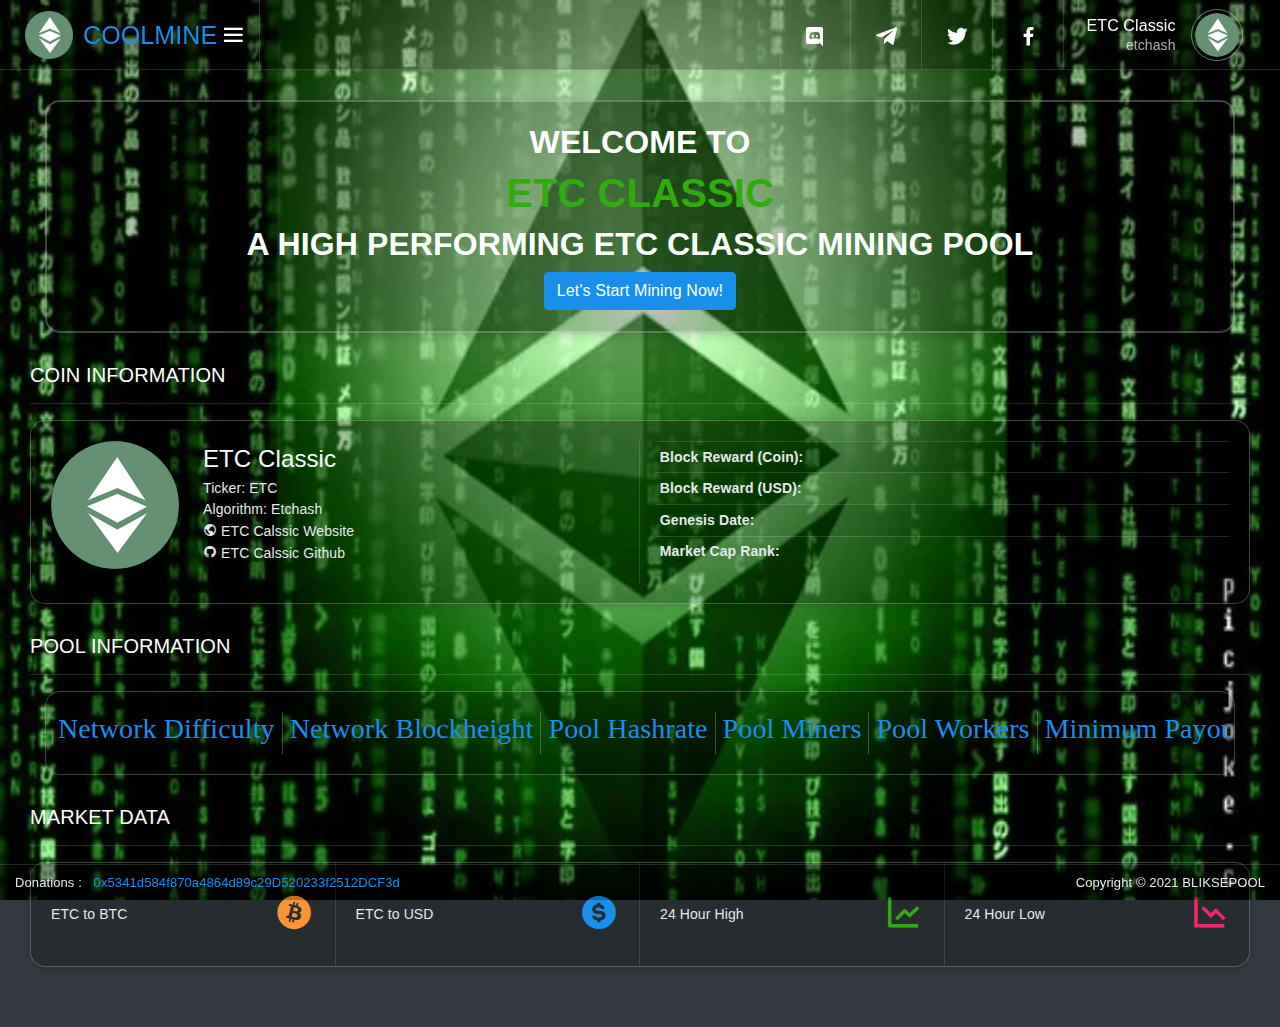
<file: etc.coolmine.com/index.html>
<!DOCTYPE html>
<html lang="en">

<!-- Mirrored from etc.etc.coolmine.com/index.html by HTTrack Website Copier/3.x [XR&CO'2014], Tue, 18 Jan 2022 13:08:48 GMT -->
<head>
	<meta charset="utf-8" />
	<meta name="viewport" content="width=device-width, initial-scale=1, shrink-to-fit=no" />
	<title>Ethereum Classic</title>
	<link rel="icon" href="assets/images/favicon-32x32.png" type="image/png" />
	<link href="assets/plugins/chartist/chartist.css" rel="stylesheet" />
	<link href="assets/plugins/simplebar/css/simplebar.css" rel="stylesheet" />
	<link href="assets/plugins/perfect-scrollbar/css/perfect-scrollbar.css" rel="stylesheet" />
	<link href="assets/plugins/metismenu/css/metisMenu.min.css" rel="stylesheet" />
	<link rel="stylesheet" href="assets/css/bootstrap.min.css" />
	<link rel="stylesheet" href="assets/css/icons.css" />
	<link rel="stylesheet" href="assets/css/app.css" />
</head>
<body class="bg-theme bg-theme8" onhashchange="loadStatsPage()">
	<div class="wrapper">
		<header class="top-header">
			<nav class="navbar navbar-expand">
				<div class="sidebar-header">
					<div class="d-none d-lg-flex">
						<img src="assets/images/logo-icon.png" class="logo-icon-2" alt="" />
					</div>
					<div>
						<h4 class="d-none d-lg-flex logo-text text-info">COOL<span class="text-white"></span><span class="text-info">MINE</span></h4>
					</div>
					<a href="#" class="toggle-btn ml-lg-auto"> <i class="bx bx-menu"></i>
					</a>
				</div>
				<div class="right-topbar ml-auto">
					<ul class="navbar-nav">
						<li class="nav-item dropdown dropdown-lg">
							<a class="nav-link dropdown-toggle dropdown-toggle-nocaret position-relative" href="https://discord.gg/" target='_blank'>
								<i class="bx bxl-discord vertical-align-middle"></i>
							</a>
						</li>
						<li class="nav-item dropdown dropdown-lg">
							<a class="nav-link dropdown-toggle dropdown-toggle-nocaret position-relative" href="https://t.me/" target='_blank'>
								<i class="bx bxl-telegram vertical-align-middle"></i>
							</a>
						</li>
						<li class="nav-item dropdown dropdown-lg">
							<a class="nav-link dropdown-toggle dropdown-toggle-nocaret position-relative" href="https://twitter.com/" target='_blank'>
								<i class="bx bxl-twitter vertical-align-middle"></i>
							</a>
						</li>
						<li class="nav-item dropdown dropdown-lg">
							<a class="nav-link dropdown-toggle dropdown-toggle-nocaret position-relative" href="https://www.facebook.com/" target='_blank'>
								<i class="bx bxl-facebook vertical-align-middle"></i>
							</a>
						</li>
						<li class="nav-item dropdown dropdown-user-profile">
							<a class="nav-link dropdown-toggle dropdown-toggle-nocaret" href="#" data-toggle="dropdown">
								<div class="media user-box align-items-center">
									<div class="media-body user-info">
										<p class="user-name mb-0">ETC Classic</p>
										<p class="designattion mb-0">etchash</p>
									</div>
									<img src="assets/images/etc.png" class="user-img" alt="user avatar">
								</div>
							</a>
						</li>
					</ul>
				</div>
			</nav>
		</header>
		<div class="nav-container">
			<div class="mobile-topbar-header">
				<div class="">
					<img src="assets/images/logo-icon.png" class="logo-icon-2" alt="" />
				</div>
				<div>
					<h4 class="d-none d-lg-flex logo-text text-info">COOL<span class="text-white"></span><span class="text-info">POOL </span></h4>
				</div>
				<a href="#" class="toggle-btn ml-auto"> <i class="bx bx-menu"></i>
				</a>
			</div>
			<nav class="topbar-nav">
				<ul class="metismenu" id="menu">
					<li>
						<a href="index.html">
							<div class="parent-icon text-info"><i class="bx bx-home-alt"></i></div>
							<div class="menu-title text-info">Home</div>
						</a></center>
					</li>
					<li>
						<a href="stats.html">
							<div class="parent-icon"><i class='bx bx-bar-chart-square'></i></div>
							<div class="menu-title">Statistics</div>
						</a>
					</li>
					<li>
						<a href="dashboard.html">
							<div class="parent-icon"><i class="bx bx-tachometer"></i></div>
							<div class="menu-title">Dashboard</div>
						</a>
					</li>
					<li>
						<a href="miners.html">
							<div class="parent-icon"><i class="bx bx-group"></i></div>
							<div class="menu-title">Miners</div>
						</a>
					</li>
					<li>
						<a href="blocks.html">
							<div class="parent-icon"><i class="bx bx-cube-alt"></i></div>
							<div class="menu-title">Blocks</div>
						</a>
					</li>
					<li>
						<a href="payments.html">
							<div class="parent-icon"><i class="bx bx-dollar-circle"></i></div>
							<div class="menu-title">Payments</div>
						</a>
					</li>
					<li>
						<a href="connect.html">
							<div class="parent-icon"> <i class="bx bx-plug"></i></div>
							<div class="menu-title">Get Connected</div>
						</a>
					</li>
					<li>
						<a href="faq.html">
							<div class="parent-icon"><i class="bx bx-help-circle"></i></div>
							<div class="menu-title">FAQ</div>
						</a>
					</li>
				</ul>
			</nav>
		</div>
		<div class="page-wrapper">
			<div class="page-content-wrapper">
				<div class="page-content">
					<div class="col-12">
						<div class="card radius-15 b-2">
							<div class="box-body"><br>
								<h2 class="text-center font-weight-bold">WELCOME TO</h1>
								<h1 class="text-center font-weight-bold text-info"><span class="text-white"></span><span class="text-info"></span><span class="text-success"> ETC CLASSIC</span></h1>
								<h2 class="text-center font-weight-bold">A HIGH PERFORMING ETC CLASSIC MINING POOL</h2>
								<div class="row">
									<div class="col-12">
										<div class="text-center mt-15 mb-25">
											<a href="connect.html" class="btn btn-info mx-auto">Let's start mining now!</a>
										</div>
									</div>
								</div><br>
							</div>
						</div>
					</div>
					<h5 class="mb-0 text-uppercase">Coin Information</h5>
					<hr>
					<div class="user-profile-page">
						<div class="card radius-15 b-1">
							<div class="card-body">
								<div class="row">
									<div class="col-12 col-lg-6 border-right">
										<div class="d-md-flex align-items-center">
											<div class="mb-md-0 mb-3">
												<img src="assets/images/etc.png" class="rounded-circle shadow" width="128" height="128" alt="" />
											</div>
											<div class="ml-md-4 flex-grow-1">
												<div class="d-flex align-items-center mb-1">
													<h4 class="mb-0">ETC Classic</h4>
												</div>
												<p class="mb-0">Ticker: ETC</p>
												<p class="mb-0">Algorithm: Etchash</p>
												<p class="mb-0"><a href="https://ravnecoin.org/" target='_blank'><i class='bx bx-world'></i> ETC Calssic Website</a></p>
												<p class="mb-0"><a href="https://github.com/" target='_blank'><i class='bx bxl-github'></i> ETC Calssic Github</a></p>
											</div>
										</div>
									</div>
									<div class="col-12 col-lg-6">
										<table class="table table-sm table-borderless table-striped mt-md-0 mt-3">
											<tbody>
												<tr>
													<th>Block Reward (Coin):</th>
													<td id="lastBlockReward"></td>
												</tr>
												<tr>
													<th>Block Reward (USD):</th>
													<td id="blockToUSD"></td>
												</tr>
												<tr>
													<th>Genesis Date:</th>
													<td id="genesisDate"></td>
												</tr>
												<tr>
													<th>Market Cap Rank:</th>
													<td id="marketCap"></td>
												</tr>
											</tbody>
										</table>
									</div>
								</div>
							</div>
						</div>
					</div>
					<h5 class="mb-0 text-uppercase">Pool Information</h5>
					<hr>
					<div class="col-12">
						<div class="card radius-15 b-1">
							<div class="card-body">
								<div class="row">
									<ul id="webticker">
										<li class="br-1"><h3 class="mx-15 text-info"> Network Hashrate <span class="text-white"><div id="networkHashrateTicker"></div></span></h3></li>
										<li class="br-1"><h3 class="mx-15 text-info"> Network Difficulty <span class="text-white"><div id="networkDifficultyTicker"></div></span></h3></li>
										<li class="br-1"><h3 class="mx-15 text-info"> Network Blockheight <span class="text-white"><div id="blockchainHeightTicker"></div></span></h3></li>
										<li class="br-1"><h3 class="mx-15 text-info"> Pool Hashrate <span class="text-white"><div id="poolHashrateTicker"></div></span></h3></li>
										<li class="br-1"><h3 class="mx-15 text-info"> Pool Miners <span class="text-white"><div id="poolMinersTicker"></div></span></h3></li>
										<li class="br-1"><h3 class="mx-15 text-info"> Pool Workers <span class="text-white"><div id="poolWorkersTicker"></div></span></h3></li>
										<li class="br-1"><h3 class="mx-15 text-info"> Minimum Payout <span class="text-white"><div id="minPaymentTicker"></div></span></h3></li>
										<li class="br-1"><h3 class="mx-15 text-info"> Payout Scheme <span class="text-white"><div id="payoutShemeTicker"></div></span></h3></li>
										<li class="br-1"><h3 class="mx-15 text-info"> Payment Interval <span class="text-white"><div id="payIntervalTicker"></div></span></h3></li>
										<li class="br-1"><h3 class="mx-15 text-info"> Pool Fee <span class="text-white"><div id="poolFeeTicker"></div></span></h3></li>
									</ul>
								</div>
							</div>
						</div>
					</div>
					<h5 class="mb-0 text-uppercase">Market Data</h5>
					<hr>
					<div class="card radius-15 b-1">
						<div class="row no-gutters row-group">
							<div class="col-12 col-lg-3">
								<div class="card-body">
									<div class="media align-items-center">
										<div class="media-body">
											<p class="mb-0">ETC to BTC</p>
											<h4 class="mb-0 font-weight-bold" id="etcToBTC"></h4>
										</div>
										<div class="font-40 text-warning"><i class='bx bxl-bitcoin'></i>
										</div>
									</div>
								</div>
							</div>
							<div class="col-12 col-lg-3">
								<div class="card-body">
									<div class="media align-items-center">
										<div class="media-body">
											<p class="mb-0">ETC to USD</p>
											<h4 class="mb-0 font-weight-bold" id="etcToUSD"></h4>
										</div>
										<div class="font-40 text-info"><i class='bx bxs-dollar-circle'></i>
										</div>
									</div>
								</div>
							</div>
							<div class="col-12 col-lg-3">
								<div class="card-body">
									<div class="media align-items-center">
										<div class="media-body">
											<p class="mb-0">24 Hour High</p>
											<h4 class="mb-0 font-weight-bold" id="priceHigh"></h4>
										</div>
										<div class="font-40 text-success"><i class='bx bx-line-chart'></i>
										</div>
									</div>
								</div>
							</div>
							<div class="col-12 col-lg-3">
								<div class="card-body">
									<div class="media align-items-center">
										<div class="media-body">
											<p class="mb-0">24 Hour Low</p>
											<h4 class="mb-0 font-weight-bold" id="priceLow"></h4>
										</div>
										<div class="font-40 text-danger"><i class='bx bx-line-chart-down'></i>
										</div>
									</div>
								</div>
							</div>
						</div>
					</div>
				</div>
			</div>
		</div>
		<div class="overlay toggle-btn-mobile"></div>
		<a href="javaScript:;" class="back-to-top"><i class='bx bxs-up-arrow-alt'></i></a>
		<div class="footer">
			<div class="d-flex align-items-center justify-content-between flex-wrap">
				<ul class="list-inline mb-0">
					<li class="list-inline-item">Donations :</li>
					<li class="list-inline-item text-info">0x5341d584f870a4864d89c29D520233f2512DCF3d</li>
				</ul>
				<p class="mb-0">Copyright © 2021 <a href="https://etc.coolmine.com/" target="_blank">BLIKSEPOOL</a>
				</p>
			</div>
		</div>
	</div>
	<script src="assets/js/jquery.min.js"></script>
	<script src="assets/js/popper.min.js"></script>
	<script src="assets/js/bootstrap.min.js"></script>
	<script src="assets/js/app.js"></script>
	<script src="assets/js/etc.js"></script>
	<script src="assets/plugins/webticker/jquery.webticker.min.js"></script>
	<script src="assets/plugins/chartist/chartist.js"></script>
	<script src="assets/plugins/simplebar/js/simplebar.min.js"></script>
	<script src="assets/plugins/metismenu/js/metisMenu.min.js"></script>
	<script src="assets/plugins/perfect-scrollbar/js/perfect-scrollbar.js"></script>
	<script type="text/javascript">
		$(document).ready(function() {
			loadStatsPage();
		});
	</script>
</body>

<!-- Mirrored from etc.etc.coolmine.com/index.html by HTTrack Website Copier/3.x [XR&CO'2014], Tue, 18 Jan 2022 13:08:54 GMT -->
</html>
</file>
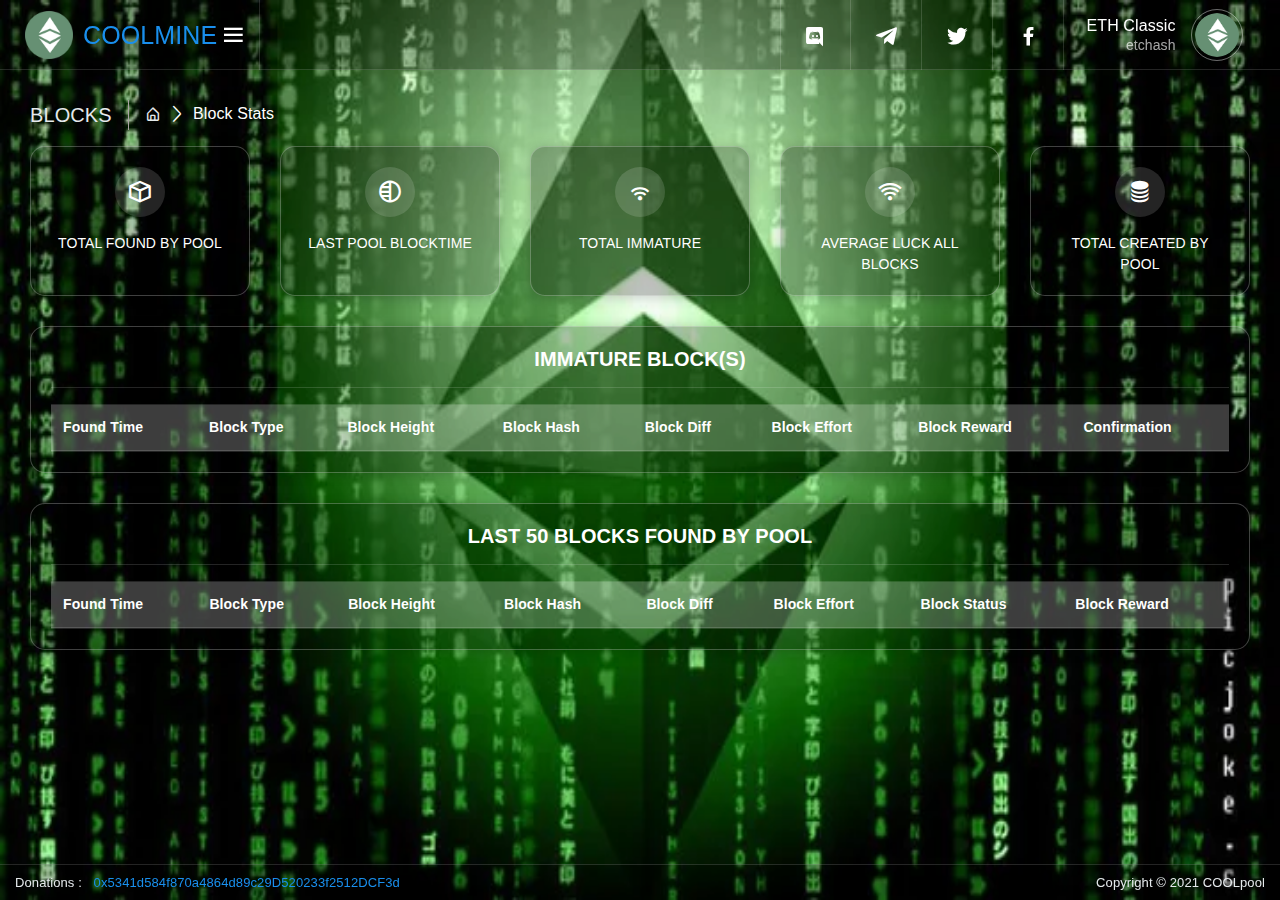
<file: etc.coolmine.com/blocks.html>
<!DOCTYPE html>
<html lang="en">

<!-- Mirrored from etc.etc.coolmine.com/blocks.html by HTTrack Website Copier/3.x [XR&CO'2014], Tue, 18 Jan 2022 13:09:01 GMT -->
<head>
	<meta charset="utf-8" />
	<meta name="viewport" content="width=device-width, initial-scale=1, shrink-to-fit=no" />
	<title>Ethereum Classic</title>
	<link rel="icon" href="assets/images/favicon-32x32.png" type="image/png" />
	<link href="assets/plugins/chartist/chartist.css" rel="stylesheet" />
	<link href="assets/plugins/simplebar/css/simplebar.css" rel="stylesheet" />
	<link href="assets/plugins/perfect-scrollbar/css/perfect-scrollbar.css" rel="stylesheet" />
	<link href="assets/plugins/metismenu/css/metisMenu.min.css" rel="stylesheet" />
	<link rel="stylesheet" href="assets/css/bootstrap.min.css" />
	<link rel="stylesheet" href="assets/css/icons.css" />
	<link rel="stylesheet" href="assets/css/app.css" />
</head>
<body class="bg-theme bg-theme8" onhashchange="loadBlocksOverviewPage()">
	<div class="wrapper">
		<header class="top-header">
			<nav class="navbar navbar-expand">
				<div class="sidebar-header">
					<div class="d-none d-lg-flex">
						<img src="assets/images/logo-icon.png" class="logo-icon-2" alt="" />
					</div>
					<div>
						<h4 class="d-none d-lg-flex logo-text text-info">COOL<span class="text-white"></span><span class="text-info">MINE</span></h4>
					</div>
					<a href="#" class="toggle-btn ml-lg-auto"> <i class="bx bx-menu"></i>
					</a>
				</div>
				<div class="right-topbar ml-auto">
					<ul class="navbar-nav">
						<li class="nav-item dropdown dropdown-lg">
							<a class="nav-link dropdown-toggle dropdown-toggle-nocaret position-relative" href="https://discord.gg/" target='_blank'>
								<i class="bx bxl-discord vertical-align-middle"></i>
							</a>
						</li>
						<li class="nav-item dropdown dropdown-lg">
							<a class="nav-link dropdown-toggle dropdown-toggle-nocaret position-relative" href="https://t.me/" target='_blank'>
								<i class="bx bxl-telegram vertical-align-middle"></i>
							</a>
						</li>
						<li class="nav-item dropdown dropdown-lg">
							<a class="nav-link dropdown-toggle dropdown-toggle-nocaret position-relative" href="https://twitter.com/" target='_blank'>
								<i class="bx bxl-twitter vertical-align-middle"></i>
							</a>
						</li>
						<li class="nav-item dropdown dropdown-lg">
							<a class="nav-link dropdown-toggle dropdown-toggle-nocaret position-relative" href="https://www.facebook.com/" target='_blank'>
								<i class="bx bxl-facebook vertical-align-middle"></i>
							</a>
						</li>
						<li class="nav-item dropdown dropdown-user-profile">
							<a class="nav-link dropdown-toggle dropdown-toggle-nocaret" href="#" data-toggle="dropdown">
								<div class="media user-box align-items-center">
									<div class="media-body user-info">
										<p class="user-name mb-0">ETH Classic</p>
										<p class="designattion mb-0">etchash</p>
									</div>
									<img src="assets/images/etc.png" class="user-img" alt="user avatar">
								</div>
							</a>
						</li>
					</ul>
				</div>
			</nav>
		</header>
		<div class="nav-container">
			<div class="mobile-topbar-header">
				<div class="">
					<img src="assets/images/logo-icon.png" class="logo-icon-2" alt="" />
				</div>
				<div>
					<h4 class="d-none d-lg-flex logo-text text-info">POOL<span class="text-white">2</span><span class="text-info">MINE </span></h4>
				</div>
				<a href="#" class="toggle-btn ml-auto"> <i class="bx bx-menu"></i>
				</a>
			</div>
			<nav class="topbar-nav">
				<ul class="metismenu" id="menu">
					<li>
						<a href="index.html">
							<div class="parent-icon"><i class="bx bx-home-alt"></i></div>
							<div class="menu-title">Home</div>
						</a></center>
					</li>
					<li>
						<a href="stats.html">
							<div class="parent-icon"><i class='bx bx-bar-chart-square'></i></div>
							<div class="menu-title">Statistics</div>
						</a>
					</li>
					<li>
						<a href="dashboard.html">
							<div class="parent-icon"><i class="bx bx-tachometer"></i></div>
							<div class="menu-title">Dashboard</div>
						</a>
					</li>
					<li>
						<a href="miners.html">
							<div class="parent-icon"><i class="bx bx-group"></i></div>
							<div class="menu-title">Miners</div>
						</a>
					</li>
					<li>
						<a href="blocks.html">
							<div class="parent-icon text-info"><i class="bx bx-cube-alt"></i></div>
							<div class="menu-title text-info">Blocks</div>
						</a>
					</li>
					<li>
						<a href="payments.html">
							<div class="parent-icon"> <i class="bx bx-dollar-circle"></i></div>
							<div class="menu-title">Payments</div>
						</a>
					</li>
					<li>
						<a href="connect.html">
							<div class="parent-icon"> <i class="bx bx-plug"></i></div>
							<div class="menu-title">Get Connected</div>
						</a>
					</li>
					<li>
						<a href="faq.html">
							<div class="parent-icon"><i class="bx bx-help-circle"></i></div>
							<div class="menu-title">FAQ</div>
						</a>
					</li>
				</ul>
			</nav>
		</div>
		<div class="page-wrapper">
			<div class="page-content-wrapper">
				<div class="page-content">
					<div class="page-breadcrumb d-none d-md-flex align-items-center mb-3">
						<div class="breadcrumb-title pr-3">BLOCKS</div>
						<div class="pl-3">
							<nav aria-label="breadcrumb">
								<ol class="breadcrumb mb-0 p-0">
									<li class="breadcrumb-item"><a href="index.html"><i class='bx bx-home-alt'></i></a></li>
									<li class="breadcrumb-item active" aria-current="page">Block Stats</li>
								</ol>
							</nav>
						</div>
					</div>
					<div class="row">
						<div class="col-12 col-lg-12 col-xl-12">
							<div class="card-deck flex-column flex-lg-row">
								<div class="card radius-15 b-1">
									<div class="card-body text-center">
										<div class="widgets-icons mx-auto rounded-circle"><i class='bx bx-cube'></i>
										</div>
										<h4 class="mb-0 font-weight-bold mt-3 text-white" id="totalBlocks"></h4>
										<p class="mb-0 text-white">TOTAL FOUND BY POOL</p>
									</div>
								</div>
								<div class="card radius-15 b-1">
									<div class="card-body text-center">
										<div class="widgets-icons mx-auto rounded-circle"><i class='bx bx-tone'></i>
										</div>
										<h4 class="mb-0 font-weight-bold mt-3 text-white" id="lastBlock"></h4>
										<p class="mb-0 text-white">LAST POOL BLOCKTIME</p>
									</div>
								</div>
								<div class="card radius-15 b-1">
									<div class="card-body text-center">
										<div class="widgets-icons mx-auto rounded-circle"><i class='bx bx-wifi-2'></i>
										</div>
										<h4 class="mb-0 font-weight-bold mt-3 text-white" id="immature"></h4>
										<p class="mb-0 text-white">TOTAL IMMATURE</p>
									</div>
								</div>
								<div class="card radius-15 b-1">
									<div class="card-body text-center">
										<div class="widgets-icons mx-auto rounded-circle"><i class='bx bx-wifi'></i>
										</div>
										<h4 class="mb-0 font-weight-bold mt-3 text-white" id="avgLuckTotal"></h4>
										<p class="mb-0 text-white">AVERAGE LUCK ALL BLOCKS</p>
									</div>
								</div>
								<div class="card radius-15 b-1">
									<div class="card-body text-center">
										<div class="widgets-icons mx-auto rounded-circle"><i class='bx bxs-coin-stack'></i>
										</div>
										<h4 class="mb-0 font-weight-bold mt-3 text-white" id="totalCoins"></h4>
										<p class="mb-0 text-white">TOTAL CREATED BY POOL</p>
									</div>
								</div>
							</div>
						</div>
					</div>
					<div class="card radius-15 b-1">
						<div class="card-body">
							<div class="card-title">
								<h5 class="mb-0 font-weight-bold"><center>IMMATURE BLOCK(S)</center></h5>
							</div>
							<hr/>
							<div class="table-responsive">
								<table class="table table-striped mb-0">
									<thead class="thead-light">
										<tr>
											<th>Found Time</th>
											<th>Block Type</th>
											<th>Block Height</th>
                            								<th>Block Hash</th>
                            								<th>Block Diff</th>
                           								<th>Block Effort</th>
                            								<th>Block Reward</th>
                            								<th>Confirmation</th>
										</tr>
									</thead>
									<tbody id="immaList"></tbody>
								</table>
							</div>
						</div>
					</div>
					<div class="card radius-15 b-1">
						<div class="card-body">
							<div class="card-title">
								<h5 class="mb-0 font-weight-bold"><center>LAST 50 BLOCKS FOUND BY POOL</center></h5>
							</div>
							<hr/>
							<div class="table-responsive">
								<table class="table table-striped mb-0">
									<thead class="thead-light">
										<tr>
											<th>Found Time</th>
											<th>Block Type</th>
											<th>Block Height</th>
                            								<th>Block Hash</th>
                            								<th>Block Diff</th>
                           								<th>Block Effort</th>
                            								<th>Block Status</th>
                            								<th>Block Reward</th>
										</tr>
									</thead>
									<tbody id="blockList"></tbody>
								</table>
							</div>
						</div>
					</div>
				</div>
			</div>
		</div>
		<div class="overlay toggle-btn-mobile"></div>
		<a href="javaScript:;" class="back-to-top"><i class='bx bxs-up-arrow-alt'></i></a>
		<div class="footer">
			<div class="d-flex align-items-center justify-content-between flex-wrap">
				<ul class="list-inline mb-0">
					<li class="list-inline-item">Donations :</li>
					<li class="list-inline-item text-info">0x5341d584f870a4864d89c29D520233f2512DCF3d</li>
				</ul>
				<p class="mb-0">Copyright © 2021 <a href="https://etc.coolmine.com/" target="_blank">COOLpool</a>
				</p>
			</div>
		</div>
	</div>
	<script src="assets/js/jquery.min.js"></script>
	<script src="assets/js/popper.min.js"></script>
	<script src="assets/js/bootstrap.min.js"></script>
	<script src="assets/js/app.js"></script>
	<script src="assets/js/etc.js"></script>
	<script src="assets/plugins/chartist/chartist.js"></script>
	<script src="assets/plugins/simplebar/js/simplebar.min.js"></script>
	<script src="assets/plugins/metismenu/js/metisMenu.min.js"></script>
	<script src="assets/plugins/perfect-scrollbar/js/perfect-scrollbar.js"></script>
	<script type="text/javascript">
		$(document).ready(function() {
			loadBlocksOverviewPage();
		});
	</script>
</body>

<!-- Mirrored from etc.etc.coolmine.com/blocks.html by HTTrack Website Copier/3.x [XR&CO'2014], Tue, 18 Jan 2022 13:09:01 GMT -->
</html>
</file>
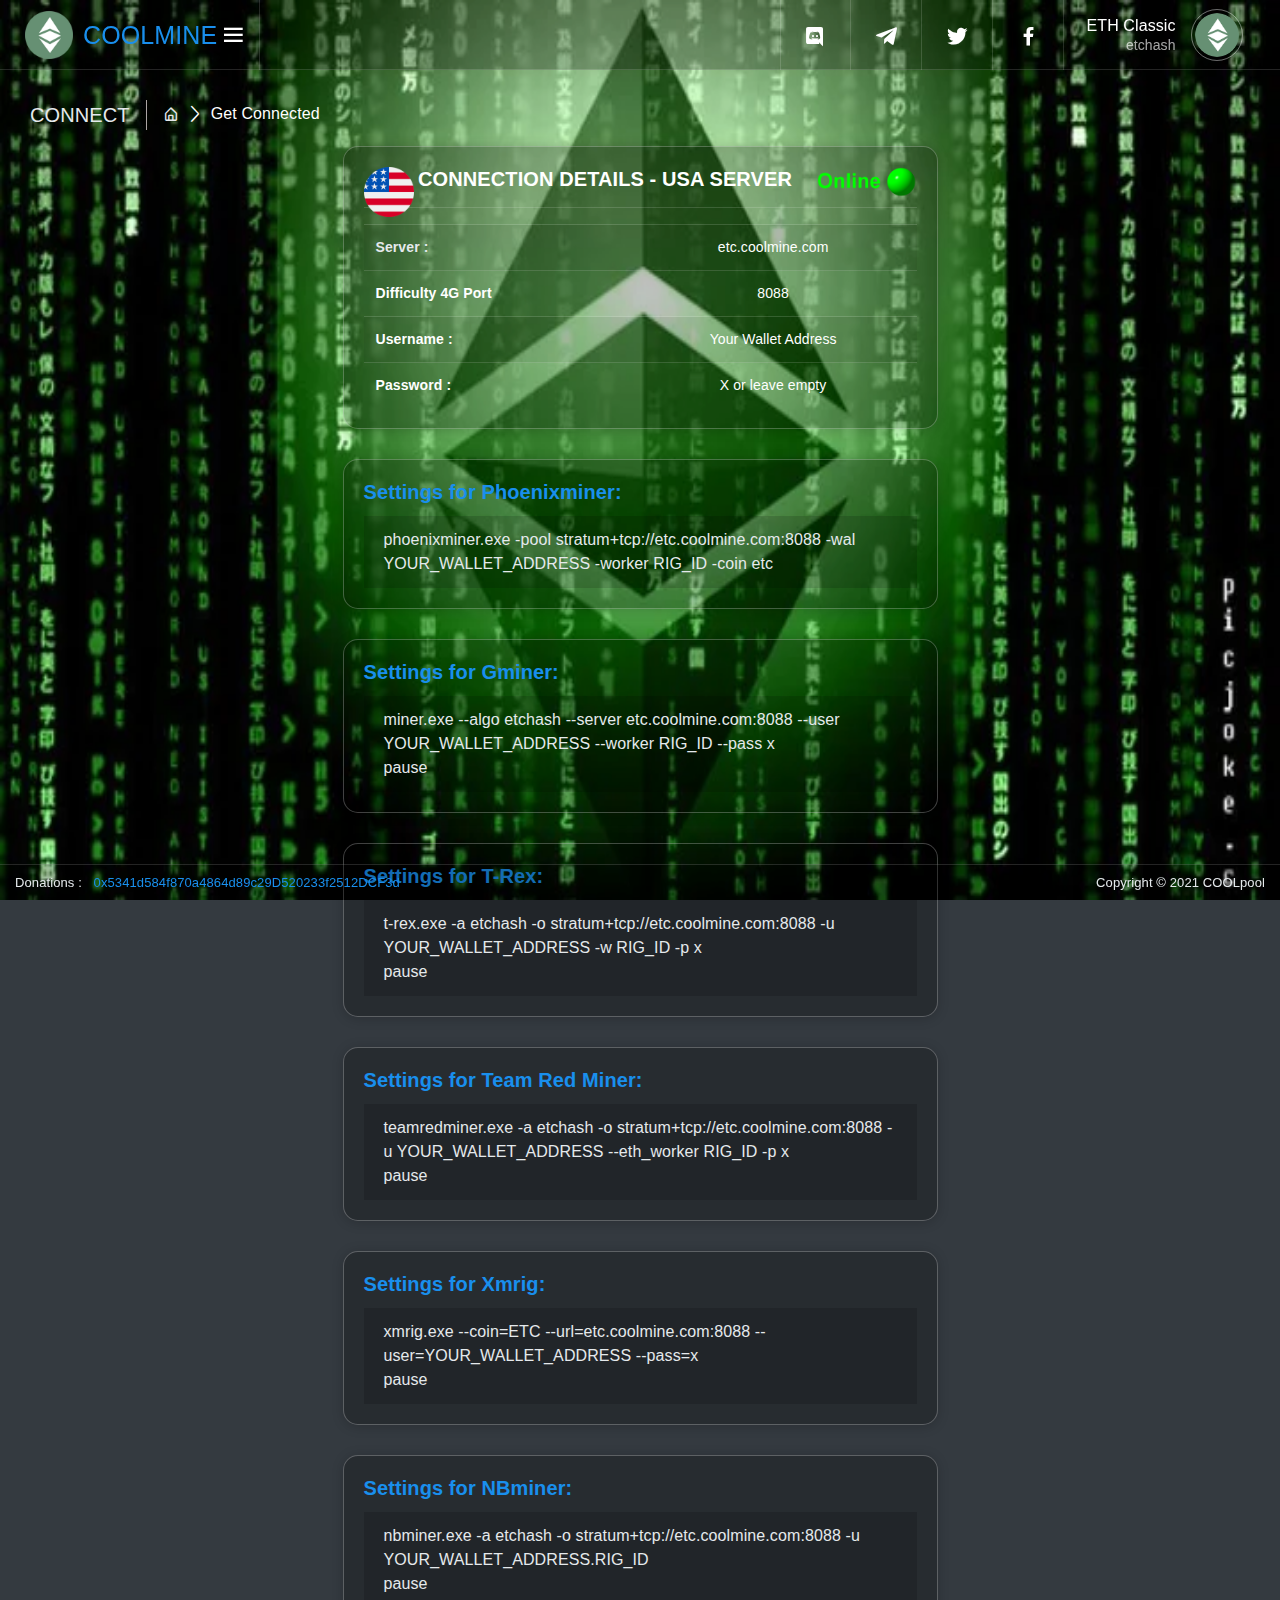
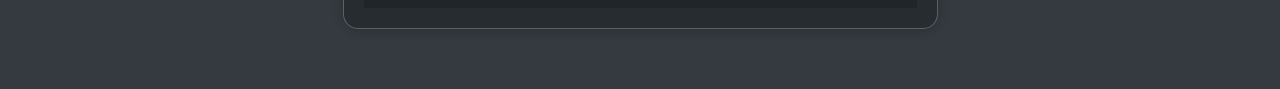
<file: etc.coolmine.com/connect.html>
<!DOCTYPE html>
<html lang="en">

<!-- Mirrored from etc.etc.coolmine.com/connect.html by HTTrack Website Copier/3.x [XR&CO'2014], Tue, 18 Jan 2022 13:09:01 GMT -->
<head>
	<meta charset="utf-8" />
	<meta name="viewport" content="width=device-width, initial-scale=1, shrink-to-fit=no" />
	<title>Ethereum Classic</title>
	<link rel="icon" href="assets/images/favicon-32x32.png" type="image/png" />
	<link href="assets/plugins/chartist/chartist.css" rel="stylesheet" />
	<link href="assets/plugins/simplebar/css/simplebar.css" rel="stylesheet" />
	<link href="assets/plugins/perfect-scrollbar/css/perfect-scrollbar.css" rel="stylesheet" />
	<link href="assets/plugins/metismenu/css/metisMenu.min.css" rel="stylesheet" />
	<link rel="stylesheet" href="assets/css/bootstrap.min.css" />
	<link rel="stylesheet" href="assets/css/icons.css" />
	<link rel="stylesheet" href="assets/css/app.css" />
</head>
<body class="bg-theme bg-theme8">
	<div class="wrapper">
		<header class="top-header">
			<nav class="navbar navbar-expand">
				<div class="sidebar-header">
					<div class="d-none d-lg-flex">
						<img src="assets/images/logo-icon.png" class="logo-icon-2" alt="" />
					</div>
					<div>
						<h4 class="d-none d-lg-flex logo-text text-info">COOL<span class="text-white"></span><span class="text-info">MINE</span></h4>
					</div>
					<a href="#" class="toggle-btn ml-lg-auto"> <i class="bx bx-menu"></i>
					</a>
				</div>
				<div class="right-topbar ml-auto">
					<ul class="navbar-nav">
						<li class="nav-item dropdown dropdown-lg">
							<a class="nav-link dropdown-toggle dropdown-toggle-nocaret position-relative" href="https://discord.gg/" target='_blank'>
								<i class="bx bxl-discord vertical-align-middle"></i>
							</a>
						</li>
						<li class="nav-item dropdown dropdown-lg">
							<a class="nav-link dropdown-toggle dropdown-toggle-nocaret position-relative" href="https://t.me/" target='_blank'>
								<i class="bx bxl-telegram vertical-align-middle"></i>
							</a>
						</li>
						<li class="nav-item dropdown dropdown-lg">
							<a class="nav-link dropdown-toggle dropdown-toggle-nocaret position-relative" href="https://twitter.com/" target='_blank'>
								<i class="bx bxl-twitter vertical-align-middle"></i>
							</a>
						</li>
						<li class="nav-item dropdown dropdown-lg">
							<a class="nav-link dropdown-toggle dropdown-toggle-nocaret position-relative" href="https://www.facebook.com/" target='_blank'>
								<i class="bx bxl-facebook vertical-align-middle"></i>
							</a>
						</li>
						<li class="nav-item dropdown dropdown-user-profile">
							<a class="nav-link dropdown-toggle dropdown-toggle-nocaret" href="#" data-toggle="dropdown">
								<div class="media user-box align-items-center">
									<div class="media-body user-info">
										<p class="user-name mb-0">ETH Classic</p>
										<p class="designattion mb-0">etchash</p>
									</div>
									<img src="assets/images/etc.png" class="user-img" alt="user avatar">
								</div>
							</a>
						</li>
					</ul>
				</div>
			</nav>
		</header>
		<div class="nav-container">
			<div class="mobile-topbar-header">
				<div class="">
					<img src="assets/images/logo-icon.png" class="logo-icon-2" alt="" />
				</div>
				<div>
					<h4 class="d-none d-lg-flex logo-text text-info">COOL<span class="text-white"></span><span class="text-info">MINE</span></h4>
				</div>
				<a href="#" class="toggle-btn ml-auto"> <i class="bx bx-menu"></i>
				</a>
			</div>
			<nav class="topbar-nav">
				<ul class="metismenu" id="menu">
					<li>
						<a href="index.html">
							<div class="parent-icon"><i class="bx bx-home-alt"></i></div>
							<div class="menu-title">Home</div>
						</a></center>
					</li>
					<li>
						<a href="stats.html">
							<div class="parent-icon"><i class='bx bx-bar-chart-square'></i></div>
							<div class="menu-title">Statistics</div>
						</a>
					</li>
					<li>
						<a href="dashboard.html">
							<div class="parent-icon"><i class="bx bx-tachometer"></i></div>
							<div class="menu-title">Dashboard</div>
						</a>
					</li>
					<li>
						<a href="miners.html">
							<div class="parent-icon"><i class="bx bx-group"></i></div>
							<div class="menu-title">Miners</div>
						</a>
					</li>
					<li>
						<a href="blocks.html">
							<div class="parent-icon"><i class="bx bx-cube-alt"></i></div>
							<div class="menu-title">Blocks</div>
						</a>
					</li>
					<li>
						<a href="payments.html">
							<div class="parent-icon"><i class="bx bx-dollar-circle"></i></div>
							<div class="menu-title">Payments</div>
						</a>
					</li>
					<li>
						<a href="connect.html">
							<div class="parent-icon text-info"><i class="bx bx-plug"></i></div>
							<div class="menu-title text-info">Get Connected</div>
						</a>
					</li>
					<li>
						<a href="faq.html">
							<div class="parent-icon"><i class="bx bx-help-circle"></i></div>
							<div class="menu-title">FAQ</div>
						</a>
					</li>
				</ul>
			</nav>
		</div>
		<div class="page-wrapper">
			<div class="page-content-wrapper">
				<div class="page-content">
					<div class="page-breadcrumb d-none d-md-flex align-items-center mb-3">
						<div class="breadcrumb-title pr-3">CONNECT</div>
						<div class="pl-3">
							<nav aria-label="breadcrumb">
								<ol class="breadcrumb mb-0 p-0">
									<li class="breadcrumb-item"><a href="index.html"><i class='bx bx-home-alt'></i></a></li>
									<li class="breadcrumb-item active" aria-current="page">Get Connected</li>
								</ol>
							</nav>
						</div>
					</div>
					<div class="row justify-content-center">
						<div class="col-6 col-lg-6 col-xl-6">
							<div class="card radius-15 b-1">
								<div class="card-body">
									<div class="card-title">
                                                                                <img class="avatar avatar-xxl avatar-bordered" src="assets/images/usa.png" alt="" style="width:50px;height:50px;float:left;">
                                                                                <img class="avatar avatar-xxl avatar-bordered" src="assets/images/online.png" alt="" style="width:120px;height:30px;float:right;">
										<h5 class="mb-0 font-weight-bold"><center>CONNECTION DETAILS - USA SERVER</center></h5>
									</div>
									<hr/>
									<div class="table-responsive">
										<table class="table table-striped mb-0">
											<tbody>
												<tr>
												<th class=text-white'>Server :</th>
												<td class='text-white' style='text-align:center'>etc.coolmine.com</td>
												</tr>
												<tr>
												<th class='text-white'>Difficulty 4G Port</th>
												<td class='text-white' style='text-align:center'>8088</td>
												</tr>
												<tr>
												<th class='text-white'>Username :</th>
												<td class='text-white' style='text-align:center'>Your Wallet Address</td>
												</tr>
												<tr>
												<th class='text-white'>Password :</th>
												<td class='text-white' style='text-align:center'>X or leave empty</td>
												</tr>
											</tbody>
										</table>
									</div>
								</div>
							</div>
						</div>
					</div>
                                        <div class="row justify-content-center">
                                                <div class="col-6">
                                                        <div class="card radius-15 b-1">
                                                                <div class="card-body">
                                                                        <h5 class="card-title font-weight-bold text-info">Settings for Phoenixminer:</h5>
                                                                        <ul class="list-group list-group-flush">
                                                                                <li class="list-group-item font-16">phoenixminer.exe -pool stratum+tcp://etc.coolmine.com:8088 -wal YOUR_WALLET_ADDRESS -worker RIG_ID -coin etc
                                                                        </ul>
                                                                </div>
                                                        </div>
                                                </div>
                                        </div>
					<div class="row justify-content-center">
						<div class="col-6">
							<div class="card radius-15 b-1">
								<div class="card-body">
									<h5 class="card-title font-weight-bold text-info">Settings for Gminer:</h5>
									<ul class="list-group list-group-flush">
										<li class="list-group-item font-16">miner.exe --algo etchash --server etc.coolmine.com:8088 --user YOUR_WALLET_ADDRESS --worker RIG_ID --pass x<br/>pause</li>
									</ul>
								</div>
							</div>
						</div>
					</div>
					<div class="row justify-content-center">
						<div class="col-6">
							<div class="card radius-15 b-1">
								<div class="card-body">
									<h5 class="card-title font-weight-bold text-info">Settings for T-Rex:</h5>
									<ul class="list-group list-group-flush">
										<li class="list-group-item font-16">t-rex.exe -a etchash -o stratum+tcp://etc.coolmine.com:8088 -u YOUR_WALLET_ADDRESS -w RIG_ID -p x<br/>pause</li>
									</ul>
								</div>
							</div>
						</div>
					</div>
					<div class="row justify-content-center">
						<div class="col-6">
							<div class="card radius-15 b-1">
								<div class="card-body">
									<h5 class="card-title font-weight-bold text-info">Settings for Team Red Miner:</h5>
									<ul class="list-group list-group-flush">
										<li class="list-group-item font-16">teamredminer.exe -a etchash -o stratum+tcp://etc.coolmine.com:8088 -u YOUR_WALLET_ADDRESS --eth_worker RIG_ID -p x<br/>pause</li>
									</ul>
								</div>
							</div>
						</div>
					</div>
					<div class="row justify-content-center">
						<div class="col-6">
							<div class="card radius-15 b-1">
								<div class="card-body">
									<h5 class="card-title font-weight-bold text-info">Settings for Xmrig:</h5>
									<ul class="list-group list-group-flush">
										<li class="list-group-item font-16">xmrig.exe --coin=ETC --url=etc.coolmine.com:8088 --user=YOUR_WALLET_ADDRESS --pass=x<br/>pause</li>
									</ul>
								</div>
							</div>
						</div>
					</div>
					<div class="row justify-content-center">
						<div class="col-6">
							<div class="card radius-15 b-1">
								<div class="card-body">
									<h5 class="card-title font-weight-bold text-info">Settings for NBminer:</h5>
									<ul class="list-group list-group-flush">
										<li class="list-group-item font-16">nbminer.exe -a etchash -o stratum+tcp://etc.coolmine.com:8088 -u YOUR_WALLET_ADDRESS.RIG_ID<br/>pause</li>
									</ul>
								</div>
							</div>
						</div>
					</div>
				</div>
			</div>
		</div>
		<div class="overlay toggle-btn-mobile"></div>
		<a href="javaScript:;" class="back-to-top"><i class='bx bxs-up-arrow-alt'></i></a>
		<div class="footer">
			<div class="d-flex align-items-center justify-content-between flex-wrap">
				<ul class="list-inline mb-0">
					<li class="list-inline-item">Donations :</li>
					<li class="list-inline-item text-info">0x5341d584f870a4864d89c29D520233f2512DCF3d</li>
				</ul>
				<p class="mb-0">Copyright © 2021 <a href="https://prop.COOLpool.com/" target="_blank">COOLpool</a>
				</p>
			</div>
		</div>
	</div>
	<script src="assets/js/jquery.min.js"></script>
	<script src="assets/js/popper.min.js"></script>
	<script src="assets/js/bootstrap.min.js"></script>
	<script src="assets/js/app.js"></script>
	<script src="assets/js/etc.js"></script>
	<script src="assets/plugins/chartist/chartist.js"></script>
	<script src="assets/plugins/simplebar/js/simplebar.min.js"></script>
	<script src="assets/plugins/metismenu/js/metisMenu.min.js"></script>
	<script src="assets/plugins/perfect-scrollbar/js/perfect-scrollbar.js"></script>
	<script type="text/javascript">
		$(document).ready(function() {
			loadConnectOverviewPage();
		});
	</script>
</body>

<!-- Mirrored from etc.prop.COOLpool.com/connect.html by HTTrack Website Copier/3.x [XR&CO'2014], Tue, 18 Jan 2022 13:09:02 GMT -->
</html>
</file>
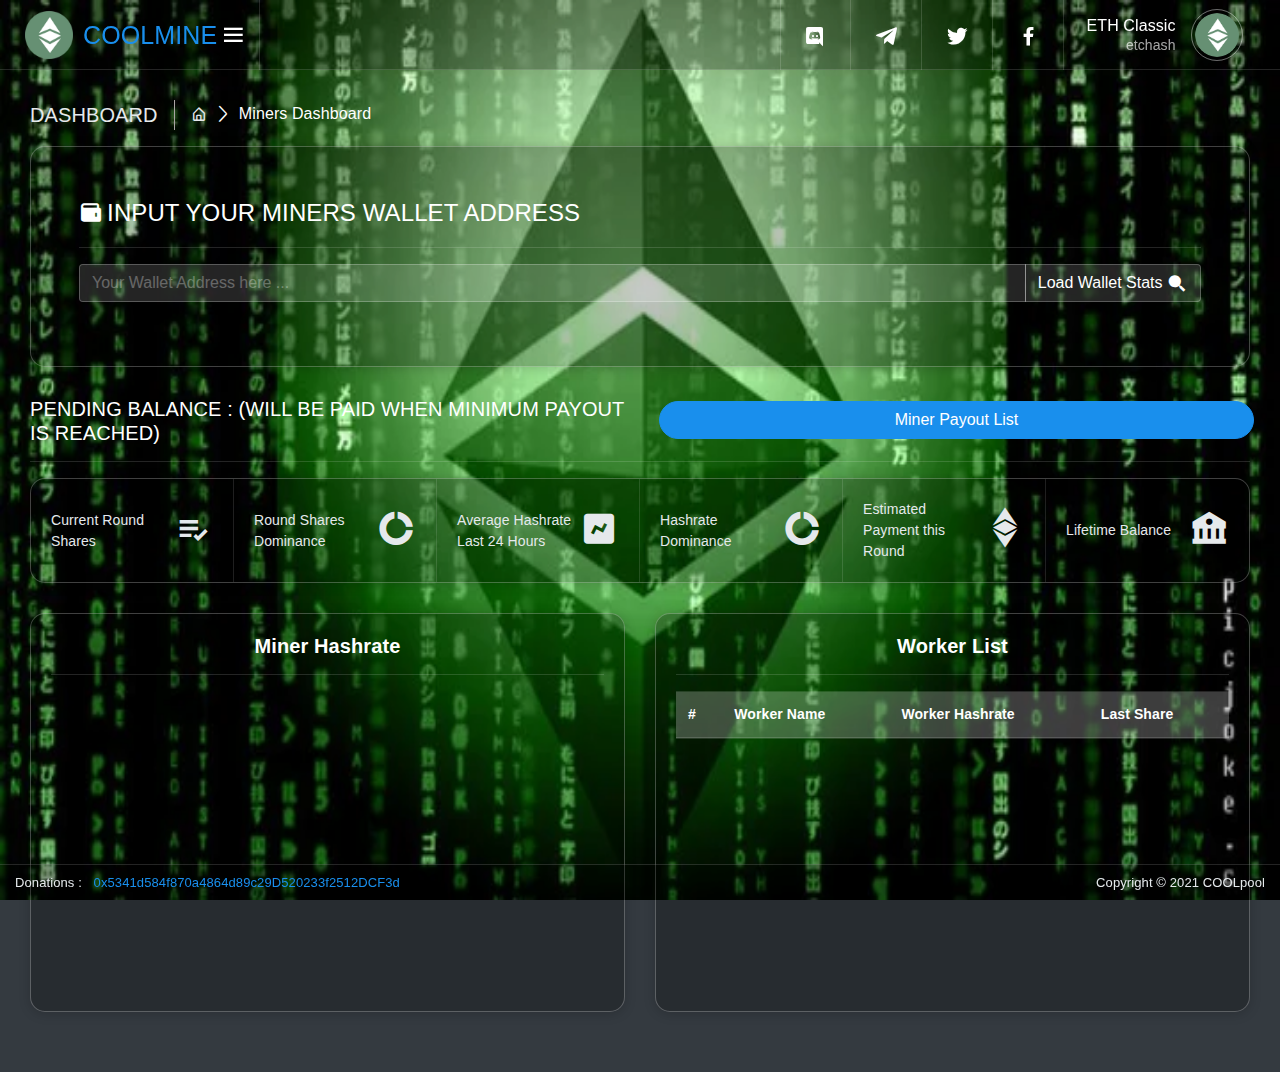
<file: etc.coolmine.com/dashboard.html>
<!DOCTYPE html>
<html lang="en">

<!-- Mirrored from etc.etc.coolmine.com/dashboard.html by HTTrack Website Copier/3.x [XR&CO'2014], Tue, 18 Jan 2022 13:09:01 GMT -->
<head>
	<meta charset="utf-8" />
	<meta name="viewport" content="width=device-width, initial-scale=1, shrink-to-fit=no" />
	<title>Ethereum Classic</title>
	<link rel="icon" href="assets/images/favicon-32x32.png" type="image/png" />
	<link href="assets/plugins/chartist/chartist.css" rel="stylesheet" />
	<link href="assets/plugins/simplebar/css/simplebar.css" rel="stylesheet" />
	<link href="assets/plugins/perfect-scrollbar/css/perfect-scrollbar.css" rel="stylesheet" />
	<link href="assets/plugins/metismenu/css/metisMenu.min.css" rel="stylesheet" />
	<link rel="stylesheet" href="assets/css/bootstrap.min.css" />
	<link rel="stylesheet" href="assets/css/icons.css" />
	<link rel="stylesheet" href="assets/css/app.css" />
</head>
<body class="bg-theme bg-theme8" onhashchange="loadDashboardPage()">
	<div class="wrapper">
		<header class="top-header">
			<nav class="navbar navbar-expand">
				<div class="sidebar-header">
					<div class="d-none d-lg-flex">
						<img src="assets/images/logo-icon.png" class="logo-icon-2" alt="" />
					</div>
					<div>
						<h4 class="d-none d-lg-flex logo-text text-info">COOL<span class="text-white"></span><span class="text-info">MINE</span></h4>
					</div>
					<a href="#" class="toggle-btn ml-lg-auto"> <i class="bx bx-menu"></i>
					</a>
				</div>
				<div class="right-topbar ml-auto">
					<ul class="navbar-nav">
						<li class="nav-item dropdown dropdown-lg">
							<a class="nav-link dropdown-toggle dropdown-toggle-nocaret position-relative" href="https://discord.gg/" target='_blank'>
								<i class="bx bxl-discord vertical-align-middle"></i>
							</a>
						</li>
						<li class="nav-item dropdown dropdown-lg">
							<a class="nav-link dropdown-toggle dropdown-toggle-nocaret position-relative" href="https://t.me/" target='_blank'>
								<i class="bx bxl-telegram vertical-align-middle"></i>
							</a>
						</li>
						<li class="nav-item dropdown dropdown-lg">
							<a class="nav-link dropdown-toggle dropdown-toggle-nocaret position-relative" href="https://twitter.com/" target='_blank'>
								<i class="bx bxl-twitter vertical-align-middle"></i>
							</a>
						</li>
						<li class="nav-item dropdown dropdown-lg">
							<a class="nav-link dropdown-toggle dropdown-toggle-nocaret position-relative" href="https://www.facebook.com/" target='_blank'>
								<i class="bx bxl-facebook vertical-align-middle"></i>
							</a>
						</li>
						<li class="nav-item dropdown dropdown-user-profile">
							<a class="nav-link dropdown-toggle dropdown-toggle-nocaret" href="#" data-toggle="dropdown">
								<div class="media user-box align-items-center">
									<div class="media-body user-info">
										<p class="user-name mb-0">ETH Classic</p>
										<p class="designattion mb-0">etchash</p>
									</div>
									<img src="assets/images/etc.png" class="user-img" alt="user avatar">
								</div>
							</a>
						</li>
					</ul>
				</div>
			</nav>
		</header>
		<div class="nav-container">
			<div class="mobile-topbar-header">
				<div class="">
					<img src="assets/images/logo-icon.png" class="logo-icon-2" alt="" />
				</div>
				<div>
					<h4 class="d-none d-lg-flex logo-text text-info">POOL<span class="text-white">2</span><span class="text-info">MINE </span></h4>
				</div>
				<a href="#" class="toggle-btn ml-auto"> <i class="bx bx-menu"></i>
				</a>
			</div>
			<nav class="topbar-nav">
				<ul class="metismenu" id="menu">
					<li>
						<a href="index.html">
							<div class="parent-icon"><i class="bx bx-home-alt"></i></div>
							<div class="menu-title">Home</div>
						</a></center>
					</li>
					<li>
						<a href="stats.html">
							<div class="parent-icon"><i class='bx bx-bar-chart-square'></i></div>
							<div class="menu-title">Statistics</div>
						</a>
					</li>
					<li>
						<a href="dashboard.html">
							<div class="parent-icon text-info"><i class="bx bx-tachometer"></i></div>
							<div class="menu-title text-info">Dashboard</div>
						</a>
					</li>
					<li>
						<a href="miners.html">
							<div class="parent-icon"><i class="bx bx-group"></i></div>
							<div class="menu-title">Miners</div>
						</a>
					</li>
					<li>
						<a href="blocks.html">
							<div class="parent-icon"><i class="bx bx-cube-alt"></i></div>
							<div class="menu-title">Blocks</div>
						</a>
					</li>
					<li>
						<a href="payments.html">
							<div class="parent-icon"> <i class="bx bx-dollar-circle"></i></div>
							<div class="menu-title">Payments</div>
						</a>
					</li>
					<li>
						<a href="connect.html">
							<div class="parent-icon"> <i class="bx bx-plug"></i></div>
							<div class="menu-title">Get Connected</div>
						</a>
					</li>
					<li>
						<a href="faq.html">
							<div class="parent-icon"><i class="bx bx-help-circle"></i></div>
							<div class="menu-title">FAQ</div>
						</a>
					</li>
				</ul>
			</nav>
		</div>
		<div class="page-wrapper">
			<!--page-content-wrapper-->
			<div class="page-content-wrapper">
				<div class="page-content">
					<div class="page-breadcrumb d-none d-md-flex align-items-center mb-3">
						<div class="breadcrumb-title pr-3">DASHBOARD</div>
						<div class="pl-3">
							<nav aria-label="breadcrumb">
								<ol class="breadcrumb mb-0 p-0">
									<li class="breadcrumb-item"><a href="index.html"><i class='bx bx-home-alt'></i></a></li>
									<li class="breadcrumb-item active" aria-current="page">Miners Dashboard</li>
								</ol>
							</nav>
						</div>
					</div>
					<div class="row">
						<div class="col-12 col-lg-12">
							<div class="card radius-15 b-1">
								<div class="card-body p-5">
									<div class="card-title d-flex align-items-center">
										<div><i class='bx bxs-wallet mr-1 font-24 text-white'></i>
										</div>
										<h4 class="mb-0 text-white">INPUT YOUR MINERS WALLET ADDRESS</h4>
									</div>
									<hr/>
									<div class="input-group mb-3 align-items-center">
										<input type="text" class="form-control" id="walletAddress" placeholder="Your Wallet Address here ...">
										<div class="input-group-append align-items-center">
											<button id="load-wallet" onClick="loadWallet(this.id)" type="submit" class="btn btn-light" type="button">Load Wallet Stats <i class='bx bxs-search-alt-2 text-white'></i></button>
										</div>
									</div>
									<div class="clearfix"></div>
								</div>
							</div>
						</div>
					</div>
					<div class="row">
						<div class="col-12 col-lg-6 align-items-center">
							<h5 class="mb-0 text-uppercase">Pending Balance : <span class="font-weight-bold text-success" id="pendingBalance"></span><span class="text-white"> (will be paid when minimum payout is reached) </span></h5>
						</div>
						<div class="col-12 col-lg-6 align-items-center">
							<button type="button" class="btn btn-info m-1 btn-block px-5 radius-30" data-toggle="modal" data-target="#minerPayouts">Miner Payout List</button>
							<div class="modal fade" id="minerPayouts" tabindex="-1" role="dialog" aria-hidden="true">
								<div class="modal-dialog modal-dialog-centered">
									<div class="modal-content radius-30 border-lg-top-white">
										<div class="modal-header border-bottom-0">
											<button type="button" class="close" data-dismiss="modal" aria-label="Close"><span aria-hidden="true">&times;</span></button>
										</div>
										<div class="modal-body p-4">
											<div class="align-items-center"><center><span><img src="assets/images/etc.png" class="header-icon" width="24" height="24" alt="coinlogopayout"></span>&nbsp;&nbsp;<span class="font-18 text-white">Ethereum Classic</span></center></div>
											<hr/>
											<h5 class="text-center">Your Payouts</h5>
											<hr/>
											<br/>
											<div class="table-responsive">
												<table class="table table-striped mb-0">
													<thead class="thead-light">
														<tr>
															<th>#</th>
															<th>Date</th>
															<th>Amount</th>
                        	    											<th>TX Hash</th>
														</tr>
													</thead>
													<tbody id="wpaymentList"></tbody>
												</table>
											</div>
										</div>
									</div>
								</div>
							</div>
						</div>
					</div>
					<hr>
					<div class="card radius-15 b-1">
						<div class="row no-gutters row-group">
							<div class="col-12 col-lg-2">
								<div class="card-body">
									<div class="media align-items-center">
										<div class="media-body">
											<h4 class="mb-0 font-weight-bold" id="minerShares"></h4>
											<p class="mb-0">Current Round Shares</p>
										</div>
										<div class="font-40"><i class='bx bx-list-check'></i>
										</div>
									</div>
								</div>
							</div>
							<div class="col-12 col-lg-2">
								<div class="card-body">
									<div class="media align-items-center">
										<div class="media-body">
											<h4 class="mb-0 font-weight-bold" id="minerSharesDominance"></h4>
											<p class="mb-0">Round Shares Dominance</p>
										</div>
										<div class="font-40"><i class='bx bxs-doughnut-chart'></i>
										</div>
									</div>
								</div>
							</div>
							<div class="col-12 col-lg-2">
								<div class="card-body">
									<div class="media align-items-center">
										<div class="media-body">
											<h4 class="mb-0 font-weight-bold" id="avgHash"></h4>
											<p class="mb-0">Average Hashrate Last 24 Hours</p>
										</div>
										<div class="font-40"><i class='bx bxs-chart'></i>
										</div>
									</div>
								</div>
							</div>
							<div class="col-12 col-lg-2">
								<div class="card-body">
									<div class="media align-items-center">
										<div class="media-body">
											<h4 class="mb-0 font-weight-bold" id="minerPercent"></h4>
											<p class="mb-0">Hashrate Dominance</p>
										</div>
										<div class="font-40"><i class='bx bxs-doughnut-chart'></i>
										</div>
									</div>
								</div>
							</div>
							<div class="col-12 col-lg-2">
								<div class="card-body">
									<div class="media align-items-center">
										<div class="media-body">
											<h4 class="mb-0 font-weight-bold" id="avgPayout"></h4>
											<p class="mb-0">Estimated Payment this Round</p>
										</div>
										<div class="font-40"><crypto class="cf cf-etc"></crypto>
										</div>
									</div>
								</div>
							</div>
							<div class="col-12 col-lg-2">
								<div class="card-body">
									<div class="media align-items-center">
										<div class="media-body">
											<h4 class="mb-0 font-weight-bold" id="lifetimeBalance"></h4>
											<p class="mb-0">Lifetime Balance</p>
										</div>
										<div class="font-40"><i class='bx bxs-bank'></i>
										</div>
									</div>
								</div>
							</div>
						</div>
					</div>
					<div class="card-deck flex-column flex-lg-row">
						<div class="card radius-15 b-1">
							<div class="card-body">
								<div class="card-title">
									<h5 class="mb-0 font-weight-bold"><center>Miner Hashrate</center></h5>
								</div>
								<hr/>
								<div class="chart-container" id="chartDashboardHashrate"></div>
							</div>
						</div>
						<div class="card radius-15 b-1">
							<div class="card-body">
								<div class="card-title">
									<h5 class="mb-0 font-weight-bold"><center>Worker List</center></h5>
								</div>
								<hr/>
								<div class="table-responsive">
									<table class="table table-striped mb-0">
										<thead class="thead-light">
											<tr>
												<th>#</th>
												<th>Worker Name</th>
												<th>Worker Hashrate</th>
                        	    								<th>Last Share</th>
											</tr>
										</thead>
										<tbody id="workerList"></tbody>
									</table>
								</div>
							</div>
						</div>
					</div>
				</div>
			</div>
		</div>
		<div class="overlay toggle-btn-mobile"></div>
		<a href="javaScript:;" class="back-to-top"><i class='bx bxs-up-arrow-alt'></i></a>
		<div class="footer">
			<div class="d-flex align-items-center justify-content-between flex-wrap">
				<ul class="list-inline mb-0">
					<li class="list-inline-item">Donations :</li>
					<li class="list-inline-item text-info">0x5341d584f870a4864d89c29D520233f2512DCF3d</li>
				</ul>
				<p class="mb-0">Copyright © 2021 <a href="https://etc.coolmine.com/" target="_blank">COOLpool</a>
				</p>
			</div>
		</div>
	</div>
	<script src="assets/js/jquery.min.js"></script>
	<script src="assets/js/popper.min.js"></script>
	<script src="assets/js/bootstrap.min.js"></script>
	<script src="assets/js/app.js"></script>
	<script src="assets/js/etc.js"></script>
	<script src="assets/plugins/chartist/chartist.js"></script>
	<script src="assets/plugins/simplebar/js/simplebar.min.js"></script>
	<script src="assets/plugins/metismenu/js/metisMenu.min.js"></script>
	<script src="assets/plugins/perfect-scrollbar/js/perfect-scrollbar.js"></script>
	<script type="text/javascript">
		$(document).ready(function() {
			loadDashboardPage();
		});
	</script>
</body>

<!-- Mirrored from etc.etc.coolmine.com/dashboard.html by HTTrack Website Copier/3.x [XR&CO'2014], Tue, 18 Jan 2022 13:09:01 GMT -->
</html>
</file>
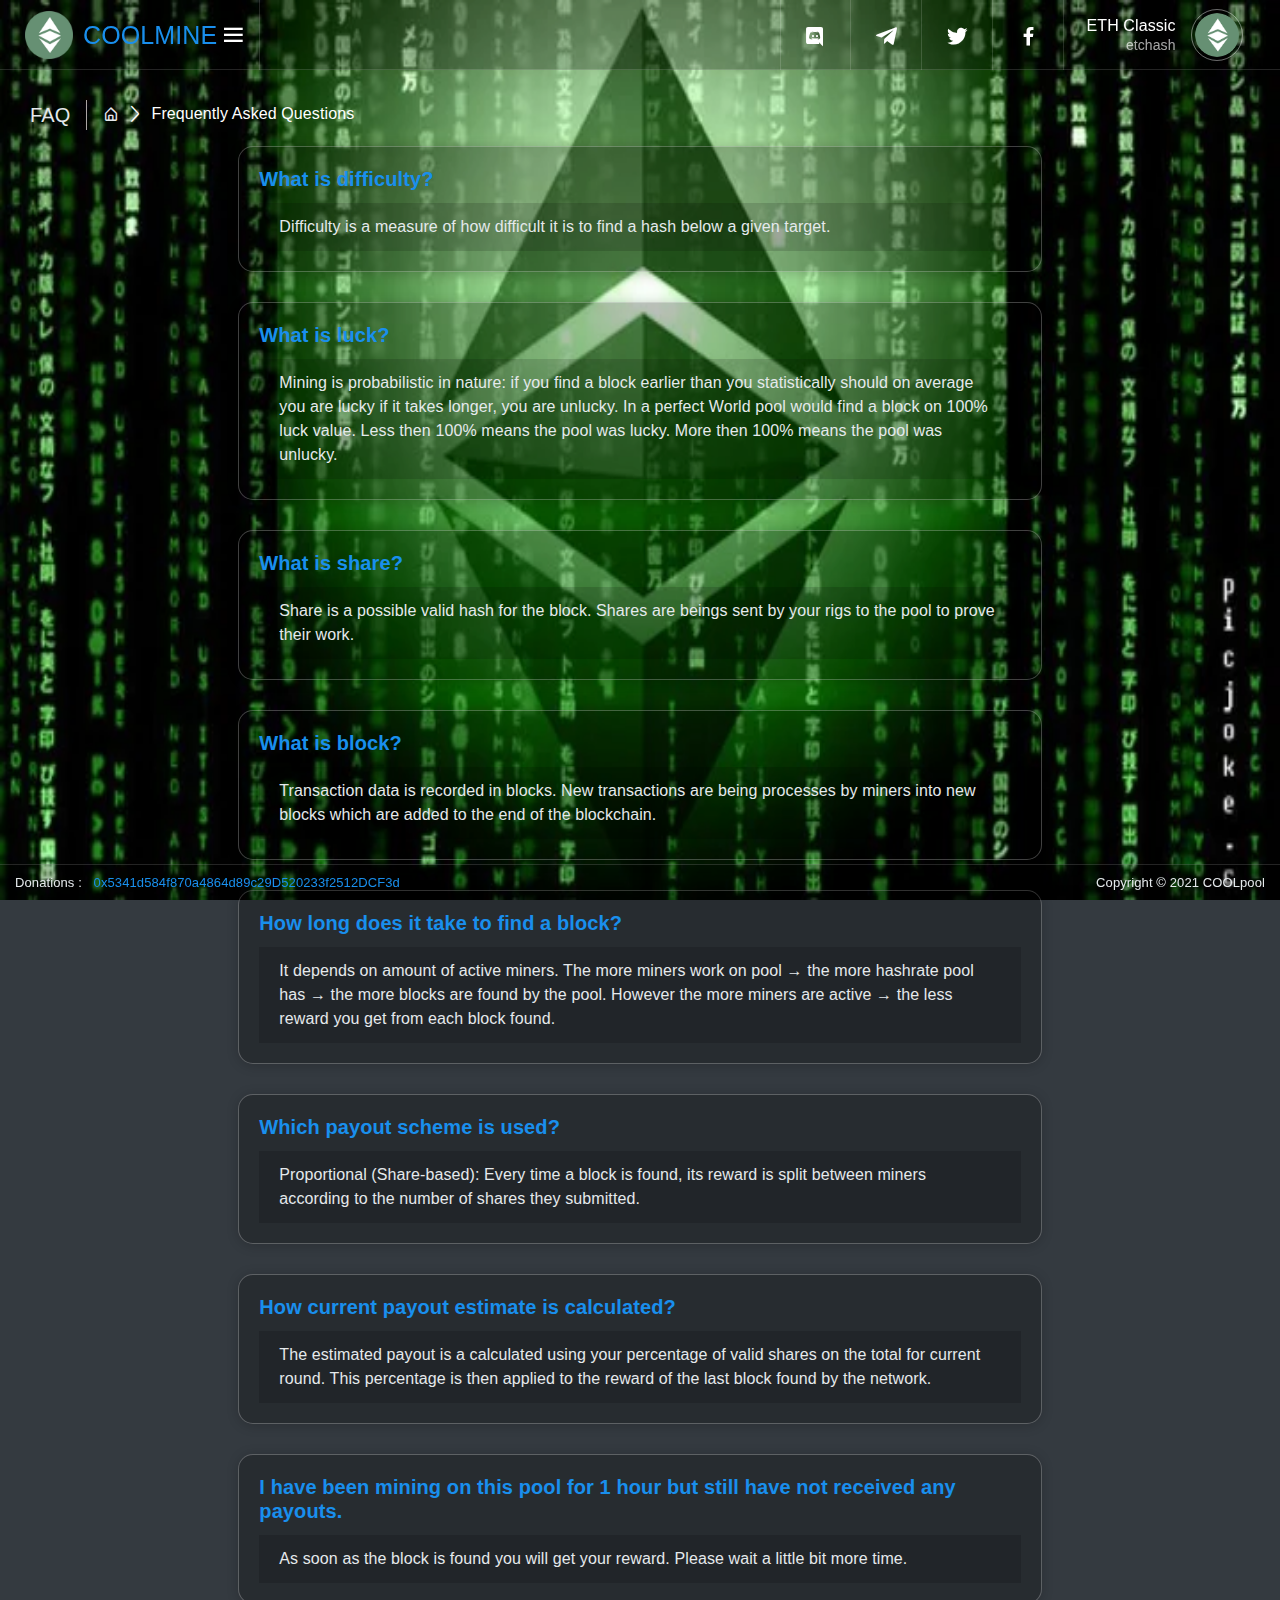
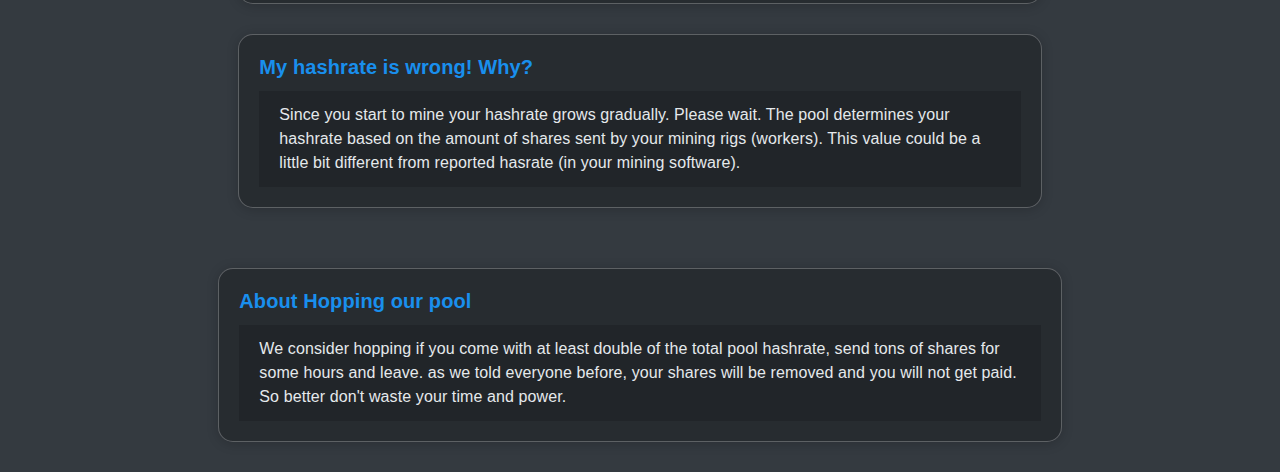
<file: etc.coolmine.com/faq.html>
<!DOCTYPE html>
<html lang="en">

<!-- Mirrored from etc.etc.coolmine.com/faq.html by HTTrack Website Copier/3.x [XR&CO'2014], Tue, 18 Jan 2022 13:09:02 GMT -->
<head>
	<meta charset="utf-8" />
	<meta name="viewport" content="width=device-width, initial-scale=1, shrink-to-fit=no" />
	<title>Ethereum Classic</title>
	<link rel="icon" href="assets/images/favicon-32x32.png" type="image/png" />
	<link href="assets/plugins/chartist/chartist.css" rel="stylesheet" />
	<link href="assets/plugins/simplebar/css/simplebar.css" rel="stylesheet" />
	<link href="assets/plugins/perfect-scrollbar/css/perfect-scrollbar.css" rel="stylesheet" />
	<link href="assets/plugins/metismenu/css/metisMenu.min.css" rel="stylesheet" />
	<link rel="stylesheet" href="assets/css/bootstrap.min.css" />
	<link rel="stylesheet" href="assets/css/icons.css" />
	<link rel="stylesheet" href="assets/css/app.css" />
</head>
<body class="bg-theme bg-theme8">
	<div class="wrapper">
		<header class="top-header">
			<nav class="navbar navbar-expand">
				<div class="sidebar-header">
					<div class="d-none d-lg-flex">
						<img src="assets/images/logo-icon.png" class="logo-icon-2" alt="" />
					</div>
					<div>
						<h4 class="d-none d-lg-flex logo-text text-info">COOL<span class="text-white"></span><span class="text-info">MINE</span></h4>
					</div>
					<a href="#" class="toggle-btn ml-lg-auto"> <i class="bx bx-menu"></i>
					</a>
				</div>
				<div class="right-topbar ml-auto">
					<ul class="navbar-nav">
						<li class="nav-item dropdown dropdown-lg">
							<a class="nav-link dropdown-toggle dropdown-toggle-nocaret position-relative" href="https://discord.gg/" target='_blank'>
								<i class="bx bxl-discord vertical-align-middle"></i>
							</a>
						</li>
						<li class="nav-item dropdown dropdown-lg">
							<a class="nav-link dropdown-toggle dropdown-toggle-nocaret position-relative" href="https://t.me/" target='_blank'>
								<i class="bx bxl-telegram vertical-align-middle"></i>
							</a>
						</li>
						<li class="nav-item dropdown dropdown-lg">
							<a class="nav-link dropdown-toggle dropdown-toggle-nocaret position-relative" href="https://twitter.com/" target='_blank'>
								<i class="bx bxl-twitter vertical-align-middle"></i>
							</a>
						</li>
						<li class="nav-item dropdown dropdown-lg">
							<a class="nav-link dropdown-toggle dropdown-toggle-nocaret position-relative" href="https://www.facebook.com/" target='_blank'>
								<i class="bx bxl-facebook vertical-align-middle"></i>
							</a>
						</li>
						<li class="nav-item dropdown dropdown-user-profile">
							<a class="nav-link dropdown-toggle dropdown-toggle-nocaret" href="#" data-toggle="dropdown">
								<div class="media user-box align-items-center">
									<div class="media-body user-info">
										<p class="user-name mb-0">ETH Classic</p>
										<p class="designattion mb-0">etchash</p>
									</div>
									<img src="assets/images/etc.png" class="user-img" alt="user avatar">
								</div>
							</a>
						</li>
					</ul>
				</div>
			</nav>
		</header>
		<div class="nav-container">
			<div class="mobile-topbar-header">
				<div class="">
					<img src="assets/images/logo-icon.png" class="logo-icon-2" alt="" />
				</div>
				<div>
					<h4 class="d-none d-lg-flex logo-text text-info">COOL<span class="text-white"></span><span class="text-info">POOL </span></h4>
				</div>
				<a href="#" class="toggle-btn ml-auto"> <i class="bx bx-menu"></i>
				</a>
			</div>
			<nav class="topbar-nav">
				<ul class="metismenu" id="menu">
					<li>
						<a href="index.html">
							<div class="parent-icon"><i class="bx bx-home-alt"></i></div>
							<div class="menu-title">Home</div>
						</a></center>
					</li>
					<li>
						<a href="stats.html">
							<div class="parent-icon"><i class='bx bx-bar-chart-square'></i></div>
							<div class="menu-title">Statistics</div>
						</a>
					</li>
					<li>
						<a href="dashboard.html">
							<div class="parent-icon"><i class="bx bx-tachometer"></i></div>
							<div class="menu-title">Dashboard</div>
						</a>
					</li>
					<li>
						<a href="miners.html">
							<div class="parent-icon"><i class="bx bx-group"></i></div>
							<div class="menu-title">Miners</div>
						</a>
					</li>
					<li>
						<a href="blocks.html">
							<div class="parent-icon"><i class="bx bx-cube-alt"></i></div>
							<div class="menu-title">Blocks</div>
						</a>
					</li>
					<li>
						<a href="payments.html">
							<div class="parent-icon"><i class="bx bx-dollar-circle"></i></div>
							<div class="menu-title">Payments</div>
						</a>
					</li>
					<li>
						<a href="connect.html">
							<div class="parent-icon"><i class="bx bx-plug"></i></div>
							<div class="menu-title">Get Connected</div>
						</a>
					</li>
					<li>
						<a href="faq.html">
							<div class="parent-icon text-info"><i class="bx bx-help-circle"></i></div>
							<div class="menu-title text-info">FAQ</div>
						</a>
					</li>
				</ul>
			</nav>
		</div>
		<div class="page-wrapper">
			<div class="page-content-wrapper">
				<div class="page-content">
					<div class="page-breadcrumb d-none d-md-flex align-items-center mb-3">
						<div class="breadcrumb-title pr-3">FAQ</div>
						<div class="pl-3">
							<nav aria-label="breadcrumb">
								<ol class="breadcrumb mb-0 p-0">
									<li class="breadcrumb-item"><a href="index.html"><i class='bx bx-home-alt'></i></a></li>
									<li class="breadcrumb-item active" aria-current="page">Frequently Asked Questions</li>
								</ol>
							</nav>
						</div>
					</div>
					<div class="row justify-content-center">
						<div class="col-8">
							<div class="card radius-15 b-1">
								<div class="card-body">
									<a name="faq01"><h5 class="card-title font-weight-bold text-info">What is difficulty?</h5></a>
									<ul class="list-group list-group-flush">
										<li class="list-group-item font-16">Difficulty is a measure of how difficult it is to find a hash below a given target.</li>
									</ul>
								</div>
							</div>
						</div>
					</div>
					<div class="row justify-content-center">
						<div class="col-8">
							<div class="card radius-15 b-1">
								<div class="card-body">
									<a name="faq02"><h5 class="card-title font-weight-bold text-info">What is luck?</h5></a>
									<ul class="list-group list-group-flush">
										<li class="list-group-item font-16">Mining is probabilistic in nature: if you find a block earlier than you statistically should on average you are lucky if it takes longer, you are unlucky. In a perfect World pool would find a block on 100% luck value. Less then 100% means the pool was lucky. More then 100% means the pool was unlucky.</li>
									</ul>
								</div>
							</div>
						</div>
					</div>
					<div class="row justify-content-center">
						<div class="col-8">
							<div class="card radius-15 b-1">
								<div class="card-body">
									<a name="faq03"><h5 class="card-title font-weight-bold text-info">What is share?</h5></a>
									<ul class="list-group list-group-flush">
										<li class="list-group-item font-16">Share is a possible valid hash for the block. Shares are beings sent by your rigs to the pool to prove their work.</li>
									</ul>
								</div>
							</div>
						</div>
					</div>
					<div class="row justify-content-center">
						<div class="col-8">
							<div class="card radius-15 b-1">
								<div class="card-body">
									<a name="faq04"><h5 class="card-title font-weight-bold text-info">What is block?</h5></a>
									<ul class="list-group list-group-flush">
										<li class="list-group-item font-16">Transaction data is recorded in blocks. New transactions are being processes by miners into new blocks which are added to the end of the blockchain.</li>
									</ul>
								</div>
							</div>
						</div>
					</div>
					<div class="row justify-content-center">
						<div class="col-8">
							<div class="card radius-15 b-1">
								<div class="card-body">
									<a name="faq05"><h5 class="card-title font-weight-bold text-info">How long does it take to find a block?</h5></a>
									<ul class="list-group list-group-flush">
										<li class="list-group-item font-16">It depends on amount of active miners. The more miners work on pool → the more hashrate pool has → the more blocks are found by the pool. However the more miners are active → the less reward you get from each block found.</li>
									</ul>
								</div>
							</div>
						</div>
					</div>
					<div class="row justify-content-center">
						<div class="col-8">
							<div class="card radius-15 b-1">
								<div class="card-body">
									<a name="faq06"><h5 class="card-title font-weight-bold text-info">Which payout scheme is used?</h5></a>
									<ul class="list-group list-group-flush">
										<li class="list-group-item font-16">Proportional (Share-based): Every time a block is found, its reward is split between miners according to the number of shares they submitted.</li>
									</ul>
								</div>
							</div>
						</div>
					</div>
					<div class="row justify-content-center">
						<div class="col-8">
							<div class="card radius-15 b-1">
								<div class="card-body">
									<a name="faq07"><h5 class="card-title font-weight-bold text-info">How current payout estimate is calculated?</h5></a>
									<ul class="list-group list-group-flush">
										<li class="list-group-item font-16">The estimated payout is a calculated using your percentage of valid shares on the total for current round. This percentage is then applied to the reward of the last block found by the network.</li>
									</ul>
								</div>
							</div>
						</div>
					</div>
					<div class="row justify-content-center">
						<div class="col-8">
							<div class="card radius-15 b-1">
								<div class="card-body">
									<a name="faq08"><h5 class="card-title font-weight-bold text-info">I have been mining on this pool for 1 hour but still have not received any payouts.</h5></a>
									<ul class="list-group list-group-flush">
										<li class="list-group-item font-16">As soon as the block is found you will get your reward. Please wait a little bit more time.</li>
									</ul>
								</div>
							</div>
						</div>
					</div>
					<div class="row justify-content-center">
						<div class="col-8">
							<div class="card radius-15 b-1">
								<div class="card-body">
									<a name="faq09"><h5 class="card-title font-weight-bold text-info">My hashrate is wrong! Why?</h5></a>
									<ul class="list-group list-group-flush">
										<li class="list-group-item font-16">Since you start to mine your hashrate grows gradually. Please wait. The pool determines your hashrate based on the amount of shares sent by your mining rigs (workers). This value could be a little bit different from reported hasrate (in your mining software).</li>
									</ul>
								</div>
							</div>
						</div>
					</div>
					</div>
					<div class="row justify-content-center">
						<div class="col-8">
							<div class="card radius-15 b-1">
								<div class="card-body">
									<a name="faq09"><h5 class="card-title font-weight-bold text-info">About Hopping our pool</h5></a>
									<ul class="list-group list-group-flush">
										<li class="list-group-item font-16">We consider hopping if you come with at least double of the total pool hashrate, send tons of shares for some hours and leave. as we told everyone before, your shares will be removed and you will not get paid. So better don't waste your time and power.</li>
									</ul>
								</div>
							</div>
						</div>
					</div>
				</div>
			</div>
		</div>
		<div class="overlay toggle-btn-mobile"></div>
		<a href="javaScript:;" class="back-to-top"><i class='bx bxs-up-arrow-alt'></i></a>
		<div class="footer">
			<div class="d-flex align-items-center justify-content-between flex-wrap">
				<ul class="list-inline mb-0">
					<li class="list-inline-item">Donations :</li>
					<li class="list-inline-item text-info">0x5341d584f870a4864d89c29D520233f2512DCF3d</li>
				</ul>
				<p class="mb-0">Copyright © 2021 <a href="https://etc.coolmine.com/" target="_blank">COOLpool</a>
				</p>
			</div>
		</div>
	</div>
	<script src="assets/js/jquery.min.js"></script>
	<script src="assets/js/popper.min.js"></script>
	<script src="assets/js/bootstrap.min.js"></script>
	<script src="assets/js/app.js"></script>
	<script src="assets/js/etc.js"></script>
	<script src="assets/plugins/chartist/chartist.js"></script>
	<script src="assets/plugins/simplebar/js/simplebar.min.js"></script>
	<script src="assets/plugins/metismenu/js/metisMenu.min.js"></script>
	<script src="assets/plugins/perfect-scrollbar/js/perfect-scrollbar.js"></script>
	<script type="text/javascript">
		$(document).ready(function() {
			loadConnectOverviewPage();
		});
	</script>
</body>

<!-- Mirrored from etc.etc.coolmine.com/faq.html by HTTrack Website Copier/3.x [XR&CO'2014], Tue, 18 Jan 2022 13:09:02 GMT -->
</html>
</file>
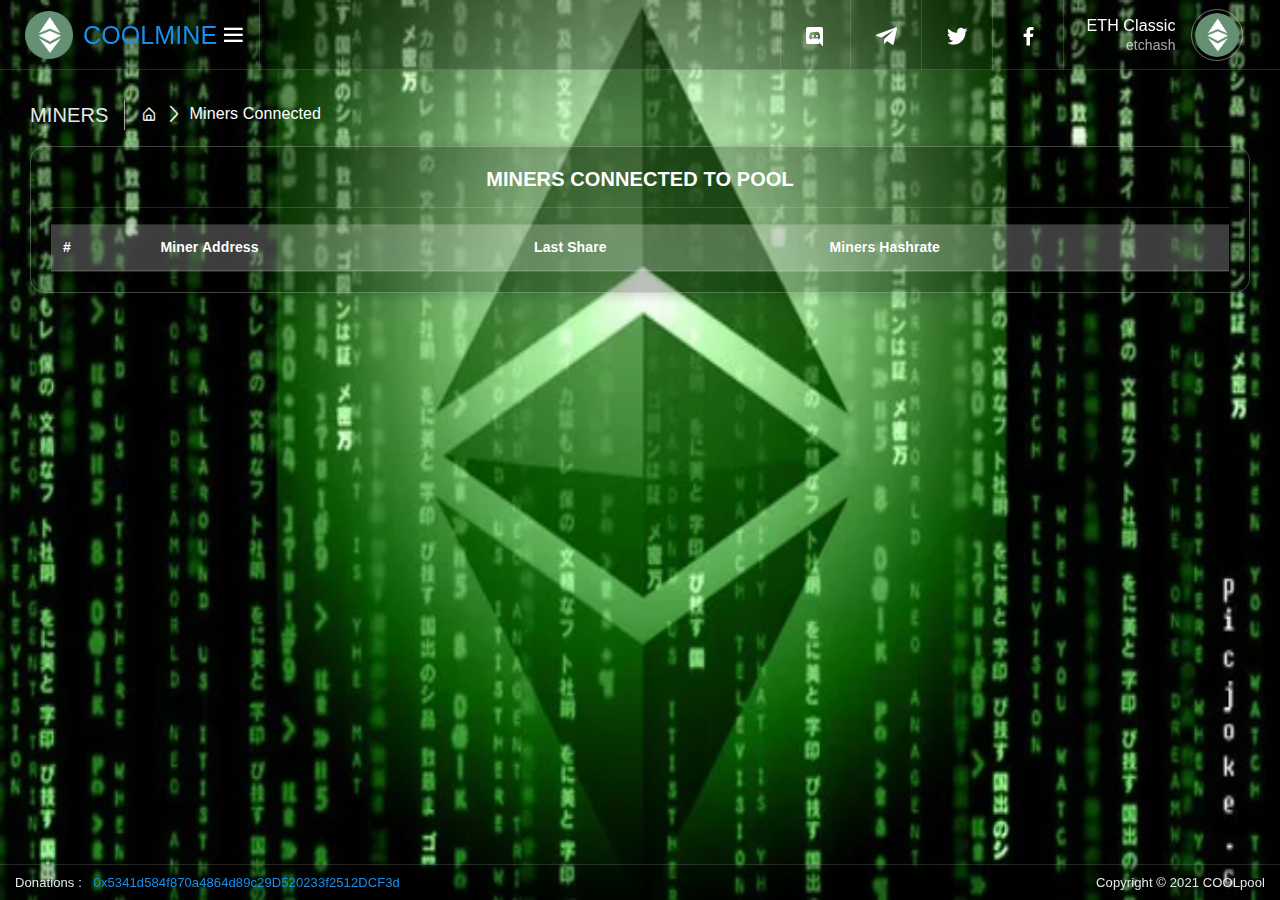
<file: etc.coolmine.com/miners.html>
<!DOCTYPE html>
<html lang="en">

<!-- Mirrored from etc.etc.coolmine.com/miners.html by HTTrack Website Copier/3.x [XR&CO'2014], Tue, 18 Jan 2022 13:09:01 GMT -->
<head>
	<meta charset="utf-8" />
	<meta name="viewport" content="width=device-width, initial-scale=1, shrink-to-fit=no" />
	<title>Ethereum Classic</title>
	<link rel="icon" href="assets/images/favicon-32x32.png" type="image/png" />
	<link href="assets/plugins/chartist/chartist.css" rel="stylesheet" />
	<link href="assets/plugins/simplebar/css/simplebar.css" rel="stylesheet" />
	<link href="assets/plugins/perfect-scrollbar/css/perfect-scrollbar.css" rel="stylesheet" />
	<link href="assets/plugins/metismenu/css/metisMenu.min.css" rel="stylesheet" />
	<link rel="stylesheet" href="assets/css/bootstrap.min.css" />
	<link rel="stylesheet" href="assets/css/icons.css" />
	<link rel="stylesheet" href="assets/css/app.css" />
</head>
<body class="bg-theme bg-theme8" onhashchange="loadTopMinersPage()">
	<div class="wrapper">
		<header class="top-header">
			<nav class="navbar navbar-expand">
				<div class="sidebar-header">
					<div class="d-none d-lg-flex">
						<img src="assets/images/logo-icon.png" class="logo-icon-2" alt="" />
					</div>
					<div>
						<h4 class="d-none d-lg-flex logo-text text-info">COOL<span class="text-white"></span><span class="text-info">MINE</span></h4>
					</div>
					<a href="#" class="toggle-btn ml-lg-auto"> <i class="bx bx-menu"></i>
					</a>
				</div>
				<div class="right-topbar ml-auto">
					<ul class="navbar-nav">
						<li class="nav-item dropdown dropdown-lg">
							<a class="nav-link dropdown-toggle dropdown-toggle-nocaret position-relative" href="https://discord.gg/" target='_blank'>
								<i class="bx bxl-discord vertical-align-middle"></i>
							</a>
						</li>
						<li class="nav-item dropdown dropdown-lg">
							<a class="nav-link dropdown-toggle dropdown-toggle-nocaret position-relative" href="https://t.me/" target='_blank'>
								<i class="bx bxl-telegram vertical-align-middle"></i>
							</a>
						</li>
						<li class="nav-item dropdown dropdown-lg">
							<a class="nav-link dropdown-toggle dropdown-toggle-nocaret position-relative" href="https://twitter.com/" target='_blank'>
								<i class="bx bxl-twitter vertical-align-middle"></i>
							</a>
						</li>
						<li class="nav-item dropdown dropdown-lg">
							<a class="nav-link dropdown-toggle dropdown-toggle-nocaret position-relative" href="https://www.facebook.com/" target='_blank'>
								<i class="bx bxl-facebook vertical-align-middle"></i>
							</a>
						</li>
						<li class="nav-item dropdown dropdown-user-profile">
							<a class="nav-link dropdown-toggle dropdown-toggle-nocaret" href="#" data-toggle="dropdown">
								<div class="media user-box align-items-center">
									<div class="media-body user-info">
										<p class="user-name mb-0">ETH Classic</p>
										<p class="designattion mb-0">etchash</p>
									</div>
									<img src="assets/images/etc.png" class="user-img" alt="user avatar">
								</div>
							</a>
						</li>
					</ul>
				</div>
			</nav>
		</header>
		<div class="nav-container">
			<div class="mobile-topbar-header">
				<div class="">
					<img src="assets/images/logo-icon.png" class="logo-icon-2" alt="" />
				</div>
				<div>
					<h4 class="d-none d-lg-flex logo-text text-info">POOL<span class="text-white">2</span><span class="text-info">MINE </span></h4>
				</div>
				<a href="#" class="toggle-btn ml-auto"> <i class="bx bx-menu"></i>
				</a>
			</div>
			<nav class="topbar-nav">
				<ul class="metismenu" id="menu">
					<li>
						<a href="index.html">
							<div class="parent-icon"><i class="bx bx-home-alt"></i></div>
							<div class="menu-title">Home</div>
						</a></center>
					</li>
					<li>
						<a href="stats.html">
							<div class="parent-icon"><i class='bx bx-bar-chart-square'></i></div>
							<div class="menu-title">Statistics</div>
						</a>
					</li>
					<li>
						<a href="dashboard.html">
							<div class="parent-icon"><i class="bx bx-tachometer"></i></div>
							<div class="menu-title">Dashboard</div>
						</a>
					</li>
					<li>
						<a href="miners.html">
							<div class="parent-icon text-info"><i class="bx bx-group"></i></div>
							<div class="menu-title text-info">Miners</div>
						</a>
					</li>
					<li>
						<a href="blocks.html">
							<div class="parent-icon"><i class="bx bx-cube-alt"></i></div>
							<div class="menu-title">Blocks</div>
						</a>
					</li>
					<li>
						<a href="payments.html">
							<div class="parent-icon"> <i class="bx bx-dollar-circle"></i></div>
							<div class="menu-title">Payments</div>
						</a>
					</li>
					<li>
						<a href="connect.html">
							<div class="parent-icon"> <i class="bx bx-plug"></i></div>
							<div class="menu-title">Get Connected</div>
						</a>
					</li>
					<li>
						<a href="faq.html">
							<div class="parent-icon"><i class="bx bx-help-circle"></i></div>
							<div class="menu-title">FAQ</div>
						</a>
					</li>
				</ul>
			</nav>
		</div>
		<div class="page-wrapper">
			<div class="page-content-wrapper">
				<div class="page-content">
					<div class="page-breadcrumb d-none d-md-flex align-items-center mb-3">
						<div class="breadcrumb-title pr-3">MINERS</div>
						<div class="pl-3">
							<nav aria-label="breadcrumb">
								<ol class="breadcrumb mb-0 p-0">
									<li class="breadcrumb-item"><a href="index.html"><i class='bx bx-home-alt'></i></a></li>
									<li class="breadcrumb-item active" aria-current="page">Miners Connected</li>
								</ol>
							</nav>
						</div>
					</div>
					<div class="card radius-15 b-1">
						<div class="card-body">
							<div class="card-title">
								<h5 class="mb-0 font-weight-bold"><center>MINERS CONNECTED TO POOL</center></h5>
							</div>
							<hr/>
							<div class="table-responsive">
								<table class="table table-striped mb-0">
									<thead class="thead-light">
										<tr>
											<th>#</th>
											<th>Miner Address</th>
											<th>Last Share</th>
                            								<th>Miners Hashrate</th>
										</tr>
									</thead>
									<tbody id="minerList"></tbody>
								</table>
							</div>
						</div>
					</div>
				</div>
			</div>
		</div>
		<div class="overlay toggle-btn-mobile"></div>
		<a href="javaScript:;" class="back-to-top"><i class='bx bxs-up-arrow-alt'></i></a>
		<div class="footer">
			<div class="d-flex align-items-center justify-content-between flex-wrap">
				<ul class="list-inline mb-0">
					<li class="list-inline-item">Donations :</li>
					<li class="list-inline-item text-info">0x5341d584f870a4864d89c29D520233f2512DCF3d</li>
				</ul>
				<p class="mb-0">Copyright © 2021 <a href="https://etc.coolmine.com/" target="_blank">COOLpool</a>
				</p>
			</div>
		</div>
	</div>
	<script src="assets/js/jquery.min.js"></script>
	<script src="assets/js/popper.min.js"></script>
	<script src="assets/js/bootstrap.min.js"></script>
	<script src="assets/js/app.js"></script>
	<script src="assets/js/etc.js"></script>
	<script src="assets/plugins/chartist/chartist.js"></script>
	<script src="assets/plugins/simplebar/js/simplebar.min.js"></script>
	<script src="assets/plugins/metismenu/js/metisMenu.min.js"></script>
	<script src="assets/plugins/perfect-scrollbar/js/perfect-scrollbar.js"></script>
	<script type="text/javascript">
		$(document).ready(function() {
			loadTopMinersPage();
		});
	</script>
</body>

<!-- Mirrored from etc.etc.coolmine.com/miners.html by HTTrack Website Copier/3.x [XR&CO'2014], Tue, 18 Jan 2022 13:09:01 GMT -->
</html>
</file>
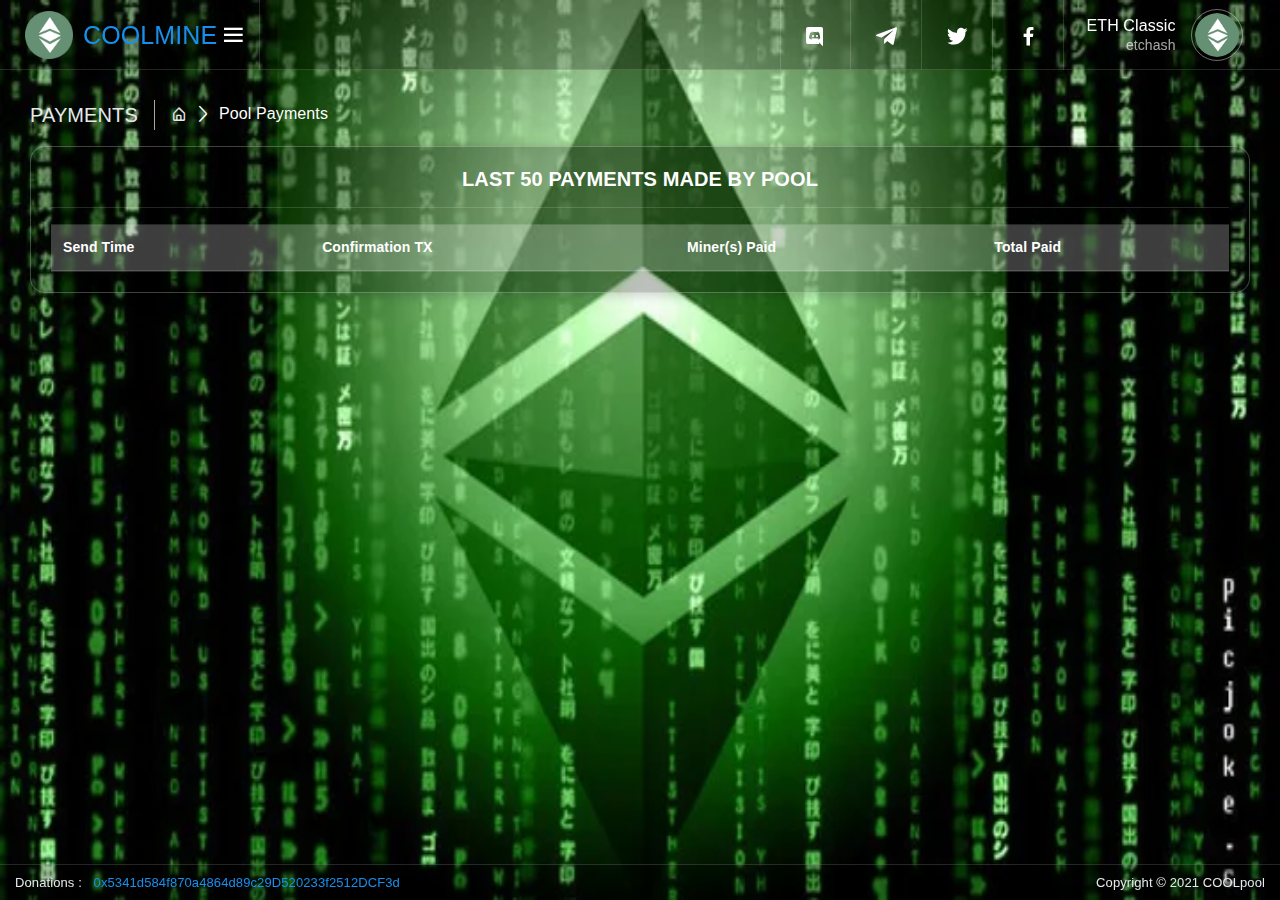
<file: etc.coolmine.com/payments.html>
<!DOCTYPE html>
<html lang="en">

<!-- Mirrored from etc.etc.coolmine.com/payments.html by HTTrack Website Copier/3.x [XR&CO'2014], Tue, 18 Jan 2022 13:09:01 GMT -->
<head>
	<meta charset="utf-8" />
	<meta name="viewport" content="width=device-width, initial-scale=1, shrink-to-fit=no" />
	<title>Ethereum Classic</title>
	<link rel="icon" href="assets/images/favicon-32x32.png" type="image/png" />
	<link href="assets/plugins/chartist/chartist.css" rel="stylesheet" />
	<link href="assets/plugins/simplebar/css/simplebar.css" rel="stylesheet" />
	<link href="assets/plugins/perfect-scrollbar/css/perfect-scrollbar.css" rel="stylesheet" />
	<link href="assets/plugins/metismenu/css/metisMenu.min.css" rel="stylesheet" />
	<link rel="stylesheet" href="assets/css/bootstrap.min.css" />
	<link rel="stylesheet" href="assets/css/icons.css" />
	<link rel="stylesheet" href="assets/css/app.css" />
</head>
<body class="bg-theme bg-theme8" onhashchange="loadPaymentsOverviewPage()">
	<div class="wrapper">
		<header class="top-header">
			<nav class="navbar navbar-expand">
				<div class="sidebar-header">
					<div class="d-none d-lg-flex">
						<img src="assets/images/logo-icon.png" class="logo-icon-2" alt="" />
					</div>
					<div>
						<h4 class="d-none d-lg-flex logo-text text-info">COOL<span class="text-white"></span><span class="text-info">MINE</span></h4>
					</div>
					<a href="#" class="toggle-btn ml-lg-auto"> <i class="bx bx-menu"></i>
					</a>
				</div>
				<div class="right-topbar ml-auto">
					<ul class="navbar-nav">
						<li class="nav-item dropdown dropdown-lg">
							<a class="nav-link dropdown-toggle dropdown-toggle-nocaret position-relative" href="https://discord.gg/" target='_blank'>
								<i class="bx bxl-discord vertical-align-middle"></i>
							</a>
						</li>
						<li class="nav-item dropdown dropdown-lg">
							<a class="nav-link dropdown-toggle dropdown-toggle-nocaret position-relative" href="https://t.me/" target='_blank'>
								<i class="bx bxl-telegram vertical-align-middle"></i>
							</a>
						</li>
						<li class="nav-item dropdown dropdown-lg">
							<a class="nav-link dropdown-toggle dropdown-toggle-nocaret position-relative" href="https://twitter.com/" target='_blank'>
								<i class="bx bxl-twitter vertical-align-middle"></i>
							</a>
						</li>
						<li class="nav-item dropdown dropdown-lg">
							<a class="nav-link dropdown-toggle dropdown-toggle-nocaret position-relative" href="https://www.facebook.com/" target='_blank'>
								<i class="bx bxl-facebook vertical-align-middle"></i>
							</a>
						</li>
						<li class="nav-item dropdown dropdown-user-profile">
							<a class="nav-link dropdown-toggle dropdown-toggle-nocaret" href="#" data-toggle="dropdown">
								<div class="media user-box align-items-center">
									<div class="media-body user-info">
										<p class="user-name mb-0">ETH Classic</p>
										<p class="designattion mb-0">etchash</p>
									</div>
									<img src="assets/images/etc.png" class="user-img" alt="user avatar">
								</div>
							</a>
						</li>
					</ul>
				</div>
			</nav>
		</header>
		<div class="nav-container">
			<div class="mobile-topbar-header">
				<div class="">
					<img src="assets/images/logo-icon.png" class="logo-icon-2" alt="" />
				</div>
				<div>
					<h4 class="d-none d-lg-flex logo-text text-info">POOL<span class="text-white">2</span><span class="text-info">MINE </span></h4>
				</div>
				<a href="#" class="toggle-btn ml-auto"> <i class="bx bx-menu"></i>
				</a>
			</div>
			<nav class="topbar-nav">
				<ul class="metismenu" id="menu">
					<li>
						<a href="index.html">
							<div class="parent-icon"><i class="bx bx-home-alt"></i></div>
							<div class="menu-title">Home</div>
						</a></center>
					</li>
					<li>
						<a href="stats.html">
							<div class="parent-icon"><i class='bx bx-bar-chart-square'></i></div>
							<div class="menu-title">Statistics</div>
						</a>
					</li>
					<li>
						<a href="dashboard.html">
							<div class="parent-icon"><i class="bx bx-tachometer"></i></div>
							<div class="menu-title">Dashboard</div>
						</a>
					</li>
					<li>
						<a href="miners.html">
							<div class="parent-icon"><i class="bx bx-group"></i></div>
							<div class="menu-title">Miners</div>
						</a>
					</li>
					<li>
						<a href="blocks.html">
							<div class="parent-icon"><i class="bx bx-cube-alt"></i></div>
							<div class="menu-title">Blocks</div>
						</a>
					</li>
					<li>
						<a href="payments.html">
							<div class="parent-icon text-info"> <i class="bx bx-dollar-circle"></i></div>
							<div class="menu-title text-info">Payments</div>
						</a>
					</li>
					<li>
						<a href="connect.html">
							<div class="parent-icon"> <i class="bx bx-plug"></i></div>
							<div class="menu-title">Get Connected</div>
						</a>
					</li>
					<li>
						<a href="faq.html">
							<div class="parent-icon"><i class="bx bx-help-circle"></i></div>
							<div class="menu-title">FAQ</div>
						</a>
					</li>
				</ul>
			</nav>
		</div>
		<div class="page-wrapper">
			<div class="page-content-wrapper">
				<div class="page-content">
					<div class="page-breadcrumb d-none d-md-flex align-items-center mb-3">
						<div class="breadcrumb-title pr-3">PAYMENTS</div>
						<div class="pl-3">
							<nav aria-label="breadcrumb">
								<ol class="breadcrumb mb-0 p-0">
									<li class="breadcrumb-item"><a href="index.html"><i class='bx bx-home-alt'></i></a></li>
									<li class="breadcrumb-item active" aria-current="page">Pool Payments</li>
								</ol>
							</nav>
						</div>
					</div>
					<div class="card radius-15 b-1">
						<div class="card-body">
							<div class="card-title">
								<h5 class="mb-0 font-weight-bold"><center>LAST 50 PAYMENTS MADE BY POOL</center></h5>
							</div>
							<hr/>
							<div class="table-responsive">
								<table class="table table-striped mb-0">
									<thead class="thead-light">
										<tr>
											<th>Send Time</th>
											<th>Confirmation TX</th>
                            								<th>Miner(s) Paid</th>
                            								<th>Total Paid</th>
										</tr>
									</thead>
									<tbody id="paymentList"></tbody>
								</table>
							</div>
						</div>
					</div>
				</div>
			</div>
		</div>
		<div class="overlay toggle-btn-mobile"></div>
		<a href="javaScript:;" class="back-to-top"><i class='bx bxs-up-arrow-alt'></i></a>
		<div class="footer">
			<div class="d-flex align-items-center justify-content-between flex-wrap">
				<ul class="list-inline mb-0">
					<li class="list-inline-item">Donations :</li>
					<li class="list-inline-item text-info">0x5341d584f870a4864d89c29D520233f2512DCF3d</li>
				</ul>
				<p class="mb-0">Copyright © 2021 <a href="https://etc.coolmine.com/" target="_blank">COOLpool</a>
				</p>
			</div>
		</div>
	</div>
	<script src="assets/js/jquery.min.js"></script>
	<script src="assets/js/popper.min.js"></script>
	<script src="assets/js/bootstrap.min.js"></script>
	<script src="assets/js/app.js"></script>
	<script src="assets/js/etc.js"></script>
	<script src="assets/plugins/chartist/chartist.js"></script>
	<script src="assets/plugins/simplebar/js/simplebar.min.js"></script>
	<script src="assets/plugins/metismenu/js/metisMenu.min.js"></script>
	<script src="assets/plugins/perfect-scrollbar/js/perfect-scrollbar.js"></script>
	<script type="text/javascript">
		$(document).ready(function() {
			loadPaymentsOverviewPage();
		});
	</script>
</body>

<!-- Mirrored from etc.etc.coolmine.com/payments.html by HTTrack Website Copier/3.x [XR&CO'2014], Tue, 18 Jan 2022 13:09:01 GMT -->
</html>
</file>
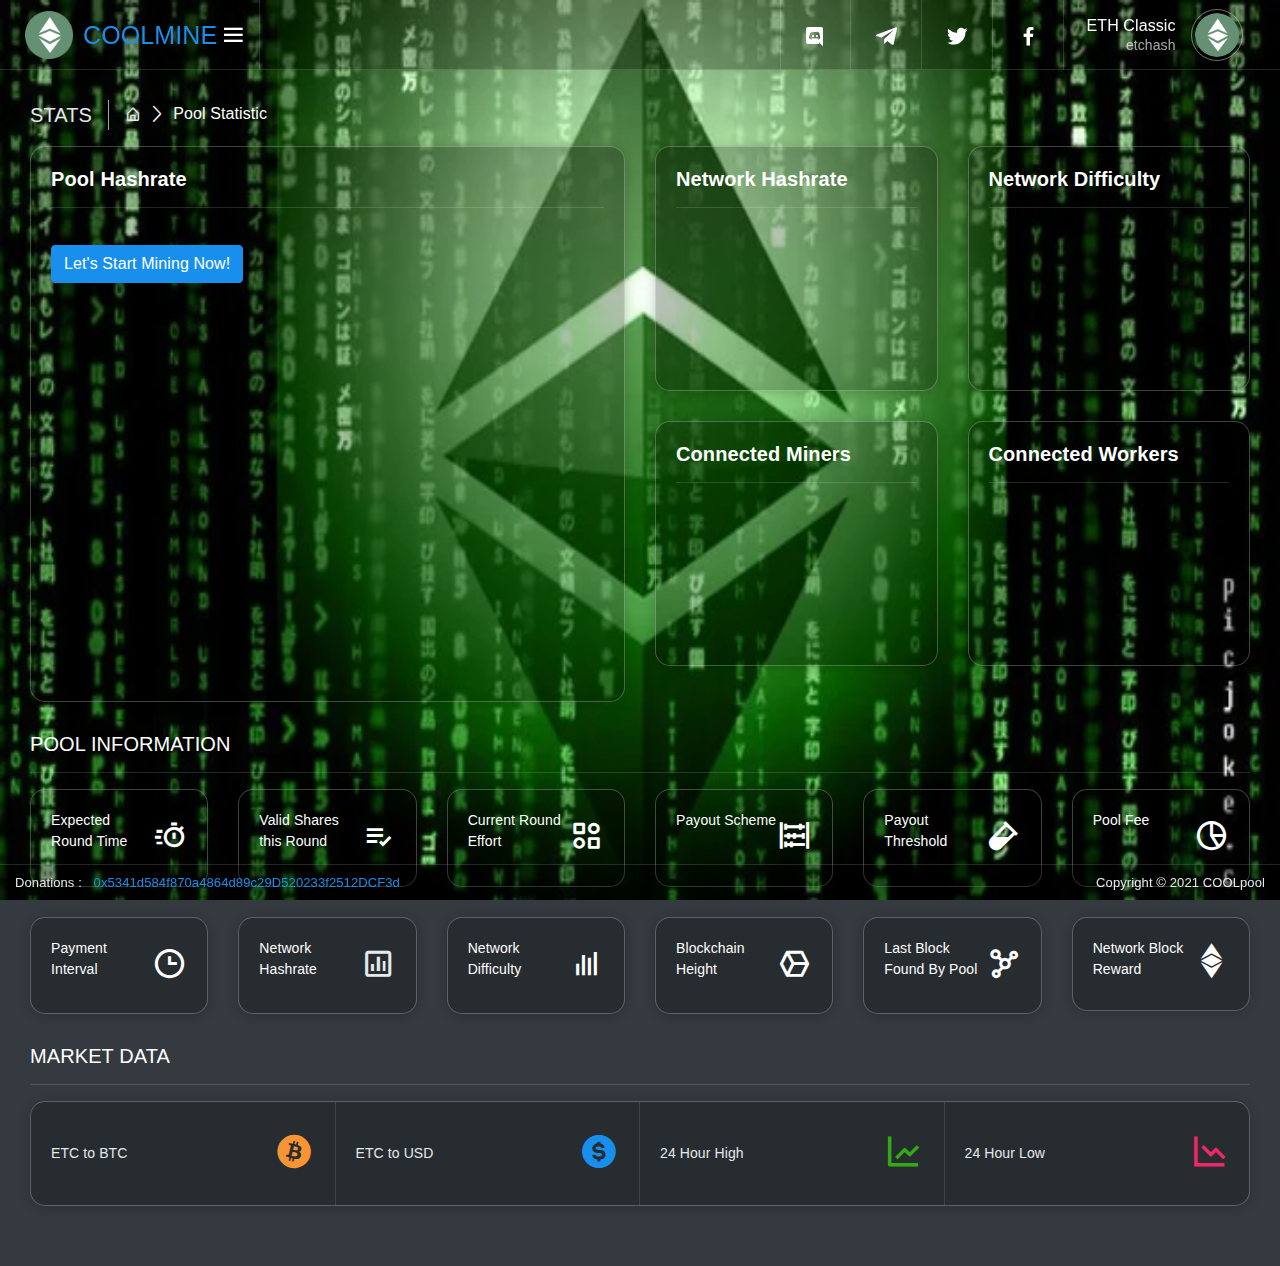
<file: etc.coolmine.com/stats.html>
<!DOCTYPE html>
<html lang="en">

<!-- Mirrored from etc.etc.coolmine.com/stats.html by HTTrack Website Copier/3.x [XR&CO'2014], Tue, 18 Jan 2022 13:09:01 GMT -->
<head>
	<meta charset="utf-8" />
	<meta name="viewport" content="width=device-width, initial-scale=1, shrink-to-fit=no" />
	<title>Ethereum Classic</title>
	<link rel="icon" href="assets/images/favicon-32x32.png" type="image/png" />
	<link href="assets/plugins/chartist/chartist.css" rel="stylesheet" />
	<link href="assets/plugins/simplebar/css/simplebar.css" rel="stylesheet" />
	<link href="assets/plugins/perfect-scrollbar/css/perfect-scrollbar.css" rel="stylesheet" />
	<link href="assets/plugins/metismenu/css/metisMenu.min.css" rel="stylesheet" />
	<link rel="stylesheet" href="assets/css/bootstrap.min.css" />
	<link rel="stylesheet" href="assets/css/icons.css" />
	<link rel="stylesheet" href="assets/css/app.css" />
</head>
<body class="bg-theme bg-theme8" onhashchange="loadStatsPage()">
	<div class="wrapper">
		<header class="top-header">
			<nav class="navbar navbar-expand">
				<div class="sidebar-header">
					<div class="d-none d-lg-flex">
						<img src="assets/images/logo-icon.png" class="logo-icon-2" alt="" />
					</div>
					<div>
						<h4 class="d-none d-lg-flex logo-text text-info">COOL<span class="text-white"></span><span class="text-info">MINE</span></h4>
					</div>
					<a href="#" class="toggle-btn ml-lg-auto"> <i class="bx bx-menu"></i>
					</a>
				</div>
				<div class="right-topbar ml-auto">
					<ul class="navbar-nav">
						<li class="nav-item dropdown dropdown-lg">
							<a class="nav-link dropdown-toggle dropdown-toggle-nocaret position-relative" href="https://discord.gg/" target='_blank'>
								<i class="bx bxl-discord vertical-align-middle"></i>
							</a>
						</li>
						<li class="nav-item dropdown dropdown-lg">
							<a class="nav-link dropdown-toggle dropdown-toggle-nocaret position-relative" href="https://t.me/" target='_blank'>
								<i class="bx bxl-telegram vertical-align-middle"></i>
							</a>
						</li>
						<li class="nav-item dropdown dropdown-lg">
							<a class="nav-link dropdown-toggle dropdown-toggle-nocaret position-relative" href="https://twitter.com/" target='_blank'>
								<i class="bx bxl-twitter vertical-align-middle"></i>
							</a>
						</li>
						<li class="nav-item dropdown dropdown-lg">
							<a class="nav-link dropdown-toggle dropdown-toggle-nocaret position-relative" href="https://www.facebook.com/" target='_blank'>
								<i class="bx bxl-facebook vertical-align-middle"></i>
							</a>
						</li>
						<li class="nav-item dropdown dropdown-user-profile">
							<a class="nav-link dropdown-toggle dropdown-toggle-nocaret" href="#" data-toggle="dropdown">
								<div class="media user-box align-items-center">
									<div class="media-body user-info">
										<p class="user-name mb-0">ETH Classic</p>
										<p class="designattion mb-0">etchash</p>
									</div>
									<img src="assets/images/etc.png" class="user-img" alt="user avatar">
								</div>
							</a>
						</li>
					</ul>
				</div>
			</nav>
		</header>
		<div class="nav-container">
			<div class="mobile-topbar-header">
				<div class="">
					<img src="assets/images/logo-icon.png" class="logo-icon-2" alt="" />
				</div>
				<div>
					<h4 class="d-none d-lg-flex logo-text text-info">POOL<span class="text-white">2</span><span class="text-info">MINE </span></h4>
				</div>
				<a href="#" class="toggle-btn ml-auto"> <i class="bx bx-menu"></i>
				</a>
			</div>
			<nav class="topbar-nav">
				<ul class="metismenu" id="menu">
					<li>
						<a href="index.html">
							<div class="parent-icon"><i class="bx bx-home-alt"></i></div>
							<div class="menu-title">Home</div>
						</a></center>
					</li>
					<li>
						<a href="stats.html">
							<div class="parent-icon text-info"><i class='bx bx-bar-chart-square'></i></div>
							<div class="menu-title text-info">Statistics</div>
						</a>
					</li>
					<li>
						<a href="dashboard.html">
							<div class="parent-icon"><i class="bx bx-tachometer"></i></div>
							<div class="menu-title">Dashboard</div>
						</a>
					</li>
					<li>
						<a href="miners.html">
							<div class="parent-icon"><i class="bx bx-group"></i></div>
							<div class="menu-title">Miners</div>
						</a>
					</li>
					<li>
						<a href="blocks.html">
							<div class="parent-icon"><i class="bx bx-cube-alt"></i></div>
							<div class="menu-title">Blocks</div>
						</a>
					</li>
					<li>
						<a href="payments.html">
							<div class="parent-icon"><i class="bx bx-dollar-circle"></i></div>
							<div class="menu-title">Payments</div>
						</a>
					</li>
					<li>
						<a href="connect.html">
							<div class="parent-icon"><i class="bx bx-plug"></i></div>
							<div class="menu-title">Get Connected</div>
						</a>
					</li>
					<li>
						<a href="faq.html">
							<div class="parent-icon"><i class="bx bx-help-circle"></i></div>
							<div class="menu-title">FAQ</div>
						</a>
					</li>
				</ul>
			</nav>
		</div>
		<div class="page-wrapper">
			<div class="page-content-wrapper">
				<div class="page-content">
					<div class="page-breadcrumb d-none d-md-flex align-items-center mb-3">
						<div class="breadcrumb-title pr-3">STATS</div>
						<div class="pl-3">
							<nav aria-label="breadcrumb">
								<ol class="breadcrumb mb-0 p-0">
									<li class="breadcrumb-item"><a href="index.html"><i class='bx bx-home-alt'></i></a></li>
									<li class="breadcrumb-item active" aria-current="page">Pool Statistic</li>
								</ol>
							</nav>
						</div>
					</div>
					<div class="row">
						<div class="col-12 col-lg-12 col-xl-6">
							<div class="card-deck flex-column flex-lg-row">
								<div class="card radius-15 b-1">
									<div class="card-body">
										<div class="card-title">
											<h5 class="mb-0 font-weight-bold">Pool Hashrate</h5>
										</div>
										<hr/>
										<h1 class="no-margin"><span class="text-white font-weight-bold"><div id="poolHashrate"></div></span></h1><br>
										<a href="connect.html" class="btn btn-info">Let's start mining now!</a><br><br>
										<div class="chart-container-poolhash" id="chartStatsPoolHashrate"></div>
									</div>
								</div>
							</div>
						</div>
						<div class="col-12 col-lg-12 col-xl-6">
							<div class="card-deck flex-column flex-lg-row">
								<div class="card radius-15 b-1">
									<div class="card-body">
										<div class="card-title">
											<h5 class="mb-0 font-weight-bold">Network Hashrate</h5>
										</div>
										<hr/>
										<h2 class="no-margin"><span class="text-white font-weight-bold"><div id="networkHashrate"></div></span></h2><br>
										<div class="chart-container-nethash" id="chartStatsNetHash"></div>
									</div>
								</div>
								<div class="card radius-15 b-1">
									<div class="card-body">
										<div class="card-title">
											<h5 class="mb-0 font-weight-bold">Network Difficulty</h5>
										</div>
										<hr/>
										<h2 class="no-margin"><span class="text-white font-weight-bold"><div id="networkDifficulty"></div></span></h2><br>
										<div class="chart-container-netdiff" id="chartStatsNetDiff"></div>
									</div>
								</div>
							</div>
							<div class="card-deck flex-column flex-lg-row">
								<div class="card radius-15 b-1">
									<div class="card-body">
										<div class="card-title">
											<h5 class="mb-0 font-weight-bold">Connected Miners</h5>
										</div>
										<hr/>
										<h2 class="no-margin"><span class="text-white font-weight-bold"><div id="poolMiners"></div></span></h2><br>
										<div class="chart-container-miners" id="chartStatsPoolMiner"></div>
									</div>
								</div>
								<div class="card radius-15 b-1">
									<div class="card-body">
										<div class="card-title">
											<h5 class="mb-0 font-weight-bold">Connected Workers</h5>
										</div>
										<hr/>
										<h2 class="no-margin"><span class="text-white font-weight-bold"><div id="poolWorkers"></div></span></h2><br>
										<div class="chart-container-workers" id="chartStatsPoolWorker"></div>
									</div>
								</div>
							</div>
						</div>
					</div>
					<h5 class="mb-0 text-uppercase">Pool Information</h5>
					<hr>
					<div class="row">
						<div class="col-12 col-lg-2">
							<div class="card radius-15 b-1">
								<div class="card-body">
									<div class="media align-items-middle">
										<div class="media-body">
											<p class="mb-0 text-white">Expected Round Time</p>
											<h5 class="mb-0 font-weight-bold text-white" id="poolTTF"></h5>
										</div>
										<div class="font-35 text-white"><i class='bx bx-timer'></i>
										</div>
									</div>
								</div>
							</div>
						</div>
						<div class="col-12 col-lg-2">
							<div class="card radius-15 b-1">
								<div class="card-body">
									<div class="media align-items-middle">
										<div class="media-body">
											<p class="mb-0 text-white">Valid Shares this Round</p>
											<h5 class="mb-0 font-weight-bold text-white" id="currentShares"></h5>
										</div>
										<div class="font-35 text-white"><i class='bx bx-list-check'></i>
										</div>
									</div>
								</div>
							</div>
						</div>

						<div class="col-12 col-lg-2">
							<div class="card radius-15 b-1">
								<div class="card-body">
									<div class="media align-items-middle">
										<div class="media-body">
											<p class="mb-0 text-white">Current Round Effort</p>
											<h5 class="mb-0 font-weight-bold text-white" id="currentEffort"></h5>
										</div>
										<div class="font-35 text-white"><i class='bx bx-category-alt'></i>
										</div>
									</div>
								</div>
							</div>
						</div>
						<div class="col-12 col-lg-2">
							<div class="card radius-15 b-1">
								<div class="card-body">
									<div class="media align-items-middle">
										<div class="media-body">
											<p class="mb-0 text-white">Payout Scheme</p>
											<h5 class="mb-0 font-weight-bold text-white" id="payoutSheme"></h5>
										</div>
										<div class="font-35 text-white"><i class='bx bx-abacus'></i>
										</div>
									</div>
								</div>
							</div>
						</div>
						<div class="col-12 col-lg-2">
							<div class="card radius-15 b-1">
								<div class="card-body">
									<div class="media align-items-middle">
										<div class="media-body">
											<p class="mb-0 text-white">Payout Threshold</p>
											<h5 class="mb-0 font-weight-bold text-white" id="minPayment"></h5>
										</div>
										<div class="font-35 text-white"><i class='bx bxs-vial'></i>
										</div>
									</div>
								</div>
							</div>
						</div>
						<div class="col-12 col-lg-2">
							<div class="card radius-15 b-1">
								<div class="card-body">
									<div class="media align-items-middle">
										<div class="media-body">
											<p class="mb-0 text-white">Pool Fee</p>
											<h5 class="mb-0 font-weight-bold text-white" id="poolFee"></h5>
										</div>
										<div class="font-35 text-white"><i class='bx bx-pie-chart-alt-2'></i>
										</div>
									</div>
								</div>
							</div>
						</div>
					</div>
					<div class="row">
						<div class="col-12 col-lg-2">
							<div class="card radius-15 b-1">
								<div class="card-body">
									<div class="media align-items-middle">
										<div class="media-body">
											<p class="mb-0 text-white">Payment Interval</p>
											<h5 class="mb-0 font-weight-bold text-white" id="payInterval"></h5>
										</div>
										<div class="font-35 text-white"><i class='bx bx-time'></i>
										</div>
									</div>
								</div>
							</div>
						</div>
						<div class="col-12 col-lg-2">
							<div class="card radius-15 b-1">
								<div class="card-body">
									<div class="media align-items-middle">
										<div class="media-body">
											<p class="mb-0 text-white">Network Hashrate</p>
											<h5 class="mb-0 font-weight-bold text-white" id="networkStatsHashrate"></h5>
										</div>
										<div class="font-35"><i class='bx bx-bar-chart-square'></i>
										</div>
									</div>
								</div>
							</div>
						</div>
						<div class="col-12 col-lg-2">
							<div class="card radius-15 b-1">
								<div class="card-body">
									<div class="media align-items-middle">
										<div class="media-body">
											<p class="mb-0 text-white">Network Difficulty</p>
											<h5 class="mb-0 font-weight-bold text-white" id="networkStatsDifficulty"></h5>
										</div>
										<div class="font-35 text-white"><i class='bx bx-bar-chart'></i>
										</div>
									</div>
								</div>
							</div>
						</div>
						<div class="col-12 col-lg-2">
							<div class="card radius-15 b-1">
								<div class="card-body">
									<div class="media align-items-middle">
										<div class="media-body">
											<p class="mb-0 text-white">Blockchain Height</p>
											<h5 class="mb-0 font-weight-bold text-white" id="blockchainHeight"></h5>
										</div>
										<div class="font-35 text-white"><i class='bx bx-cube-alt'></i>
										</div>
									</div>
								</div>
							</div>
						</div>
						<div class="col-12 col-lg-2">
							<div class="card radius-15 b-1">
								<div class="card-body">
									<div class="media align-items-middle">
										<div class="media-body">
											<p class="mb-0 text-white">Last Block Found By Pool</p>
											<h5 class="mb-0 font-weight-bold text-white" id="lastBlockStats"></h5>
										</div>
										<div class="font-35 text-white"><i class='bx bx-network-chart'></i>
										</div>
									</div>
								</div>
							</div>
						</div>
						<div class="col-12 col-lg-2">
							<div class="card radius-15 b-1">
								<div class="card-body">
									<div class="media align-items-middle">
										<div class="media-body">
											<p class="mb-0 text-white">Network Block Reward</p>
											<h5 class="mb-0 font-weight-bold text-white" id="lastBlockReward"></h5>
										</div>
										<div class="font-35 text-white"><crypto class="cf cf-etc"></crypto>
										</div>
									</div>
								</div>
							</div>
						</div>
					</div>
					<h5 class="mb-0 text-uppercase">Market Data</h5>
					<hr>
					<div class="card radius-15 b-1">
						<div class="row no-gutters row-group">
							<div class="col-12 col-lg-3">
								<div class="card-body">
									<div class="media align-items-center">
										<div class="media-body">
											<p class="mb-0">ETC to BTC</p>
											<h4 class="mb-0 font-weight-bold" id="etcToBTC"></h4>
										</div>
										<div class="font-40 text-warning"><i class='bx bxl-bitcoin'></i>
										</div>
									</div>
								</div>
							</div>
							<div class="col-12 col-lg-3">
								<div class="card-body">
									<div class="media align-items-center">
										<div class="media-body">
											<p class="mb-0">ETC to USD</p>
											<h4 class="mb-0 font-weight-bold" id="etcToUSD"></h4>
										</div>
										<div class="font-40 text-info"><i class='bx bxs-dollar-circle'></i>
										</div>
									</div>
								</div>
							</div>
							<div class="col-12 col-lg-3">
								<div class="card-body">
									<div class="media align-items-center">
										<div class="media-body">
											<p class="mb-0">24 Hour High</p>
											<h4 class="mb-0 font-weight-bold" id="priceHigh"></h4>
										</div>
										<div class="font-40 text-success"><i class='bx bx-line-chart'></i>
										</div>
									</div>
								</div>
							</div>
							<div class="col-12 col-lg-3">
								<div class="card-body">
									<div class="media align-items-center">
										<div class="media-body">
											<p class="mb-0">24 Hour Low</p>
											<h4 class="mb-0 font-weight-bold" id="priceLow"></h4>
										</div>
										<div class="font-40 text-danger"><i class='bx bx-line-chart-down'></i>
										</div>
									</div>
								</div>
							</div>
						</div>
					</div>
				</div>
			</div>
		</div>
		<div class="overlay toggle-btn-mobile"></div>
		<a href="javaScript:;" class="back-to-top"><i class='bx bxs-up-arrow-alt'></i></a>
		<div class="footer">
			<div class="d-flex align-items-center justify-content-between flex-wrap">
				<ul class="list-inline mb-0">
					<li class="list-inline-item">Donations :</li>
					<li class="list-inline-item text-info">0x5341d584f870a4864d89c29D520233f2512DCF3d</li>
				</ul>
				<p class="mb-0">Copyright © 2021 <a href="https://etc.coolmine.com/" target="_blank">COOLpool</a>
				</p>
			</div>
		</div>
	</div>
	<script src="assets/js/jquery.min.js"></script>
	<script src="assets/js/popper.min.js"></script>
	<script src="assets/js/bootstrap.min.js"></script>
	<script src="assets/js/app.js"></script>
	<script src="assets/js/etc.js"></script>
	<script src="assets/plugins/chartist/chartist.js"></script>
	<script src="assets/plugins/simplebar/js/simplebar.min.js"></script>
	<script src="assets/plugins/metismenu/js/metisMenu.min.js"></script>
	<script src="assets/plugins/perfect-scrollbar/js/perfect-scrollbar.js"></script>
	<script type="text/javascript">
		$(document).ready(function() {
			loadStatsPage();
		});
	</script>
</body>

<!-- Mirrored from etc.etc.coolmine.com/stats.html by HTTrack Website Copier/3.x [XR&CO'2014], Tue, 18 Jan 2022 13:09:01 GMT -->
</html>
</file>
<file: etc.coolmine.com/assets/plugins/chartist/chartist.css>
.ct-label {
  fill: rgba(0, 0, 0, 0.4);
  color: rgba(255, 255, 255, 0.4);
  font-size: 0.75rem;
  line-height: 1; }

.ct-chart-line .ct-label,
.ct-chart-bar .ct-label {
  display: block;
  display: -webkit-box;
  display: -moz-box;
  display: -ms-flexbox;
  display: -webkit-flex;
  display: flex; }

.ct-chart-pie .ct-label,
.ct-chart-donut .ct-label {
  dominant-baseline: central; }

.ct-label.ct-horizontal.ct-start {
  -webkit-box-align: flex-end;
  -webkit-align-items: flex-end;
  -ms-flex-align: flex-end;
  align-items: flex-end;
  -webkit-box-pack: flex-start;
  -webkit-justify-content: flex-start;
  -ms-flex-pack: flex-start;
  justify-content: flex-start;
  text-align: left;
  text-anchor: start; }

.ct-label.ct-horizontal.ct-end {
  -webkit-box-align: flex-start;
  -webkit-align-items: flex-start;
  -ms-flex-align: flex-start;
  align-items: flex-start;
  -webkit-box-pack: flex-start;
  -webkit-justify-content: flex-start;
  -ms-flex-pack: flex-start;
  justify-content: flex-start;
  text-align: left;
  text-anchor: start; }

.ct-label.ct-vertical.ct-start {
  -webkit-box-align: flex-end;
  -webkit-align-items: flex-end;
  -ms-flex-align: flex-end;
  align-items: flex-end;
  -webkit-box-pack: flex-end;
  -webkit-justify-content: flex-end;
  -ms-flex-pack: flex-end;
  justify-content: flex-end;
  text-align: right;
  text-anchor: end; }

.ct-label.ct-vertical.ct-end {
  -webkit-box-align: flex-end;
  -webkit-align-items: flex-end;
  -ms-flex-align: flex-end;
  align-items: flex-end;
  -webkit-box-pack: flex-start;
  -webkit-justify-content: flex-start;
  -ms-flex-pack: flex-start;
  justify-content: flex-start;
  text-align: left;
  text-anchor: start; }

.ct-chart-bar .ct-label.ct-horizontal.ct-start {
  -webkit-box-align: flex-end;
  -webkit-align-items: flex-end;
  -ms-flex-align: flex-end;
  align-items: flex-end;
  -webkit-box-pack: center;
  -webkit-justify-content: center;
  -ms-flex-pack: center;
  justify-content: center;
  text-align: center;
  text-anchor: start; }

.ct-chart-bar .ct-label.ct-horizontal.ct-end {
  -webkit-box-align: flex-start;
  -webkit-align-items: flex-start;
  -ms-flex-align: flex-start;
  align-items: flex-start;
  -webkit-box-pack: center;
  -webkit-justify-content: center;
  -ms-flex-pack: center;
  justify-content: center;
  text-align: center;
  text-anchor: start; }

.ct-chart-bar.ct-horizontal-bars .ct-label.ct-horizontal.ct-start {
  -webkit-box-align: flex-end;
  -webkit-align-items: flex-end;
  -ms-flex-align: flex-end;
  align-items: flex-end;
  -webkit-box-pack: flex-start;
  -webkit-justify-content: flex-start;
  -ms-flex-pack: flex-start;
  justify-content: flex-start;
  text-align: left;
  text-anchor: start; }

.ct-chart-bar.ct-horizontal-bars .ct-label.ct-horizontal.ct-end {
  -webkit-box-align: flex-start;
  -webkit-align-items: flex-start;
  -ms-flex-align: flex-start;
  align-items: flex-start;
  -webkit-box-pack: flex-start;
  -webkit-justify-content: flex-start;
  -ms-flex-pack: flex-start;
  justify-content: flex-start;
  text-align: left;
  text-anchor: start; }

.ct-chart-bar.ct-horizontal-bars .ct-label.ct-vertical.ct-start {
  -webkit-box-align: center;
  -webkit-align-items: center;
  -ms-flex-align: center;
  align-items: center;
  -webkit-box-pack: flex-end;
  -webkit-justify-content: flex-end;
  -ms-flex-pack: flex-end;
  justify-content: flex-end;
  text-align: right;
  text-anchor: end; }

.ct-chart-bar.ct-horizontal-bars .ct-label.ct-vertical.ct-end {
  -webkit-box-align: center;
  -webkit-align-items: center;
  -ms-flex-align: center;
  align-items: center;
  -webkit-box-pack: flex-start;
  -webkit-justify-content: flex-start;
  -ms-flex-pack: flex-start;
  justify-content: flex-start;
  text-align: left;
  text-anchor: end; }

.ct-grid {
  stroke: rgba(0, 0, 0, 0.2);
  stroke-width: 1px;
  stroke-dasharray: 2px; }

.ct-grid-background {
  fill: none; }

.ct-point {
  stroke-width: 10px;
  stroke-linecap: round; }

.ct-line {
  fill: none;
  stroke-width: 4px; }

.ct-area {
  stroke: none;
  fill-opacity: 0.1; }

.ct-bar {
  fill: none;
  stroke-width: 10px; }

.ct-slice-donut {
  fill: none;
  stroke-width: 60px; }

.ct-series-a .ct-point, .ct-series-a .ct-line, .ct-series-a .ct-bar, .ct-series-a .ct-slice-donut {
  stroke: #198fed; }

.ct-series-a .ct-slice-pie, .ct-series-a .ct-slice-donut-solid, .ct-series-a .ct-area {
  fill: #198fed; }

.ct-series-b .ct-point, .ct-series-b .ct-line, .ct-series-b .ct-bar, .ct-series-b .ct-slice-donut {
  stroke: #9fb3ca; }

.ct-series-b .ct-slice-pie, .ct-series-b .ct-slice-donut-solid, .ct-series-b .ct-area {
  fill: #9fb3ca; }

.ct-series-c .ct-point, .ct-series-c .ct-line, .ct-series-c .ct-bar, .ct-series-c .ct-slice-donut {
  stroke: #22b3dd; }

.ct-series-c .ct-slice-pie, .ct-series-c .ct-slice-donut-solid, .ct-series-c .ct-area {
  fill: #22b3dd; }

.ct-series-d .ct-point, .ct-series-d .ct-line, .ct-series-d .ct-bar, .ct-series-d .ct-slice-donut {
  stroke: #10c347; }

.ct-series-d .ct-slice-pie, .ct-series-d .ct-slice-donut-solid, .ct-series-d .ct-area {
  fill: #10c347; }

.ct-series-e .ct-point, .ct-series-e .ct-line, .ct-series-e .ct-bar, .ct-series-e .ct-slice-donut {
  stroke: #f4ac2f; }

.ct-series-e .ct-slice-pie, .ct-series-e .ct-slice-donut-solid, .ct-series-e .ct-area {
  fill: #f4ac2f; }

.ct-series-f .ct-point, .ct-series-f .ct-line, .ct-series-f .ct-bar, .ct-series-f .ct-slice-donut {
  stroke: #ff0b5b; }

.ct-series-f .ct-slice-pie, .ct-series-f .ct-slice-donut-solid, .ct-series-f .ct-area {
  fill: #ff0b5b; }

.ct-series-g .ct-point, .ct-series-g .ct-line, .ct-series-g .ct-bar, .ct-series-g .ct-slice-donut {
  stroke: #bcc2c8; }

.ct-series-g .ct-slice-pie, .ct-series-g .ct-slice-donut-solid, .ct-series-g .ct-area {
  fill: #bcc2c8; }

.ct-series-h .ct-point, .ct-series-h .ct-line, .ct-series-h .ct-bar, .ct-series-h .ct-slice-donut {
  stroke: #ec407a; }

.ct-series-h .ct-slice-pie, .ct-series-h .ct-slice-donut-solid, .ct-series-h .ct-area {
  fill: #d81b60; }

.ct-series-i .ct-point, .ct-series-i .ct-line, .ct-series-i .ct-bar, .ct-series-i .ct-slice-donut {
  stroke: #ab47bc; }

.ct-series-i .ct-slice-pie, .ct-series-i .ct-slice-donut-solid, .ct-series-i .ct-area {
  fill: #8e24aa; }

.ct-series-j .ct-point, .ct-series-j .ct-line, .ct-series-j .ct-bar, .ct-series-j .ct-slice-donut {
  stroke: #25b6b4; }

.ct-series-j .ct-slice-pie, .ct-series-j .ct-slice-donut-solid, .ct-series-j .ct-area {
  fill: #137e7d; }

.ct-series-k .ct-point, .ct-series-k .ct-line, .ct-series-k .ct-bar, .ct-series-k .ct-slice-donut {
  stroke: #ef6c00; }

.ct-series-k .ct-slice-pie, .ct-series-k .ct-slice-donut-solid, .ct-series-k .ct-area {
  fill: #e65100; }

.ct-series-l .ct-point, .ct-series-l .ct-line, .ct-series-l .ct-bar, .ct-series-l .ct-slice-donut {
  stroke: #3f51b5; }

.ct-series-l .ct-slice-pie, .ct-series-l .ct-slice-donut-solid, .ct-series-l .ct-area {
  fill: #283593; }

.ct-series-m .ct-point, .ct-series-m .ct-line, .ct-series-m .ct-bar, .ct-series-m .ct-slice-donut {
  stroke: #039be5; }

.ct-series-m .ct-slice-pie, .ct-series-m .ct-slice-donut-solid, .ct-series-m .ct-area {
  fill: #01579b; }

.ct-series-n .ct-point, .ct-series-n .ct-line, .ct-series-n .ct-bar, .ct-series-n .ct-slice-donut {
  stroke: #607d8b; }

.ct-series-n .ct-slice-pie, .ct-series-n .ct-slice-donut-solid, .ct-series-n .ct-area {
  fill: #455a64; }

.ct-series-o .ct-point, .ct-series-o .ct-line, .ct-series-o .ct-bar, .ct-series-o .ct-slice-donut {
  stroke: #757575; }

.ct-series-o .ct-slice-pie, .ct-series-o .ct-slice-donut-solid, .ct-series-o .ct-area {
  fill: #3f3e3e; }

.ct-square {
  display: block;
  position: relative;
  width: 100%; }
  .ct-square:before {
    display: block;
    float: left;
    content: "";
    width: 0;
    height: 0;
    padding-bottom: 100%; }
  .ct-square:after {
    content: "";
    display: table;
    clear: both; }
  .ct-square > svg {
    display: block;
    position: absolute;
    top: 0;
    left: 0; }

.ct-minor-second {
  display: block;
  position: relative;
  width: 100%; }
  .ct-minor-second:before {
    display: block;
    float: left;
    content: "";
    width: 0;
    height: 0;
    padding-bottom: 93.75%; }
  .ct-minor-second:after {
    content: "";
    display: table;
    clear: both; }
  .ct-minor-second > svg {
    display: block;
    position: absolute;
    top: 0;
    left: 0; }

.ct-major-second {
  display: block;
  position: relative;
  width: 100%; }
  .ct-major-second:before {
    display: block;
    float: left;
    content: "";
    width: 0;
    height: 0;
    padding-bottom: 88.8888888889%; }
  .ct-major-second:after {
    content: "";
    display: table;
    clear: both; }
  .ct-major-second > svg {
    display: block;
    position: absolute;
    top: 0;
    left: 0; }

.ct-minor-third {
  display: block;
  position: relative;
  width: 100%; }
  .ct-minor-third:before {
    display: block;
    float: left;
    content: "";
    width: 0;
    height: 0;
    padding-bottom: 83.3333333333%; }
  .ct-minor-third:after {
    content: "";
    display: table;
    clear: both; }
  .ct-minor-third > svg {
    display: block;
    position: absolute;
    top: 0;
    left: 0; }

.ct-major-third {
  display: block;
  position: relative;
  width: 100%; }
  .ct-major-third:before {
    display: block;
    float: left;
    content: "";
    width: 0;
    height: 0;
    padding-bottom: 80%; }
  .ct-major-third:after {
    content: "";
    display: table;
    clear: both; }
  .ct-major-third > svg {
    display: block;
    position: absolute;
    top: 0;
    left: 0; }

.ct-perfect-fourth {
  display: block;
  position: relative;
  width: 100%; }
  .ct-perfect-fourth:before {
    display: block;
    float: left;
    content: "";
    width: 0;
    height: 0;
    padding-bottom: 75%; }
  .ct-perfect-fourth:after {
    content: "";
    display: table;
    clear: both; }
  .ct-perfect-fourth > svg {
    display: block;
    position: absolute;
    top: 0;
    left: 0; }

.ct-perfect-fifth {
  display: block;
  position: relative;
  width: 100%; }
  .ct-perfect-fifth:before {
    display: block;
    float: left;
    content: "";
    width: 0;
    height: 0;
    padding-bottom: 66.6666666667%; }
  .ct-perfect-fifth:after {
    content: "";
    display: table;
    clear: both; }
  .ct-perfect-fifth > svg {
    display: block;
    position: absolute;
    top: 0;
    left: 0; }

.ct-minor-sixth {
  display: block;
  position: relative;
  width: 100%; }
  .ct-minor-sixth:before {
    display: block;
    float: left;
    content: "";
    width: 0;
    height: 0;
    padding-bottom: 62.5%; }
  .ct-minor-sixth:after {
    content: "";
    display: table;
    clear: both; }
  .ct-minor-sixth > svg {
    display: block;
    position: absolute;
    top: 0;
    left: 0; }

.ct-golden-section {
  display: block;
  position: relative;
  width: 100%; }
  .ct-golden-section:before {
    display: block;
    float: left;
    content: "";
    width: 0;
    height: 0;
    padding-bottom: 61.804697157%; }
  .ct-golden-section:after {
    content: "";
    display: table;
    clear: both; }
  .ct-golden-section > svg {
    display: block;
    position: absolute;
    top: 0;
    left: 0; }

.ct-major-sixth {
  display: block;
  position: relative;
  width: 100%; }
  .ct-major-sixth:before {
    display: block;
    float: left;
    content: "";
    width: 0;
    height: 0;
    padding-bottom: 60%; }
  .ct-major-sixth:after {
    content: "";
    display: table;
    clear: both; }
  .ct-major-sixth > svg {
    display: block;
    position: absolute;
    top: 0;
    left: 0; }

.ct-minor-seventh {
  display: block;
  position: relative;
  width: 100%; }
  .ct-minor-seventh:before {
    display: block;
    float: left;
    content: "";
    width: 0;
    height: 0;
    padding-bottom: 56.25%; }
  .ct-minor-seventh:after {
    content: "";
    display: table;
    clear: both; }
  .ct-minor-seventh > svg {
    display: block;
    position: absolute;
    top: 0;
    left: 0; }

.ct-major-seventh {
  display: block;
  position: relative;
  width: 100%; }
  .ct-major-seventh:before {
    display: block;
    float: left;
    content: "";
    width: 0;
    height: 0;
    padding-bottom: 53.3333333333%; }
  .ct-major-seventh:after {
    content: "";
    display: table;
    clear: both; }
  .ct-major-seventh > svg {
    display: block;
    position: absolute;
    top: 0;
    left: 0; }

.ct-octave {
  display: block;
  position: relative;
  width: 100%; }
  .ct-octave:before {
    display: block;
    float: left;
    content: "";
    width: 0;
    height: 0;
    padding-bottom: 50%; }
  .ct-octave:after {
    content: "";
    display: table;
    clear: both; }
  .ct-octave > svg {
    display: block;
    position: absolute;
    top: 0;
    left: 0; }

.ct-major-tenth {
  display: block;
  position: relative;
  width: 100%; }
  .ct-major-tenth:before {
    display: block;
    float: left;
    content: "";
    width: 0;
    height: 0;
    padding-bottom: 40%; }
  .ct-major-tenth:after {
    content: "";
    display: table;
    clear: both; }
  .ct-major-tenth > svg {
    display: block;
    position: absolute;
    top: 0;
    left: 0; }

.ct-major-eleventh {
  display: block;
  position: relative;
  width: 100%; }
  .ct-major-eleventh:before {
    display: block;
    float: left;
    content: "";
    width: 0;
    height: 0;
    padding-bottom: 37.5%; }
  .ct-major-eleventh:after {
    content: "";
    display: table;
    clear: both; }
  .ct-major-eleventh > svg {
    display: block;
    position: absolute;
    top: 0;
    left: 0; }

.ct-major-twelfth {
  display: block;
  position: relative;
  width: 100%; }
  .ct-major-twelfth:before {
    display: block;
    float: left;
    content: "";
    width: 0;
    height: 0;
    padding-bottom: 33.3333333333%; }
  .ct-major-twelfth:after {
    content: "";
    display: table;
    clear: both; }
  .ct-major-twelfth > svg {
    display: block;
    position: absolute;
    top: 0;
    left: 0; }

.ct-double-octave {
  display: block;
  position: relative;
  width: 100%; }
  .ct-double-octave:before {
    display: block;
    float: left;
    content: "";
    width: 0;
    height: 0;
    padding-bottom: 25%; }
  .ct-double-octave:after {
    content: "";
    display: table;
    clear: both; }
  .ct-double-octave > svg {
    display: block;
    position: absolute;
    top: 0;
    left: 0; }

/*# sourceMappingURL=chartist.css.map */
</file>
<file: etc.coolmine.com/assets/plugins/simplebar/css/simplebar.css>
[data-simplebar] {
  position: relative;
  flex-direction: column;
  flex-wrap: wrap;
  justify-content: flex-start;
  align-content: flex-start;
  align-items: flex-start;
}

.simplebar-wrapper {
  overflow: hidden;
  width: inherit;
  height: inherit;
  max-width: inherit;
  max-height: inherit;
}

.simplebar-mask {
  direction: inherit;
  position: absolute;
  overflow: hidden;
  padding: 0;
  margin: 0;
  left: 0;
  top: 0;
  bottom: 0;
  right: 0;
  width: auto !important;
  height: auto !important;
  z-index: 0;
}

.simplebar-offset {
  direction: inherit !important;
  box-sizing: inherit !important;
  resize: none !important;
  position: absolute;
  top: 0;
  left: 0;
  bottom: 0;
  right: 0;
  padding: 0;
  margin: 0;
  -webkit-overflow-scrolling: touch;
}

.simplebar-content-wrapper {
  direction: inherit;
  box-sizing: border-box !important;
  position: relative;
  display: block;
  height: 100%; /* Required for horizontal native scrollbar to not appear if parent is taller than natural height */
  width: auto;
  visibility: visible;
  max-width: 100%; /* Not required for horizontal scroll to trigger */
  max-height: 100%; /* Needed for vertical scroll to trigger */
  scrollbar-width: none;
  -ms-overflow-style: none;
}

.simplebar-content-wrapper::-webkit-scrollbar,
.simplebar-hide-scrollbar::-webkit-scrollbar {
  width: 0;
  height: 0;
}

.simplebar-content:before,
.simplebar-content:after {
  content: ' ';
  display: table;
}

.simplebar-placeholder {
  max-height: 100%;
  max-width: 100%;
  width: 100%;
  pointer-events: none;
}

.simplebar-height-auto-observer-wrapper {
  box-sizing: inherit !important;
  height: 100%;
  width: 100%;
  max-width: 1px;
  position: relative;
  float: left;
  max-height: 1px;
  overflow: hidden;
  z-index: -1;
  padding: 0;
  margin: 0;
  pointer-events: none;
  flex-grow: inherit;
  flex-shrink: 0;
  flex-basis: 0;
}

.simplebar-height-auto-observer {
  box-sizing: inherit;
  display: block;
  opacity: 0;
  position: absolute;
  top: 0;
  left: 0;
  height: 1000%;
  width: 1000%;
  min-height: 1px;
  min-width: 1px;
  overflow: hidden;
  pointer-events: none;
  z-index: -1;
}

.simplebar-track {
  z-index: 1;
  position: absolute;
  right: 0;
  bottom: 0;
  pointer-events: none;
  overflow: hidden;
}

[data-simplebar].simplebar-dragging .simplebar-content {
  pointer-events: none;
  user-select: none;
  -webkit-user-select: none;
}

[data-simplebar].simplebar-dragging .simplebar-track {
  pointer-events: all;
}

.simplebar-scrollbar {
  position: absolute;
  left: 0;
  right: 0;
  min-height: 10px;
}

.simplebar-scrollbar:before {
  position: absolute;
  content: '';
  background: black;
  border-radius: 7px;
  left: 2px;
  right: 2px;
  opacity: 0;
  transition: opacity 0.2s linear;
}

.simplebar-scrollbar.simplebar-visible:before {
  /* When hovered, remove all transitions from drag handle */
  opacity: 0.5;
  transition: opacity 0s linear;
}

.simplebar-track.simplebar-vertical {
  top: 0;
  width: 11px;
}

.simplebar-track.simplebar-vertical .simplebar-scrollbar:before {
  top: 2px;
  bottom: 2px;
}

.simplebar-track.simplebar-horizontal {
  left: 0;
  height: 11px;
}

.simplebar-track.simplebar-horizontal .simplebar-scrollbar:before {
  height: 100%;
  left: 2px;
  right: 2px;
}

.simplebar-track.simplebar-horizontal .simplebar-scrollbar {
  right: auto;
  left: 0;
  top: 2px;
  height: 7px;
  min-height: 0;
  min-width: 10px;
  width: auto;
}

/* Rtl support */
[data-simplebar-direction='rtl'] .simplebar-track.simplebar-vertical {
  right: auto;
  left: 0;
}

.hs-dummy-scrollbar-size {
  direction: rtl;
  position: fixed;
  opacity: 0;
  visibility: hidden;
  height: 500px;
  width: 500px;
  overflow-y: hidden;
  overflow-x: scroll;
}

.simplebar-hide-scrollbar {
  position: fixed;
  left: 0;
  visibility: hidden;
  overflow-y: scroll;
  scrollbar-width: none;
  -ms-overflow-style: none;
}
</file>
<file: etc.coolmine.com/assets/plugins/perfect-scrollbar/css/perfect-scrollbar.css>
/*
 * Container style
 */
.ps {
  overflow: hidden !important;
  overflow-anchor: none;
  -ms-overflow-style: none;
  touch-action: auto;
  -ms-touch-action: auto;
}

/*
 * Scrollbar rail styles
 */
.ps__rail-x {
  display: none;
  opacity: 0;
  transition: background-color .2s linear, opacity .2s linear;
  -webkit-transition: background-color .2s linear, opacity .2s linear;
  height: 15px;
  /* there must be 'bottom' or 'top' for ps__rail-x */
  bottom: 0px;
  /* please don't change 'position' */
  position: absolute;
}

.ps__rail-y {
  display: none;
  opacity: 0;
  transition: background-color .2s linear, opacity .2s linear;
  -webkit-transition: background-color .2s linear, opacity .2s linear;
  width: 15px;
  /* there must be 'right' or 'left' for ps__rail-y */
  right: 0;
  /* please don't change 'position' */
  position: absolute;
}

.ps--active-x > .ps__rail-x,
.ps--active-y > .ps__rail-y {
  display: block;
  background-color: transparent;
}

.ps:hover > .ps__rail-x,
.ps:hover > .ps__rail-y,
.ps--focus > .ps__rail-x,
.ps--focus > .ps__rail-y,
.ps--scrolling-x > .ps__rail-x,
.ps--scrolling-y > .ps__rail-y {
  opacity: 0.6;
}

.ps .ps__rail-x:hover,
.ps .ps__rail-y:hover,
.ps .ps__rail-x:focus,
.ps .ps__rail-y:focus,
.ps .ps__rail-x.ps--clicking,
.ps .ps__rail-y.ps--clicking {
  background-color: #eee;
  opacity: 0.9;
}

/*
 * Scrollbar thumb styles
 */
.ps__thumb-x {
  background-color: #aaa;
  border-radius: 6px;
  transition: background-color .2s linear, height .2s ease-in-out;
  -webkit-transition: background-color .2s linear, height .2s ease-in-out;
  height: 6px;
  /* there must be 'bottom' for ps__thumb-x */
  bottom: 2px;
  /* please don't change 'position' */
  position: absolute;
}

.ps__thumb-y {
  background-color: #aaa;
  border-radius: 6px;
  transition: background-color .2s linear, width .2s ease-in-out;
  -webkit-transition: background-color .2s linear, width .2s ease-in-out;
  width: 6px;
  /* there must be 'right' for ps__thumb-y */
  right: 2px;
  /* please don't change 'position' */
  position: absolute;
}

.ps__rail-x:hover > .ps__thumb-x,
.ps__rail-x:focus > .ps__thumb-x,
.ps__rail-x.ps--clicking .ps__thumb-x {
  background-color: #999;
  height: 11px;
}

.ps__rail-y:hover > .ps__thumb-y,
.ps__rail-y:focus > .ps__thumb-y,
.ps__rail-y.ps--clicking .ps__thumb-y {
  background-color: #999;
  width: 11px;
}

/* MS supports */
@supports (-ms-overflow-style: none) {
  .ps {
    overflow: auto !important;
  }
}

@media screen and (-ms-high-contrast: active), (-ms-high-contrast: none) {
  .ps {
    overflow: auto !important;
  }
}
</file>
<file: etc.coolmine.com/assets/css/app.css>
/*
Template Name: Cyber Pool Responsive Template
Author: Cyber Harry
Email: cyberharry@cyberpool.org
File: app.css
*/

/*  
  - Google Font
  - General
  - Header
  - Page Wrapper
  - Pricing Table
  - Metismenu
  - Forms
  - Components
  - Buttons
  - Background Colors
  - Text Colors
  - Authentication
  - File Manager
  - Tables
  - Invoice Page
  - Chat box
  - Email box
  - Compose Mail
  - Extra Css
  - Responsive
  - Effort
*/

/* Google Font */

@import url('https://fonts.googleapis.com/css2?family=Open+Sans:wght@300;400;600&amp;family=Roboto&amp;display=swap');

/* General */

html {
	width: 100%;
	height: 100%;
}

body {
	font-family: 'Open Sans', sans-serif;
	font-family: 'Roboto', sans-serif;
	background-color: #343a40;
	letter-spacing: .1px;
	font-size: 14px;
	color: #e5e9ec;
}

a:hover {
	text-decoration: none;
	color: #198fed;
}

/* Header */

.wrapper {
	width: 100%;
	height: 100%;
	position: relative;
}

.top-header {
	width: auto;
	height: 70px;
	line-height: 70px;
	background: rgb(0 0 0 / 24%);
	position: fixed;
	top: 0;
	left: 0px;
	right: 0;
	z-index: 15;
	border-bottom: 1px solid rgb(255 255 255 / 14%);
	box-shadow: none;
}

.toggle-btn {
	margin-right: 10px;
	font-size: 28px;
	color: #ffffff;
	width: 45px;
	height: 45px;
	line-height: 45px;
	background: transparent;
	text-align: center;
	border-radius: 50%;
	cursor: pointer;
	outline: none;
}

.toggle-btn:hover {
	color: #ffffff;
}

.toggle-btn:active {
	color: #ffffff;
	background: rgb(255 255 255 / 20%);
}

.logo-icon {
	width: 128px;
}

.logo-icon-2 {
	width: 48px;
	margin-left: 10px;
}

.logo-text {
	color: #ffffff;
	font-size: 25px;
	margin-bottom: 0;
	margin-left: 10px;
}

.top-header .navbar {
	padding: 0;
	background: transparent;
}

.left-topbar {
	width: auto;
	height: 70px;
	float: left;
	padding-left: 15px;
	background: transparent;
}

.right-topbar {

	width: auto;

	height: 70px;

	padding-right: 15px;

}

.sidebar-header {
	width: auto;
	display: flex;
	align-items: center;
	padding-left: 15px;
	height: 70px;
	border-right: 0px solid #e4e4e4;
	transition: all .2s ease-out;
	z-index: 1;
}

.mobile-topbar-header {
	display: none;
}

.right-topbar .navbar-nav .nav-link {
	padding: 0rem 1.4rem;
	border-left: 1px solid rgb(255 255 255 / 14%);
	color: #ffffff;
	height: 70px;
	font-size: 25px;
}

.search-bar {
	padding: 0rem 2.4rem;
}

.search-arrow-back {

	display: none;

}

.search-btn-mobile {

	display: none;

}

.search-bar .btn-search-back {

	background: #f1f1f1;

	border: 1px solid #d9d3d3;

	padding: 0 20px;

	border-radius: 2px;

	height: calc(1.3em + .75rem + 2px);

}

.search-bar .btn-search-back i {

	font-size: 20px;

	color: #727171;

}

.search-bar .btn-search {

	background: rgb(0 0 0 / 12%);

	border: 1px solid rgb(255 255 255 / 30%);

	padding: 0 25px;

	border-radius: 0px;

	height: calc(1.6em + .75rem + 2px);

}

.search-bar .btn-search i {

	font-size: 16px;

	color: #fff;

}

.search-bar input {

	height: calc(1.6em + .75rem + 2px);

	border: 1px solid rgb(255 255 255 / 14%);

	color: #ffffff;

	background-color: rgb(0 0 0 / 12%);

	width: 100%;

	border-radius: 2px;

}

.search-bar input:focus {} .search-bar input::placeholder {

	opacity: 0.5 !important;

	color: #fff !important;

}

.dropdown-toggle-nocaret:after {

	display: none

}

.user-box {

	line-height: 1.3;

	height: 70px;

}

.user-info {

	text-align: right;

	margin-right: 15px;

}

.user-info .user-name {

	font-size: 16px;

	font-weight: 500;

}

.user-info .designattion {

	font-size: 14px;

	color: rgb(255 255 255 / 65%);

}

.user-img {

	width: 52px;

	height: 52px;

	border-radius: 50%;

	border: 1px solid rgb(255 255 255 / 42%);

	padding: 3px;

}

.user-img img {

	border-radius: 10%;

}

.msg-count {

	position: absolute;

	left: 36px;

	top: 19px;

	font-size: 11px;

	font-weight: 500;

	width: 17px;

	height: 17px;

	text-align: center;

	border-radius: 50%;

	z-index: 5;

	padding: 0;

	color: #fff;

	background-color: #130c21;

	display: flex;

	justify-content: center;

	align-items: center;

}

.lang i {

	font-size: 18px !important;

}

.lang span {

	font-size: 18px !important;

	padding-left: 6px;

}

.dropdown-menu {

	-webkit-box-shadow: 0 0.5rem 1rem rgba(0, 0, 0, .15);

	box-shadow: 0 0.5rem 1rem rgba(0, 0, 0, .15);

	line-height: initial;

	border: 0px solid #e9ecef;

	margin: 0;

	font-size: 14px;

	border-radius: 15px;

}

.top-header .navbar .dropdown-menu {

	-webkit-animation: .6s cubic-bezier(.25, .8, .25, 1) 0s normal forwards 1 animdropdown;

	animation: .6s cubic-bezier(.25, .8, .25, 1) 0s normal forwards 1 animdropdown;

}

.top-header .navbar .dropdown-lg .dropdown-menu::after {

	content: '';

	width: 13px;

	height: 13px;

	background: #101116;

	position: absolute;

	top: -6px;

	right: 28px;

	transform: rotate(45deg);

	border-top: 1px solid #101116;

	border-left: 1px solid #101116;

}

.top-header .navbar .dropdown-menu::after {

	content: '';

	width: 13px;

	height: 13px;

	background: #191a21;

	position: absolute;

	top: -6px;

	right: 28px;

	transform: rotate(45deg);

	border-top: 1px solid #191a21;

	border-left: 1px solid #191a21;

}

@-webkit-keyframes animdropdown {

	from {

		-webkit-transform: translate3d(0, 6px, 0);

		transform: translate3d(0, 6px, 0);

		opacity: 0

	}

	to {

		-webkit-transform: translate3d(0, 0, 0);

		transform: translate3d(0, 0, 0);

		opacity: 1

	}

}

@keyframes animdropdown {

	from {

		-webkit-transform: translate3d(0, 6px, 0);

		transform: translate3d(0, 6px, 0);

		opacity: 0

	}

	to {

		-webkit-transform: translate3d(0, 0, 0);

		transform: translate3d(0, 0, 0);

		opacity: 1

	}

}

.dropdown-lg {

	position: relative;

}

.dropdown-lg .dropdown-menu {

	width: 380px;

	padding: 0px;

	margin: 0;

	border: 0;

}

.dropdown-lg .dropdown-menu .dropdown-item {

	padding: .72rem 1.2rem;

	border-bottom: 1px solid rgb(255 255 255 / 0.12);

}

.dropdown-lg .user-online {

	position: relative;

}

.dropdown-lg .user-online:after {

	content: '';

	position: absolute;

	bottom: 1px;

	right: 17px;

	width: 8px;

	height: 8px;

	border-radius: 50%;

	box-shadow: 0 0 0 2px #fff;

	background: #16e15e;

}

.dropdown-lg .msg-avatar {

	width: 45px;

	height: 45px;

	border-radius: 50%;

	margin-right: 15px;

}

.dropdown-lg .msg-name {

	font-size: 14px;

	margin-bottom: 0;

}

.dropdown-lg .msg-info {

	font-size: 13px;

	margin-bottom: 0;

}

.dropdown-lg .msg-time {

	font-size: 12px;

	margin-bottom: 0;

	color: #919191;

}

.dropdown-lg .msg-header {

	padding: .72rem 1.2rem;

	color: #fff;

	border-bottom: 1px solid rgb(255 255 255 / 15%);

	background: #101116;

	text-align: center;

	border-top-left-radius: 15px;

	border-top-right-radius: 15px;

}

.dropdown-lg .msg-header .msg-header-title {

	font-size: 22px;

	margin-bottom: 0;

}

.dropdown-lg .msg-header .msg-header-subtitle {

	font-size: 14px;

	margin-bottom: 0;

}

.dropdown-lg .msg-footer {

	padding: .72rem 1.2rem;

	color: #ffffff;

	border-top: 0px solid #ededed;

	background: transparent;

	font-size: 14px;

	font-weight: 500;

	border-bottom-left-radius: .25rem;

	border-bottom-right-radius: .25rem;

}

.dropdown-lg .notify {

	width: 45px;

	height: 45px;

	line-height: 45px;

	font-size: 22px;

	text-align: center;

	border-radius: 50%;

	background-color: #f1f1f1;

	margin-right: 15px;

}

.dropdown-user-profile .dropdown-menu i {

	vertical-align: middle;

	margin-right: 10px;

}

.dropdown-user-profile .dropdown-menu span {

	vertical-align: middle;

}

.dropdown-language .dropdown-menu i {

	vertical-align: middle;

	margin-right: 10px;

	font-size: 14px;

}

.dropdown-language .dropdown-menu span {

	vertical-align: middle;

	font-size: 14px;

}

.header-notifications-list {

	position: relative;

	height: 420px;

}

.header-message-list {

	position: relative;

	height: 420px;

}

.dashboard-social-list {

	position: relative;

	height: 230px;

}

.dashboard-top-countries {

	width: 100%;

	height: 322px;

}

/* Page Wrapper */

.page-wrapper {

	position: relative;

	margin-top: 130px;

}

@media screen and (min-width: 1400px) {

	.page-wrapper {

		padding-left: 80px;

		padding-right: 80px;

	}

}

.wrapper.toggled .page-wrapper {

	margin-top: 70px;

}

.page-content {

	padding: 30px;

}

/* Pricing Table */

.lis-bg-light {

	background-color: #00000005

}

.lis-light {

	color: #707070

}

.price-table {

	-webkit-transition: 0.3s ease

}

.lis-brd-light {

	border-color: #dadada !important

}

.lis-rounded-top {

	border-top-right-radius: 30px;

	border-top-left-radius: 30px;

}

.lis-bg-light {

	background-color: #f7f7f7

}

.lis-latter-spacing-2 {

	letter-spacing: 2px

}

.lis-font-weight-500 {

	font-weight: 500

}

.price-table sup {

	top: -1.5em

}

.price-table sup,

.price-table small {

	font-size: 1.25rem

}

.price-table small {

	font-size: 1.25rem

}

sup {

	position: relative;

	font-size: 75%;

	line-height: 0

}

.lis-brd-light {

	border-color: #dadada !important

}

.lis-line-height-3 {

	line-height: 3 !important

}

.list-unstyled {

	padding-left: 0;

	list-style: none

}

.lis-line-height-3 {

	line-height: 3 !important

}

.lis-rounded-circle-50 {

	border-radius: 50px

}

.lis-bg-primary {

	background-color: #673ab7

}

.price-table.active {

	transform: scale(1.045);

	-webkit-transform: scale(1.045)

}

.price-table {

	-webkit-transition: 0.3s ease

}

.lis-rounded-bottom {

	border-bottom-right-radius: 30px;

	border-bottom-left-radius: 30px

}

/* Metismenu */

.nav-container {

	position: fixed;

	top: 70px;

	right: 0;

	left: 0;

	z-index: 10;

	border-bottom: 1px solid rgb(255 255 255 / 14%);

	background-clip: border-box;

	background: rgb(0 0 0 / 24%);

	width: 100%;

	height: 60px;

	padding: 0px 15px;

	display: flex;

	align-items: center;

	justify-content: center;

}

.sticky-top-header {

	border-bottom: 0px solid rgb(255 255 255 / 14%);

	box-shadow: 0 0.125rem 0.25rem rgba(0, 0, 0, .1075);

}

.topbar-nav {

	background: transparent;

	width: 100%;

}

.topbar-nav ul {

	padding: 0;

	margin: 0;

	list-style: none;

	background: transparent;

}

.topbar-nav .metismenu {

	display: -webkit-box;

	display: -ms-flexbox;

	display: flex;

	-webkit-box-orient: vertical;

	-webkit-box-direction: normal;

	-ms-flex-direction: column;

	flex-direction: column;

}

.topbar-nav .metismenu > li {

	-webkit-box-flex: 1;

	-ms-flex: 1 1 0%;

	flex: 1 1 0%;

	display: -webkit-box;

	display: -ms-flexbox;

	display: flex;

	-webkit-box-orient: vertical;

	-webkit-box-direction: normal;

	-ms-flex-direction: column;

	flex-direction: column;

	position: relative;

}

.topbar-nav .metismenu a {

	position: relative;

	display: flex;

	align-items: center;

	justify-content: left;

	padding: 10px 15px;

	color: rgb(255 255 255 / 84%);

	outline-width: 0;

	transition: all .3s ease-out;

}

.topbar-nav .metismenu ul a {

	padding: 8px 15px 8px 15px;

	font-size: 15px;

	border: 0;

}

.topbar-nav .metismenu ul a i {

	margin-right: 10px;

}

.topbar-nav .metismenu a .parent-icon {

	font-size: 24px;

	line-height: 1;

}

.topbar-nav .metismenu a .menu-title {

	margin-left: 10px;

}

.topbar-nav .metismenu a:hover,

.topbar-nav .metismenu a:focus,

.topbar-nav .metismenu a:active {

	color: #ffffff;

	text-decoration: none;

	background: rgb(255 255 255 / 18%);

}

@media (min-width: 1281px) {

	.topbar-nav .metismenu {

		-webkit-box-orient: horizontal;

		-webkit-box-direction: normal;

		-ms-flex-direction: row;

		flex-direction: row;

	}

	.topbar-nav .metismenu > li {

		-webkit-box-orient: vertical;

		-webkit-box-direction: normal;

		-ms-flex-direction: column;

		flex-direction: column;

	}

	.topbar-nav .metismenu > li > ul {

		position: absolute;

		top: 100%;

		min-width: 100%;

		z-index: 1001;

		background: #191b25;

		box-shadow: 0 0.5rem 1rem rgba(0, 0, 0, .15);

	}

	.topbar-nav.is-hoverable .metismenu > li > ul {

		height: auto !important;

	}

	.topbar-nav.is-hoverable .metismenu > li:hover > ul {

		display: block;

	}

	.topbar-nav.is-hoverable .metismenu > li:hover > a.has-arrow:after {

		-webkit-transform: rotate(-135deg);

		transform: rotate(-135deg);

	}

}

.footer {
	position: fixed;
	bottom: 0;
	left: 0;
	right: 0;
	background: rgb(0 0 0 / 0.24);
	border-top: 1px solid rgb(255 255 255 / 0.14);
	padding: 8px 15px;
	font-size: 13px;
	text-align: center;
	margin-left: 0px;
	transition: all .3s ease-out;
	z-index: 10;
}

.p-tab-name {

	display: none !important;

}

@media screen and (min-width: 576px) {

	.p-tab-name {

		display: block !important;

	}

}

@media screen and (min-width: 1024px) {

	.chat-toggle-btn {

		display: none !important;

	}

	.email-toggle-btn {

		display: none !important;

	}

	.left-topbar {

		display: none !important;

	}

	.sidebar-header {

		width: 260px;

		border-right: 1px solid rgb(255 255 255 / 0.14)

	}

}

/* Forms */

input::placeholder {

	color: #fff !important;

	opacity: .3 !important

}

::selection {

	background: rgba(255, 255, 255, 0.2);

}

select option {

	background: #191a21;

}

.custom-file-label {

	font-size: 1rem;

}

.form-check-label {

	font-size: 1rem;

}

.form-text {

	font-size: 13px;

}

.invalid-feedback {

	font-size: 100%;

	margin-top: 0.55rem;

}

.custom-control-label {

	font-size: 1rem;

}

.select2-container--bootstrap4 .select2-selection--single {

	font-size: 1rem;

}

.select2-container--bootstrap4 .select2-selection--multiple .select2-selection__rendered {

	font-size: 1rem;

}

.select2-sm .select2-container--bootstrap4 .select2-selection {

	height: calc(1.5em + .5rem + 2px);

	font-size: .875rem;

}

.select2-container--bootstrap4 .select2-dropdown {

	border-color: rgba(206, 212, 218, 0.55);

	border-radius: 0;

	box-shadow: 0 0.1rem 0.7rem rgba(0, 0, 0, .10);

}

.g-r-left .select2-container--bootstrap4 .select2-selection {

	border-top-left-radius: 0!important;

	border-bottom-left-radius: 0!important;

}

.g-r-right .select2-container--bootstrap4 .select2-selection {

	border-top-right-radius: 0!important;

	border-bottom-right-radius: 0!important;

}

.scrollspy-1 {

	height: 200px;

	position: relative;

	overflow-y: scroll;

}

.scrollspy-2 {

	height: 200px;

	position: relative;

	overflow-y: scroll;

}

.chip {

	display: inline-block;

	height: 32px;

	padding: 0 12px;

	margin-right: 1rem;

	margin-bottom: 1rem;

	font-size: 14px;

	font-weight: 500;

	line-height: 32px;

	color: rgb(255 255 255 / 70%);

	cursor: pointer;

	background-color: rgb(255 255 255 / 14%);

	border: 1px solid rgb(255 255 255 / 22%);

	border-radius: 16px;

	-webkit-transition: all .3s linear;

	transition: all .3s linear;

	box-shadow: none;

}

.chip img {

	float: left;

	width: 32px;

	height: 32px;

	margin: 0 8px 0 -12px;

	border-radius: 50%;

}

.chip .closebtn {

	padding-left: 10px;

	font-weight: bold;

	float: right;

	font-size: 16px;

	cursor: pointer;

}

.chip.chip-md {

	height: 42px;

	line-height: 42px;

	border-radius: 21px;

}

.chip.chip-md img {

	height: 42px;

	width: 42px;

}

.chip.chip-lg {

	height: 52px;

	line-height: 52px;

	border-radius: 26px;

}

.chip.chip-lg img {

	height: 52px;

	width: 52px;

}

/* Components */

.card {

	box-shadow: 0 0.1rem 0.7rem rgb(0 0 0 / 18%);

	border: 1px solid rgba(0, 0, 0, 0);

	margin-bottom: 30px;

	background-color: rgb(0 0 0 / 0.24);

}

.card-header {

	background-color: transparent;

	font-size: 16px;

	text-transform: capitalize;

}

.card-group {

	margin-bottom: 30px;

}

.card-group {

	box-shadow: 0 0.1rem 0.7rem rgba(0, 0, 0, .10);

}

.card-group .card {

	box-shadow: none;

}

.metismenu-card .card-header {

	cursor: pointer;

}

.card-deck .card {

	margin-bottom: 30px;

}

/* Buttons */

.btn {

	text-transform: capitalize;

}

.btn i {

	vertical-align: middle;

	font-size: 1.3rem;

	margin-top: -1em;

	margin-bottom: -1em;

}

.btn-white {

	color: #212529;

	background-color: #ffffff;

	border-color: #ced4da;

}

.btn-light-primary {

	color: #673ab7;

	background-color: rgb(103 58 183 / 30%);

	border-color: rgb(103 58 183 / 30%);

}

.btn-light-success {

	color: #32ab13;

	background-color: rgb(50 171 19 / 30%);

	border-color: rgb(50 171 19 / 30%);

}

.btn-light-danger {

	color: #f02769;

	background-color: rgb(240 39 105 / 30%);

	border-color: rgb(240 39 105 / 30%);

}

.btn-light-info {

	color: #198fed;

	background-color: rgb(25 143 237 / 30%);

	border-color: rgb(25 143 237 / 30%);

}

.btn-light-warning {

	color: #212529;

	background-color: rgb(255 193 7 / 30%);

	border-color: rgb(255 193 7 / 30%);

}

.btn-light-secondary {

	color: #5a7684;

	background-color: rgb(90 118 132 / 30%);

	border-color: rgb(90 118 132 / 30%);

}

.btn-light-dark {

	color: #343a40;

	background-color: rgb(52 58 64 / 30%);

	border-color: rgb(52 58 64 / 30%);

}

.btn-facebook {

	box-shadow: 0 2px 2px 0 rgba(59, 89, 152, 0.14), 0 3px 1px -2px rgba(59, 89, 152, 0.2), 0 1px 5px 0 rgba(59, 89, 152, 0.12);

	background-color: #3b5998;

	border-color: #3b5998;

	color: #fff;

}

.btn-facebook:hover {

	color: #fff;

}

.btn-facebook:focus {

	box-shadow: 0 0 0 .2rem rgba(59, 89, 152, 0.5)

}

.btn-twitter {

	box-shadow: 0 2px 2px 0 rgba(85, 172, 238, 0.14), 0 3px 1px -2px rgba(85, 172, 238, 0.2), 0 1px 5px 0 rgba(85, 172, 238, 0.12);

	background-color: #55acee;

	border-color: #55acee;

	color: #fff;

}

.btn-twitter:hover {

	color: #fff;

}

.btn-twitter:focus {

	box-shadow: 0 0 0 .2rem rgba(85, 172, 238, 0.5)

}

.btn-linkedin {

	box-shadow: 0 2px 2px 0 rgba(9, 118, 180, 0.14), 0 3px 1px -2px rgba(9, 118, 180, 0.2), 0 1px 5px 0 rgba(9, 118, 180, 0.12);

	background-color: #0976b4;

	border-color: #0976b4;

	color: #fff;

}

.btn-linkedin:hover {

	color: #fff;

}

.btn-linkedin:focus {

	box-shadow: 0 0 0 .2rem rgba(9, 118, 180, 0.5)

}

.btn-youtube {

	box-shadow: 0 2px 2px 0 rgba(229, 45, 39, 0.14), 0 3px 1px -2px rgba(229, 45, 39, 0.2), 0 1px 5px 0 rgba(229, 45, 39, 0.12);

	background-color: #e52d27;

	border-color: #e52d27;

	color: #fff;

}

.btn-youtube:hover {

	color: #fff;

}

.btn-youtube:focus {

	box-shadow: 0 0 0 .2rem rgba(229, 45, 39, 0.5)

}

.btn-github {

	box-shadow: 0 2px 2px 0 rgba(51, 51, 51, 0.14), 0 3px 1px -2px rgba(51, 51, 51, 0.2), 0 1px 5px 0 rgba(51, 51, 51, 0.12);

	background-color: #333333;

	border-color: #333333;

	color: #fff;

}

.btn-github:hover {

	color: #fff;

}

.btn-github:focus {

	box-shadow: 0 0 0 .2rem rgba(51, 51, 51, 0.5)

}

.btn-skype {

	box-shadow: 0 2px 2px 0 rgba(85, 172, 238, 0.14), 0 3px 1px -2px rgba(85, 172, 238, 0.2), 0 1px 5px 0 rgba(85, 172, 238, 0.12);

	background-color: #00aff0;

	border-color: #00aff0;

	color: #fff;

}

.btn-skype:hover {

	color: #fff;

}

.btn-skype:focus {

	box-shadow: 0 0 0 .2rem rgba(0, 175, 240, 0.5)

}

.btn-pinterest {

	box-shadow: 0 2px 2px 0 rgba(204, 33, 39, 0.14), 0 3px 1px -2px rgba(204, 33, 39, 0.2), 0 1px 5px 0 rgba(204, 33, 39, 0.12);

	background-color: #cc2127;

	border-color: #cc2127;

	color: #fff;

}

.btn-pinterest:hover {

	color: #fff;

}

.btn-pinterest:focus {

	box-shadow: 0 0 0 .2rem rgba(204, 33, 39, 0.5)

}

.btn-dribbble {

	box-shadow: 0 2px 2px 0 rgba(234, 76, 137, 0.14), 0 3px 1px -2px rgba(234, 76, 137, 0.2), 0 1px 5px 0 rgba(234, 76, 137, 0.12);

	background-color: #ea4c89;

	border-color: #ea4c89;

	color: #fff;

}

.btn-dribbble:hover {

	color: #fff;

}

.btn-dribbble:focus {

	box-shadow: 0 0 0 .2rem rgba(234, 76, 137, 0.5)

}

.btn-group-round button:first-child {

	border-top-left-radius: 10px;

	border-bottom-left-radius: 10px;

}

.btn-group-round button:last-child {

	border-top-right-radius: 10px;

	border-bottom-right-radius: 10px;

}

/* Background Colors */

.bg-rose {

	background-color: #ff007c!important;

}

.bg-voilet {

	background-color: #7d00b5!important;

}

.bg-dribbble {

	background-color: #ea4c89!important;

}

.bg-facebook {

	background-color: #3b5998!important;

}

.bg-twitter {

	background-color: #55acee!important;

}

.bg-google {

	background-color: #e52d27!important;

}

.bg-linkedin {

	background-color: #0976b4!important;

}

.bg-youtube {

	background-color: #f8130b!important;

}

.bg-tumblr {

	background-color: #34526f!important;

}

.bg-vimeo {

	background-color: #86c9ef!important;

}

.bg-body {

	background-color: #f6f6f6!important;

}

.bg-tranparent-1 {

	background-color: rgb(255 255 255 / 0.14)!important;

}

.bg-gray {

	background-color: #dee1e6!important;

}

.bg-red-light {

	background-color: #fe6555!important;

}

.bg-primary-blue {

	background-color: #265ed7!important;

}

.bg-dark-blue {

	background-color: #0c1b7a!important;

}

.bg-shine-info {

	background-color: #54dee4!important;

}

.bg-wall {

	background-color: #00cd98!important;

}

.bg-sunset {

	background-color: #ff8b01!important;

}

.bg-light-primary {

	background-color: #b7a7d5!important;

}

.bg-light-success {

	background-color: #d6efdc!important;

}

.bg-light-danger {

	background-color: #ffc8da!important;

}

.bg-light-warning {

	background-color: #fff3d1!important;

}

.bg-light-info {

	background-color: #cde9ff!important;

}

.bg-light-purple {

	background-color: #dcdcff!important;

}

.bg-light-shineblue {

	background-color: #ccf7ff!important;

}

.bg-light-cyne {

	background-color: #cce8e8!important;

}

.bg-transparent-1 {

	background-color: rgba(255, 255, 255, 0.52)!important;

}

.bg-transparent-2 {

	background-color: rgba(255, 255, 255, 0.22)!important;

}

.bg-split-primary {

	background-color: #4f2894;

	border-color: #4f2894;

}

.bg-light-sinata {

	background-color: #f7cbff!important;

}

.bg-light-mehandi {

	background: #f0ffb8!important;

}

.bg-gradient-danger {

	background-image: linear-gradient(to left, #ff758c 0%, #ff7eb3 100%);

}

.bg-gradient-voilet {

	background-image: linear-gradient(to left, #a18cd1 0%, #fbc2eb 100%);

}

.bg-gradient-success {

	background-image: linear-gradient(to left, #05ac9d 0%, #20cfbf 100%);

}

.bg-gradient-mehandi {

	background-image: linear-gradient(to right, #dbe287, #cac531);

}

/* Text Colors */

.text-facebook {

	color: #3b5998!important;

}

.text-twitter {

	color: #55acee!important;

}

.text-youtube {

	color: #f8130b!important;

}

.text-linkedin {

	color: #0a66c2!important;

}

.text-skype {

	color: #00aff0!important;

}

.text-purple {

	color: #8280ff!important;

}

.text-shineblue {

	color: #01d7ff!important;

}

.text-cyne {

	color: #008b8b!important;

}

.text-white-1 {
	color: rgba(255, 255, 255, 0.65)!important;
}

.text-white-2 {
	color: rgba(255, 255, 255, 0.40)!important;
}

.text-white-3 {
	color: rgba(255, 255, 255, 0.25)!important;
}

.text-white-4 {
	color: rgba(255, 255, 255, 0.15)!important;
}

.text-white-5 {
	color: rgba(255, 255, 255, 0.10)!important;
}

.text-primary-blue {
	color: #265ed7!important;
}

.text-dark-blue {
	color: #0c1b7a!important;
}

.text-shine-info {
	color: #54dee4!important;
}

.text-grey {
	color: #dee1e6!important;
}

.text-red {
	color: #ff392b!important;
}

.text-sinata {
	color: #a52bbb!important;
}

.text-mehandi {
	color: #839838!important;
}

.border-lg-top-white {
	border-top: 4px solid #fff;
}

.border-lg-bottom-white {
	border-bottom: 4px solid #fff;
}

.border-lg-top-primary {
	border-top: 4px solid #673ab7;
}

.border-lg-top-info {
	border-top: 4px solid #198fed;
}

.border-lg-top-danger {
	border-top: 4px solid #f02769;
}

.icon-color-1 {
	color: #ff3030;
}

.icon-color-2 {
	color: #ff007c;
}

.icon-color-3 {
	color: #4CAF50;
}

.icon-color-4 {
	color: #ff8b01;
}

.icon-color-5 {
	color: #a400ed;
}

.icon-color-6 {
	color: #009688;
}
.icon-color-7 {
	color: #03A9F4;
}

.icon-color-8 {
	color: #c37458;
}

.icon-color-9 {
	color: #265ed7;
}

.icon-color-10 {
	color: #30d4e4;
}

.icon-color-11 {
	color: #ca9805;
}

.icon-color-12 {
	color: #a24f30;
}

/* Authentication */

.section-authentication-login {

	height: 100vh;

	padding-top: 1.0rem;

	padding-bottom: 1.0rem

}

.section-authentication-register {

	height: 100%;

	padding: 1.5rem;

}

.authentication-forgot {

	height: 100vh;

	padding: 0 1rem;

}

.forgot-box {

	width: 27rem;

	border-radius: 30px;

}

.authentication-reset-password {

	height: 100vh;

	padding: 0 1rem;

}

.authentication-lock-screen {

	height: 100vh;

	padding: 0 1rem;

}

.error-404 {

	height: 100vh;

	padding: 0 1rem;

}

.login-card {

	border-right: 1px solid #dee2e6!important;

}

.error-social a {

	display: inline-block;

	width: 40px;

	height: 40px;

	line-height: 40px;

	font-size: 18px;

	color: #fff;

	text-align: center;

	border-radius: 50%;

	margin: 5px;

	box-shadow: 0 .125rem .25rem rgba(0, 0, 0, .075)!important;

}

.profile-social a {

	display: inline-block;

	width: 33px;

	height: 33px;

	line-height: 33px;

	font-size: 15px;

	color: #fff;

	background: rgb(255 255 255 / 12%);

	text-align: center;

	border-radius: 50%;

	margin: 2px;

	box-shadow: 0 .125rem .25rem rgba(0, 0, 0, .075)!important;

}

.bg-forgot {

	background-image: url(../images/login-images/bg-forgot-password.html);

	background-size: cover;

	background-position: center;

	background-repeat: no-repeat;

	background-attachment: fixed;

}

.bg-lock-screen {

	background-image: url(../images/login-images/bg-lock-screen.html);

	background-size: cover;

	background-position: center;

	background-repeat: no-repeat;

	background-attachment: fixed;

}

.bg-login {

	background-image: url(../images/login-images/bg-login-img.html);

	background-size: cover;

	background-position: center;

	background-repeat: no-repeat;

	background-attachment: fixed;

}

.bg-register {

	background-image: url(../images/login-images/bg-register-img.html);

	background-size: cover;

	background-position: center;

	background-repeat: no-repeat;

	background-attachment: fixed;

}

.bg-coming-soon {

	background-image: url(../images/login-images/bg-register-img.html);

	background-size: cover;

	background-position: center;

	background-repeat: no-repeat;

	background-attachment: fixed;

}

/* File Manager */

.fm-wrapper {

	position: relative;

}

.fm-left-sidebar {

	background: #ffffff;

	width: 220px;

	height: 100%;

	position: fixed;

	padding: 10px;

	overflow-x: hidden;

	overflow-y: scroll;

}

.fm-body {
	background: white;
	width: 100%;
	height: 100%;
}

.fm-menu .list-group a {

	font-size: 16px;

	color: rgb(255 255 255 / 67%);

	display: flex;

	align-items: center;

}

.fm-menu .list-group a i {

	font-size: 23px;

}

.fm-menu .list-group a:hover {

	background: #673ab7;

	color: #ffffff;

	transition: all .2s ease-out;

}

.fm-icon-box {

	font-size: 32px;

	background: rgb(255 255 255 / 12%);

	color: white;

	width: 52px;

	height: 52px;

	display: flex;

	align-items: center;

	justify-content: center;

	border-radius: .25rem;

}

.fm-file-box {

	font-size: 25px;

	background: #e9ecef;

	width: 44px;

	height: 44px;

	display: flex;

	align-items: center;

	justify-content: center;

	border-radius: .25rem;

}

.user-groups img {

	margin-left: -14px;

	border: 1px solid #e4e4e4;

	padding: 2px;

	cursor: pointer;

}

.user-plus {

	width: 33px;

	height: 33px;

	margin-left: -14px;

	line-height: 33px;

	background: #ffffff;

	border-radius: 50%;

	text-align: center;

	font-size: 22px;

	cursor: pointer;

	border: 1px dotted #a9b2bb;

	color: #404142;

}

/* Tables */

.table-responsive {

	white-space: nowrap;

}

.table td,

.table th {

	vertical-align: middle;

	color: #e5e9ec;

	border-top: 1px solid rgb(255 255 255 / 14%);

}

/* Invoice Page */

#invoice {

	padding: 0px;

}

.invoice {

	position: relative;

	background-color: transparent;

	min-height: 680px;

	padding: 15px

}

.invoice header {

	padding: 10px 0;

	margin-bottom: 20px;

	border-bottom: 1px solid rgb(255 255 255 / 30%);

}

.invoice .company-details {

	text-align: right

}

.invoice .company-details .name {

	margin-top: 0;

	margin-bottom: 0

}

.invoice .contacts {

	margin-bottom: 20px

}

.invoice .invoice-to {

	text-align: left

}

.invoice .invoice-to .to {

	margin-top: 0;

	margin-bottom: 0

}

.invoice .invoice-details {

	text-align: right

}

.invoice .invoice-details .invoice-id {

	margin-top: 0;

	color: #fff

}

.invoice main {

	padding-bottom: 50px

}

.invoice main .thanks {

	margin-top: -100px;

	font-size: 2em;

	margin-bottom: 50px

}

.invoice main .notices {

	padding-left: 6px;

	border-left: 6px solid #ffffff;

	background: rgb(0 0 0 / 12%);

	padding: 10px;

}

.invoice main .notices .notice {

	font-size: 1.2em

}

.invoice table {

	width: 100%;

	border-collapse: collapse;

	border-spacing: 0;

	margin-bottom: 20px

}

.invoice table td,

.invoice table th {

	padding: 15px;

	background: rgb(0 0 0 / 12%);

	border-bottom: 1px solid rgb(255 255 255 / 12%);

}

.invoice table th {

	white-space: nowrap;

	font-weight: 400;

	font-size: 16px

}

.invoice table td h3 {

	margin: 0;

	font-weight: 400;

	color: #ffffff;

	font-size: 1.2em

}

.invoice table .qty,

.invoice table .total,

.invoice table .unit {

	text-align: right;

	font-size: 1.2em

}

.invoice table .no {

	color: #fff;

	font-size: 1.6em;

	background: rgb(0 0 0 / 24%);

}

.invoice table .unit {

	background: rgb(0 0 0 / 24%);

}

.invoice table .total {

	background: rgb(0 0 0 / 24%);

	color: #fff

}

.invoice table tbody tr:last-child td {

	border: none

}

.invoice table tfoot td {

	background: 0 0;

	border-bottom: none;

	white-space: nowrap;

	text-align: right;

	padding: 10px 20px;

	font-size: 1.2em;

	border-top: 1px solid #aaa

}

.invoice table tfoot tr:first-child td {

	border-top: none

}

.invoice table tfoot tr:last-child td {

	color: #fff;

	font-size: 1.4em;

	border-top: 1px solid rgb(255 255 255 / 25%);

}

.invoice table tfoot tr td:first-child {

	border: none

}

.invoice footer {

	width: 100%;

	text-align: center;

	color: #fff;

	border-top: 1px solid rgb(255 255 255 / 30%);

	padding: 8px 0

}

@media print {

	.invoice {

		font-size: 11px!important;

		overflow: hidden!important

	}

	.invoice footer {

		position: absolute;

		bottom: 10px;

		page-break-after: always

	}

	.invoice>div:last-child {

		page-break-before: always

	}

}

.main-row {

	height: 100vh;

}

.main-col {

	max-width: 500px;

	min-height: 300px;

}

.todo-done {

	text-decoration: line-through;

}

/* Chat box */

.chat-wrapper {

	width: auto;

	height: 600px;

	border-radius: 0.25rem;

	position: relative;

	background: rgb(0 0 0 / 14%);

	margin-bottom: 60px;

	box-shadow: 0 0.1rem 0.7rem rgba(0, 0, 0, .10);

}

.chat-sidebar {

	width: 340px;

	height: 100%;

	position: absolute;

	background: rgb(0 0 0 / 14%);

	left: 0;

	top: 0;

	bottom: 0;

	z-index: 2;

	overflow: hidden;

	border-right: 1px solid rgb(255 255 255 / 15%);

	border-top-left-radius: 0.25rem;

	border-bottom-left-radius: 0.25rem;

}

.chat-sidebar-header {

	width: auto;

	height: auto;

	position: relative;

	background: rgb(255 255 255 / 0%);

	border-bottom: 1px solid rgb(255 255 255 / 13%);

	border-right: 0px solid rgba(0, 0, 0, .125);

	border-top-left-radius: 0.25rem;

	padding: 15px;

}

.chat-sidebar-content {

	padding: 0px;

}

.chat-user-online {

	position: relative;

}

.chat-sidebar-header .chat-user-online:before {

	content: '';

	position: absolute;

	bottom: 7px;

	left: 40px;

	width: 8px;

	height: 8px;

	border-radius: 50%;

	box-shadow: 0 0 0 2px #fff;

	background: #16e15e;

}

.chat-list .chat-user-online:before {

	content: '';

	position: absolute;

	bottom: 7px;

	left: 36px;

	width: 8px;

	height: 8px;

	border-radius: 50%;

	box-shadow: 0 0 0 2px #fff;

	background: #16e15e;

}

.chat-content {

	margin-left: 340px;

	padding: 15px 15px 15px 15px;

}

.chat-header {

	position: absolute;

	height: 70px;

	left: 340px;

	right: 0;

	top: 0;

	padding: 15px;

	background: rgb(0 0 0 / 0.14);

	border-bottom: 1px solid rgb(255 255 255 / 0.14);

	border-top-right-radius: 0.25rem;

	z-index: 1;

}

.chat-footer {

	position: absolute;

	height: 70px;

	left: 340px;

	right: 0;

	bottom: 0;

	padding: 15px;

	background: rgb(0 0 0 / 0.2);

	border-top: 1px solid rgb(255 255 255 / 0.14);

	border-bottom-right-radius: 0.25rem;

}

.chat-footer-menu a {

	display: inline-block;

	width: 40px;

	height: 40px;

	line-height: 40px;

	font-size: 18px;

	color: #ffffff;

	text-align: center;

	border-radius: 50%;

	margin: 3px;

	background-color: rgb(255 255 255 / 14%);

	border: 1px solid rgb(255 255 255 / 20%);

}

.chat-tab-menu li a.nav-link {

	padding: .3rem 0.2rem;

	line-height: 1.2;

	color: rgb(255 255 255 / 63%);

}

.chat-tab-menu .nav-pills .nav-link.active,

.chat-tab-menu .nav-pills .show>.nav-link {

	color: #ffffff;

	background-color: rgb(255 255 255 / 0%);

}

.chat-title {

	font-size: 16px;

	color: rgb(255 255 255);

}

.chat-msg {

	font-size: 14px;

	color: rgb(255 255 255 / 63%);

}

.chat-time {

	font-size: 13px;

	color: #fff;

}

.chat-list {

	position: relative;

	height: 300px;

}

.chat-list .list-group-item {

	border: 1px solid rgb(0 0 0 / 0%);

	background-color: transparent;

}

.chat-list .list-group-item:hover {

	border: 1px solid rgb(0 0 0 / 0%);

	background-color: rgb(255 255 255 / 15%);

}

.chat-list .list-group-item.active {

	background-color: rgb(255 255 255 / 15%);

}

.chart-online {

	color: #16e15e;

}

.chat-top-header-menu a {

	display: inline-block;

	width: 40px;

	height: 40px;

	line-height: 40px;

	font-size: 18px;

	color: #ffffff;

	text-align: center;

	border-radius: 50%;

	margin: 3px;

	background-color: rgb(255 255 255 / 14%);

	border: 1px solid rgb(255 255 255 / 20%);

}

.chat-content {

	position: relative;

	width: auto;

	height: 450px;

	top: 70px;

}

.chat-content-leftside .chat-left-msg {

	width: fit-content;

	background-color: rgb(0 0 0 / 21%);

	color: white;

	padding: 0.80rem;

	border-radius: 12px;

	max-width: 480px;

	text-align: left;

	border-top-left-radius: 0;

}

.chat-content-rightside .chat-right-msg {

	width: fit-content;

	background-color: rgb(255 255 255 / 22%);

	color: white;

	padding: 0.80rem;

	border-radius: 12px;

	float: right;

	max-width: 480px;

	text-align: left;

	border-bottom-right-radius: 0;

}

.chat-toggle-btn {

	width: 40px;

	height: 40px;

	line-height: 40px;

	margin-right: 15px;

	text-align: center;

	font-size: 24px;

	color: #ffffff;

	border-radius: 50%;

	cursor: pointer;

	background-color: rgb(255 255 255 / 21%);

	border: 1px solid rgb(255 255 255 / 23%);

}

/* Email box */

.email-wrapper {

	width: auto;

	height: 600px;

	overflow: hidden;

	border-radius: 0.25rem;

	position: relative;

	margin-bottom: 60px;

	background: rgb(0 0 0 / 14%);

	box-shadow: 0 0.1rem 0.7rem rgba(0, 0, 0, .10);

}

.email-sidebar {

	width: 250px;

	height: 100%;

	position: absolute;

	background: #fff0;

	left: 0;

	top: 0;

	bottom: 0;

	z-index: 2;

	overflow: hidden;

	border-right: 1px solid rgb(255 255 255 / 14%);

	border-top-left-radius: 0.25rem;

	border-bottom-left-radius: 0.25rem;

}

.email-sidebar-header {

	width: auto;

	height: auto;

	position: relative;

	background: #ffffff00;

	border-bottom: 1px solid rgb(255 255 255 / 13%);

	border-right: 0px solid rgb(0 0 0 / 18%);

	border-top-left-radius: 0.25rem;

	padding: 15px;

}

.email-navigation {

	position: relative;

	padding: 0px;

	height: 330px;

	border-bottom: 1px solid rgb(255 255 255 / 13%);

}

.email-header {

	position: absolute;

	height: 70px;

	left: 250px;

	right: 0;

	top: 0;

	padding: 15px;

	background: rgb(0 0 0 / 14%);

	border-bottom: 1px solid rgb(255 255 255 / 14%);

	border-top-right-radius: 0.25rem;

	z-index: 1;

}

.email-content {

	position: absolute;

	left: 0;

	right: 0;

	width: auto;

	top: 70px;

	height: auto;

	margin-left: 250px;

	padding: 0;

	background: rgb(0 0 0 / 0%);

	border-top-left-radius: 0.25rem;

	border-top-right-radius: 0.25rem;

}

.email-navigation a.list-group-item {

	color: #e4e8ec;

	padding: .35rem 1.25rem;

	background-color: #ffffff00;

	border-bottom: 1px solid rgb(0 0 0 / 0%);

	transition: all .3s ease-out;

}

.email-navigation a.list-group-item:hover {

	color: #ffffff;

	background-color: rgb(255 255 255 / 22%);

}

.email-navigation a.list-group-item.active {

	color: #ffffff;

	font-weight: 600;

	background-color: rgb(255 255 255 / 22%);

}

.email-meeting {

	position: absolute;

	left: 0;

	right: 0;

	bottom: 0;

}

.email-meeting a.list-group-item {

	color: #e4e8ec;

	padding: .35rem 1.25rem;

	background-color: transparent;

	border-bottom: 1px solid rgb(0 0 0 / 0%);

}

.email-meeting a.list-group-item:hover {

	color: #ffffff;

	background-color: rgb(255 255 255 / 22%);

	transition: all .3s ease-out;

}

.email-hangout .chat-user-online:before {

	content: '';

	position: absolute;

	bottom: 7px;

	left: 37px;

	width: 8px;

	height: 8px;

	border-radius: 50%;

	box-shadow: 0 0 0 2px #fff;

	background: #16e15e;

}

.email-toggle-btn {

	width: auto;

	height: auto;

	margin-right: 10px;

	text-align: center;

	font-size: 24px;

	color: #fff;

	border-radius: 0;

	cursor: pointer;

	background-color: transparent;

	border: 0px solid rgb(0 0 0 / 15%);

}

.email-actions {

	width: 230px;

}

.email-time {

	font-size: 13px;

	color: #ffffff;

}

.email-list div.email-message {

	background: transparent;

	border-bottom: 1px solid rgb(255 255 255 / 12%);

	color: #e4e8ec;

}

.email-list div.email-message:hover {

	transition: all .2s ease-out;

	background-color: rgb(255 255 255 / 14%);

}

.email-list {

	position: relative;

	height: 530px;

}

.email-star {

	color: ##ffffff;

}

.email-read-box {

	position: relative;

	height: 530px;

}

/* Compose Mail */

.compose-mail-popup {

	width: 42%;

	position: fixed;

	bottom: -30px;

	right: 30px;

	z-index: 15;

	display: none;

	background: #2e3338;

}

.compose-mail-toggled {

	display: block;

}

.compose-mail-title {

	font-size: 16px;

}

.compose-mail-close {

	width: 25px;

	height: 25px;

	line-height: 25px;

	text-align: center;

	font-size: 14px;

	border-radius: 2px;

	background-color: rgb(255 255 255 / 0%);

}

.compose-mail-close:hover {

	background-color: rgb(255 255 255 / 20%);

}

/* Navbars */

.nav-search input.form-control {

	background-color: rgb(255 255 255 / 20%);

	border: 1px solid rgb(255 255 255 / 45%);

	border-top-left-radius: 30px;

	border-bottom-left-radius: 30px;

}

.nav-search input.form-control::placeholder {

	opacity: 0.5 !important;

	color: #fff !important;

}

.nav-search input.form-control::-ms-input-placeholder {

	color: #fff !important;

}

.nav-search button[type='submit'] {

	background-color: rgb(255 255 255 / 20%);

	border: 1px solid rgb(255 255 255 / 32%);

	color: #fff;

	border-top-right-radius: 30px;

	border-bottom-right-radius: 30px;

}

.nav-width {

	width: 340px !important;

}

.round-pagination.pagination .page-item:first-child .page-link {

	border-top-left-radius: 30px;

	border-bottom-left-radius: 30px;

}

.round-pagination.pagination .page-item:last-child .page-link {

	border-top-right-radius: 30px;

	border-bottom-right-radius: 30px;

}

/* Extra Css */

.login-separater span {

	position: relative;

	top: 26px;

	margin-top: -10px;

	background: #11161a;

	padding: 5px;

	font-size: 12px;

	color: #fff;

}

.login-img {

	border-top-left-radius: 0;

	border-bottom-left-radius: 0;

	border-top-right-radius: 15px;

	border-bottom-right-radius: 15px;

}

.contacts-social a {

	font-size: 16px;

	width: 26px;

	height: 26px;

	line-height: 26px;

	background: rgb(255 255 255 / 14%);

	text-align: center;

	border-radius: 0.25rem;

	color: #fff;

}

.iconFilterTypes {

	display: flex;

	justify-content: space-between;

	margin-bottom: 16px;

}

.iconFilterTypes .tab.active,

.iconFilterTypes .tab:hover {

	font-weight: 700;

	color: #756af8;

}

.iconFilterTypes .tab {

	color: #000;

	font-weight: 700;

	display: inline-block;

	cursor: pointer;

}

.list {

	position: relative;

}

ul.icons {

	list-style: none;

}

ul.icons li {

	position: relative;

}

ul.icons li {

	cursor: pointer;

	padding: 10px;

	width: 204px;

	float: left;

	box-shadow: 0 1px 5px #0000001c;

	margin: 13px;

	-webkit-border-radius: 4px;

	-moz-border-radius: 4px;

	border-radius: 4px;

	background: rgb(255 255 255 / 14%);

	text-overflow: ellipsis;

	white-space: nowrap;

	-webkit-transition: all .1s linear;

	-moz-transition: all .1s linear;

	-o-transition: all .1s linear;

	transition: all .1s linear;

}

ul.icons li i {

	color: #fff;

	width: 30px;

	height: 30px;

	font-size: 30px;

	text-align: center;

	display: block;

	float: left;

	line-height: 34px;

	margin-left: 5px;

}

ul.icons li:hover {

	background: #343a40;

}

ul.icons li span {

	text-indent: 15px;

	display: block;

	line-height: 32px;

	overflow: hidden;

	text-overflow: ellipsis;

}

.pByfF {

	animation-fill-mode: forwards;

	cursor: pointer;

	display: inline-block;

	flex: 0 0 10%;

	transition: all 0.15s ease 0s;

	border-radius: 8px;

	overflow: hidden;

	outline: none !important;

	background: #f8f9fb;

	box-shadow: 0 1px 5px #e3e7eb;

	width: 122px;

	height: 122px;

	margin: 7px 7px;

	padding: 10px 14px;

}

.pByfF.active .icon-box-inner {

	background: rgb(238, 238, 238);

}

.pByfF .icon-box-inner {

	font-weight: 700;

	position: relative;

	font-size: 16px;

	line-height: 35px;

	text-align: center;

	pointer-events: none;

	margin: 1px;

	border-radius: 8px;

	background: transparent;

	padding: 18px 10px;

}

.pByfF i {

	color: #fff;

	font-size: 36px;

}

.pByfF .icon-box-inner .icon-box-name {

	font-size: 12px;

	text-transform: capitalize;

	user-select: none;

	color: #ffffff;

	font-weight: 400;

	text-overflow: ellipsis;

	white-space: nowrap;

	line-height: 15px;

	overflow: hidden;

	margin: 5px auto 2px;

}

.pByfF:hover {

	background: ##313339;

}

.media-icons {

	font-size: 54px;

	width: 60px;

	height: 60px;

	line-height: 60px;

	text-align: center;

	color: #fff;

	border-radius: 50%;

}

.dashboard-icons {

	width: 55px;

	height: 55px;

	display: flex;

	align-items: center;

	justify-content: center;

	background-color: #ededed;

	font-size: 42px;

	border-radius: 10px;

}

.widgets-icons {

	width: 50px;

	height: 50px;

	display: flex;

	align-items: center;

	justify-content: center;

	background-color: rgb(255 255 255 / 14%);

	font-size: 26px;

	border-radius: 10px;

	color: white;

}

.widgets-social {

	width: 40px;

	height: 40px;

	display: flex;

	align-items: center;

	justify-content: center;

	background-color: rgb(255 255 255 / 0.14);

	font-size: 22px;

	border-radius: 10px;

}

.icon-box {

	padding: 10px 14px;

	background: rgb(255 255 255 / 12%);

	box-shadow: 0 1px 5px rgb(0 0 0 / 11%);

}

.icon-symbol i {

	font-size: 30px;

	color: #fff;

}

.icon-name {} .p-10 {

	padding: 10px;

}

.p-15 {

	padding: 15px;

}

.font-small {

	font-size: 50%;

}

.font-13 {

	font-size: 13px;

}

.font-14 {
	font-size: 14px;
}

.font-16 {
	font-size: 16px;
}

.font-18 {
	font-size: 18px;
}

.font-20 {
	font-size: 20px;
}

.font-24 {
	font-size: 24px;
}

.font-30 {

	font-size: 30px;

}

.font-35 {

	font-size: 35px;

}

.font-40 {

	font-size: 40px;

}

.font-60 {

	font-size: 60px;

}

.radius-10 {

	border-radius: 10px;

}

.radius-15 {

	border-radius: 15px;

}

.radius-30 {

	border-radius: 30px;

}

.row.row-group>div {

	border-right: 1px solid rgb(255 255 255 / 12%);

}

.row.row-group>div:last-child {

	border-right: none;

}

.accordion .card-header:after {

	font-family: 'LineIcons';

	content: "\eb2c";

	float: right;

	color: #673ab7;

}

.accordion .card-header.collapsed:after {

	/* symbol for "collapsed" panels */

	content: "\eb53";

}

.color-acordians .accordion .card-header:after {

	color: #fff;

}

.cursor-pointer {

	cursor: pointer;

}

.chart-container {
	position: relative;
	height: 300px;
}

.chart-container-poolhash {
	position: relative;
	height: 377px;
}

.chart-container-nethash {
	position: relative;
	height: 125px;
}

.chart-container-netdiff {
	position: relative;
	height: 125px;
}

.chart-container-miners {
	position: relative;
	height: 125px;
}

.chart-container-workers {
	position: relative;
	height: 125px;
}

.chart-container1 {
	position: relative;
	height: 340px;
	color: #ffffff;
}

.chart-container2 {

	position: relative;

	height: 400px;

}

.chart-container3 {

	position: relative;

	width: 200px;

	height: 80px;

	right: -1.25rem;

	top: -1.0rem;

}

.gmaps,

.gmaps-panaroma {

	height: 400px;

	background: #eeeeee;

	border-radius: 3px;

}

#location-map {

	width: 100%;

	height: 220px;

}

#geographic-map {

	width: 100%;

	height: 340px;

}

.product-img {

	width: 45px;

	height: 45px;

	display: flex;

	align-items: center;

	justify-content: center;

	background: rgb(255 255 255 / 24%);

	border-radius: 10px;

}

.page-breadcrumb .breadcrumb {

	background-color: transparent;

}

.breadcrumb-title {

	font-size: 20px;

	border-right: 1.5px solid #aaa4a4;

}

.page-breadcrumb .breadcrumb li a {} .page-breadcrumb .breadcrumb li.breadcrumb-item {

	font-size: 16px;

}

.page-breadcrumb .breadcrumb-item+.breadcrumb-item::before {

	display: inline-block;

	padding-right: .5rem;

	color: #fff;

	font-family: 'LineIcons';

	content: "\ea5c";

}

.breadcrumb-item.active {

	color: #ffffff;

}

.vertical-align-middle {

	vertical-align: middle;

}

.back-to-top {

	display: none;

	width: 40px;

	height: 40px;

	line-height: 40px;

	text-align: center;

	font-size: 26px;

	color: white;

	position: fixed;

	border-radius: 10px;

	bottom: 40px;

	right: 12px;

	background-color: rgb(255 255 255 / 30%);

	z-index: 10000;

}

.back-to-top:hover {

	color: white;

	background-color: #000;

	transition: all .5s;

}

.vertical-separater {

	width: 1px;

	background: rgb(255 255 255 / 14%);

	height: 50px;

	margin: auto;

}

#theme1 {

	background-image: url(../images/bg-themes/1.png);

	background-size: 100% 100%;

	background-position: center;

	transition: background .3s;

}

#theme2 {

	background-image: url(../images/bg-themes/2.png);

	background-size: 100% 100%;

	background-position: center;

	transition: background .3s;

}

#theme3 {

	background-image: url(../images/bg-themes/3.png);

	background-size: 100% 100%;

	background-position: center;

	transition: background .3s;

}

#theme4 {

	background-image: url(../images/bg-themes/4.png);

	background-size: 100% 100%;

	background-position: center;

	transition: background .3s;

}

#theme5 {

	background-image: url(../images/bg-themes/5.html);

	background-size: 100% 100%;

	background-position: center;

	transition: background .3s;

}

#theme6 {

	background-image: url(../images/bg-themes/6.png);

	background-size: 100% 100%;

	background-position: center;

	transition: background .3s;

}

#theme7 {

	background-image: url(../images/bg-themes/7.jpg);

	background-size: 100% 100%;

	background-position: center;

	transition: background .3s;

}

#theme8 {

	background-image: url(../images/bg-themes/8.jpg);

	background-size: 100% 100%;

	background-position: center;

	transition: background .3s;

}

#theme-dark {

	background-image: linear-gradient(45deg, #29323c, #485563);

	background-size: 100% 100%;

	background-position: center;

	transition: background .3s;

}

#theme10 {

	background-image: linear-gradient(45deg, #795548, #945c48);

	background-size: 100% 100%;

	background-position: center;

	transition: background .3s;

}

#theme11 {

	background-image: linear-gradient(45deg, #1565C0, #1E88E5);

	background-size: 100% 100%;

	background-position: center;

	transition: background .3s;

}

#theme12 {

	background-image: linear-gradient(45deg, #65379b, #886aea);

	background-size: 100% 100%;

	background-position: center;

	transition: background .3s;

}

body.bg-theme1 {

	background-image: url(../images/bg-themes/1.png);

}

body.bg-theme2 {

	background-image: url(../images/bg-themes/2.png);

}

body.bg-theme3 {

	background-image: url(../images/bg-themes/3.png);

}

body.bg-theme4 {

	background-image: url(../images/bg-themes/4.png);

}

body.bg-theme5 {

	background-image: url(../images/bg-themes/5.html);

}

body.bg-theme6 {

	background-image: url(../images/bg-themes/6.png);

}

body.bg-theme7 {

	background-image: url(../images/bg-themes/7.jpg);

}

body.bg-theme8 {

	background-image: url(../images/bg-themes/8.jpg);

}

body.bg-theme-dark {

	background-image: linear-gradient(45deg, #29323c, #485563);

}

body.bg-theme10 {

	background-image: linear-gradient(45deg, #795548, #945c48);

}

body.bg-theme11 {

	background-image: linear-gradient(45deg, #1565C0, #1E88E5);

}

body.bg-theme12 {

	background-image: linear-gradient(45deg, #65379b, #886aea);

}

.bg-theme {

	background-size: 100% 100%;

	background-attachment: fixed;

	background-position: center;

	background-repeat: no-repeat;

	transition: background .2s;

}

.wrapper.toggled .nav-container {

	display: none;

}

/* Responsive */

@media screen and (max-width: 1280px) {

	.page-wrapper {

		margin-top: 70px;

	}

	.nav-container {

		position: fixed;

		width: 260px;

		right: 0;

		left: -260px;

		z-index: 16;

		border-bottom: 1px solid rgb(255 255 255 / 0.14);

		background-clip: border-box;

		background: #1f2c37;

		height: 100%;

		padding: 10px;

		display: flex;

		align-items: start;

		justify-content: flex-start;

		overflow-y: scroll;

		overflow-x: hidden;

	}

	.wrapper.toggled .nav-container {

		display: flex;

		left: 0px;

	}

	.wrapper.toggled .mobile-topbar-header {

		display: flex;

		align-items: center;

		height: 70px;

		background: #1f2c37;

		border-bottom: 1px solid rgb(255 255 255 / 0.14);

		background-clip: border-box;

		position: fixed;

		width: 260px;

		left: 0;

		top: 0;

		right: 0;

		z-index: 10;

		padding-left: 15px;

	}

	.wrapper.toggled .overlay {

		position: fixed;

		top: 0;

		right: 0;

		bottom: 0;

		left: 0;

		background: #000;

		opacity: 0.6;

		z-index: 15;

		display: block;

		cursor: move;

		transition: all .2s ease-out;

	}

	.left-topbar {

		width: auto;

	}

	.search-bar {

		padding: 0rem 1.4rem;

	}

	.email-header {

		height: auto;

	}

	.email-content {

		padding: 100px 0px 0px 0px;

	}

}

@media screen and (max-width: 1024px) {

	.top-header {

		left: 0px !important;

	}

	.search-bar .btn-search-back {

		background: rgb(255 255 255 / 0%);

		border: 1px solid rgb(255 255 255 / 0%);

		padding: 0 10px;

	}

	.search-arrow-back {

		display: flex;

		margin-right: 0px;

	}

	.search-btn-mobile {

		display: flex;

	}

	.search-bar {

		display: none;

	}

	.full-search-bar {

		display: flex;

		align-items: center;

		width: 100%;

		position: absolute;

		left: 0;

		z-index: 100;

		background: #171b1e;

		height: 70px;

		padding: 0rem 1.4rem;

	}

	.sidebar-wrapper {

		width: 260px!important;

		left: -260px;

		box-shadow: none;

		z-index: 12;

	}

	.page-content-wrapper {

		margin-left: 0px;

	}

	.wrapper.toggled .sidebar-wrapper {

		left: 0px;

		box-shadow: 0 .3rem 0.6rem rgba(0, 0, 0, .13);

		background-color: #171b1e;

		transition: all .2s ease-out;

		z-index: 16;

	}

	.wrapper.toggled .sidebar-header {

		display: flex;

		background: #171b1e;

	}

	.wrapper.toggled .page-content-wrapper {

		margin-left: 0px;

	}

	.wrapper.toggled .overlay {

		position: fixed;

		top: 0;

		right: 0;

		bottom: 0;

		left: 0;

		background: #fff;

		opacity: 0.5;

		z-index: 15;

		display: block;

		cursor: move;

		transition: all .2s ease-out;

	}

	.footer {

		margin-left: 0px;

	}

	.wrapper.toggled .footer {

		margin-left: 0px;

	}

	.chat-header {

		border-top-left-radius: 0.25rem;

	}

	.chat-footer {

		border-bottom-left-radius: 0.25rem;

	}

	.chat-sidebar {

		left: -370px;

	}

	.chat-content {

		margin-left: 0px;

	}

	.chat-header {

		left: 0px;

	}

	.chat-footer {

		left: 0px;

	}

	/* chat toggled css */

	.chat-toggled .chat-sidebar {

		left: 0px;

		background: #343a40;

	}

	.chat-toggled .overlay {

		position: absolute;

		top: 0;

		right: 0;

		bottom: 0;

		left: 340px;

		background: #fff;

		opacity: 0.5;

		z-index: 11;

		display: block;

		cursor: move;

		transition: all .3s ease-out;

	}

	.email-header {

		border-top-left-radius: 0.25rem;

	}

	.email-sidebar {

		left: -280px;

		background: #343a40;

	}

	.email-content {

		margin-left: 0px;

	}

	.email-header {

		left: 0px;

	}

	/* email toggled */

	.email-toggled .email-sidebar {

		left: 0px;

	}

	.email-toggled .overlay {

		position: absolute;

		top: 0;

		right: 0;

		bottom: 0;

		left: 250px;

		background: #000;

		opacity: 0.5;

		z-index: 9;

		display: block;

		cursor: move;

		transition: all .3s ease-out;

	}

}

@media only screen and (max-width: 1199px) {

	.row.row-group>div {

		border-right: 0;

		border-bottom: 1px solid rgba(0, 0, 0, 0.12);

	}

}

@media screen and (max-width: 991px) {

	.section-authentication-login {

		height: 100%;

		padding: 1.4rem;

	}

	.login-img {

		border-top-right-radius: 0;

		border-top-left-radius: 0;

		border-bottom-right-radius: 15px;

		border-bottom-left-radius: 15px;

	}

	.login-card {

		border-right: 0px solid #dee2e6!important;

		border-bottom: 1px solid #dee2e6!important;

	}

	.authentication-reset-password {

		height: auto;

		padding: 2.0rem 1rem;

	}

	.authentication-lock-screen {

		height: auto;

		padding: 2.0rem 1rem;

	}

	.error-404 {

		height: auto;

		padding: 6.0rem 1rem;

	}

	.compose-mail-popup {

		width: auto;

		position: fixed;

		bottom: -30px;

		right: 0;

		left: 0;

	}

}

@media screen and (max-width: 767px) {

	.user-info {

		display: none;

	}

	.lang span {

		display: none;

	}

	.right-topbar .navbar-nav .nav-link {

		padding: 0rem 14px;

		border-left: 0px solid #ededed;

		font-size: 25px;

	}

	.msg-count {

		left: 26px;

	}

	.search-bar .btn-search {

		padding: 0 20px;

	}

	.authentication-forgot {

		height: auto;

		padding: 2.5rem 1rem;

	}

	.fc .fc-toolbar {

		display: flow-root;

	}

}

@media screen and (max-width: 620px) {

	.top-header .navbar .dropdown-menu::after {

		display: none;

	}

	.top-header .navbar .dropdown {

		position: static !important;

	}

	.top-header .navbar .dropdown-menu {

		width: 100% !important;

	}

	.dropdown-lg-content {

		max-height: 350px;

		overflow-y: scroll;

	}

}

@media screen and (max-width: 520px) {

	.logo-icon {

		display: none;

	}

	.chat-footer-menu,

	.chat-top-header-menu {

		display: none;

	}

}

/* Border */
.b-0 {
  border: 0px solid rgb(255 255 255 / 25%) !important; }

.bt-0 {
  border-top: 0px solid rgb(255 255 255 / 25%) !important; }

.br-0 {
  border-right: 0px solid rgb(255 255 255 / 25%) !important; }

.bb-0 {
  border-bottom: 0px solid rgb(255 255 255 / 25%) !important; }

.bl-0 {
  border-left: 0px solid rgb(255 255 255 / 25%) !important; }

.bx-0 {
  border-right: 0px solid rgb(255 255 255 / 25%) !important;
  border-left: 0px solid rgb(255 255 255 / 25%) !important; }

.by-0 {
  border-top: 0px solid rgb(255 255 255 / 25%) !important;
  border-bottom: 0px solid rgb(255 255 255 / 25%) !important; }

.b-1 {
  border: 1px solid rgb(255 255 255 / 25%) !important; }

.bt-1 {
  border-top: 1px solid rgb(255 255 255 / 25%) !important; }

.br-1 {
  border-right: 1px solid rgb(255 255 255 / 25%) !important; }

.bb-1 {
  border-bottom: 1px solid rgb(255 255 255 / 25%) !important; }

.bl-1 {
  border-left: 1px solid rgb(255 255 255 / 25%) !important; }

.bx-1 {
  border-right: 1px solid rgb(255 255 255 / 25%) !important;
  border-left: 1px solid rgb(255 255 255 / 25%) !important; }

.by-1 {
  border-top: 1px solid rgb(255 255 255 / 25%) !important;
  border-bottom: 1px solid rgb(255 255 255 / 25%) !important; }

.b-2 {
  border: 2px solid rgb(255 255 255 / 25%) !important; }

.bt-2 {
  border-top: 2px solid rgb(255 255 255 / 25%) !important; }

.br-2 {
  border-right: 2px solid rgb(255 255 255 / 25%) !important; }

.bb-2 {
  border-bottom: 2px solid rgb(255 255 255 / 25%) !important; }

.bl-2 {
  border-left: 2px solid rgb(255 255 255 / 25%) !important; }

.bx-2 {
  border-right: 2px solid rgb(255 255 255 / 25%) !important;
  border-left: 2px solid rgb(255 255 255 / 25%) !important; }

.by-2 {
  border-top: 2px solid rgb(255 255 255 / 25%) !important;
  border-bottom: 2px solid rgb(255 255 255 / 25%) !important; }

.b-3 {
  border: 3px solid rgb(255 255 255 / 25%) !important; }

.bt-3 {
  border-top: 3px solid rgb(255 255 255 / 25%) !important; }

.br-3 {
  border-right: 3px solid rgb(255 255 255 / 25%) !important; }

.bb-3 {
  border-bottom: 3px solid rgb(255 255 255 / 25%) !important; }

.bl-3 {
  border-left: 3px solid rgb(255 255 255 / 25%) !important; }

.bx-3 {
  border-right: 3px solid rgb(255 255 255 / 25%) !important;
  border-left: 3px solid rgb(255 255 255 / 25%) !important; }

.by-3 {
  border-top: 3px solid rgb(255 255 255 / 25%) !important;
  border-bottom: 3px solid rgb(255 255 255 / 25%) !important; }

.b-4 {
  border: 4px solid rgb(255 255 255 / 25%) !important; }

.bt-4 {
  border-top: 4px solid rgb(255 255 255 / 25%) !important; }

.br-4 {
  border-right: 4px solid rgb(255 255 255 / 25%) !important; }

.bb-4 {
  border-bottom: 4px solid rgb(255 255 255 / 25%) !important; }

.bl-4 {
  border-left: 4px solid rgb(255 255 255 / 25%) !important; }

.bx-4 {
  border-right: 4px solid rgb(255 255 255 / 25%) !important;
  border-left: 4px solid rgb(255 255 255 / 25%) !important; }

.by-4 {
  border-top: 4px solid rgb(255 255 255 / 25%) !important;
  border-bottom: 4px solid rgb(255 255 255 / 25%) !important; }

.b-5 {
  border: 5px solid rgb(255 255 255 / 25%) !important; }

.bt-5 {
  border-top: 5px solid rgb(255 255 255 / 25%) !important; }

.br-5 {
  border-right: 5px solid rgb(255 255 255 / 25%) !important; }

.bb-5 {
  border-bottom: 5px solid rgb(255 255 255 / 25%) !important; }

.bl-5 {
  border-left: 5px solid rgb(255 255 255 / 25%) !important; }

.bx-5 {
  border-right: 5px solid rgb(255 255 255 / 25%) !important;
  border-left: 5px solid rgb(255 255 255 / 25%) !important; }

.by-5 {
  border-top: 5px solid rgb(255 255 255 / 25%) !important;
  border-bottom: 5px solid rgb(255 255 255 / 25%) !important; }

/* Effort */
.effort1 {
  color: #28a745;
}
.effort2 {
  color: #ffc107;
}
.effort3 {
  color: #dc3545;
}
.effort4 {
  color: #ffffff;
}

.list-group-bg-black {
  background: #000;
}
</file>
<file: etc.coolmine.com/assets/plugins/metismenu/css/metisMenu.min.css>
/*!
* metismenu https://github.com/onokumus/metismenu#readme
* A jQuery menu plugin
* @version 3.0.6
* @author Osman Nuri Okumus <onokumus@gmail.com> (https://github.com/onokumus)
* @license: MIT 
*/.metismenu .arrow{float:right;line-height:1.42857}[dir=rtl] .metismenu .arrow{float:left}.metismenu .glyphicon.arrow:before{content:"\e079"}.metismenu .mm-active>a>.glyphicon.arrow:before{content:"\e114"}.metismenu .fa.arrow:before{content:"\f104"}.metismenu .mm-active>a>.fa.arrow:before{content:"\f107"}.metismenu .ion.arrow:before{content:"\f3d2"}.metismenu .mm-active>a>.ion.arrow:before{content:"\f3d0"}.metismenu .plus-times{float:right}[dir=rtl] .metismenu .plus-times{float:left}.metismenu .fa.plus-times:before{content:"\f067"}.metismenu .mm-active>a>.fa.plus-times{transform:rotate(45deg)}.metismenu .plus-minus{float:right}[dir=rtl] .metismenu .plus-minus{float:left}.metismenu .fa.plus-minus:before{content:"\f067"}.metismenu .mm-active>a>.fa.plus-minus:before{content:"\f068"}.metismenu .mm-collapse:not(.mm-show){display:none}.metismenu .mm-collapsing{position:relative;height:0;overflow:hidden;transition-timing-function:ease;transition-duration:.35s;transition-property:height,visibility}.metismenu .has-arrow{position:relative}.metismenu .has-arrow:after{position:absolute;content:"";width:.5em;height:.5em;border-style:solid;border-width:1px 0 0 1px;border-color:initial;right:1em;transform:rotate(-45deg) translateY(-50%);transform-origin:top;top:50%;transition:all .3s ease-out}[dir=rtl] .metismenu .has-arrow:after{right:auto;left:1em;transform:rotate(135deg) translateY(-50%)}.metismenu .has-arrow[aria-expanded=true]:after,.metismenu .mm-active>.has-arrow:after{transform:rotate(-135deg) translateY(-50%)}[dir=rtl] .metismenu .has-arrow[aria-expanded=true]:after,[dir=rtl] .metismenu .mm-active>.has-arrow:after{transform:rotate(225deg) translateY(-50%)}
/*# sourceMappingURL=metisMenu.min.css.map */
</file>
<file: etc.coolmine.com/assets/css/icons.css>
/*
Template Name: Cyber Pool Responsive Template
Author: Cyber Harry
Email: cyberharry@cyberpool.org
File: icons.css
*/

/* boxicons font */
@font-face {
	font-family: 'boxicons';
	font-weight: normal;
	font-style: normal;
	src: url('../fonts/boxicons.eot');
	src: url('../fonts/boxicons.eot') format('embedded-opentype'), url('../fonts/boxicons.woff2') format('woff2'), url('../fonts/boxicons.woff') format('woff'), url('../fonts/boxicons.ttf') format('truetype'), url('../fonts/boxiconsd41d.svg?') format('svg');
}

.bx {
	font-family: 'boxicons' !important;
	font-weight: normal;
	font-style: normal;
	font-variant: normal;
	line-height: inherit;
	display: inline-block;
	text-transform: none;
	speak: none;
	-webkit-font-smoothing: antialiased;
	-moz-osx-font-smoothing: grayscale;
}

.bx-ul {
	margin-left: 2em;
	padding-left: 0;
	list-style: none;
}

.bx-ul > li {
	position: relative;
}

.bx-ul .bx {
	font-size: inherit;
	line-height: inherit;
	position: absolute;
	left: -2em;
	width: 2em;
	text-align: center;
}

@-webkit-keyframes spin {
	0% {
		-webkit-transform: rotate(0);
		transform: rotate(0);
	}
	100% {
		-webkit-transform: rotate(359deg);
		transform: rotate(359deg);
	}
}

@keyframes spin {
	0% {
		-webkit-transform: rotate(0);
		transform: rotate(0);
	}
	100% {
		-webkit-transform: rotate(359deg);
		transform: rotate(359deg);
	}
}

@-webkit-keyframes burst {
	0% {
		-webkit-transform: scale(1);
		transform: scale(1);
		opacity: 1;
	}
	90% {
		-webkit-transform: scale(1.5);
		transform: scale(1.5);
		opacity: 0;
	}
}

@keyframes burst {
	0% {
		-webkit-transform: scale(1);
		transform: scale(1);
		opacity: 1;
	}
	90% {
		-webkit-transform: scale(1.5);
		transform: scale(1.5);
		opacity: 0;
	}
}

@-webkit-keyframes flashing {
	0% {
		opacity: 1;
	}
	45% {
		opacity: 0;
	}
	90% {
		opacity: 1;
	}
}

@keyframes flashing {
	0% {
		opacity: 1;
	}
	45% {
		opacity: 0;
	}
	90% {
		opacity: 1;
	}
}

@-webkit-keyframes fade-left {

	0% {

		-webkit-transform: translateX(0);

		transform: translateX(0);

		opacity: 1;

	}

	75% {

		-webkit-transform: translateX(-20px);

		transform: translateX(-20px);

		opacity: 0;

	}

}

@keyframes fade-left {

	0% {

		-webkit-transform: translateX(0);

		transform: translateX(0);

		opacity: 1;

	}

	75% {

		-webkit-transform: translateX(-20px);

		transform: translateX(-20px);

		opacity: 0;

	}

}

@-webkit-keyframes fade-right {

	0% {

		-webkit-transform: translateX(0);

		transform: translateX(0);

		opacity: 1;

	}

	75% {

		-webkit-transform: translateX(20px);

		transform: translateX(20px);

		opacity: 0;

	}

}

@keyframes fade-right {

	0% {

		-webkit-transform: translateX(0);

		transform: translateX(0);

		opacity: 1;

	}

	75% {

		-webkit-transform: translateX(20px);

		transform: translateX(20px);

		opacity: 0;

	}

}

@-webkit-keyframes fade-up {

	0% {

		-webkit-transform: translateY(0);

		transform: translateY(0);

		opacity: 1;

	}

	75% {

		-webkit-transform: translateY(-20px);

		transform: translateY(-20px);

		opacity: 0;

	}

}

@keyframes fade-up {

	0% {

		-webkit-transform: translateY(0);

		transform: translateY(0);

		opacity: 1;

	}

	75% {

		-webkit-transform: translateY(-20px);

		transform: translateY(-20px);

		opacity: 0;

	}

}

@-webkit-keyframes fade-down {

	0% {

		-webkit-transform: translateY(0);

		transform: translateY(0);

		opacity: 1;

	}

	75% {

		-webkit-transform: translateY(20px);

		transform: translateY(20px);

		opacity: 0;

	}

}

@keyframes fade-down {

	0% {

		-webkit-transform: translateY(0);

		transform: translateY(0);

		opacity: 1;

	}

	75% {

		-webkit-transform: translateY(20px);

		transform: translateY(20px);

		opacity: 0;

	}

}

@-webkit-keyframes tada {

	from {

		-webkit-transform: scale3d(1, 1, 1);

		transform: scale3d(1, 1, 1);

	}

	10%,

	20% {

		-webkit-transform: scale3d(.95, .95, .95) rotate3d(0, 0, 1, -10deg);

		transform: scale3d(.95, .95, .95) rotate3d(0, 0, 1, -10deg);

	}

	30%,

	50%,

	70%,

	90% {

		-webkit-transform: scale3d(1, 1, 1) rotate3d(0, 0, 1, 10deg);

		transform: scale3d(1, 1, 1) rotate3d(0, 0, 1, 10deg);

	}

	40%,

	60%,

	80% {

		-webkit-transform: scale3d(1, 1, 1) rotate3d(0, 0, 1, -10deg);

		transform: scale3d(1, 1, 1) rotate3d(0, 0, 1, -10deg);

	}

	to {

		-webkit-transform: scale3d(1, 1, 1);

		transform: scale3d(1, 1, 1);

	}

}

@keyframes tada {

	from {

		-webkit-transform: scale3d(1, 1, 1);

		transform: scale3d(1, 1, 1);

	}

	10%,

	20% {

		-webkit-transform: scale3d(.95, .95, .95) rotate3d(0, 0, 1, -10deg);

		transform: scale3d(.95, .95, .95) rotate3d(0, 0, 1, -10deg);

	}

	30%,

	50%,

	70%,

	90% {

		-webkit-transform: scale3d(1, 1, 1) rotate3d(0, 0, 1, 10deg);

		transform: scale3d(1, 1, 1) rotate3d(0, 0, 1, 10deg);

	}

	40%,

	60%,

	80% {

		-webkit-transform: rotate3d(0, 0, 1, -10deg);

		transform: rotate3d(0, 0, 1, -10deg);

	}

	to {

		-webkit-transform: scale3d(1, 1, 1);

		transform: scale3d(1, 1, 1);

	}

}

.bx-spin {

	-webkit-animation: spin 2s linear infinite;

	animation: spin 2s linear infinite;

}

.bx-spin-hover:hover {

	-webkit-animation: spin 2s linear infinite;

	animation: spin 2s linear infinite;

}

.bx-tada {

	-webkit-animation: tada 1.5s ease infinite;

	animation: tada 1.5s ease infinite;

}

.bx-tada-hover:hover {

	-webkit-animation: tada 1.5s ease infinite;

	animation: tada 1.5s ease infinite;

}

.bx-flashing {

	-webkit-animation: flashing 1.5s infinite linear;

	animation: flashing 1.5s infinite linear;

}

.bx-flashing-hover:hover {

	-webkit-animation: flashing 1.5s infinite linear;

	animation: flashing 1.5s infinite linear;

}

.bx-burst {

	-webkit-animation: burst 1.5s infinite linear;

	animation: burst 1.5s infinite linear;

}

.bx-burst-hover:hover {

	-webkit-animation: burst 1.5s infinite linear;

	animation: burst 1.5s infinite linear;

}

.bx-fade-up {

	-webkit-animation: fade-up 1.5s infinite linear;

	animation: fade-up 1.5s infinite linear;

}

.bx-fade-up-hover:hover {

	-webkit-animation: fade-up 1.5s infinite linear;

	animation: fade-up 1.5s infinite linear;

}

.bx-fade-down {

	-webkit-animation: fade-down 1.5s infinite linear;

	animation: fade-down 1.5s infinite linear;

}

.bx-fade-down-hover:hover {

	-webkit-animation: fade-down 1.5s infinite linear;

	animation: fade-down 1.5s infinite linear;

}

.bx-fade-left {

	-webkit-animation: fade-left 1.5s infinite linear;

	animation: fade-left 1.5s infinite linear;

}

.bx-fade-left-hover:hover {

	-webkit-animation: fade-left 1.5s infinite linear;

	animation: fade-left 1.5s infinite linear;

}

.bx-fade-right {

	-webkit-animation: fade-right 1.5s infinite linear;

	animation: fade-right 1.5s infinite linear;

}

.bx-fade-right-hover:hover {

	-webkit-animation: fade-right 1.5s infinite linear;

	animation: fade-right 1.5s infinite linear;

}

.bx-xs {

	font-size: 1rem!important;

}

.bx-sm {

	font-size: 1.55rem!important;

}

.bx-md {

	font-size: 2.25rem!important;

}

.bx-fw {

	font-size: 1.2857142857em;

	line-height: .8em;

	width: 1.2857142857em;

	height: .8em;

	margin-top: -.2em!important;

	vertical-align: middle;

}

.bx-lg {

	font-size: 3.0rem!important;

}

.bx-pull-left {

	float: left;

	margin-right: .3em!important;

}

.bx-pull-right {

	float: right;

	margin-left: .3em!important;

}

.bx-rotate-90 {

	transform: rotate(90deg);

	-ms-filter: 'progid:DXImageTransform.Microsoft.BasicImage(rotation=1)';

}

.bx-rotate-180 {

	transform: rotate(180deg);

	-ms-filter: 'progid:DXImageTransform.Microsoft.BasicImage(rotation=2)';

}

.bx-rotate-270 {

	transform: rotate(270deg);

	-ms-filter: 'progid:DXImageTransform.Microsoft.BasicImage(rotation=3)';

}

.bx-flip-horizontal {

	transform: scaleX(-1);

	-ms-filter: 'progid:DXImageTransform.Microsoft.BasicImage(rotation=0, mirror=1)';

}

.bx-flip-vertical {

	transform: scaleY(-1);

	-ms-filter: 'progid:DXImageTransform.Microsoft.BasicImage(rotation=2, mirror=1)';

}

.bx-border {

	padding: .25em;

	border: .07em solid rgba(0, 0, 0, .1);

	border-radius: .25em;

}

.bx-border-circle {

	padding: .25em;

	border: .07em solid rgba(0, 0, 0, .1);

	border-radius: 50%;

}

.bx-abacus:before {

	content: "\e900";

}

.bx-accessibility:before {

	content: "\e901";

}

.bx-add-to-queue:before {

	content: "\e902";

}

.bx-adjust:before {

	content: "\e903";

}

.bx-alarm:before {

	content: "\e904";

}

.bx-alarm-add:before {

	content: "\e905";

}

.bx-alarm-exclamation:before {

	content: "\e906";

}

.bx-alarm-off:before {

	content: "\e907";

}

.bx-alarm-snooze:before {

	content: "\e908";

}

.bx-album:before {

	content: "\e909";

}

.bx-align-justify:before {

	content: "\e90a";

}

.bx-align-left:before {

	content: "\e90b";

}

.bx-align-middle:before {

	content: "\e90c";

}

.bx-align-right:before {

	content: "\e90d";

}

.bx-analyse:before {

	content: "\e90e";

}

.bx-anchor:before {

	content: "\e90f";

}

.bx-angry:before {

	content: "\e910";

}

.bx-aperture:before {

	content: "\e911";

}

.bx-arch:before {

	content: "\e912";

}

.bx-archive:before {

	content: "\e913";

}

.bx-archive-in:before {

	content: "\e914";

}

.bx-archive-out:before {

	content: "\e915";

}

.bx-area:before {

	content: "\e916";

}

.bx-arrow-back:before {

	content: "\e917";

}

.bx-arrow-from-bottom:before {

	content: "\e918";

}

.bx-arrow-from-left:before {

	content: "\e919";

}

.bx-arrow-from-right:before {

	content: "\e91a";

}

.bx-arrow-from-top:before {

	content: "\e91b";

}

.bx-arrow-to-bottom:before {

	content: "\e91c";

}

.bx-arrow-to-left:before {

	content: "\e91d";

}

.bx-arrow-to-right:before {

	content: "\e91e";

}

.bx-arrow-to-top:before {

	content: "\e91f";

}

.bx-at:before {

	content: "\e920";

}

.bx-atom:before {

	content: "\e921";

}

.bx-award:before {

	content: "\e922";

}

.bx-badge:before {

	content: "\e923";

}

.bx-badge-check:before {

	content: "\e924";

}

.bx-ball:before {

	content: "\e925";

}

.bx-band-aid:before {

	content: "\e926";

}

.bx-bar-chart:before {

	content: "\e927";

}

.bx-bar-chart-alt:before {

	content: "\e928";

}

.bx-bar-chart-alt-2:before {

	content: "\e929";

}

.bx-bar-chart-square:before {

	content: "\e92a";

}

.bx-barcode:before {

	content: "\e92b";

}

.bx-barcode-reader:before {

	content: "\e92c";

}

.bx-baseball:before {

	content: "\e92d";

}

.bx-basket:before {

	content: "\e92e";

}

.bx-basketball:before {

	content: "\e92f";

}

.bx-bath:before {

	content: "\e930";

}

.bx-battery:before {

	content: "\e931";

}

.bx-bed:before {

	content: "\e932";

}

.bx-been-here:before {

	content: "\e933";

}

.bx-beer:before {

	content: "\e934";

}

.bx-bell:before {

	content: "\e935";

}

.bx-bell-minus:before {

	content: "\e936";

}

.bx-bell-off:before {

	content: "\e937";

}

.bx-bell-plus:before {

	content: "\e938";

}

.bx-bible:before {

	content: "\e939";

}

.bx-bitcoin:before {

	content: "\e93a";

}

.bx-blanket:before {

	content: "\e93b";

}

.bx-block:before {

	content: "\e93c";

}

.bx-bluetooth:before {

	content: "\e93d";

}

.bx-body:before {

	content: "\e93e";

}

.bx-bold:before {

	content: "\e93f";

}

.bx-bolt-circle:before {

	content: "\e940";

}

.bx-bomb:before {

	content: "\e941";

}

.bx-bone:before {

	content: "\e942";

}

.bx-bong:before {

	content: "\e943";

}

.bx-book:before {

	content: "\e944";

}

.bx-book-add:before {

	content: "\e945";

}

.bx-book-alt:before {

	content: "\e946";

}

.bx-book-bookmark:before {

	content: "\e947";

}

.bx-book-content:before {

	content: "\e948";

}

.bx-book-heart:before {

	content: "\e949";

}

.bx-bookmark:before {

	content: "\e94a";

}

.bx-bookmark-alt:before {

	content: "\e94b";

}

.bx-bookmark-alt-minus:before {

	content: "\e94c";

}

.bx-bookmark-alt-plus:before {

	content: "\e94d";

}

.bx-bookmark-heart:before {

	content: "\e94e";

}

.bx-bookmark-minus:before {

	content: "\e94f";

}

.bx-bookmark-plus:before {

	content: "\e950";

}

.bx-bookmarks:before {

	content: "\e951";

}

.bx-book-open:before {

	content: "\e952";

}

.bx-book-reader:before {

	content: "\e953";

}

.bx-border-all:before {

	content: "\e954";

}

.bx-border-bottom:before {

	content: "\e955";

}

.bx-border-inner:before {

	content: "\e956";

}

.bx-border-left:before {

	content: "\e957";

}

.bx-border-none:before {

	content: "\e958";

}

.bx-border-outer:before {

	content: "\e959";

}

.bx-border-radius:before {

	content: "\e95a";

}

.bx-border-right:before {

	content: "\e95b";

}

.bx-border-top:before {

	content: "\e95c";

}

.bx-bot:before {

	content: "\e95d";

}

.bx-bowling-ball:before {

	content: "\e95e";

}

.bx-box:before {

	content: "\e95f";

}

.bx-bracket:before {

	content: "\e960";

}

.bx-braille:before {

	content: "\e961";

}

.bx-brain:before {

	content: "\e962";

}

.bx-briefcase:before {

	content: "\e963";

}

.bx-briefcase-alt:before {

	content: "\e964";

}

.bx-briefcase-alt-2:before {

	content: "\e965";

}

.bx-brightness:before {

	content: "\e966";

}

.bx-brightness-half:before {

	content: "\e967";

}

.bx-broadcast:before {

	content: "\e968";

}

.bx-brush:before {

	content: "\e969";

}

.bx-brush-alt:before {

	content: "\e96a";

}

.bx-bug:before {

	content: "\e96b";

}

.bx-bug-alt:before {

	content: "\e96c";

}

.bx-building:before {

	content: "\e96d";

}

.bx-building-house:before {

	content: "\e96e";

}

.bx-buildings:before {

	content: "\e96f";

}

.bx-bulb:before {

	content: "\e970";

}

.bx-bullseye:before {

	content: "\e971";

}

.bx-buoy:before {

	content: "\e972";

}

.bx-bus:before {

	content: "\e973";

}

.bx-bus-school:before {

	content: "\e974";

}

.bx-cabinet:before {

	content: "\e975";

}

.bx-cake:before {

	content: "\e976";

}

.bx-calculator:before {

	content: "\e977";

}

.bx-calendar:before {

	content: "\e978";

}

.bx-calendar-alt:before {

	content: "\e979";

}

.bx-calendar-check:before {

	content: "\e97a";

}

.bx-calendar-edit:before {

	content: "\e97b";

}

.bx-calendar-event:before {

	content: "\e97c";

}

.bx-calendar-exclamation:before {

	content: "\e97d";

}

.bx-calendar-heart:before {

	content: "\e97e";

}

.bx-calendar-minus:before {

	content: "\e97f";

}

.bx-calendar-plus:before {

	content: "\e980";

}

.bx-calendar-star:before {

	content: "\e981";

}

.bx-calendar-week:before {

	content: "\e982";

}

.bx-calendar-x:before {

	content: "\e983";

}

.bx-camera:before {

	content: "\e984";

}

.bx-camera-home:before {

	content: "\e985";

}

.bx-camera-movie:before {

	content: "\e986";

}

.bx-camera-off:before {

	content: "\e987";

}

.bx-capsule:before {

	content: "\e988";

}

.bx-captions:before {

	content: "\e989";

}

.bx-car:before {

	content: "\e98a";

}

.bx-card:before {

	content: "\e98b";

}

.bx-caret-down:before {

	content: "\e98c";

}

.bx-caret-down-circle:before {

	content: "\e98d";

}

.bx-caret-down-square:before {

	content: "\e98e";

}

.bx-caret-left:before {

	content: "\e98f";

}

.bx-caret-left-circle:before {

	content: "\e990";

}

.bx-caret-left-square:before {

	content: "\e991";

}

.bx-caret-right:before {

	content: "\e992";

}

.bx-caret-right-circle:before {

	content: "\e993";

}

.bx-caret-right-square:before {

	content: "\e994";

}

.bx-caret-up:before {

	content: "\e995";

}

.bx-caret-up-circle:before {

	content: "\e996";

}

.bx-caret-up-square:before {

	content: "\e997";

}

.bx-carousel:before {

	content: "\e998";

}

.bx-cart:before {

	content: "\e999";

}

.bx-cart-alt:before {

	content: "\e99a";

}

.bx-cast:before {

	content: "\e99b";

}

.bx-category:before {

	content: "\e99c";

}

.bx-category-alt:before {

	content: "\e99d";

}

.bx-cctv:before {

	content: "\e99e";

}

.bx-certification:before {

	content: "\e99f";

}

.bx-chair:before {

	content: "\e9a0";

}

.bx-chalkboard:before {

	content: "\e9a1";

}

.bx-chart:before {

	content: "\e9a2";

}

.bx-chat:before {

	content: "\e9a3";

}

.bx-check:before {

	content: "\e9a4";

}

.bx-checkbox:before {

	content: "\e9a5";

}

.bx-checkbox-checked:before {

	content: "\e9a6";

}

.bx-checkbox-square:before {

	content: "\e9a7";

}

.bx-check-circle:before {

	content: "\e9a8";

}

.bx-check-double:before {

	content: "\e9a9";

}

.bx-check-shield:before {

	content: "\e9aa";

}

.bx-check-square:before {

	content: "\e9ab";

}

.bx-chevron-down:before {

	content: "\e9ac";

}

.bx-chevron-down-circle:before {

	content: "\e9ad";

}

.bx-chevron-down-square:before {

	content: "\e9ae";

}

.bx-chevron-left:before {

	content: "\e9af";

}

.bx-chevron-left-circle:before {

	content: "\e9b0";

}

.bx-chevron-left-square:before {

	content: "\e9b1";

}

.bx-chevron-right:before {

	content: "\e9b2";

}

.bx-chevron-right-circle:before {

	content: "\e9b3";

}

.bx-chevron-right-square:before {

	content: "\e9b4";

}

.bx-chevrons-down:before {

	content: "\e9b5";

}

.bx-chevrons-left:before {

	content: "\e9b6";

}

.bx-chevrons-right:before {

	content: "\e9b7";

}

.bx-chevrons-up:before {

	content: "\e9b8";

}

.bx-chevron-up:before {

	content: "\e9b9";

}

.bx-chevron-up-circle:before {

	content: "\e9ba";

}

.bx-chevron-up-square:before {

	content: "\e9bb";

}

.bx-chip:before {

	content: "\e9bc";

}

.bx-church:before {

	content: "\e9bd";

}

.bx-circle:before {

	content: "\e9be";

}

.bx-clinic:before {

	content: "\e9bf";

}

.bx-clipboard:before {

	content: "\e9c0";

}

.bx-closet:before {

	content: "\e9c1";

}

.bx-cloud:before {

	content: "\e9c2";

}

.bx-cloud-download:before {

	content: "\e9c3";

}

.bx-cloud-drizzle:before {

	content: "\e9c4";

}

.bx-cloud-lightning:before {

	content: "\e9c5";

}

.bx-cloud-light-rain:before {

	content: "\e9c6";

}

.bx-cloud-rain:before {

	content: "\e9c7";

}

.bx-cloud-snow:before {

	content: "\e9c8";

}

.bx-cloud-upload:before {

	content: "\e9c9";

}

.bx-code:before {

	content: "\e9ca";

}

.bx-code-alt:before {

	content: "\e9cb";

}

.bx-code-block:before {

	content: "\e9cc";

}

.bx-code-curly:before {

	content: "\e9cd";

}

.bx-coffee:before {

	content: "\e9ce";

}

.bx-coffee-togo:before {

	content: "\e9cf";

}

.bx-cog:before {

	content: "\e9d0";

}

.bx-coin:before {

	content: "\e9d1";

}

.bx-coin-stack:before {

	content: "\e9d2";

}

.bx-collapse:before {

	content: "\e9d3";

}

.bx-collection:before {

	content: "\e9d4";

}

.bx-color-fill:before {

	content: "\e9d5";

}

.bx-columns:before {

	content: "\e9d6";

}

.bx-command:before {

	content: "\e9d7";

}

.bx-comment:before {

	content: "\e9d8";

}

.bx-comment-add:before {

	content: "\e9d9";

}

.bx-comment-check:before {

	content: "\e9da";

}

.bx-comment-detail:before {

	content: "\e9db";

}

.bx-comment-dots:before {

	content: "\e9dc";

}

.bx-comment-edit:before {

	content: "\e9dd";

}

.bx-comment-error:before {

	content: "\e9de";

}

.bx-comment-minus:before {

	content: "\e9df";

}

.bx-comment-x:before {

	content: "\e9e0";

}

.bx-compass:before {

	content: "\e9e1";

}

.bx-confused:before {

	content: "\e9e2";

}

.bx-conversation:before {

	content: "\e9e3";

}

.bx-cookie:before {

	content: "\e9e4";

}

.bx-cool:before {

	content: "\e9e5";

}

.bx-copy:before {

	content: "\e9e6";

}

.bx-copy-alt:before {

	content: "\e9e7";

}

.bx-copyright:before {

	content: "\e9e8";

}

.bx-credit-card:before {

	content: "\e9e9";

}

.bx-credit-card-alt:before {

	content: "\e9ea";

}

.bx-credit-card-front:before {

	content: "\e9eb";

}

.bx-crop:before {

	content: "\e9ec";

}

.bx-crosshair:before {

	content: "\e9ed";

}

.bx-crown:before {

	content: "\e9ee";

}

.bx-cube:before {

	content: "\e9ef";

}

.bx-cube-alt:before {

	content: "\e9f0";

}

.bx-cuboid:before {

	content: "\e9f1";

}

.bx-current-location:before {

	content: "\e9f2";

}

.bx-customize:before {

	content: "\e9f3";

}

.bx-cut:before {

	content: "\e9f4";

}

.bx-cycling:before {

	content: "\e9f5";

}

.bx-cylinder:before {

	content: "\e9f6";

}

.bx-data:before {

	content: "\e9f7";

}

.bx-desktop:before {

	content: "\e9f8";

}

.bx-detail:before {

	content: "\e9f9";

}

.bx-devices:before {

	content: "\e9fa";

}

.bx-dialpad:before {

	content: "\e9fb";

}

.bx-dialpad-alt:before {

	content: "\e9fc";

}

.bx-diamond:before {

	content: "\e9fd";

}

.bx-dice-1:before {

	content: "\e9fe";

}

.bx-dice-2:before {

	content: "\e9ff";

}

.bx-dice-3:before {

	content: "\ea00";

}

.bx-dice-4:before {

	content: "\ea01";

}

.bx-dice-5:before {

	content: "\ea02";

}

.bx-dice-6:before {

	content: "\ea03";

}

.bx-directions:before {

	content: "\ea04";

}

.bx-disc:before {

	content: "\ea05";

}

.bx-dish:before {

	content: "\ea06";

}

.bx-dislike:before {

	content: "\ea07";

}

.bx-dizzy:before {

	content: "\ea08";

}

.bx-dna:before {

	content: "\ea09";

}

.bx-dock-bottom:before {

	content: "\ea0a";

}

.bx-dock-left:before {

	content: "\ea0b";

}

.bx-dock-right:before {

	content: "\ea0c";

}

.bx-dock-top:before {

	content: "\ea0d";

}

.bx-dollar:before {

	content: "\ea0e";

}

.bx-dollar-circle:before {

	content: "\ea0f";

}

.bx-donate-blood:before {

	content: "\ea10";

}

.bx-donate-heart:before {

	content: "\ea11";

}

.bx-door-open:before {

	content: "\ea12";

}

.bx-dots-horizontal:before {

	content: "\ea13";

}

.bx-dots-horizontal-rounded:before {

	content: "\ea14";

}

.bx-dots-vertical:before {

	content: "\ea15";

}

.bx-dots-vertical-rounded:before {

	content: "\ea16";

}

.bx-doughnut-chart:before {

	content: "\ea17";

}

.bx-down-arrow:before {

	content: "\ea18";

}

.bx-down-arrow-alt:before {

	content: "\ea19";

}

.bx-down-arrow-circle:before {

	content: "\ea1a";

}

.bx-download:before {

	content: "\ea1b";

}

.bx-downvote:before {

	content: "\ea1c";

}

.bx-drink:before {

	content: "\ea1d";

}

.bx-droplet:before {

	content: "\ea1e";

}

.bx-dumbbell:before {

	content: "\ea1f";

}

.bx-duplicate:before {

	content: "\ea20";

}

.bx-edit:before {

	content: "\ea21";

}

.bx-edit-alt:before {

	content: "\ea22";

}

.bx-envelope:before {

	content: "\ea23";

}

.bx-envelope-open:before {

	content: "\ea24";

}

.bx-equalizer:before {

	content: "\ea25";

}

.bx-eraser:before {

	content: "\ea26";

}

.bx-error:before {

	content: "\ea27";

}

.bx-error-alt:before {

	content: "\ea28";

}

.bx-error-circle:before {

	content: "\ea29";

}

.bx-euro:before {

	content: "\ea2a";

}

.bx-exclude:before {

	content: "\ea2b";

}

.bx-exit:before {

	content: "\ea2c";

}

.bx-exit-fullscreen:before {

	content: "\ea2d";

}

.bx-expand:before {

	content: "\ea2e";

}

.bx-expand-alt:before {

	content: "\ea2f";

}

.bx-export:before {

	content: "\ea30";

}

.bx-extension:before {

	content: "\ea31";

}

.bx-face:before {

	content: "\ea32";

}

.bx-fast-forward:before {

	content: "\ea33";

}

.bx-fast-forward-circle:before {

	content: "\ea34";

}

.bx-female:before {

	content: "\ea35";

}

.bx-female-sign:before {

	content: "\ea36";

}

.bx-file:before {

	content: "\ea37";

}

.bx-file-blank:before {

	content: "\ea38";

}

.bx-file-find:before {

	content: "\ea39";

}

.bx-film:before {

	content: "\ea3a";

}

.bx-filter:before {

	content: "\ea3b";

}

.bx-filter-alt:before {

	content: "\ea3c";

}

.bx-fingerprint:before {

	content: "\ea3d";

}

.bx-first-aid:before {

	content: "\ea3e";

}

.bx-first-page:before {

	content: "\ea3f";

}

.bx-flag:before {

	content: "\ea40";

}

.bx-folder:before {

	content: "\ea41";

}

.bx-folder-minus:before {

	content: "\ea42";

}

.bx-folder-open:before {

	content: "\ea43";

}

.bx-folder-plus:before {

	content: "\ea44";

}

.bx-font:before {

	content: "\ea45";

}

.bx-font-color:before {

	content: "\ea46";

}

.bx-font-family:before {

	content: "\ea47";

}

.bx-font-size:before {

	content: "\ea48";

}

.bx-food-menu:before {

	content: "\ea49";

}

.bx-food-tag:before {

	content: "\ea4a";

}

.bx-football:before {

	content: "\ea4b";

}

.bx-fridge:before {

	content: "\ea4c";

}

.bx-fullscreen:before {

	content: "\ea4d";

}

.bx-game:before {

	content: "\ea4e";

}

.bx-gas-pump:before {

	content: "\ea4f";

}

.bx-ghost:before {

	content: "\ea50";

}

.bx-gift:before {

	content: "\ea51";

}

.bx-git-branch:before {

	content: "\ea52";

}

.bx-git-commit:before {

	content: "\ea53";

}

.bx-git-compare:before {

	content: "\ea54";

}

.bx-git-merge:before {

	content: "\ea55";

}

.bx-git-pull-request:before {

	content: "\ea56";

}

.bx-git-repo-forked:before {

	content: "\ea57";

}

.bx-glasses:before {

	content: "\ea58";

}

.bx-glasses-alt:before {

	content: "\ea59";

}

.bx-globe:before {

	content: "\ea5a";

}

.bx-globe-alt:before {

	content: "\ea5b";

}

.bx-grid:before {

	content: "\ea5c";

}

.bx-grid-alt:before {

	content: "\ea5d";

}

.bx-grid-horizontal:before {

	content: "\ea5e";

}

.bx-grid-small:before {

	content: "\ea5f";

}

.bx-grid-vertical:before {

	content: "\ea60";

}

.bx-group:before {

	content: "\ea61";

}

.bx-handicap:before {

	content: "\ea62";

}

.bx-happy:before {

	content: "\ea63";

}

.bx-happy-alt:before {

	content: "\ea64";

}

.bx-happy-beaming:before {

	content: "\ea65";

}

.bx-happy-heart-eyes:before {

	content: "\ea66";

}

.bx-hash:before {

	content: "\ea67";

}

.bx-hdd:before {

	content: "\ea68";

}

.bx-heading:before {

	content: "\ea69";

}

.bx-headphone:before {

	content: "\ea6a";

}

.bx-health:before {

	content: "\ea6b";

}

.bx-heart:before {

	content: "\ea6c";

}

.bx-heart-circle:before {

	content: "\ea6d";

}

.bx-heart-square:before {

	content: "\ea6e";

}

.bx-help-circle:before {

	content: "\ea6f";

}

.bx-hide:before {

	content: "\ea70";

}

.bx-highlight:before {

	content: "\ea71";

}

.bx-history:before {

	content: "\ea72";

}

.bx-hive:before {

	content: "\ea73";

}

.bx-home:before {

	content: "\ea74";

}

.bx-home-alt:before {

	content: "\ea75";

}

.bx-home-circle:before {

	content: "\ea76";

}

.bx-home-heart:before {

	content: "\ea77";

}

.bx-home-smile:before {

	content: "\ea78";

}

.bx-horizontal-center:before {

	content: "\ea79";

}

.bx-hotel:before {

	content: "\ea7a";

}

.bx-hourglass:before {

	content: "\ea7b";

}

.bx-id-card:before {

	content: "\ea7c";

}

.bx-image:before {

	content: "\ea7d";

}

.bx-image-add:before {

	content: "\ea7e";

}

.bx-image-alt:before {

	content: "\ea7f";

}

.bx-images:before {

	content: "\ea80";

}

.bx-import:before {

	content: "\ea81";

}

.bx-infinite:before {

	content: "\ea82";

}

.bx-info-circle:before {

	content: "\ea83";

}

.bx-info-square:before {

	content: "\ea84";

}

.bx-intersect:before {

	content: "\ea85";

}

.bx-italic:before {

	content: "\ea86";

}

.bx-joystick:before {

	content: "\ea87";

}

.bx-joystick-alt:before {

	content: "\ea88";

}

.bx-joystick-button:before {

	content: "\ea89";

}

.bx-key:before {

	content: "\ea8a";

}

.bx-label:before {

	content: "\ea8b";

}

.bx-landscape:before {

	content: "\ea8c";

}

.bx-laptop:before {

	content: "\ea8d";

}

.bx-last-page:before {

	content: "\ea8e";

}

.bx-laugh:before {

	content: "\ea8f";

}

.bx-layer:before {

	content: "\ea90";

}

.bx-layer-minus:before {

	content: "\ea91";

}

.bx-layer-plus:before {

	content: "\ea92";

}

.bx-layout:before {

	content: "\ea93";

}

.bx-left-arrow:before {

	content: "\ea94";

}

.bx-left-arrow-alt:before {

	content: "\ea95";

}

.bx-left-arrow-circle:before {

	content: "\ea96";

}

.bx-left-down-arrow-circle:before {

	content: "\ea97";

}

.bx-left-indent:before {

	content: "\ea98";

}

.bx-left-top-arrow-circle:before {

	content: "\ea99";

}

.bx-library:before {

	content: "\ea9a";

}

.bx-like:before {

	content: "\ea9b";

}

.bx-line-chart:before {

	content: "\ea9c";

}

.bx-line-chart-down:before {

	content: "\ea9d";

}

.bx-link:before {

	content: "\ea9e";

}

.bx-link-alt:before {

	content: "\ea9f";

}

.bx-link-external:before {

	content: "\eaa0";

}

.bx-lira:before {

	content: "\eaa1";

}

.bx-list-check:before {

	content: "\eaa2";

}

.bx-list-minus:before {

	content: "\eaa3";

}

.bx-list-ol:before {

	content: "\eaa4";

}

.bx-list-plus:before {

	content: "\eaa5";

}

.bx-list-ul:before {

	content: "\eaa6";

}

.bx-loader:before {

	content: "\eaa7";

}

.bx-loader-alt:before {

	content: "\eaa8";

}

.bx-loader-circle:before {

	content: "\eaa9";

}

.bx-location-plus:before {

	content: "\eaaa";

}

.bx-lock:before {

	content: "\eaab";

}

.bx-lock-alt:before {

	content: "\eaac";

}

.bx-lock-open:before {

	content: "\eaad";

}

.bx-lock-open-alt:before {

	content: "\eaae";

}

.bx-log-in:before {

	content: "\eaaf";

}

.bx-log-in-circle:before {

	content: "\eab0";

}

.bx-log-out:before {

	content: "\eab1";

}

.bx-log-out-circle:before {

	content: "\eab2";

}

.bx-low-vision:before {

	content: "\eab3";

}

.bx-magnet:before {

	content: "\eab4";

}

.bx-mail-send:before {

	content: "\eab5";

}

.bx-male:before {

	content: "\eab6";

}

.bx-male-sign:before {

	content: "\eab7";

}

.bx-map:before {

	content: "\eab8";

}

.bx-map-alt:before {

	content: "\eab9";

}

.bx-map-pin:before {

	content: "\eaba";

}

.bx-mask:before {

	content: "\eabb";

}

.bx-medal:before {

	content: "\eabc";

}

.bx-meh:before {

	content: "\eabd";

}

.bx-meh-alt:before {

	content: "\eabe";

}

.bx-meh-blank:before {

	content: "\eabf";

}

.bx-memory-card:before {

	content: "\eac0";

}

.bx-menu:before {

	content: "\eac1";

}

.bx-menu-alt-left:before {

	content: "\eac2";

}

.bx-menu-alt-right:before {

	content: "\eac3";

}

.bx-merge:before {

	content: "\eac4";

}

.bx-message:before {

	content: "\eac5";

}

.bx-message-add:before {

	content: "\eac6";

}

.bx-message-alt:before {

	content: "\eac7";

}

.bx-message-alt-add:before {

	content: "\eac8";

}

.bx-message-alt-check:before {

	content: "\eac9";

}

.bx-message-alt-detail:before {

	content: "\eaca";

}

.bx-message-alt-dots:before {

	content: "\eacb";

}

.bx-message-alt-edit:before {

	content: "\eacc";

}

.bx-message-alt-error:before {

	content: "\eacd";

}

.bx-message-alt-minus:before {

	content: "\eace";

}

.bx-message-alt-x:before {

	content: "\eacf";

}

.bx-message-check:before {

	content: "\ead0";

}

.bx-message-detail:before {

	content: "\ead1";

}

.bx-message-dots:before {

	content: "\ead2";

}

.bx-message-edit:before {

	content: "\ead3";

}

.bx-message-error:before {

	content: "\ead4";

}

.bx-message-minus:before {

	content: "\ead5";

}

.bx-message-rounded:before {

	content: "\ead6";

}

.bx-message-rounded-add:before {

	content: "\ead7";

}

.bx-message-rounded-check:before {

	content: "\ead8";

}

.bx-message-rounded-detail:before {

	content: "\ead9";

}

.bx-message-rounded-dots:before {

	content: "\eada";

}

.bx-message-rounded-edit:before {

	content: "\eadb";

}

.bx-message-rounded-error:before {

	content: "\eadc";

}

.bx-message-rounded-minus:before {

	content: "\eadd";

}

.bx-message-rounded-x:before {

	content: "\eade";

}

.bx-message-square:before {

	content: "\eadf";

}

.bx-message-square-add:before {

	content: "\eae0";

}

.bx-message-square-check:before {

	content: "\eae1";

}

.bx-message-square-detail:before {

	content: "\eae2";

}

.bx-message-square-dots:before {

	content: "\eae3";

}

.bx-message-square-edit:before {

	content: "\eae4";

}

.bx-message-square-error:before {

	content: "\eae5";

}

.bx-message-square-minus:before {

	content: "\eae6";

}

.bx-message-square-x:before {

	content: "\eae7";

}

.bx-message-x:before {

	content: "\eae8";

}

.bx-meteor:before {

	content: "\eae9";

}

.bx-microchip:before {

	content: "\eaea";

}

.bx-microphone:before {

	content: "\eaeb";

}

.bx-microphone-off:before {

	content: "\eaec";

}

.bx-minus:before {

	content: "\eaed";

}

.bx-minus-back:before {

	content: "\eaee";

}

.bx-minus-circle:before {

	content: "\eaef";

}

.bx-minus-front:before {

	content: "\eaf0";

}

.bx-mobile:before {

	content: "\eaf1";

}

.bx-mobile-alt:before {

	content: "\eaf2";

}

.bx-mobile-landscape:before {

	content: "\eaf3";

}

.bx-mobile-vibration:before {

	content: "\eaf4";

}

.bx-money:before {

	content: "\eaf5";

}

.bx-moon:before {

	content: "\eaf6";

}

.bx-mouse:before {

	content: "\eaf7";

}

.bx-mouse-alt:before {

	content: "\eaf8";

}

.bx-move:before {

	content: "\eaf9";

}

.bx-move-horizontal:before {

	content: "\eafa";

}

.bx-move-vertical:before {

	content: "\eafb";

}

.bx-movie:before {

	content: "\eafc";

}

.bx-movie-play:before {

	content: "\eafd";

}

.bx-music:before {

	content: "\eafe";

}

.bx-navigation:before {

	content: "\eaff";

}

.bx-network-chart:before {

	content: "\eb00";

}

.bx-news:before {

	content: "\eb01";

}

.bx-no-entry:before {

	content: "\eb02";

}

.bx-note:before {

	content: "\eb03";

}

.bx-notepad:before {

	content: "\eb04";

}

.bx-notification:before {

	content: "\eb05";

}

.bx-notification-off:before {

	content: "\eb06";

}

.bx-outline:before {

	content: "\eb07";

}

.bx-package:before {

	content: "\eb08";

}

.bx-paint:before {

	content: "\eb09";

}

.bx-paint-roll:before {

	content: "\eb0a";

}

.bx-palette:before {

	content: "\eb0b";

}

.bx-paperclip:before {

	content: "\eb0c";

}

.bx-paper-plane:before {

	content: "\eb0d";

}

.bx-paragraph:before {

	content: "\eb0e";

}

.bx-paste:before {

	content: "\eb0f";

}

.bx-pause:before {

	content: "\eb10";

}

.bx-pause-circle:before {

	content: "\eb11";

}

.bx-pen:before {

	content: "\eb12";

}

.bx-pencil:before {

	content: "\eb13";

}

.bx-phone:before {

	content: "\eb14";

}

.bx-phone-call:before {

	content: "\eb15";

}

.bx-phone-incoming:before {

	content: "\eb16";

}

.bx-phone-outgoing:before {

	content: "\eb17";

}

.bx-photo-album:before {

	content: "\eb18";

}

.bx-pie-chart:before {

	content: "\eb19";

}

.bx-pie-chart-alt:before {

	content: "\eb1a";

}

.bx-pie-chart-alt-2:before {

	content: "\eb1b";

}

.bx-pin:before {

	content: "\eb1c";

}

.bx-planet:before {

	content: "\eb1d";

}

.bx-play:before {

	content: "\eb1e";

}

.bx-play-circle:before {

	content: "\eb1f";

}

.bx-plug:before {

	content: "\eb20";

}

.bx-plus:before {

	content: "\eb21";

}

.bx-plus-circle:before {

	content: "\eb22";

}

.bx-plus-medical:before {

	content: "\eb23";

}

.bx-pointer:before {

	content: "\eb24";

}

.bx-poll:before {

	content: "\eb25";

}

.bx-polygon:before {

	content: "\eb26";

}

.bx-pound:before {

	content: "\eb27";

}

.bx-power-off:before {

	content: "\eb28";

}

.bx-printer:before {

	content: "\eb29";

}

.bx-pulse:before {

	content: "\eb2a";

}

.bx-purchase-tag:before {

	content: "\eb2b";

}

.bx-purchase-tag-alt:before {

	content: "\eb2c";

}

.bx-pyramid:before {

	content: "\eb2d";

}

.bx-question-mark:before {

	content: "\eb2e";

}

.bx-radar:before {

	content: "\eb2f";

}

.bx-radio:before {

	content: "\eb30";

}

.bx-radio-circle:before {

	content: "\eb31";

}

.bx-radio-circle-marked:before {

	content: "\eb32";

}

.bx-receipt:before {

	content: "\eb33";

}

.bx-rectangle:before {

	content: "\eb34";

}

.bx-recycle:before {

	content: "\eb35";

}

.bx-redo:before {

	content: "\eb36";

}

.bx-refresh:before {

	content: "\eb37";

}

.bx-rename:before {

	content: "\eb38";

}

.bx-repeat:before {

	content: "\eb39";

}

.bx-reply:before {

	content: "\eb3a";

}

.bx-reply-all:before {

	content: "\eb3b";

}

.bx-repost:before {

	content: "\eb3c";

}

.bx-reset:before {

	content: "\eb3d";

}

.bx-restaurant:before {

	content: "\eb3e";

}

.bx-revision:before {

	content: "\eb3f";

}

.bx-rewind:before {

	content: "\eb40";

}

.bx-rewind-circle:before {

	content: "\eb41";

}

.bx-right-arrow:before {

	content: "\eb42";

}

.bx-right-arrow-alt:before {

	content: "\eb43";

}

.bx-right-arrow-circle:before {

	content: "\eb44";

}

.bx-right-down-arrow-circle:before {

	content: "\eb45";

}

.bx-right-indent:before {

	content: "\eb46";

}

.bx-right-top-arrow-circle:before {

	content: "\eb47";

}

.bx-rocket:before {

	content: "\eb48";

}

.bx-rotate-left:before {

	content: "\eb49";

}

.bx-rotate-right:before {

	content: "\eb4a";

}

.bx-rss:before {

	content: "\eb4b";

}

.bx-ruble:before {

	content: "\eb4c";

}

.bx-ruler:before {

	content: "\eb4d";

}

.bx-run:before {

	content: "\eb4e";

}

.bx-rupee:before {

	content: "\eb4f";

}

.bx-sad:before {

	content: "\eb50";

}

.bx-save:before {

	content: "\eb51";

}

.bx-scan:before {

	content: "\eb52";

}

.bx-screenshot:before {

	content: "\eb53";

}

.bx-search:before {

	content: "\eb54";

}

.bx-search-alt:before {

	content: "\eb55";

}

.bx-search-alt-2:before {

	content: "\eb56";

}

.bx-selection:before {

	content: "\eb57";

}

.bx-select-multiple:before {

	content: "\eb58";

}

.bx-send:before {

	content: "\eb59";

}

.bx-server:before {

	content: "\eb5a";

}

.bx-shape-circle:before {

	content: "\eb5b";

}

.bx-shape-polygon:before {

	content: "\eb5c";

}

.bx-shape-square:before {

	content: "\eb5d";

}

.bx-shape-triangle:before {

	content: "\eb5e";

}

.bx-share:before {

	content: "\eb5f";

}

.bx-share-alt:before {

	content: "\eb60";

}

.bx-shekel:before {

	content: "\eb61";

}

.bx-shield:before {

	content: "\eb62";

}

.bx-shield-alt:before {

	content: "\eb63";

}

.bx-shield-alt-2:before {

	content: "\eb64";

}

.bx-shield-quarter:before {

	content: "\eb65";

}

.bx-shield-x:before {

	content: "\eb66";

}

.bx-shocked:before {

	content: "\eb67";

}

.bx-shopping-bag:before {

	content: "\eb68";

}

.bx-show:before {

	content: "\eb69";

}

.bx-show-alt:before {

	content: "\eb6a";

}

.bx-shuffle:before {

	content: "\eb6b";

}

.bx-sidebar:before {

	content: "\eb6c";

}

.bx-sitemap:before {

	content: "\eb6d";

}

.bx-skip-next:before {

	content: "\eb6e";

}

.bx-skip-next-circle:before {

	content: "\eb6f";

}

.bx-skip-previous:before {

	content: "\eb70";

}

.bx-skip-previous-circle:before {

	content: "\eb71";

}

.bx-sleepy:before {

	content: "\eb72";

}

.bx-slider:before {

	content: "\eb73";

}

.bx-slider-alt:before {

	content: "\eb74";

}

.bx-slideshow:before {

	content: "\eb75";

}

.bx-smile:before {

	content: "\eb76";

}

.bx-sort:before {

	content: "\eb77";

}

.bx-sort-alt-2:before {

	content: "\eb78";

}

.bx-sort-a-z:before {

	content: "\eb79";

}

.bx-sort-down:before {

	content: "\eb7a";

}

.bx-sort-up:before {

	content: "\eb7b";

}

.bx-sort-z-a:before {

	content: "\eb7c";

}

.bx-spa:before {

	content: "\eb7d";

}

.bx-space-bar:before {

	content: "\eb7e";

}

.bx-spray-can:before {

	content: "\eb7f";

}

.bx-spreadsheet:before {

	content: "\eb80";

}

.bx-square:before {

	content: "\eb81";

}

.bx-square-rounded:before {

	content: "\eb82";

}

.bx-star:before {

	content: "\eb83";

}

.bx-station:before {

	content: "\eb84";

}

.bx-stats:before {

	content: "\eb85";

}

.bx-sticker:before {

	content: "\eb86";

}

.bx-stop:before {

	content: "\eb87";

}

.bx-stop-circle:before {

	content: "\eb88";

}

.bx-stopwatch:before {

	content: "\eb89";

}

.bx-store:before {

	content: "\eb8a";

}

.bx-store-alt:before {

	content: "\eb8b";

}

.bx-street-view:before {

	content: "\eb8c";

}

.bx-strikethrough:before {

	content: "\eb8d";

}

.bx-subdirectory-left:before {

	content: "\eb8e";

}

.bx-subdirectory-right:before {

	content: "\eb8f";

}

.bx-sun:before {

	content: "\eb90";

}

.bx-support:before {

	content: "\eb91";

}

.bx-swim:before {

	content: "\eb92";

}

.bx-sync:before {

	content: "\eb93";

}

.bx-tab:before {

	content: "\eb94";

}

.bx-table:before {

	content: "\eb95";

}

.bx-tachometer:before {

	content: "\eb96";

}

.bx-tag:before {

	content: "\eb97";

}

.bx-tag-alt:before {

	content: "\eb98";

}

.bx-target-lock:before {

	content: "\eb99";

}

.bx-task:before {

	content: "\eb9a";

}

.bx-task-x:before {

	content: "\eb9b";

}

.bx-taxi:before {

	content: "\eb9c";

}

.bx-tennis-ball:before {

	content: "\eb9d";

}

.bx-terminal:before {

	content: "\eb9e";

}

.bx-test-tube:before {

	content: "\eb9f";

}

.bx-text:before {

	content: "\eba0";

}

.bx-time:before {

	content: "\eba1";

}

.bx-time-five:before {

	content: "\eba2";

}

.bx-timer:before {

	content: "\eba3";

}

.bx-tired:before {

	content: "\eba4";

}

.bx-toggle-left:before {

	content: "\eba5";

}

.bx-toggle-right:before {

	content: "\eba6";

}

.bx-tone:before {

	content: "\eba7";

}

.bx-traffic-cone:before {

	content: "\eba8";

}

.bx-train:before {

	content: "\eba9";

}

.bx-transfer:before {

	content: "\ebaa";

}

.bx-transfer-alt:before {

	content: "\ebab";

}

.bx-trash:before {

	content: "\ebac";

}

.bx-trash-alt:before {

	content: "\ebad";

}

.bx-trending-down:before {

	content: "\ebae";

}

.bx-trending-up:before {

	content: "\ebaf";

}

.bx-trim:before {

	content: "\ebb0";

}

.bx-trip:before {

	content: "\ebb1";

}

.bx-trophy:before {

	content: "\ebb2";

}

.bx-tv:before {

	content: "\ebb3";

}

.bx-underline:before {

	content: "\ebb4";

}

.bx-undo:before {

	content: "\ebb5";

}

.bx-unite:before {

	content: "\ebb6";

}

.bx-unlink:before {

	content: "\ebb7";

}

.bx-up-arrow:before {

	content: "\ebb8";

}

.bx-up-arrow-alt:before {

	content: "\ebb9";

}

.bx-up-arrow-circle:before {

	content: "\ebba";

}

.bx-upload:before {

	content: "\ebbb";

}

.bx-upside-down:before {

	content: "\ebbc";

}

.bx-upvote:before {

	content: "\ebbd";

}

.bx-usb:before {

	content: "\ebbe";

}

.bx-user:before {

	content: "\ebbf";

}

.bx-user-check:before {

	content: "\ebc0";

}

.bx-user-circle:before {

	content: "\ebc1";

}

.bx-user-minus:before {

	content: "\ebc2";

}

.bx-user-pin:before {

	content: "\ebc3";

}

.bx-user-plus:before {

	content: "\ebc4";

}

.bx-user-voice:before {

	content: "\ebc5";

}

.bx-user-x:before {

	content: "\ebc6";

}

.bx-vector:before {

	content: "\ebc7";

}

.bx-vertical-center:before {

	content: "\ebc8";

}

.bx-vial:before {

	content: "\ebc9";

}

.bx-video:before {

	content: "\ebca";

}

.bx-video-off:before {

	content: "\ebcb";

}

.bx-video-plus:before {

	content: "\ebcc";

}

.bx-video-recording:before {

	content: "\ebcd";

}

.bx-voicemail:before {

	content: "\ebce";

}

.bx-volume:before {

	content: "\ebcf";

}

.bx-volume-full:before {

	content: "\ebd0";

}

.bx-volume-low:before {

	content: "\ebd1";

}

.bx-volume-mute:before {

	content: "\ebd2";

}

.bx-walk:before {

	content: "\ebd3";

}

.bx-wallet:before {

	content: "\ebd4";

}

.bx-wallet-alt:before {

	content: "\ebd5";

}

.bx-water:before {

	content: "\ebd6";

}

.bx-webcam:before {

	content: "\ebd7";

}

.bx-wifi:before {

	content: "\ebd8";

}

.bx-wifi-0:before {

	content: "\ebd9";

}

.bx-wifi-1:before {

	content: "\ebda";

}

.bx-wifi-2:before {

	content: "\ebdb";

}

.bx-wifi-off:before {

	content: "\ebdc";

}

.bx-wind:before {

	content: "\ebdd";

}

.bx-window:before {

	content: "\ebde";

}

.bx-window-alt:before {

	content: "\ebdf";

}

.bx-window-close:before {

	content: "\ebe0";

}

.bx-window-open:before {

	content: "\ebe1";

}

.bx-windows:before {

	content: "\ebe2";

}

.bx-wine:before {

	content: "\ebe3";

}

.bx-wink-smile:before {

	content: "\ebe4";

}

.bx-wink-tongue:before {

	content: "\ebe5";

}

.bx-won:before {

	content: "\ebe6";

}

.bx-world:before {

	content: "\ebe7";

}

.bx-wrench:before {

	content: "\ebe8";

}

.bx-x:before {

	content: "\ebe9";

}

.bx-x-circle:before {

	content: "\ebea";

}

.bx-yen:before {

	content: "\ebeb";

}

.bx-zoom-in:before {

	content: "\ebec";

}

.bx-zoom-out:before {

	content: "\ebed";

}

.bxs-add-to-queue:before {

	content: "\ebee";

}

.bxs-adjust:before {

	content: "\ebef";

}

.bxs-adjust-alt:before {

	content: "\ebf0";

}

.bxs-alarm:before {

	content: "\ebf1";

}

.bxs-alarm-add:before {

	content: "\ebf2";

}

.bxs-alarm-exclamation:before {

	content: "\ebf3";

}

.bxs-alarm-off:before {

	content: "\ebf4";

}

.bxs-alarm-snooze:before {

	content: "\ebf5";

}

.bxs-album:before {

	content: "\ebf6";

}

.bxs-ambulance:before {

	content: "\ebf7";

}

.bxs-analyse:before {

	content: "\ebf8";

}

.bxs-angry:before {

	content: "\ebf9";

}

.bxs-arch:before {

	content: "\ebfa";

}

.bxs-archive:before {

	content: "\ebfb";

}

.bxs-archive-in:before {

	content: "\ebfc";

}

.bxs-archive-out:before {

	content: "\ebfd";

}

.bxs-area:before {

	content: "\ebfe";

}

.bxs-arrow-from-bottom:before {

	content: "\ebff";

}

.bxs-arrow-from-left:before {

	content: "\ec00";

}

.bxs-arrow-from-right:before {

	content: "\ec01";

}

.bxs-arrow-from-top:before {

	content: "\ec02";

}

.bxs-arrow-to-bottom:before {

	content: "\ec03";

}

.bxs-arrow-to-left:before {

	content: "\ec04";

}

.bxs-arrow-to-right:before {

	content: "\ec05";

}

.bxs-arrow-to-top:before {

	content: "\ec06";

}

.bxs-award:before {

	content: "\ec07";

}

.bxs-baby-carriage:before {

	content: "\ec08";

}

.bxs-backpack:before {

	content: "\ec09";

}

.bxs-badge:before {

	content: "\ec0a";

}

.bxs-badge-check:before {

	content: "\ec0b";

}

.bxs-badge-dollar:before {

	content: "\ec0c";

}

.bxs-ball:before {

	content: "\ec0d";

}

.bxs-band-aid:before {

	content: "\ec0e";

}

.bxs-bank:before {

	content: "\ec0f";

}

.bxs-bar-chart-alt-2:before {

	content: "\ec10";

}

.bxs-bar-chart-square:before {

	content: "\ec11";

}

.bxs-barcode:before {

	content: "\ec12";

}

.bxs-baseball:before {

	content: "\ec13";

}

.bxs-basket:before {

	content: "\ec14";

}

.bxs-basketball:before {

	content: "\ec15";

}

.bxs-bath:before {

	content: "\ec16";

}

.bxs-battery:before {

	content: "\ec17";

}

.bxs-battery-charging:before {

	content: "\ec18";

}

.bxs-battery-full:before {

	content: "\ec19";

}

.bxs-battery-low:before {

	content: "\ec1a";

}

.bxs-bed:before {

	content: "\ec1b";

}

.bxs-been-here:before {

	content: "\ec1c";

}

.bxs-beer:before {

	content: "\ec1d";

}

.bxs-bell:before {

	content: "\ec1e";

}

.bxs-bell-minus:before {

	content: "\ec1f";

}

.bxs-bell-off:before {

	content: "\ec20";

}

.bxs-bell-plus:before {

	content: "\ec21";

}

.bxs-bell-ring:before {

	content: "\ec22";

}

.bxs-bible:before {

	content: "\ec23";

}

.bxs-binoculars:before {

	content: "\ec24";

}

.bxs-blanket:before {

	content: "\ec25";

}

.bxs-bolt:before {

	content: "\ec26";

}

.bxs-bolt-circle:before {

	content: "\ec27";

}

.bxs-bomb:before {

	content: "\ec28";

}

.bxs-bone:before {

	content: "\ec29";

}

.bxs-bong:before {

	content: "\ec2a";

}

.bxs-book:before {

	content: "\ec2b";

}

.bxs-book-add:before {

	content: "\ec2c";

}

.bxs-book-alt:before {

	content: "\ec2d";

}

.bxs-book-bookmark:before {

	content: "\ec2e";

}

.bxs-book-content:before {

	content: "\ec2f";

}

.bxs-book-heart:before {

	content: "\ec30";

}

.bxs-bookmark:before {

	content: "\ec31";

}

.bxs-bookmark-alt:before {

	content: "\ec32";

}

.bxs-bookmark-alt-minus:before {

	content: "\ec33";

}

.bxs-bookmark-alt-plus:before {

	content: "\ec34";

}

.bxs-bookmark-heart:before {

	content: "\ec35";

}

.bxs-bookmark-minus:before {

	content: "\ec36";

}

.bxs-bookmark-plus:before {

	content: "\ec37";

}

.bxs-bookmarks:before {

	content: "\ec38";

}

.bxs-bookmark-star:before {

	content: "\ec39";

}

.bxs-book-open:before {

	content: "\ec3a";

}

.bxs-book-reader:before {

	content: "\ec3b";

}

.bxs-bot:before {

	content: "\ec3c";

}

.bxs-bowling-ball:before {

	content: "\ec3d";

}

.bxs-box:before {

	content: "\ec3e";

}

.bxs-brain:before {

	content: "\ec3f";

}

.bxs-briefcase:before {

	content: "\ec40";

}

.bxs-briefcase-alt:before {

	content: "\ec41";

}

.bxs-briefcase-alt-2:before {

	content: "\ec42";

}

.bxs-brightness:before {

	content: "\ec43";

}

.bxs-brightness-half:before {

	content: "\ec44";

}

.bxs-brush:before {

	content: "\ec45";

}

.bxs-brush-alt:before {

	content: "\ec46";

}

.bxs-bug:before {

	content: "\ec47";

}

.bxs-bug-alt:before {

	content: "\ec48";

}

.bxs-building:before {

	content: "\ec49";

}

.bxs-building-house:before {

	content: "\ec4a";

}

.bxs-buildings:before {

	content: "\ec4b";

}

.bxs-bulb:before {

	content: "\ec4c";

}

.bxs-bullseye:before {

	content: "\ec4d";

}

.bxs-buoy:before {

	content: "\ec4e";

}

.bxs-bus:before {

	content: "\ec4f";

}

.bxs-business:before {

	content: "\ec50";

}

.bxs-bus-school:before {

	content: "\ec51";

}

.bxs-cabinet:before {

	content: "\ec52";

}

.bxs-cake:before {

	content: "\ec53";

}

.bxs-calculator:before {

	content: "\ec54";

}

.bxs-calendar:before {

	content: "\ec55";

}

.bxs-calendar-alt:before {

	content: "\ec56";

}

.bxs-calendar-check:before {

	content: "\ec57";

}

.bxs-calendar-edit:before {

	content: "\ec58";

}

.bxs-calendar-event:before {

	content: "\ec59";

}

.bxs-calendar-exclamation:before {

	content: "\ec5a";

}

.bxs-calendar-heart:before {

	content: "\ec5b";

}

.bxs-calendar-minus:before {

	content: "\ec5c";

}

.bxs-calendar-plus:before {

	content: "\ec5d";

}

.bxs-calendar-star:before {

	content: "\ec5e";

}

.bxs-calendar-week:before {

	content: "\ec5f";

}

.bxs-calendar-x:before {

	content: "\ec60";

}

.bxs-camera:before {

	content: "\ec61";

}

.bxs-camera-home:before {

	content: "\ec62";

}

.bxs-camera-movie:before {

	content: "\ec63";

}

.bxs-camera-off:before {

	content: "\ec64";

}

.bxs-camera-plus:before {

	content: "\ec65";

}

.bxs-capsule:before {

	content: "\ec66";

}

.bxs-captions:before {

	content: "\ec67";

}

.bxs-car:before {

	content: "\ec68";

}

.bxs-car-battery:before {

	content: "\ec69";

}

.bxs-car-crash:before {

	content: "\ec6a";

}

.bxs-card:before {

	content: "\ec6b";

}

.bxs-caret-down-circle:before {

	content: "\ec6c";

}

.bxs-caret-down-square:before {

	content: "\ec6d";

}

.bxs-caret-left-circle:before {

	content: "\ec6e";

}

.bxs-caret-left-square:before {

	content: "\ec6f";

}

.bxs-caret-right-circle:before {

	content: "\ec70";

}

.bxs-caret-right-square:before {

	content: "\ec71";

}

.bxs-caret-up-circle:before {

	content: "\ec72";

}

.bxs-caret-up-square:before {

	content: "\ec73";

}

.bxs-car-garage:before {

	content: "\ec74";

}

.bxs-car-mechanic:before {

	content: "\ec75";

}

.bxs-carousel:before {

	content: "\ec76";

}

.bxs-cart:before {

	content: "\ec77";

}

.bxs-cart-add:before {

	content: "\ec78";

}

.bxs-cart-alt:before {

	content: "\ec79";

}

.bxs-cart-download:before {

	content: "\ec7a";

}

.bxs-car-wash:before {

	content: "\ec7b";

}

.bxs-category:before {

	content: "\ec7c";

}

.bxs-category-alt:before {

	content: "\ec7d";

}

.bxs-cctv:before {

	content: "\ec7e";

}

.bxs-certification:before {

	content: "\ec7f";

}

.bxs-chalkboard:before {

	content: "\ec80";

}

.bxs-chart:before {

	content: "\ec81";

}

.bxs-chat:before {

	content: "\ec82";

}

.bxs-checkbox:before {

	content: "\ec83";

}

.bxs-checkbox-checked:before {

	content: "\ec84";

}

.bxs-check-circle:before {

	content: "\ec85";

}

.bxs-check-shield:before {

	content: "\ec86";

}

.bxs-check-square:before {

	content: "\ec87";

}

.bxs-chess:before {

	content: "\ec88";

}

.bxs-chevron-down:before {

	content: "\ec89";

}

.bxs-chevron-down-circle:before {

	content: "\ec8a";

}

.bxs-chevron-down-square:before {

	content: "\ec8b";

}

.bxs-chevron-left:before {

	content: "\ec8c";

}

.bxs-chevron-left-circle:before {

	content: "\ec8d";

}

.bxs-chevron-left-square:before {

	content: "\ec8e";

}

.bxs-chevron-right:before {

	content: "\ec8f";

}

.bxs-chevron-right-circle:before {

	content: "\ec90";

}

.bxs-chevron-right-square:before {

	content: "\ec91";

}

.bxs-chevrons-down:before {

	content: "\ec92";

}

.bxs-chevrons-left:before {

	content: "\ec93";

}

.bxs-chevrons-right:before {

	content: "\ec94";

}

.bxs-chevrons-up:before {

	content: "\ec95";

}

.bxs-chevron-up:before {

	content: "\ec96";

}

.bxs-chevron-up-circle:before {

	content: "\ec97";

}

.bxs-chevron-up-square:before {

	content: "\ec98";

}

.bxs-chip:before {

	content: "\ec99";

}

.bxs-church:before {

	content: "\ec9a";

}

.bxs-circle:before {

	content: "\ec9b";

}

.bxs-city:before {

	content: "\ec9c";

}

.bxs-clinic:before {

	content: "\ec9d";

}

.bxs-cloud:before {

	content: "\ec9e";

}

.bxs-cloud-download:before {

	content: "\ec9f";

}

.bxs-cloud-lightning:before {

	content: "\eca0";

}

.bxs-cloud-rain:before {

	content: "\eca1";

}

.bxs-cloud-upload:before {

	content: "\eca2";

}

.bxs-coffee:before {

	content: "\eca3";

}

.bxs-coffee-alt:before {

	content: "\eca4";

}

.bxs-coffee-togo:before {

	content: "\eca5";

}

.bxs-cog:before {

	content: "\eca6";

}

.bxs-coin:before {

	content: "\eca7";

}

.bxs-coin-stack:before {

	content: "\eca8";

}

.bxs-collection:before {

	content: "\eca9";

}

.bxs-color-fill:before {

	content: "\ecaa";

}

.bxs-comment:before {

	content: "\ecab";

}

.bxs-comment-add:before {

	content: "\ecac";

}

.bxs-comment-check:before {

	content: "\ecad";

}

.bxs-comment-detail:before {

	content: "\ecae";

}

.bxs-comment-dots:before {

	content: "\ecaf";

}

.bxs-comment-edit:before {

	content: "\ecb0";

}

.bxs-comment-error:before {

	content: "\ecb1";

}

.bxs-comment-minus:before {

	content: "\ecb2";

}

.bxs-comment-x:before {

	content: "\ecb3";

}

.bxs-compass:before {

	content: "\ecb4";

}

.bxs-component:before {

	content: "\ecb5";

}

.bxs-confused:before {

	content: "\ecb6";

}

.bxs-contact:before {

	content: "\ecb7";

}

.bxs-conversation:before {

	content: "\ecb8";

}

.bxs-cookie:before {

	content: "\ecb9";

}

.bxs-cool:before {

	content: "\ecba";

}

.bxs-copy:before {

	content: "\ecbb";

}

.bxs-copy-alt:before {

	content: "\ecbc";

}

.bxs-copyright:before {

	content: "\ecbd";

}

.bxs-coupon:before {

	content: "\ecbe";

}

.bxs-credit-card:before {

	content: "\ecbf";

}

.bxs-credit-card-alt:before {

	content: "\ecc0";

}

.bxs-credit-card-front:before {

	content: "\ecc1";

}

.bxs-crop:before {

	content: "\ecc2";

}

.bxs-crown:before {

	content: "\ecc3";

}

.bxs-cube:before {

	content: "\ecc4";

}

.bxs-cube-alt:before {

	content: "\ecc5";

}

.bxs-cuboid:before {

	content: "\ecc6";

}

.bxs-customize:before {

	content: "\ecc7";

}

.bxs-cylinder:before {

	content: "\ecc8";

}

.bxs-dashboard:before {

	content: "\ecc9";

}

.bxs-data:before {

	content: "\ecca";

}

.bxs-detail:before {

	content: "\eccb";

}

.bxs-devices:before {

	content: "\eccc";

}

.bxs-diamond:before {

	content: "\eccd";

}

.bxs-dice-1:before {

	content: "\ecce";

}

.bxs-dice-2:before {

	content: "\eccf";

}

.bxs-dice-3:before {

	content: "\ecd0";

}

.bxs-dice-4:before {

	content: "\ecd1";

}

.bxs-dice-5:before {

	content: "\ecd2";

}

.bxs-dice-6:before {

	content: "\ecd3";

}

.bxs-direction-left:before {

	content: "\ecd4";

}

.bxs-direction-right:before {

	content: "\ecd5";

}

.bxs-directions:before {

	content: "\ecd6";

}

.bxs-disc:before {

	content: "\ecd7";

}

.bxs-discount:before {

	content: "\ecd8";

}

.bxs-dish:before {

	content: "\ecd9";

}

.bxs-dislike:before {

	content: "\ecda";

}

.bxs-dizzy:before {

	content: "\ecdb";

}

.bxs-dock-bottom:before {

	content: "\ecdc";

}

.bxs-dock-left:before {

	content: "\ecdd";

}

.bxs-dock-right:before {

	content: "\ecde";

}

.bxs-dock-top:before {

	content: "\ecdf";

}

.bxs-dollar-circle:before {

	content: "\ece0";

}

.bxs-donate-blood:before {

	content: "\ece1";

}

.bxs-donate-heart:before {

	content: "\ece2";

}

.bxs-door-open:before {

	content: "\ece3";

}

.bxs-doughnut-chart:before {

	content: "\ece4";

}

.bxs-down-arrow:before {

	content: "\ece5";

}

.bxs-down-arrow-alt:before {

	content: "\ece6";

}

.bxs-down-arrow-circle:before {

	content: "\ece7";

}

.bxs-down-arrow-square:before {

	content: "\ece8";

}

.bxs-download:before {

	content: "\ece9";

}

.bxs-downvote:before {

	content: "\ecea";

}

.bxs-drink:before {

	content: "\eceb";

}

.bxs-droplet:before {

	content: "\ecec";

}

.bxs-droplet-half:before {

	content: "\eced";

}

.bxs-dryer:before {

	content: "\ecee";

}

.bxs-duplicate:before {

	content: "\ecef";

}

.bxs-edit:before {

	content: "\ecf0";

}

.bxs-edit-alt:before {

	content: "\ecf1";

}

.bxs-edit-location:before {

	content: "\ecf2";

}

.bxs-eject:before {

	content: "\ecf3";

}

.bxs-envelope:before {

	content: "\ecf4";

}

.bxs-envelope-open:before {

	content: "\ecf5";

}

.bxs-eraser:before {

	content: "\ecf6";

}

.bxs-error:before {

	content: "\ecf7";

}

.bxs-error-alt:before {

	content: "\ecf8";

}

.bxs-error-circle:before {

	content: "\ecf9";

}

.bxs-ev-station:before {

	content: "\ecfa";

}

.bxs-exit:before {

	content: "\ecfb";

}

.bxs-extension:before {

	content: "\ecfc";

}

.bxs-eyedropper:before {

	content: "\ecfd";

}

.bxs-face:before {

	content: "\ecfe";

}

.bxs-face-mask:before {

	content: "\ecff";

}

.bxs-factory:before {

	content: "\ed00";

}

.bxs-fast-forward-circle:before {

	content: "\ed01";

}

.bxs-file:before {

	content: "\ed02";

}

.bxs-file-archive:before {

	content: "\ed03";

}

.bxs-file-blank:before {

	content: "\ed04";

}

.bxs-file-css:before {

	content: "\ed05";

}

.bxs-file-doc:before {

	content: "\ed06";

}

.bxs-file-export:before {

	content: "\ed07";

}

.bxs-file-find:before {

	content: "\ed08";

}

.bxs-file-gif:before {

	content: "\ed09";

}

.bxs-file-html:before {

	content: "\ed0a";

}

.bxs-file-image:before {

	content: "\ed0b";

}

.bxs-file-import:before {

	content: "\ed0c";

}

.bxs-file-jpg:before {

	content: "\ed0d";

}

.bxs-file-js:before {

	content: "\ed0e";

}

.bxs-file-json:before {

	content: "\ed0f";

}

.bxs-file-md:before {

	content: "\ed10";

}

.bxs-file-pdf:before {

	content: "\ed11";

}

.bxs-file-plus:before {

	content: "\ed12";

}

.bxs-file-png:before {

	content: "\ed13";

}

.bxs-file-txt:before {

	content: "\ed14";

}

.bxs-film:before {

	content: "\ed15";

}

.bxs-filter-alt:before {

	content: "\ed16";

}

.bxs-first-aid:before {

	content: "\ed17";

}

.bxs-flag:before {

	content: "\ed18";

}

.bxs-flag-alt:before {

	content: "\ed19";

}

.bxs-flag-checkered:before {

	content: "\ed1a";

}

.bxs-flame:before {

	content: "\ed1b";

}

.bxs-flask:before {

	content: "\ed1c";

}

.bxs-florist:before {

	content: "\ed1d";

}

.bxs-folder:before {

	content: "\ed1e";

}

.bxs-folder-minus:before {

	content: "\ed1f";

}

.bxs-folder-open:before {

	content: "\ed20";

}

.bxs-folder-plus:before {

	content: "\ed21";

}

.bxs-food-menu:before {

	content: "\ed22";

}

.bxs-fridge:before {

	content: "\ed23";

}

.bxs-game:before {

	content: "\ed24";

}

.bxs-gas-pump:before {

	content: "\ed25";

}

.bxs-ghost:before {

	content: "\ed26";

}

.bxs-gift:before {

	content: "\ed27";

}

.bxs-graduation:before {

	content: "\ed28";

}

.bxs-grid:before {

	content: "\ed29";

}

.bxs-grid-alt:before {

	content: "\ed2a";

}

.bxs-group:before {

	content: "\ed2b";

}

.bxs-guitar-amp:before {

	content: "\ed2c";

}

.bxs-hand-down:before {

	content: "\ed2d";

}

.bxs-hand-left:before {

	content: "\ed2e";

}

.bxs-hand-right:before {

	content: "\ed2f";

}

.bxs-hand-up:before {

	content: "\ed30";

}

.bxs-happy:before {

	content: "\ed31";

}

.bxs-happy-alt:before {

	content: "\ed32";

}

.bxs-happy-beaming:before {

	content: "\ed33";

}

.bxs-happy-heart-eyes:before {

	content: "\ed34";

}

.bxs-hdd:before {

	content: "\ed35";

}

.bxs-heart:before {

	content: "\ed36";

}

.bxs-heart-circle:before {

	content: "\ed37";

}

.bxs-heart-square:before {

	content: "\ed38";

}

.bxs-help-circle:before {

	content: "\ed39";

}

.bxs-hide:before {

	content: "\ed3a";

}

.bxs-home:before {

	content: "\ed3b";

}

.bxs-home-circle:before {

	content: "\ed3c";

}

.bxs-home-heart:before {

	content: "\ed3d";

}

.bxs-home-smile:before {

	content: "\ed3e";

}

.bxs-hot:before {

	content: "\ed3f";

}

.bxs-hotel:before {

	content: "\ed40";

}

.bxs-hourglass:before {

	content: "\ed41";

}

.bxs-hourglass-bottom:before {

	content: "\ed42";

}

.bxs-hourglass-top:before {

	content: "\ed43";

}

.bxs-id-card:before {

	content: "\ed44";

}

.bxs-image:before {

	content: "\ed45";

}

.bxs-image-add:before {

	content: "\ed46";

}

.bxs-image-alt:before {

	content: "\ed47";

}

.bxs-inbox:before {

	content: "\ed48";

}

.bxs-info-circle:before {

	content: "\ed49";

}

.bxs-info-square:before {

	content: "\ed4a";

}

.bxs-institution:before {

	content: "\ed4b";

}

.bxs-joystick:before {

	content: "\ed4c";

}

.bxs-joystick-alt:before {

	content: "\ed4d";

}

.bxs-joystick-button:before {

	content: "\ed4e";

}

.bxs-key:before {

	content: "\ed4f";

}

.bxs-keyboard:before {

	content: "\ed50";

}

.bxs-label:before {

	content: "\ed51";

}

.bxs-landmark:before {

	content: "\ed52";

}

.bxs-landscape:before {

	content: "\ed53";

}

.bxs-laugh:before {

	content: "\ed54";

}

.bxs-layer:before {

	content: "\ed55";

}

.bxs-layer-minus:before {

	content: "\ed56";

}

.bxs-layer-plus:before {

	content: "\ed57";

}

.bxs-layout:before {

	content: "\ed58";

}

.bxs-left-arrow:before {

	content: "\ed59";

}

.bxs-left-arrow-alt:before {

	content: "\ed5a";

}

.bxs-left-arrow-circle:before {

	content: "\ed5b";

}

.bxs-left-arrow-square:before {

	content: "\ed5c";

}

.bxs-left-down-arrow-circle:before {

	content: "\ed5d";

}

.bxs-left-top-arrow-circle:before {

	content: "\ed5e";

}

.bxs-like:before {

	content: "\ed5f";

}

.bxs-location-plus:before {

	content: "\ed60";

}

.bxs-lock:before {

	content: "\ed61";

}

.bxs-lock-alt:before {

	content: "\ed62";

}

.bxs-lock-open:before {

	content: "\ed63";

}

.bxs-lock-open-alt:before {

	content: "\ed64";

}

.bxs-log-in:before {

	content: "\ed65";

}

.bxs-log-in-circle:before {

	content: "\ed66";

}

.bxs-log-out:before {

	content: "\ed67";

}

.bxs-log-out-circle:before {

	content: "\ed68";

}

.bxs-low-vision:before {

	content: "\ed69";

}

.bxs-magic-wand:before {

	content: "\ed6a";

}

.bxs-magnet:before {

	content: "\ed6b";

}

.bxs-map:before {

	content: "\ed6c";

}

.bxs-map-alt:before {

	content: "\ed6d";

}

.bxs-map-pin:before {

	content: "\ed6e";

}

.bxs-mask:before {

	content: "\ed6f";

}

.bxs-medal:before {

	content: "\ed70";

}

.bxs-megaphone:before {

	content: "\ed71";

}

.bxs-meh:before {

	content: "\ed72";

}

.bxs-meh-alt:before {

	content: "\ed73";

}

.bxs-meh-blank:before {

	content: "\ed74";

}

.bxs-memory-card:before {

	content: "\ed75";

}

.bxs-message:before {

	content: "\ed76";

}

.bxs-message-add:before {

	content: "\ed77";

}

.bxs-message-alt:before {

	content: "\ed78";

}

.bxs-message-alt-add:before {

	content: "\ed79";

}

.bxs-message-alt-check:before {

	content: "\ed7a";

}

.bxs-message-alt-detail:before {

	content: "\ed7b";

}

.bxs-message-alt-dots:before {

	content: "\ed7c";

}

.bxs-message-alt-edit:before {

	content: "\ed7d";

}

.bxs-message-alt-error:before {

	content: "\ed7e";

}

.bxs-message-alt-minus:before {

	content: "\ed7f";

}

.bxs-message-alt-x:before {

	content: "\ed80";

}

.bxs-message-check:before {

	content: "\ed81";

}

.bxs-message-detail:before {

	content: "\ed82";

}

.bxs-message-dots:before {

	content: "\ed83";

}

.bxs-message-edit:before {

	content: "\ed84";

}

.bxs-message-error:before {

	content: "\ed85";

}

.bxs-message-minus:before {

	content: "\ed86";

}

.bxs-message-rounded:before {

	content: "\ed87";

}

.bxs-message-rounded-add:before {

	content: "\ed88";

}

.bxs-message-rounded-check:before {

	content: "\ed89";

}

.bxs-message-rounded-detail:before {

	content: "\ed8a";

}

.bxs-message-rounded-dots:before {

	content: "\ed8b";

}

.bxs-message-rounded-edit:before {

	content: "\ed8c";

}

.bxs-message-rounded-error:before {

	content: "\ed8d";

}

.bxs-message-rounded-minus:before {

	content: "\ed8e";

}

.bxs-message-rounded-x:before {

	content: "\ed8f";

}

.bxs-message-square:before {

	content: "\ed90";

}

.bxs-message-square-add:before {

	content: "\ed91";

}

.bxs-message-square-check:before {

	content: "\ed92";

}

.bxs-message-square-detail:before {

	content: "\ed93";

}

.bxs-message-square-dots:before {

	content: "\ed94";

}

.bxs-message-square-edit:before {

	content: "\ed95";

}

.bxs-message-square-error:before {

	content: "\ed96";

}

.bxs-message-square-minus:before {

	content: "\ed97";

}

.bxs-message-square-x:before {

	content: "\ed98";

}

.bxs-message-x:before {

	content: "\ed99";

}

.bxs-meteor:before {

	content: "\ed9a";

}

.bxs-microchip:before {

	content: "\ed9b";

}

.bxs-microphone:before {

	content: "\ed9c";

}

.bxs-microphone-alt:before {

	content: "\ed9d";

}

.bxs-microphone-off:before {

	content: "\ed9e";

}

.bxs-minus-circle:before {

	content: "\ed9f";

}

.bxs-minus-square:before {

	content: "\eda0";

}

.bxs-mobile:before {

	content: "\eda1";

}

.bxs-mobile-vibration:before {

	content: "\eda2";

}

.bxs-moon:before {

	content: "\eda3";

}

.bxs-mouse:before {

	content: "\eda4";

}

.bxs-mouse-alt:before {

	content: "\eda5";

}

.bxs-movie:before {

	content: "\eda6";

}

.bxs-movie-play:before {

	content: "\eda7";

}

.bxs-music:before {

	content: "\eda8";

}

.bxs-navigation:before {

	content: "\eda9";

}

.bxs-network-chart:before {

	content: "\edaa";

}

.bxs-news:before {

	content: "\edab";

}

.bxs-no-entry:before {

	content: "\edac";

}

.bxs-note:before {

	content: "\edad";

}

.bxs-notepad:before {

	content: "\edae";

}

.bxs-notification:before {

	content: "\edaf";

}

.bxs-notification-off:before {

	content: "\edb0";

}

.bxs-offer:before {

	content: "\edb1";

}

.bxs-package:before {

	content: "\edb2";

}

.bxs-paint:before {

	content: "\edb3";

}

.bxs-paint-roll:before {

	content: "\edb4";

}

.bxs-palette:before {

	content: "\edb5";

}

.bxs-paper-plane:before {

	content: "\edb6";

}

.bxs-parking:before {

	content: "\edb7";

}

.bxs-paste:before {

	content: "\edb8";

}

.bxs-pen:before {

	content: "\edb9";

}

.bxs-pencil:before {

	content: "\edba";

}

.bxs-phone:before {

	content: "\edbb";

}

.bxs-phone-call:before {

	content: "\edbc";

}

.bxs-phone-incoming:before {

	content: "\edbd";

}

.bxs-phone-outgoing:before {

	content: "\edbe";

}

.bxs-photo-album:before {

	content: "\edbf";

}

.bxs-piano:before {

	content: "\edc0";

}

.bxs-pie-chart:before {

	content: "\edc1";

}

.bxs-pie-chart-alt:before {

	content: "\edc2";

}

.bxs-pie-chart-alt-2:before {

	content: "\edc3";

}

.bxs-pin:before {

	content: "\edc4";

}

.bxs-pizza:before {

	content: "\edc5";

}

.bxs-plane:before {

	content: "\edc6";

}

.bxs-plane-alt:before {

	content: "\edc7";

}

.bxs-plane-land:before {

	content: "\edc8";

}

.bxs-planet:before {

	content: "\edc9";

}

.bxs-plane-take-off:before {

	content: "\edca";

}

.bxs-playlist:before {

	content: "\edcb";

}

.bxs-plug:before {

	content: "\edcc";

}

.bxs-plus-circle:before {

	content: "\edcd";

}

.bxs-plus-square:before {

	content: "\edce";

}

.bxs-pointer:before {

	content: "\edcf";

}

.bxs-polygon:before {

	content: "\edd0";

}

.bxs-printer:before {

	content: "\edd1";

}

.bxs-purchase-tag:before {

	content: "\edd2";

}

.bxs-purchase-tag-alt:before {

	content: "\edd3";

}

.bxs-pyramid:before {

	content: "\edd4";

}

.bxs-quote-alt-left:before {

	content: "\edd5";

}

.bxs-quote-alt-right:before {

	content: "\edd6";

}

.bxs-quote-left:before {

	content: "\edd7";

}

.bxs-quote-right:before {

	content: "\edd8";

}

.bxs-quote-single-left:before {

	content: "\edd9";

}

.bxs-quote-single-right:before {

	content: "\edda";

}

.bxs-radiation:before {

	content: "\eddb";

}

.bxs-radio:before {

	content: "\eddc";

}

.bxs-receipt:before {

	content: "\eddd";

}

.bxs-rectangle:before {

	content: "\edde";

}

.bxs-rename:before {

	content: "\eddf";

}

.bxs-report:before {

	content: "\ede0";

}

.bxs-rewind-circle:before {

	content: "\ede1";

}

.bxs-right-arrow:before {

	content: "\ede2";

}

.bxs-right-arrow-alt:before {

	content: "\ede3";

}

.bxs-right-arrow-circle:before {

	content: "\ede4";

}

.bxs-right-arrow-square:before {

	content: "\ede5";

}

.bxs-right-down-arrow-circle:before {

	content: "\ede6";

}

.bxs-right-top-arrow-circle:before {

	content: "\ede7";

}

.bxs-rocket:before {

	content: "\ede8";

}

.bxs-ruler:before {

	content: "\ede9";

}

.bxs-sad:before {

	content: "\edea";

}

.bxs-save:before {

	content: "\edeb";

}

.bxs-school:before {

	content: "\edec";

}

.bxs-search:before {

	content: "\eded";

}

.bxs-search-alt-2:before {

	content: "\edee";

}

.bxs-select-multiple:before {

	content: "\edef";

}

.bxs-send:before {

	content: "\edf0";

}

.bxs-server:before {

	content: "\edf1";

}

.bxs-shapes:before {

	content: "\edf2";

}

.bxs-share:before {

	content: "\edf3";

}

.bxs-share-alt:before {

	content: "\edf4";

}

.bxs-shield:before {

	content: "\edf5";

}

.bxs-shield-alt-2:before {

	content: "\edf6";

}

.bxs-shield-x:before {

	content: "\edf7";

}

.bxs-ship:before {

	content: "\edf8";

}

.bxs-shocked:before {

	content: "\edf9";

}

.bxs-shopping-bag:before {

	content: "\edfa";

}

.bxs-shopping-bag-alt:before {

	content: "\edfb";

}

.bxs-shopping-bags:before {

	content: "\edfc";

}

.bxs-show:before {

	content: "\edfd";

}

.bxs-skip-next-circle:before {

	content: "\edfe";

}

.bxs-skip-previous-circle:before {

	content: "\edff";

}

.bxs-skull:before {

	content: "\ee00";

}

.bxs-sleepy:before {

	content: "\ee01";

}

.bxs-slideshow:before {

	content: "\ee02";

}

.bxs-smile:before {

	content: "\ee03";

}

.bxs-sort-alt:before {

	content: "\ee04";

}

.bxs-spa:before {

	content: "\ee05";

}

.bxs-spray-can:before {

	content: "\ee06";

}

.bxs-spreadsheet:before {

	content: "\ee07";

}

.bxs-square:before {

	content: "\ee08";

}

.bxs-square-rounded:before {

	content: "\ee09";

}

.bxs-star:before {

	content: "\ee0a";

}

.bxs-star-half:before {

	content: "\ee0b";

}

.bxs-sticker:before {

	content: "\ee0c";

}

.bxs-stopwatch:before {

	content: "\ee0d";

}

.bxs-store:before {

	content: "\ee0e";

}

.bxs-store-alt:before {

	content: "\ee0f";

}

.bxs-sun:before {

	content: "\ee10";

}

.bxs-tachometer:before {

	content: "\ee11";

}

.bxs-tag:before {

	content: "\ee12";

}

.bxs-tag-alt:before {

	content: "\ee13";

}

.bxs-tag-x:before {

	content: "\ee14";

}

.bxs-taxi:before {

	content: "\ee15";

}

.bxs-tennis-ball:before {

	content: "\ee16";

}

.bxs-terminal:before {

	content: "\ee17";

}

.bxs-thermometer:before {

	content: "\ee18";

}

.bxs-time:before {

	content: "\ee19";

}

.bxs-time-five:before {

	content: "\ee1a";

}

.bxs-timer:before {

	content: "\ee1b";

}

.bxs-tired:before {

	content: "\ee1c";

}

.bxs-toggle-left:before {

	content: "\ee1d";

}

.bxs-toggle-right:before {

	content: "\ee1e";

}

.bxs-tone:before {

	content: "\ee1f";

}

.bxs-torch:before {

	content: "\ee20";

}

.bxs-to-top:before {

	content: "\ee21";

}

.bxs-traffic:before {

	content: "\ee22";

}

.bxs-traffic-barrier:before {

	content: "\ee23";

}

.bxs-traffic-cone:before {

	content: "\ee24";

}

.bxs-train:before {

	content: "\ee25";

}

.bxs-trash:before {

	content: "\ee26";

}

.bxs-trash-alt:before {

	content: "\ee27";

}

.bxs-tree:before {

	content: "\ee28";

}

.bxs-trophy:before {

	content: "\ee29";

}

.bxs-truck:before {

	content: "\ee2a";

}

.bxs-t-shirt:before {

	content: "\ee2b";

}

.bxs-tv:before {

	content: "\ee2c";

}

.bxs-up-arrow:before {

	content: "\ee2d";

}

.bxs-up-arrow-alt:before {

	content: "\ee2e";

}

.bxs-up-arrow-circle:before {

	content: "\ee2f";

}

.bxs-up-arrow-square:before {

	content: "\ee30";

}

.bxs-upside-down:before {

	content: "\ee31";

}

.bxs-upvote:before {

	content: "\ee32";

}

.bxs-user:before {

	content: "\ee33";

}

.bxs-user-account:before {

	content: "\ee34";

}

.bxs-user-badge:before {

	content: "\ee35";

}

.bxs-user-check:before {

	content: "\ee36";

}

.bxs-user-circle:before {

	content: "\ee37";

}

.bxs-user-detail:before {

	content: "\ee38";

}

.bxs-user-minus:before {

	content: "\ee39";

}

.bxs-user-pin:before {

	content: "\ee3a";

}

.bxs-user-plus:before {

	content: "\ee3b";

}

.bxs-user-rectangle:before {

	content: "\ee3c";

}

.bxs-user-voice:before {

	content: "\ee3d";

}

.bxs-user-x:before {

	content: "\ee3e";

}

.bxs-vector:before {

	content: "\ee3f";

}

.bxs-vial:before {

	content: "\ee40";

}

.bxs-video:before {

	content: "\ee41";

}

.bxs-video-off:before {

	content: "\ee42";

}

.bxs-video-plus:before {

	content: "\ee43";

}

.bxs-video-recording:before {

	content: "\ee44";

}

.bxs-videos:before {

	content: "\ee45";

}

.bxs-virus:before {

	content: "\ee46";

}

.bxs-virus-block:before {

	content: "\ee47";

}

.bxs-volume:before {

	content: "\ee48";

}

.bxs-volume-full:before {

	content: "\ee49";

}

.bxs-volume-low:before {

	content: "\ee4a";

}

.bxs-volume-mute:before {

	content: "\ee4b";

}

.bxs-wallet:before {

	content: "\ee4c";

}

.bxs-wallet-alt:before {

	content: "\ee4d";

}

.bxs-washer:before {

	content: "\ee4e";

}

.bxs-watch:before {

	content: "\ee4f";

}

.bxs-watch-alt:before {

	content: "\ee50";

}

.bxs-webcam:before {

	content: "\ee51";

}

.bxs-widget:before {

	content: "\ee52";

}

.bxs-window-alt:before {

	content: "\ee53";

}

.bxs-wine:before {

	content: "\ee54";

}

.bxs-wink-smile:before {

	content: "\ee55";

}

.bxs-wink-tongue:before {

	content: "\ee56";

}

.bxs-wrench:before {

	content: "\ee57";

}

.bxs-x-circle:before {

	content: "\ee58";

}

.bxs-x-square:before {

	content: "\ee59";

}

.bxs-yin-yang:before {

	content: "\ee5a";

}

.bxs-zap:before {

	content: "\ee5b";

}

.bxs-zoom-in:before {

	content: "\ee5c";

}

.bxs-zoom-out:before {

	content: "\ee5d";

}

.bxl-500px:before {

	content: "\ee5e";

}

.bxl-adobe:before {

	content: "\ee5f";

}

.bxl-airbnb:before {

	content: "\ee60";

}

.bxl-algolia:before {

	content: "\ee61";

}

.bxl-amazon:before {

	content: "\ee62";

}

.bxl-android:before {

	content: "\ee63";

}

.bxl-angular:before {

	content: "\ee64";

}

.bxl-apple:before {

	content: "\ee65";

}

.bxl-audible:before {

	content: "\ee66";

}

.bxl-baidu:before {

	content: "\ee67";

}

.bxl-behance:before {

	content: "\ee68";

}

.bxl-bing:before {

	content: "\ee69";

}

.bxl-bitcoin:before {

	content: "\ee6a";

}

.bxl-blender:before {

	content: "\ee6b";

}

.bxl-blogger:before {

	content: "\ee6c";

}

.bxl-bootstrap:before {

	content: "\ee6d";

}

.bxl-chrome:before {

	content: "\ee6e";

}

.bxl-codepen:before {

	content: "\ee6f";

}

.bxl-c-plus-plus:before {

	content: "\ee70";

}

.bxl-creative-commons:before {

	content: "\ee71";

}

.bxl-css3:before {

	content: "\ee72";

}

.bxl-dailymotion:before {

	content: "\ee73";

}

.bxl-deviantart:before {

	content: "\ee74";

}

.bxl-dev-to:before {

	content: "\ee75";

}

.bxl-digg:before {

	content: "\ee76";

}

.bxl-digitalocean:before {

	content: "\ee77";

}

.bxl-discord:before {

	content: "\ee78";

}

.bxl-discourse:before {

	content: "\ee79";

}

.bxl-django:before {

	content: "\ee7a";

}

.bxl-dribbble:before {

	content: "\ee7b";

}

.bxl-dropbox:before {

	content: "\ee7c";

}

.bxl-drupal:before {

	content: "\ee7d";

}

.bxl-ebay:before {

	content: "\ee7e";

}

.bxl-edge:before {

	content: "\ee7f";

}

.bxl-etsy:before {

	content: "\ee80";

}

.bxl-facebook:before {

	content: "\ee81";

}

.bxl-facebook-circle:before {

	content: "\ee82";

}

.bxl-facebook-square:before {

	content: "\ee83";

}

.bxl-figma:before {

	content: "\ee84";

}

.bxl-firebase:before {

	content: "\ee85";

}

.bxl-firefox:before {

	content: "\ee86";

}

.bxl-flickr:before {

	content: "\ee87";

}

.bxl-flickr-square:before {

	content: "\ee88";

}

.bxl-foursquare:before {

	content: "\ee89";

}

.bxl-git:before {

	content: "\ee8a";

}

.bxl-github:before {

	content: "\ee8b";

}

.bxl-gitlab:before {

	content: "\ee8c";

}

.bxl-google:before {

	content: "\ee8d";

}

.bxl-google-cloud:before {

	content: "\ee8e";

}

.bxl-google-plus:before {

	content: "\ee8f";

}

.bxl-google-plus-circle:before {

	content: "\ee90";

}

.bxl-html5:before {

	content: "\ee91";

}

.bxl-imdb:before {

	content: "\ee92";

}

.bxl-instagram:before {

	content: "\ee93";

}

.bxl-instagram-alt:before {

	content: "\ee94";

}

.bxl-internet-explorer:before {

	content: "\ee95";

}

.bxl-invision:before {

	content: "\ee96";

}

.bxl-javascript:before {

	content: "\ee97";

}

.bxl-joomla:before {

	content: "\ee98";

}

.bxl-jquery:before {

	content: "\ee99";

}

.bxl-jsfiddle:before {

	content: "\ee9a";

}

.bxl-kickstarter:before {

	content: "\ee9b";

}

.bxl-kubernetes:before {

	content: "\ee9c";

}

.bxl-less:before {

	content: "\ee9d";

}

.bxl-linkedin:before {

	content: "\ee9e";

}

.bxl-linkedin-square:before {

	content: "\ee9f";

}

.bxl-magento:before {

	content: "\eea0";

}

.bxl-mailchimp:before {

	content: "\eea1";

}

.bxl-markdown:before {

	content: "\eea2";

}

.bxl-mastercard:before {

	content: "\eea3";

}

.bxl-medium:before {

	content: "\eea4";

}

.bxl-medium-old:before {

	content: "\eea5";

}

.bxl-medium-square:before {

	content: "\eea6";

}

.bxl-messenger:before {

	content: "\eea7";

}

.bxl-microsoft:before {

	content: "\eea8";

}

.bxl-microsoft-teams:before {

	content: "\eea9";

}

.bxl-nodejs:before {

	content: "\eeaa";

}

.bxl-ok-ru:before {

	content: "\eeab";

}

.bxl-opera:before {

	content: "\eeac";

}

.bxl-patreon:before {

	content: "\eead";

}

.bxl-paypal:before {

	content: "\eeae";

}

.bxl-periscope:before {

	content: "\eeaf";

}

.bxl-pinterest:before {

	content: "\eeb0";

}

.bxl-pinterest-alt:before {

	content: "\eeb1";

}

.bxl-play-store:before {

	content: "\eeb2";

}

.bxl-pocket:before {

	content: "\eeb3";

}

.bxl-product-hunt:before {

	content: "\eeb4";

}

.bxl-python:before {

	content: "\eeb5";

}

.bxl-quora:before {

	content: "\eeb6";

}

.bxl-react:before {

	content: "\eeb7";

}

.bxl-redbubble:before {

	content: "\eeb8";

}

.bxl-reddit:before {

	content: "\eeb9";

}

.bxl-redux:before {

	content: "\eeba";

}

.bxl-sass:before {

	content: "\eebb";

}

.bxl-shopify:before {

	content: "\eebc";

}

.bxl-skype:before {

	content: "\eebd";

}

.bxl-slack:before {

	content: "\eebe";

}

.bxl-slack-old:before {

	content: "\eebf";

}

.bxl-snapchat:before {

	content: "\eec0";

}

.bxl-soundcloud:before {

	content: "\eec1";

}

.bxl-spotify:before {

	content: "\eec2";

}

.bxl-spring-boot:before {

	content: "\eec3";

}

.bxl-squarespace:before {

	content: "\eec4";

}

.bxl-stack-overflow:before {

	content: "\eec5";

}

.bxl-stripe:before {

	content: "\eec6";

}

.bxl-telegram:before {

	content: "\eec7";

}

.bxl-trello:before {

	content: "\eec8";

}

.bxl-tumblr:before {

	content: "\eec9";

}

.bxl-tux:before {

	content: "\eeca";

}

.bxl-twitch:before {

	content: "\eecb";

}

.bxl-twitter:before {

	content: "\eecc";

}

.bxl-unsplash:before {

	content: "\eecd";

}

.bxl-vimeo:before {

	content: "\eece";

}

.bxl-visa:before {

	content: "\eecf";

}

.bxl-vk:before {

	content: "\eed0";

}

.bxl-vuejs:before {

	content: "\eed1";

}

.bxl-whatsapp:before {

	content: "\eed2";

}

.bxl-whatsapp-square:before {

	content: "\eed3";

}

.bxl-wikipedia:before {

	content: "\eed4";

}

.bxl-windows:before {

	content: "\eed5";

}

.bxl-wix:before {

	content: "\eed6";

}

.bxl-wordpress:before {

	content: "\eed7";

}

.bxl-yahoo:before {

	content: "\eed8";

}

.bxl-yelp:before {

	content: "\eed9";

}

.bxl-youtube:before {

	content: "\eeda";

}

.bxl-zoom:before {

	content: "\eedb";

}

/*--------------------------------

LineIcons Web Font
Learn More: lineicons.com

-------------------------------- */

@font-face {

	font-family: 'LineIcons';

	src: url('../fonts/LineIcons.eot');

	src: url('../fonts/LineIcons.eot') format('embedded-opentype'), url('../fonts/LineIcons.woff2') format('woff2'), url('../fonts/LineIcons.woff') format('woff'), url('../fonts/LineIcons.ttf') format('truetype'), url('../fonts/LineIcons.svg') format('svg');

	font-weight: normal;

	font-style: normal;

}

/* --------------------------------

icons

-------------------------------- */

.lni {

	display: inline-block;

	font: normal normal normal 32px/1'LineIcons';

	font-size: inherit;

	speak: none;

	text-transform: none;

	/* Better Font Rendering */

	-webkit-font-smoothing: antialiased;

	-moz-osx-font-smoothing: grayscale;

}

/*------------------------
  font icons
-------------------------*/

.lni-500px::before {

	content: "\ea02";

}

.lni-add-files::before {

	content: "\ea03";

}

.lni-alarm-clock::before {

	content: "\ea04";

}

.lni-alarm::before {

	content: "\ea05";

}

.lni-airbnb::before {

	content: "\ea06";

}

.lni-adobe::before {

	content: "\ea07";

}

.lni-amazon-pay::before {

	content: "\ea08";

}

.lni-amazon::before {

	content: "\ea09";

}

.lni-amex::before {

	content: "\ea0a";

}

.lni-anchor::before {

	content: "\ea0b";

}

.lni-amazon-original::before {

	content: "\ea0c";

}

.lni-android-original::before {

	content: "\ea0d";

}

.lni-android::before {

	content: "\ea0e";

}

.lni-angellist::before {

	content: "\ea0f";

}

.lni-angle-double-down::before {

	content: "\ea10";

}

.lni-angle-double-left::before {

	content: "\ea11";

}

.lni-angle-double-right::before {

	content: "\ea12";

}

.lni-angle-double-up::before {

	content: "\ea13";

}

.lni-angular::before {

	content: "\ea14";

}

.lni-apartment::before {

	content: "\ea15";

}

.lni-app-store::before {

	content: "\ea16";

}

.lni-apple-pay::before {

	content: "\ea17";

}

.lni-apple::before {

	content: "\ea18";

}

.lni-archive::before {

	content: "\ea19";

}

.lni-arrow-down-circle::before {

	content: "\ea1a";

}

.lni-arrow-left-circle::before {

	content: "\ea1b";

}

.lni-arrow-left::before {

	content: "\ea1c";

}

.lni-arrow-right-circle::before {

	content: "\ea1d";

}

.lni-arrow-right::before {

	content: "\ea1e";

}

.lni-arrow-top-left::before {

	content: "\ea1f";

}

.lni-arrow-top-right::before {

	content: "\ea20";

}

.lni-arrow-up-circle::before {

	content: "\ea21";

}

.lni-arrow-up::before {

	content: "\ea22";

}

.lni-arrows-horizontal::before {

	content: "\ea23";

}

.lni-arrows-vertical::before {

	content: "\ea24";

}

.lni-atlassian::before {

	content: "\ea25";

}

.lni-aws::before {

	content: "\ea26";

}

.lni-arrow-down::before {

	content: "\ea27";

}

.lni-ambulance::before {

	content: "\ea28";

}

.lni-agenda::before {

	content: "\ea29";

}

.lni-backward::before {

	content: "\ea2a";

}

.lni-baloon::before {

	content: "\ea2b";

}

.lni-ban::before {

	content: "\ea2c";

}

.lni-bar-chart::before {

	content: "\ea2d";

}

.lni-behance-original::before {

	content: "\ea2e";

}

.lni-bitbucket::before {

	content: "\ea2f";

}

.lni-bitcoin::before {

	content: "\ea30";

}

.lni-blackboard::before {

	content: "\ea31";

}

.lni-blogger::before {

	content: "\ea32";

}

.lni-bluetooth::before {

	content: "\ea33";

}

.lni-bold::before {

	content: "\ea34";

}

.lni-bolt-alt::before {

	content: "\ea35";

}

.lni-bolt::before {

	content: "\ea36";

}

.lni-book::before {

	content: "\ea37";

}

.lni-bookmark-alt::before {

	content: "\ea38";

}

.lni-bookmark::before {

	content: "\ea39";

}

.lni-bootstrap::before {

	content: "\ea3a";

}

.lni-bricks::before {

	content: "\ea3b";

}

.lni-bridge::before {

	content: "\ea3c";

}

.lni-briefcase::before {

	content: "\ea3d";

}

.lni-brush-alt::before {

	content: "\ea3e";

}

.lni-brush::before {

	content: "\ea3f";

}

.lni-bubble::before {

	content: "\ea40";

}

.lni-bug::before {

	content: "\ea41";

}

.lni-bulb::before {

	content: "\ea42";

}

.lni-bullhorn::before {

	content: "\ea43";

}

.lni-burger::before {

	content: "\ea44";

}

.lni-bus::before {

	content: "\ea45";

}

.lni-cake::before {

	content: "\ea46";

}

.lni-calculator::before {

	content: "\ea47";

}

.lni-calendar::before {

	content: "\ea48";

}

.lni-camera::before {

	content: "\ea49";

}

.lni-candy-cane::before {

	content: "\ea4a";

}

.lni-candy::before {

	content: "\ea4b";

}

.lni-capsule::before {

	content: "\ea4c";

}

.lni-car-alt::before {

	content: "\ea4d";

}

.lni-car::before {

	content: "\ea4e";

}

.lni-caravan::before {

	content: "\ea4f";

}

.lni-cart-full::before {

	content: "\ea50";

}

.lni-cart::before {

	content: "\ea51";

}

.lni-certificate::before {

	content: "\ea52";

}

.lni-checkbox::before {

	content: "\ea53";

}

.lni-checkmark-circle::before {

	content: "\ea54";

}

.lni-checkmark::before {

	content: "\ea55";

}

.lni-chef-hat::before {

	content: "\ea56";

}

.lni-chevron-down-circle::before {

	content: "\ea57";

}

.lni-chevron-down::before {

	content: "\ea58";

}

.lni-chevron-left-circle::before {

	content: "\ea59";

}

.lni-chevron-left::before {

	content: "\ea5a";

}

.lni-chevron-right-circle::before {

	content: "\ea5b";

}

.lni-chevron-right::before {

	content: "\ea5c";

}

.lni-chevron-up-circle::before {

	content: "\ea5d";

}

.lni-chevron-up::before {

	content: "\ea5e";

}

.lni-chrome::before {

	content: "\ea5f";

}

.lni-circle-minus::before {

	content: "\ea60";

}

.lni-circle-plus::before {

	content: "\ea61";

}

.lni-clipboard::before {

	content: "\ea62";

}

.lni-close::before {

	content: "\ea63";

}

.lni-cloud-check::before {

	content: "\ea64";

}

.lni-cloud-download::before {

	content: "\ea65";

}

.lni-cloud-network::before {

	content: "\ea66";

}

.lni-cloud-sync::before {

	content: "\ea67";

}

.lni-cloud-upload::before {

	content: "\ea68";

}

.lni-cloud::before {

	content: "\ea69";

}

.lni-cloudy-sun::before {

	content: "\ea6a";

}

.lni-code-alt::before {

	content: "\ea6b";

}

.lni-code::before {

	content: "\ea6c";

}

.lni-codepen::before {

	content: "\ea6d";

}

.lni-coffee-cup::before {

	content: "\ea6e";

}

.lni-cog::before {

	content: "\ea6f";

}

.lni-cogs::before {

	content: "\ea70";

}

.lni-coin::before {

	content: "\ea71";

}

.lni-comments-alt::before {

	content: "\ea72";

}

.lni-comments-reply::before {

	content: "\ea73";

}

.lni-comments::before {

	content: "\ea74";

}

.lni-compass::before {

	content: "\ea75";

}

.lni-construction-hammer::before {

	content: "\ea76";

}

.lni-construction::before {

	content: "\ea77";

}

.lni-consulting::before {

	content: "\ea78";

}

.lni-control-panel::before {

	content: "\ea79";

}

.lni-cpanel::before {

	content: "\ea7a";

}

.lni-creative-commons::before {

	content: "\ea7b";

}

.lni-credit-cards::before {

	content: "\ea7c";

}

.lni-crop::before {

	content: "\ea7d";

}

.lni-cross-circle::before {

	content: "\ea7e";

}

.lni-crown::before {

	content: "\ea7f";

}

.lni-css3::before {

	content: "\ea80";

}

.lni-cup::before {

	content: "\ea81";

}

.lni-customer::before {

	content: "\ea82";

}

.lni-cut::before {

	content: "\ea83";

}

.lni-dashboard::before {

	content: "\ea84";

}

.lni-database::before {

	content: "\ea85";

}

.lni-delivery::before {

	content: "\ea86";

}

.lni-dev::before {

	content: "\ea87";

}

.lni-diamond-alt::before {

	content: "\ea88";

}

.lni-diamond::before {

	content: "\ea89";

}

.lni-diners-club::before {

	content: "\ea8a";

}

.lni-dinner::before {

	content: "\ea8b";

}

.lni-direction-alt::before {

	content: "\ea8c";

}

.lni-direction-ltr::before {

	content: "\ea8d";

}

.lni-direction-rtl::before {

	content: "\ea8e";

}

.lni-direction::before {

	content: "\ea8f";

}

.lni-discord::before {

	content: "\ea90";

}

.lni-discover::before {

	content: "\ea91";

}

.lni-display-alt::before {

	content: "\ea92";

}

.lni-display::before {

	content: "\ea93";

}

.lni-docker::before {

	content: "\ea94";

}

.lni-dollar::before {

	content: "\ea95";

}

.lni-domain::before {

	content: "\ea96";

}

.lni-download::before {

	content: "\ea97";

}

.lni-dribbble::before {

	content: "\ea98";

}

.lni-drop::before {

	content: "\ea99";

}

.lni-dropbox-original::before {

	content: "\ea9a";

}

.lni-dropbox::before {

	content: "\ea9b";

}

.lni-drupal-original::before {

	content: "\ea9c";

}

.lni-drupal::before {

	content: "\ea9d";

}

.lni-dumbbell::before {

	content: "\ea9e";

}

.lni-edge::before {

	content: "\ea9f";

}

.lni-emoji-cool::before {

	content: "\eaa0";

}

.lni-emoji-friendly::before {

	content: "\eaa1";

}

.lni-emoji-happy::before {

	content: "\eaa2";

}

.lni-emoji-sad::before {

	content: "\eaa3";

}

.lni-emoji-smile::before {

	content: "\eaa4";

}

.lni-emoji-speechless::before {

	content: "\eaa5";

}

.lni-emoji-suspect::before {

	content: "\eaa6";

}

.lni-emoji-tounge::before {

	content: "\eaa7";

}

.lni-empty-file::before {

	content: "\eaa8";

}

.lni-enter::before {

	content: "\eaa9";

}

.lni-envato::before {

	content: "\eaaa";

}

.lni-envelope::before {

	content: "\eaab";

}

.lni-eraser::before {

	content: "\eaac";

}

.lni-euro::before {

	content: "\eaad";

}

.lni-exit-down::before {

	content: "\eaae";

}

.lni-exit-up::before {

	content: "\eaaf";

}

.lni-exit::before {

	content: "\eab0";

}

.lni-eye::before {

	content: "\eab1";

}

.lni-facebook-filled::before {

	content: "\eab2";

}

.lni-facebook-messenger::before {

	content: "\eab3";

}

.lni-facebook-original::before {

	content: "\eab4";

}

.lni-facebook-oval::before {

	content: "\eab5";

}

.lni-facebook::before {

	content: "\eab6";

}

.lni-figma::before {

	content: "\eab7";

}

.lni-files::before {

	content: "\eab8";

}

.lni-firefox-original::before {

	content: "\eab9";

}

.lni-firefox::before {

	content: "\eaba";

}

.lni-fireworks::before {

	content: "\eabb";

}

.lni-first-aid::before {

	content: "\eabc";

}

.lni-flag-alt::before {

	content: "\eabd";

}

.lni-flag::before {

	content: "\eabe";

}

.lni-flags::before {

	content: "\eabf";

}

.lni-flickr::before {

	content: "\eac0";

}

.lni-basketball::before {

	content: "\eac1";

}

.lni-behance::before {

	content: "\eac2";

}

.lni-forward::before {

	content: "\eac3";

}

.lni-frame-expand::before {

	content: "\eac4";

}

.lni-flower::before {

	content: "\eac5";

}

.lni-full-screen::before {

	content: "\eac6";

}

.lni-funnel::before {

	content: "\eac7";

}

.lni-gallery::before {

	content: "\eac8";

}

.lni-game::before {

	content: "\eac9";

}

.lni-gift::before {

	content: "\eaca";

}

.lni-git::before {

	content: "\eacb";

}

.lni-github-original::before {

	content: "\eacc";

}

.lni-github::before {

	content: "\eacd";

}

.lni-goodreads::before {

	content: "\eace";

}

.lni-google-drive::before {

	content: "\eacf";

}

.lni-google-pay::before {

	content: "\ead0";

}

.lni-fresh-juice::before {

	content: "\ead1";

}

.lni-folder::before {

	content: "\ead2";

}

.lni-bi-cycle::before {

	content: "\ead3";

}

.lni-graph::before {

	content: "\ead4";

}

.lni-grid-alt::before {

	content: "\ead5";

}

.lni-grid::before {

	content: "\ead6";

}

.lni-google-wallet::before {

	content: "\ead7";

}

.lni-grow::before {

	content: "\ead8";

}

.lni-hammer::before {

	content: "\ead9";

}

.lni-hand::before {

	content: "\eada";

}

.lni-handshake::before {

	content: "\eadb";

}

.lni-harddrive::before {

	content: "\eadc";

}

.lni-headphone-alt::before {

	content: "\eadd";

}

.lni-headphone::before {

	content: "\eade";

}

.lni-heart-filled::before {

	content: "\eadf";

}

.lni-heart-monitor::before {

	content: "\eae0";

}

.lni-heart::before {

	content: "\eae1";

}

.lni-helicopter::before {

	content: "\eae2";

}

.lni-helmet::before {

	content: "\eae3";

}

.lni-help::before {

	content: "\eae4";

}

.lni-highlight-alt::before {

	content: "\eae5";

}

.lni-highlight::before {

	content: "\eae6";

}

.lni-home::before {

	content: "\eae7";

}

.lni-hospital::before {

	content: "\eae8";

}

.lni-hourglass::before {

	content: "\eae9";

}

.lni-html5::before {

	content: "\eaea";

}

.lni-image::before {

	content: "\eaeb";

}

.lni-inbox::before {

	content: "\eaec";

}

.lni-indent-decrease::before {

	content: "\eaed";

}

.lni-indent-increase::before {

	content: "\eaee";

}

.lni-infinite::before {

	content: "\eaef";

}

.lni-information::before {

	content: "\eaf0";

}

.lni-instagram-filled::before {

	content: "\eaf1";

}

.lni-instagram-original::before {

	content: "\eaf2";

}

.lni-instagram::before {

	content: "\eaf3";

}

.lni-invention::before {

	content: "\eaf4";

}

.lni-graduation::before {

	content: "\eaf5";

}

.lni-invest-monitor::before {

	content: "\eaf6";

}

.lni-island::before {

	content: "\eaf7";

}

.lni-italic::before {

	content: "\eaf8";

}

.lni-java::before {

	content: "\eaf9";

}

.lni-javascript::before {

	content: "\eafa";

}

.lni-jcb::before {

	content: "\eafb";

}

.lni-joomla-original::before {

	content: "\eafc";

}

.lni-joomla::before {

	content: "\eafd";

}

.lni-jsfiddle::before {

	content: "\eafe";

}

.lni-juice::before {

	content: "\eaff";

}

.lni-key::before {

	content: "\eb00";

}

.lni-keyboard::before {

	content: "\eb01";

}

.lni-keyword-research::before {

	content: "\eb02";

}

.lni-hacker-news::before {

	content: "\eb03";

}

.lni-google::before {

	content: "\eb04";

}

.lni-laravel::before {

	content: "\eb05";

}

.lni-layers::before {

	content: "\eb06";

}

.lni-layout::before {

	content: "\eb07";

}

.lni-leaf::before {

	content: "\eb08";

}

.lni-library::before {

	content: "\eb09";

}

.lni-licencse::before {

	content: "\eb0a";

}

.lni-life-ring::before {

	content: "\eb0b";

}

.lni-line-dashed::before {

	content: "\eb0c";

}

.lni-line-dotted::before {

	content: "\eb0d";

}

.lni-line-double::before {

	content: "\eb0e";

}

.lni-line-spacing::before {

	content: "\eb0f";

}

.lni-line::before {

	content: "\eb10";

}

.lni-lineicons-alt::before {

	content: "\eb11";

}

.lni-lineicons::before {

	content: "\eb12";

}

.lni-link::before {

	content: "\eb13";

}

.lni-linkedin-original::before {

	content: "\eb14";

}

.lni-linkedin::before {

	content: "\eb15";

}

.lni-list::before {

	content: "\eb16";

}

.lni-lock-alt::before {

	content: "\eb17";

}

.lni-lock::before {

	content: "\eb18";

}

.lni-magnet::before {

	content: "\eb19";

}

.lni-magnifier::before {

	content: "\eb1a";

}

.lni-mailchimp::before {

	content: "\eb1b";

}

.lni-map-marker::before {

	content: "\eb1c";

}

.lni-map::before {

	content: "\eb1d";

}

.lni-mashroom::before {

	content: "\eb1e";

}

.lni-mastercard::before {

	content: "\eb1f";

}

.lni-medall-alt::before {

	content: "\eb20";

}

.lni-medall::before {

	content: "\eb21";

}

.lni-medium::before {

	content: "\eb22";

}

.lni-laptop::before {

	content: "\eb23";

}

.lni-investment::before {

	content: "\eb24";

}

.lni-laptop-phone::before {

	content: "\eb25";

}

.lni-megento::before {

	content: "\eb26";

}

.lni-mic::before {

	content: "\eb27";

}

.lni-microphone::before {

	content: "\eb28";

}

.lni-menu::before {

	content: "\eb29";

}

.lni-microscope::before {

	content: "\eb2a";

}

.lni-money-location::before {

	content: "\eb2b";

}

.lni-minus::before {

	content: "\eb2c";

}

.lni-mobile::before {

	content: "\eb2d";

}

.lni-more-alt::before {

	content: "\eb2e";

}

.lni-mouse::before {

	content: "\eb2f";

}

.lni-move::before {

	content: "\eb30";

}

.lni-music::before {

	content: "\eb31";

}

.lni-network::before {

	content: "\eb32";

}

.lni-night::before {

	content: "\eb33";

}

.lni-nodejs-alt::before {

	content: "\eb34";

}

.lni-nodejs::before {

	content: "\eb35";

}

.lni-notepad::before {

	content: "\eb36";

}

.lni-npm::before {

	content: "\eb37";

}

.lni-offer::before {

	content: "\eb38";

}

.lni-opera::before {

	content: "\eb39";

}

.lni-package::before {

	content: "\eb3a";

}

.lni-page-break::before {

	content: "\eb3b";

}

.lni-pagination::before {

	content: "\eb3c";

}

.lni-paint-bucket::before {

	content: "\eb3d";

}

.lni-paint-roller::before {

	content: "\eb3e";

}

.lni-pallet::before {

	content: "\eb3f";

}

.lni-paperclip::before {

	content: "\eb40";

}

.lni-more::before {

	content: "\eb41";

}

.lni-pause::before {

	content: "\eb42";

}

.lni-paypal-original::before {

	content: "\eb43";

}

.lni-microsoft::before {

	content: "\eb44";

}

.lni-money-protection::before {

	content: "\eb45";

}

.lni-pencil::before {

	content: "\eb46";

}

.lni-paypal::before {

	content: "\eb47";

}

.lni-pencil-alt::before {

	content: "\eb48";

}

.lni-patreon::before {

	content: "\eb49";

}

.lni-phone-set::before {

	content: "\eb4a";

}

.lni-phone::before {

	content: "\eb4b";

}

.lni-pin::before {

	content: "\eb4c";

}

.lni-pinterest::before {

	content: "\eb4d";

}

.lni-pie-chart::before {

	content: "\eb4e";

}

.lni-pilcrow::before {

	content: "\eb4f";

}

.lni-plane::before {

	content: "\eb50";

}

.lni-play::before {

	content: "\eb51";

}

.lni-plug::before {

	content: "\eb52";

}

.lni-plus::before {

	content: "\eb53";

}

.lni-pointer-down::before {

	content: "\eb54";

}

.lni-pointer-left::before {

	content: "\eb55";

}

.lni-pointer-right::before {

	content: "\eb56";

}

.lni-pointer-up::before {

	content: "\eb57";

}

.lni-play-store::before {

	content: "\eb58";

}

.lni-pizza::before {

	content: "\eb59";

}

.lni-postcard::before {

	content: "\eb5a";

}

.lni-pound::before {

	content: "\eb5b";

}

.lni-power-switch::before {

	content: "\eb5c";

}

.lni-printer::before {

	content: "\eb5d";

}

.lni-producthunt::before {

	content: "\eb5e";

}

.lni-protection::before {

	content: "\eb5f";

}

.lni-pulse::before {

	content: "\eb60";

}

.lni-pyramids::before {

	content: "\eb61";

}

.lni-python::before {

	content: "\eb62";

}

.lni-pointer::before {

	content: "\eb63";

}

.lni-popup::before {

	content: "\eb64";

}

.lni-quotation::before {

	content: "\eb65";

}

.lni-radio-button::before {

	content: "\eb66";

}

.lni-rain::before {

	content: "\eb67";

}

.lni-quora::before {

	content: "\eb68";

}

.lni-react::before {

	content: "\eb69";

}

.lni-question-circle::before {

	content: "\eb6a";

}

.lni-php::before {

	content: "\eb6b";

}

.lni-reddit::before {

	content: "\eb6c";

}

.lni-reload::before {

	content: "\eb6d";

}

.lni-restaurant::before {

	content: "\eb6e";

}

.lni-road::before {

	content: "\eb6f";

}

.lni-rocket::before {

	content: "\eb70";

}

.lni-rss-feed::before {

	content: "\eb71";

}

.lni-ruler-alt::before {

	content: "\eb72";

}

.lni-ruler-pencil::before {

	content: "\eb73";

}

.lni-ruler::before {

	content: "\eb74";

}

.lni-rupee::before {

	content: "\eb75";

}

.lni-save::before {

	content: "\eb76";

}

.lni-school-bench-alt::before {

	content: "\eb77";

}

.lni-school-bench::before {

	content: "\eb78";

}

.lni-scooter::before {

	content: "\eb79";

}

.lni-scroll-down::before {

	content: "\eb7a";

}

.lni-search-alt::before {

	content: "\eb7b";

}

.lni-search::before {

	content: "\eb7c";

}

.lni-select::before {

	content: "\eb7d";

}

.lni-seo::before {

	content: "\eb7e";

}

.lni-service::before {

	content: "\eb7f";

}

.lni-share-alt::before {

	content: "\eb80";

}

.lni-share::before {

	content: "\eb81";

}

.lni-shield::before {

	content: "\eb82";

}

.lni-shift-left::before {

	content: "\eb83";

}

.lni-shift-right::before {

	content: "\eb84";

}

.lni-ship::before {

	content: "\eb85";

}

.lni-shopify::before {

	content: "\eb86";

}

.lni-shopping-basket::before {

	content: "\eb87";

}

.lni-shortcode::before {

	content: "\eb88";

}

.lni-shovel::before {

	content: "\eb89";

}

.lni-shuffle::before {

	content: "\eb8a";

}

.lni-signal::before {

	content: "\eb8b";

}

.lni-sketch::before {

	content: "\eb8c";

}

.lni-skipping-rope::before {

	content: "\eb8d";

}

.lni-skype::before {

	content: "\eb8e";

}

.lni-slack::before {

	content: "\eb8f";

}

.lni-slice::before {

	content: "\eb90";

}

.lni-slideshare::before {

	content: "\eb91";

}

.lni-slim::before {

	content: "\eb92";

}

.lni-reply::before {

	content: "\eb93";

}

.lni-sort-alpha-asc::before {

	content: "\eb94";

}

.lni-remove-file::before {

	content: "\eb95";

}

.lni-sort-amount-dsc::before {

	content: "\eb96";

}

.lni-sort-amount-asc::before {

	content: "\eb97";

}

.lni-soundcloud::before {

	content: "\eb98";

}

.lni-souncloud-original::before {

	content: "\eb99";

}

.lni-spiner-solid::before {

	content: "\eb9a";

}

.lni-revenue::before {

	content: "\eb9b";

}

.lni-spinner::before {

	content: "\eb9c";

}

.lni-spellcheck::before {

	content: "\eb9d";

}

.lni-spotify::before {

	content: "\eb9e";

}

.lni-spray::before {

	content: "\eb9f";

}

.lni-sprout::before {

	content: "\eba0";

}

.lni-snapchat::before {

	content: "\eba1";

}

.lni-stamp::before {

	content: "\eba2";

}

.lni-star-empty::before {

	content: "\eba3";

}

.lni-star-filled::before {

	content: "\eba4";

}

.lni-star-half::before {

	content: "\eba5";

}

.lni-star::before {

	content: "\eba6";

}

.lni-stats-down::before {

	content: "\eba7";

}

.lni-spinner-arrow::before {

	content: "\eba8";

}

.lni-steam::before {

	content: "\eba9";

}

.lni-stackoverflow::before {

	content: "\ebaa";

}

.lni-stop::before {

	content: "\ebab";

}

.lni-strikethrough::before {

	content: "\ebac";

}

.lni-sthethoscope::before {

	content: "\ebad";

}

.lni-stumbleupon::before {

	content: "\ebae";

}

.lni-sun::before {

	content: "\ebaf";

}

.lni-support::before {

	content: "\ebb0";

}

.lni-surf-board::before {

	content: "\ebb1";

}

.lni-swift::before {

	content: "\ebb2";

}

.lni-syringe::before {

	content: "\ebb3";

}

.lni-tab::before {

	content: "\ebb4";

}

.lni-tag::before {

	content: "\ebb5";

}

.lni-target-customer::before {

	content: "\ebb6";

}

.lni-target-revenue::before {

	content: "\ebb7";

}

.lni-target::before {

	content: "\ebb8";

}

.lni-taxi::before {

	content: "\ebb9";

}

.lni-stats-up::before {

	content: "\ebba";

}

.lni-telegram-original::before {

	content: "\ebbb";

}

.lni-telegram::before {

	content: "\ebbc";

}

.lni-text-align-center::before {

	content: "\ebbd";

}

.lni-text-align-justify::before {

	content: "\ebbe";

}

.lni-text-align-left::before {

	content: "\ebbf";

}

.lni-text-format-remove::before {

	content: "\ebc0";

}

.lni-text-align-right::before {

	content: "\ebc1";

}

.lni-text-format::before {

	content: "\ebc2";

}

.lni-thought::before {

	content: "\ebc3";

}

.lni-thumbs-down::before {

	content: "\ebc4";

}

.lni-thumbs-up::before {

	content: "\ebc5";

}

.lni-thunder-alt::before {

	content: "\ebc6";

}

.lni-thunder::before {

	content: "\ebc7";

}

.lni-ticket-alt::before {

	content: "\ebc8";

}

.lni-ticket::before {

	content: "\ebc9";

}

.lni-timer::before {

	content: "\ebca";

}

.lni-train-alt::before {

	content: "\ebcb";

}

.lni-train::before {

	content: "\ebcc";

}

.lni-trash::before {

	content: "\ebcd";

}

.lni-travel::before {

	content: "\ebce";

}

.lni-tree::before {

	content: "\ebcf";

}

.lni-trees::before {

	content: "\ebd0";

}

.lni-trello::before {

	content: "\ebd1";

}

.lni-trowel::before {

	content: "\ebd2";

}

.lni-tshirt::before {

	content: "\ebd3";

}

.lni-tumblr::before {

	content: "\ebd4";

}

.lni-twitch::before {

	content: "\ebd5";

}

.lni-twitter-filled::before {

	content: "\ebd6";

}

.lni-twitter-original::before {

	content: "\ebd7";

}

.lni-twitter::before {

	content: "\ebd8";

}

.lni-ubuntu::before {

	content: "\ebd9";

}

.lni-underline::before {

	content: "\ebda";

}

.lni-unlink::before {

	content: "\ebdb";

}

.lni-unlock::before {

	content: "\ebdc";

}

.lni-upload::before {

	content: "\ebdd";

}

.lni-user::before {

	content: "\ebde";

}

.lni-users::before {

	content: "\ebdf";

}

.lni-ux::before {

	content: "\ebe0";

}

.lni-vector::before {

	content: "\ebe1";

}

.lni-video::before {

	content: "\ebe2";

}

.lni-vimeo::before {

	content: "\ebe3";

}

.lni-visa::before {

	content: "\ebe4";

}

.lni-vk::before {

	content: "\ebe5";

}

.lni-volume-high::before {

	content: "\ebe6";

}

.lni-volume-low::before {

	content: "\ebe7";

}

.lni-volume-medium::before {

	content: "\ebe8";

}

.lni-volume-mute::before {

	content: "\ebe9";

}

.lni-volume::before {

	content: "\ebea";

}

.lni-wallet::before {

	content: "\ebeb";

}

.lni-warning::before {

	content: "\ebec";

}

.lni-website-alt::before {

	content: "\ebed";

}

.lni-website::before {

	content: "\ebee";

}

.lni-wechat::before {

	content: "\ebef";

}

.lni-weight::before {

	content: "\ebf0";

}

.lni-whatsapp::before {

	content: "\ebf1";

}

.lni-wheelbarrow::before {

	content: "\ebf2";

}

.lni-wheelchair::before {

	content: "\ebf3";

}

.lni-windows::before {

	content: "\ebf4";

}

.lni-wordpress-filled::before {

	content: "\ebf5";

}

.lni-wordpress::before {

	content: "\ebf6";

}

.lni-world-alt::before {

	content: "\ebf7";

}

.lni-world::before {

	content: "\ebf8";

}

.lni-write::before {

	content: "\ebf9";

}

.lni-yahoo::before {

	content: "\ebfa";

}

.lni-ycombinator::before {

	content: "\ebfb";

}

.lni-yen::before {

	content: "\ebfc";

}

.lni-youtube::before {

	content: "\ebfd";

}

.lni-zip::before {

	content: "\ebfe";

}

.lni-zoom-in::before {

	content: "\ebff";

}

.lni-zoom-out::before {

	content: "\ec00";

}

.lni-teabag::before {

	content: "\ec01";

}

.lni-stripe::before {

	content: "\ec02";

}

.lni-spotify-original::before {

	content: "\ec03";

}

/* crypto font */
@font-face {
  font-family: 'cryptofont';
  src:  url('../fonts/cryptofont2d89.eot?ea921x');
  src:  url('../fonts/cryptofont2d89.eot?ea921x#iefix') format('embedded-opentype'),
	url('../fonts/cryptofont2d89.ttf?ea921x') format('truetype'),
	url('../fonts/cryptofont2d89.woff?ea921x') format('woff'),
	url('../fonts/cryptofont2d89.svg?ea921x#cryptofont') format('svg');
  font-weight: normal;
  font-style: normal;
  font-display: block;
}

crypto {
  font-family: 'cryptofont' !important;
  speak: never;
  font-style: normal;
  font-weight: normal;
  font-variant: normal;
  text-transform: none;
  line-height: 1;

  -webkit-font-smoothing: antialiased;
  -moz-osx-font-smoothing: grayscale;
}

.cf-0xbtc:before {
  content: "\e900";
}
.cf-1inch:before {
  content: "\e901";
}
.cf-1st:before {
  content: "\e902";
}
.cf-42:before {
  content: "\e903";
}
.cf-888:before {
  content: "\e904";
}
.cf-1337:before {
  content: "\e905";
}
.cf-aave:before {
  content: "\e906";
}
.cf-abbc:before {
  content: "\e907";
}
.cf-abt:before {
  content: "\e908";
}
.cf-aby:before {
  content: "\e909";
}
.cf-abyss:before {
  content: "\e90a";
}
.cf-ac3:before {
  content: "\e90b";
}
.cf-acat:before {
  content: "\e90c";
}
.cf-acc:before {
  content: "\e90d";
}
.cf-ace:before {
  content: "\e90e";
}
.cf-act:before {
  content: "\e90f";
}
.cf-ada:before {
  content: "\e910";
}
.cf-adb:before {
  content: "\e911";
}
.cf-adc:before {
  content: "\e912";
}
.cf-adh:before {
  content: "\e913";
}
.cf-adi:before {
  content: "\e914";
}
.cf-adst:before {
  content: "\e915";
}
.cf-adt:before {
  content: "\e916";
}
.cf-adx:before {
  content: "\e917";
}
.cf-ae:before {
  content: "\e918";
}
.cf-aeon:before {
  content: "\e919";
}
.cf-aergo:before {
  content: "\e91a";
}
.cf-aerm:before {
  content: "\e91b";
}
.cf-agi:before {
  content: "\e91c";
}
.cf-aht:before {
  content: "\e91d";
}
.cf-ai:before {
  content: "\e91e";
}
.cf-aib:before {
  content: "\e91f";
}
.cf-aid:before {
  content: "\e920";
}
.cf-aidoc:before {
  content: "\e921";
}
.cf-aion:before {
  content: "\e922";
}
.cf-air:before {
  content: "\e923";
}
.cf-ait:before {
  content: "\e924";
}
.cf-aix:before {
  content: "\e925";
}
.cf-akro:before {
  content: "\e926";
}
.cf-aleph:before {
  content: "\e927";
}
.cf-algo:before {
  content: "\e928";
}
.cf-alis:before {
  content: "\e929";
}
.cf-alqo:before {
  content: "\e92a";
}
.cf-alt:before {
  content: "\e92b";
}
.cf-alx:before {
  content: "\e92c";
}
.cf-amb:before {
  content: "\e92d";
}
.cf-amlt:before {
  content: "\e92e";
}
.cf-amm:before {
  content: "\e92f";
}
.cf-amn:before {
  content: "\e930";
}
.cf-amp:before {
  content: "\e931";
}
.cf-ampl:before {
  content: "\e932";
}
.cf-ams:before {
  content: "\e933";
}
.cf-anc:before {
  content: "\e934";
}
.cf-anj:before {
  content: "\e935";
}
.cf-ankr:before {
  content: "\e936";
}
.cf-ant:before {
  content: "\e937";
}
.cf-aph:before {
  content: "\e938";
}
.cf-apis:before {
  content: "\e939";
}
.cf-apl:before {
  content: "\e93a";
}
.cf-appc:before {
  content: "\e93b";
}
.cf-apr:before {
  content: "\e93c";
}
.cf-arc:before {
  content: "\e93d";
}
.cf-arct:before {
  content: "\e93e";
}
.cf-ardr:before {
  content: "\e93f";
}
.cf-arg:before {
  content: "\e940";
}
.cf-ark:before {
  content: "\e941";
}
.cf-arn:before {
  content: "\e942";
}
.cf-aro:before {
  content: "\e943";
}
.cf-arrr:before {
  content: "\e944";
}
.cf-art:before {
  content: "\e945";
}
.cf-ary:before {
  content: "\e946";
}
.cf-ast:before {
  content: "\e947";
}
.cf-astro:before {
  content: "\e948";
}
.cf-atb:before {
  content: "\e949";
}
.cf-atc:before {
  content: "\e94a";
}
.cf-atl:before {
  content: "\e94b";
}
.cf-atm:before {
  content: "\e94c";
}
.cf-atmc:before {
  content: "\e94d";
}
.cf-atmi:before {
  content: "\e94e";
}
.cf-atn:before {
  content: "\e94f";
}
.cf-atom:before {
  content: "\e950";
}
.cf-ats:before {
  content: "\e951";
}
.cf-atx:before {
  content: "\e952";
}
.cf-auc:before {
  content: "\e953";
}
.cf-aur:before {
  content: "\e954";
}
.cf-aura:before {
  content: "\e955";
}
.cf-avax:before {
  content: "\e956";
}
.cf-avt:before {
  content: "\e957";
}
.cf-awc:before {
  content: "\e958";
}
.cf-axp:before {
  content: "\e959";
}
.cf-b2b:before {
  content: "\e95a";
}
.cf-bac:before {
  content: "\e95b";
}
.cf-bal:before {
  content: "\e95c";
}
.cf-bam:before {
  content: "\e95d";
}
.cf-banca:before {
  content: "\e95e";
}
.cf-band:before {
  content: "\e95f";
}
.cf-bank:before {
  content: "\e960";
}
.cf-bat:before {
  content: "\e961";
}
.cf-bax:before {
  content: "\e962";
}
.cf-bay:before {
  content: "\e963";
}
.cf-bbi:before {
  content: "\e964";
}
.cf-bbn:before {
  content: "\e965";
}
.cf-bbo:before {
  content: "\e966";
}
.cf-bbp:before {
  content: "\e967";
}
.cf-bbr:before {
  content: "\e968";
}
.cf-bcc:before {
  content: "\e969";
}
.cf-bcd:before {
  content: "\e96a";
}
.cf-bch:before {
  content: "\e96b";
}
.cf-bcn:before {
  content: "\e96c";
}
.cf-bco:before {
  content: "\e96d";
}
.cf-bcpt:before {
  content: "\e96e";
}
.cf-bdg:before {
  content: "\e96f";
}
.cf-bdl:before {
  content: "\e970";
}
.cf-bee:before {
  content: "\e971";
}
.cf-bela:before {
  content: "\e972";
}
.cf-berry:before {
  content: "\e973";
}
.cf-bet:before {
  content: "\e974";
}
.cf-betr:before {
  content: "\e975";
}
.cf-bez:before {
  content: "\e976";
}
.cf-bf:before {
  content: "\e977";
}
.cf-bft:before {
  content: "\e978";
}
.cf-bigup:before {
  content: "\e979";
}
.cf-birds:before {
  content: "\e97a";
}
.cf-bis:before {
  content: "\e97b";
}
.cf-bitb:before {
  content: "\e97c";
}
.cf-bitg:before {
  content: "\e97d";
}
.cf-bits:before {
  content: "\e97e";
}
.cf-bitz:before {
  content: "\e97f";
}
.cf-bix:before {
  content: "\e980";
}
.cf-bkx:before {
  content: "\e981";
}
.cf-blc:before {
  content: "\e982";
}
.cf-blitz:before {
  content: "\e983";
}
.cf-blk:before {
  content: "\e984";
}
.cf-bln:before {
  content: "\e985";
}
.cf-block:before {
  content: "\e986";
}
.cf-blt:before {
  content: "\e987";
}
.cf-blu:before {
  content: "\e988";
}
.cf-blue:before {
  content: "\e989";
}
.cf-blz:before {
  content: "\e98a";
}
.cf-blz2:before {
  content: "\e98b";
}
.cf-bmc:before {
  content: "\e98c";
}
.cf-bmh:before {
  content: "\e98d";
}
.cf-bnb:before {
  content: "\e98e";
}
.cf-bnk:before {
  content: "\e98f";
}
.cf-bnt:before {
  content: "\e990";
}
.cf-bnty:before {
  content: "\e991";
}
.cf-boat:before {
  content: "\e992";
}
.cf-bon:before {
  content: "\e993";
}
.cf-bos:before {
  content: "\e994";
}
.cf-bot:before {
  content: "\e995";
}
.cf-box:before {
  content: "\e996";
}
.cf-bpt:before {
  content: "\e997";
}
.cf-bqx:before {
  content: "\e998";
}
.cf-brat:before {
  content: "\e999";
}
.cf-brd:before {
  content: "\e99a";
}
.cf-bsd:before {
  content: "\e99b";
}
.cf-bsm:before {
  content: "\e99c";
}
.cf-bta:before {
  content: "\e99d";
}
.cf-btc:before {
  content: "\e99e";
}
.cf-btc1:before {
  content: "\e99f";
}
.cf-btca:before {
  content: "\e9a0";
}
.cf-btcd:before {
  content: "\e9a1";
}
.cf-btcp:before {
  content: "\e9a2";
}
.cf-btdx:before {
  content: "\e9a3";
}
.cf-bte:before {
  content: "\e9a4";
}
.cf-btg:before {
  content: "\e9a5";
}
.cf-btm:before {
  content: "\e9a6";
}
.cf-btm2:before {
  content: "\e9a7";
}
.cf-btmx:before {
  content: "\e9a8";
}
.cf-bto:before {
  content: "\e9a9";
}
.cf-btrn:before {
  content: "\e9aa";
}
.cf-bts:before {
  content: "\e9ab";
}
.cf-btt:before {
  content: "\e9ac";
}
.cf-btu:before {
  content: "\e9ad";
}
.cf-btx:before {
  content: "\e9ae";
}
.cf-bu:before {
  content: "\e9af";
}
.cf-burst:before {
  content: "\e9b0";
}
.cf-busd:before {
  content: "\e9b1";
}
.cf-buzz:before {
  content: "\e9b2";
}
.cf-bwk:before {
  content: "\e9b3";
}
.cf-bwt:before {
  content: "\e9b4";
}
.cf-byc:before {
  content: "\e9b5";
}
.cf-bz:before {
  content: "\e9b6";
}
.cf-bznt:before {
  content: "\e9b7";
}
.cf-bzrx:before {
  content: "\e9b8";
}
.cf-c20:before {
  content: "\e9b9";
}
.cf-cake:before {
  content: "\e9ba";
}
.cf-can:before {
  content: "\e9bb";
}
.cf-candy:before {
  content: "\e9bc";
}
.cf-cann:before {
  content: "\e9bd";
}
.cf-capp:before {
  content: "\e9be";
}
.cf-car:before {
  content: "\e9bf";
}
.cf-carbon:before {
  content: "\e9c0";
}
.cf-card:before {
  content: "\e9c1";
}
.cf-cas:before {
  content: "\e9c2";
}
.cf-cat:before {
  content: "\e9c3";
}
.cf-cat2:before {
  content: "\e9c4";
}
.cf-caz:before {
  content: "\e9c5";
}
.cf-cbc:before {
  content: "\e9c6";
}
.cf-cbt:before {
  content: "\e9c7";
}
.cf-cbx:before {
  content: "\e9c8";
}
.cf-cccx:before {
  content: "\e9c9";
}
.cf-ccrb:before {
  content: "\e9ca";
}
.cf-cdn:before {
  content: "\e9cb";
}
.cf-cdt:before {
  content: "\e9cc";
}
.cf-ceek:before {
  content: "\e9cd";
}
.cf-cel:before {
  content: "\e9ce";
}
.cf-celr:before {
  content: "\e9cf";
}
.cf-cennz:before {
  content: "\e9d0";
}
.cf-cfi:before {
  content: "\e9d1";
}
.cf-chai:before {
  content: "\e9d2";
}
.cf-chat:before {
  content: "\e9d3";
}
.cf-chc:before {
  content: "\e9d4";
}
.cf-chp:before {
  content: "\e9d5";
}
.cf-chsb:before {
  content: "\e9d6";
}
.cf-chx:before {
  content: "\e9d7";
}
.cf-chz:before {
  content: "\e9d8";
}
.cf-cjt:before {
  content: "\e9d9";
}
.cf-ckb:before {
  content: "\e9da";
}
.cf-cl:before {
  content: "\e9db";
}
.cf-clam:before {
  content: "\e9dc";
}
.cf-cln:before {
  content: "\e9dd";
}
.cf-clo:before {
  content: "\e9de";
}
.cf-cloak:before {
  content: "\e9df";
}
.cf-clr:before {
  content: "\e9e0";
}
.cf-cmpco:before {
  content: "\e9e1";
}
.cf-cms:before {
  content: "\e9e2";
}
.cf-cmt:before {
  content: "\e9e3";
}
.cf-cnd:before {
  content: "\e9e4";
}
.cf-cnet:before {
  content: "\e9e5";
}
.cf-cnn:before {
  content: "\e9e6";
}
.cf-cnx:before {
  content: "\e9e7";
}
.cf-coal:before {
  content: "\e9e8";
}
.cf-cob:before {
  content: "\e9e9";
}
.cf-colx:before {
  content: "\e9ea";
}
.cf-comp:before {
  content: "\e9eb";
}
.cf-con:before {
  content: "\e9ec";
}
.cf-coni:before {
  content: "\e9ed";
}
.cf-cosm:before {
  content: "\e9ee";
}
.cf-coss:before {
  content: "\e9ef";
}
.cf-coti:before {
  content: "\e9f0";
}
.cf-cov:before {
  content: "\e9f1";
}
.cf-cova:before {
  content: "\e9f2";
}
.cf-coval:before {
  content: "\e9f3";
}
.cf-cpc:before {
  content: "\e9f4";
}
.cf-cpc2:before {
  content: "\e9f5";
}
.cf-cpn:before {
  content: "\e9f6";
}
.cf-cpx:before {
  content: "\e9f7";
}
.cf-cpy:before {
  content: "\e9f8";
}
.cf-crave:before {
  content: "\e9f9";
}
.cf-crb:before {
  content: "\e9fa";
}
.cf-crc:before {
  content: "\e9fb";
}
.cf-cre:before {
  content: "\e9fc";
}
.cf-crea:before {
  content: "\e9fd";
}
.cf-cream:before {
  content: "\e9fe";
}
.cf-cred:before {
  content: "\e9ff";
}
.cf-credo:before {
  content: "\ea00";
}
.cf-crm:before {
  content: "\ea01";
}
.cf-cro:before {
  content: "\ea02";
}
.cf-crop:before {
  content: "\ea03";
}
.cf-crpt:before {
  content: "\ea04";
}
.cf-crw:before {
  content: "\ea05";
}
.cf-cs:before {
  content: "\ea06";
}
.cf-csc:before {
  content: "\ea07";
}
.cf-csno:before {
  content: "\ea08";
}
.cf-ctr:before {
  content: "\ea09";
}
.cf-ctxc:before {
  content: "\ea0a";
}
.cf-cube:before {
  content: "\ea0b";
}
.cf-cure:before {
  content: "\ea0c";
}
.cf-cv:before {
  content: "\ea0d";
}
.cf-cvc:before {
  content: "\ea0e";
}
.cf-cvcoin:before {
  content: "\ea0f";
}
.cf-cvt:before {
  content: "\ea10";
}
.cf-cxo:before {
  content: "\ea11";
}
.cf-dadi:before {
  content: "\ea12";
}
.cf-dag:before {
  content: "\ea13";
}
.cf-dai:before {
  content: "\ea14";
}
.cf-dan:before {
  content: "\ea15";
}
.cf-dasc:before {
  content: "\ea16";
}
.cf-dash:before {
  content: "\ea17";
}
.cf-dat:before {
  content: "\ea18";
}
.cf-data:before {
  content: "\ea19";
}
.cf-datx:before {
  content: "\ea1a";
}
.cf-dax:before {
  content: "\ea1b";
}
.cf-daxx:before {
  content: "\ea1c";
}
.cf-day:before {
  content: "\ea1d";
}
.cf-dbc:before {
  content: "\ea1e";
}
.cf-dbet:before {
  content: "\ea1f";
}
.cf-dcc:before {
  content: "\ea20";
}
.cf-dcn:before {
  content: "\ea21";
}
.cf-dcr:before {
  content: "\ea22";
}
.cf-dct:before {
  content: "\ea23";
}
.cf-dcy:before {
  content: "\ea24";
}
.cf-ddd:before {
  content: "\ea25";
}
.cf-ddf:before {
  content: "\ea26";
}
.cf-deb:before {
  content: "\ea27";
}
.cf-dent:before {
  content: "\ea28";
}
.cf-dero:before {
  content: "\ea29";
}
.cf-deus:before {
  content: "\ea2a";
}
.cf-dev:before {
  content: "\ea2b";
}
.cf-dew:before {
  content: "\ea2c";
}
.cf-dft:before {
  content: "\ea2d";
}
.cf-dgb:before {
  content: "\ea2e";
}
.cf-dgd:before {
  content: "\ea2f";
}
.cf-dgpt:before {
  content: "\ea30";
}
.cf-dgtx:before {
  content: "\ea31";
}
.cf-dice:before {
  content: "\ea32";
}
.cf-dim:before {
  content: "\ea33";
}
.cf-dime:before {
  content: "\ea34";
}
.cf-divi:before {
  content: "\ea35";
}
.cf-divx:before {
  content: "\ea36";
}
.cf-dix:before {
  content: "\ea37";
}
.cf-dlisk:before {
  content: "\ea38";
}
.cf-dlt:before {
  content: "\ea39";
}
.cf-dmb:before {
  content: "\ea3a";
}
.cf-dmd:before {
  content: "\ea3b";
}
.cf-dml:before {
  content: "\ea3c";
}
.cf-dmt:before {
  content: "\ea3d";
}
.cf-dna:before {
  content: "\ea3e";
}
.cf-dnr:before {
  content: "\ea3f";
}
.cf-dnt:before {
  content: "\ea40";
}
.cf-dock:before {
  content: "\ea41";
}
.cf-doge:before {
  content: "\ea42";
}
.cf-dor:before {
  content: "\ea43";
}
.cf-dot:before {
  content: "\ea44";
}
.cf-dp:before {
  content: "\ea45";
}
.cf-dpy:before {
  content: "\ea46";
}
.cf-drgn:before {
  content: "\ea47";
}
.cf-drop:before {
  content: "\ea48";
}
.cf-drpu:before {
  content: "\ea49";
}
.cf-drt:before {
  content: "\ea4a";
}
.cf-drxne:before {
  content: "\ea4b";
}
.cf-dsh:before {
  content: "\ea4c";
}
.cf-dsr:before {
  content: "\ea4d";
}
.cf-dta:before {
  content: "\ea4e";
}
.cf-dtb:before {
  content: "\ea4f";
}
.cf-dth:before {
  content: "\ea50";
}
.cf-dtr:before {
  content: "\ea51";
}
.cf-dtrc:before {
  content: "\ea52";
}
.cf-dtx:before {
  content: "\ea53";
}
.cf-duo:before {
  content: "\ea54";
}
.cf-dxt:before {
  content: "\ea55";
}
.cf-earth:before {
  content: "\ea56";
}
.cf-ebtc:before {
  content: "\ea57";
}
.cf-eca:before {
  content: "\ea58";
}
.cf-ecash:before {
  content: "\ea59";
}
.cf-ecc:before {
  content: "\ea5a";
}
.cf-ecob:before {
  content: "\ea5b";
}
.cf-edg:before {
  content: "\ea5c";
}
.cf-edo:before {
  content: "\ea5d";
}
.cf-edr:before {
  content: "\ea5e";
}
.cf-edt:before {
  content: "\ea5f";
}
.cf-edu:before {
  content: "\ea60";
}
.cf-efl:before {
  content: "\ea61";
}
.cf-efx:before {
  content: "\ea62";
}
.cf-efyt:before {
  content: "\ea63";
}
.cf-egc:before {
  content: "\ea64";
}
.cf-egcc:before {
  content: "\ea65";
}
.cf-egld:before {
  content: "\ea66";
}
.cf-egt:before {
  content: "\ea67";
}
.cf-ekg:before {
  content: "\ea68";
}
.cf-eko:before {
  content: "\ea69";
}
.cf-ekt:before {
  content: "\ea6a";
}
.cf-el:before {
  content: "\ea6b";
}
.cf-ela:before {
  content: "\ea6c";
}
.cf-elec:before {
  content: "\ea6d";
}
.cf-elf:before {
  content: "\ea6e";
}
.cf-elix:before {
  content: "\ea6f";
}
.cf-ella:before {
  content: "\ea70";
}
.cf-eltcoin:before {
  content: "\ea71";
}
.cf-emb:before {
  content: "\ea72";
}
.cf-emc:before {
  content: "\ea73";
}
.cf-emc2:before {
  content: "\ea74";
}
.cf-eng:before {
  content: "\ea75";
}
.cf-enj:before {
  content: "\ea76";
}
.cf-enrg:before {
  content: "\ea77";
}
.cf-ent:before {
  content: "\ea78";
}
.cf-eos:before {
  content: "\ea79";
}
.cf-eosdac:before {
  content: "\ea7a";
}
.cf-epc:before {
  content: "\ea7b";
}
.cf-eql:before {
  content: "\ea7c";
}
.cf-eqt:before {
  content: "\ea7d";
}
.cf-erc:before {
  content: "\ea7e";
}
.cf-erc20:before {
  content: "\ea7f";
}
.cf-erd:before {
  content: "\ea80";
}
.cf-ero:before {
  content: "\ea81";
}
.cf-esd:before {
  content: "\ea82";
}
.cf-esp:before {
  content: "\ea83";
}
.cf-ess:before {
  content: "\ea84";
}
.cf-esz:before {
  content: "\ea85";
}
.cf-etbs:before {
  content: "\ea86";
}
.cf-etc:before {
  content: "\ea87";
}
.cf-eth:before {
  content: "\ea88";
}
.cf-etn:before {
  content: "\ea89";
}
.cf-etp:before {
  content: "\ea8a";
}
.cf-ett:before {
  content: "\ea8b";
}
.cf-etz:before {
  content: "\ea8c";
}
.cf-euc:before {
  content: "\ea8d";
}
.cf-evc:before {
  content: "\ea8e";
}
.cf-eve:before {
  content: "\ea8f";
}
.cf-evn:before {
  content: "\ea90";
}
.cf-evr:before {
  content: "\ea91";
}
.cf-evx:before {
  content: "\ea92";
}
.cf-excl:before {
  content: "\ea93";
}
.cf-exy:before {
  content: "\ea94";
}
.cf-face:before {
  content: "\ea95";
}
.cf-fair:before {
  content: "\ea96";
}
.cf-fct:before {
  content: "\ea97";
}
.cf-fdx:before {
  content: "\ea98";
}
.cf-fdz:before {
  content: "\ea99";
}
.cf-fet:before {
  content: "\ea9a";
}
.cf-fil:before {
  content: "\ea9b";
}
.cf-fjc:before {
  content: "\ea9c";
}
.cf-flash:before {
  content: "\ea9d";
}
.cf-flixx:before {
  content: "\ea9e";
}
.cf-flo:before {
  content: "\ea9f";
}
.cf-fluz:before {
  content: "\eaa0";
}
.cf-fnd:before {
  content: "\eaa1";
}
.cf-for:before {
  content: "\eaa2";
}
.cf-fota:before {
  content: "\eaa3";
}
.cf-frec:before {
  content: "\eaa4";
}
.cf-frm:before {
  content: "\eaa5";
}
.cf-frst:before {
  content: "\eaa6";
}
.cf-fsn:before {
  content: "\eaa7";
}
.cf-fst:before {
  content: "\eaa8";
}
.cf-ft:before {
  content: "\eaa9";
}
.cf-ftc:before {
  content: "\eaaa";
}
.cf-ftm:before {
  content: "\eaab";
}
.cf-ftt:before {
  content: "\eaac";
}
.cf-ftx:before {
  content: "\eaad";
}
.cf-fuel:before {
  content: "\eaae";
}
.cf-fun:before {
  content: "\eaaf";
}
.cf-func:before {
  content: "\eab0";
}
.cf-fxc:before {
  content: "\eab1";
}
.cf-fxt:before {
  content: "\eab2";
}
.cf-fyn:before {
  content: "\eab3";
}
.cf-game:before {
  content: "\eab4";
}
.cf-gat:before {
  content: "\eab5";
}
.cf-gb:before {
  content: "\eab6";
}
.cf-gbx:before {
  content: "\eab7";
}
.cf-gbyte:before {
  content: "\eab8";
}
.cf-gcc:before {
  content: "\eab9";
}
.cf-gcs:before {
  content: "\eaba";
}
.cf-gdc:before {
  content: "\eabb";
}
.cf-gem:before {
  content: "\eabc";
}
.cf-gen:before {
  content: "\eabd";
}
.cf-gene:before {
  content: "\eabe";
}
.cf-get:before {
  content: "\eabf";
}
.cf-getx:before {
  content: "\eac0";
}
.cf-gin:before {
  content: "\eac1";
}
.cf-gla:before {
  content: "\eac2";
}
.cf-gno:before {
  content: "\eac3";
}
.cf-gnt:before {
  content: "\eac4";
}
.cf-gnx:before {
  content: "\eac5";
}
.cf-go:before {
  content: "\eac6";
}
.cf-god:before {
  content: "\eac7";
}
.cf-golf:before {
  content: "\eac8";
}
.cf-golos:before {
  content: "\eac9";
}
.cf-good:before {
  content: "\eaca";
}
.cf-got:before {
  content: "\eacb";
}
.cf-grc:before {
  content: "\eacc";
}
.cf-grft:before {
  content: "\eacd";
}
.cf-grid:before {
  content: "\eace";
}
.cf-grin:before {
  content: "\eacf";
}
.cf-grlc:before {
  content: "\ead0";
}
.cf-grmd:before {
  content: "\ead1";
}
.cf-grn:before {
  content: "\ead2";
}
.cf-grs:before {
  content: "\ead3";
}
.cf-grt:before {
  content: "\ead4";
}
.cf-gsc:before {
  content: "\ead5";
}
.cf-gt:before {
  content: "\ead6";
}
.cf-gtc:before {
  content: "\ead7";
}
.cf-gto:before {
  content: "\ead8";
}
.cf-guess:before {
  content: "\ead9";
}
.cf-gup:before {
  content: "\eada";
}
.cf-gusd:before {
  content: "\eadb";
}
.cf-gvt:before {
  content: "\eadc";
}
.cf-gxs:before {
  content: "\eadd";
}
.cf-hac:before {
  content: "\eade";
}
.cf-hade:before {
  content: "\eadf";
}
.cf-hat:before {
  content: "\eae0";
}
.cf-hav:before {
  content: "\eae1";
}
.cf-hbar:before {
  content: "\eae2";
}
.cf-hbc:before {
  content: "\eae3";
}
.cf-hc:before {
  content: "\eae4";
}
.cf-heat:before {
  content: "\eae5";
}
.cf-hedg:before {
  content: "\eae6";
}
.cf-her:before {
  content: "\eae7";
}
.cf-hero:before {
  content: "\eae8";
}
.cf-hex:before {
  content: "\eae9";
}
.cf-hgt:before {
  content: "\eaea";
}
.cf-hire:before {
  content: "\eaeb";
}
.cf-hive:before {
  content: "\eaec";
}
.cf-hkn:before {
  content: "\eaed";
}
.cf-hlc:before {
  content: "\eaee";
}
.cf-hmc:before {
  content: "\eaef";
}
.cf-hmq:before {
  content: "\eaf0";
}
.cf-hot:before {
  content: "\eaf1";
}
.cf-hot2:before {
  content: "\eaf2";
}
.cf-hpb:before {
  content: "\eaf3";
}
.cf-hpc:before {
  content: "\eaf4";
}
.cf-hqx:before {
  content: "\eaf5";
}
.cf-hsr:before {
  content: "\eaf6";
}
.cf-hst:before {
  content: "\eaf7";
}
.cf-ht:before {
  content: "\eaf8";
}
.cf-huc:before {
  content: "\eaf9";
}
.cf-hum:before {
  content: "\eafa";
}
.cf-hur:before {
  content: "\eafb";
}
.cf-husd:before {
  content: "\eafc";
}
.cf-hush:before {
  content: "\eafd";
}
.cf-hvn:before {
  content: "\eafe";
}
.cf-hxx:before {
  content: "\eaff";
}
.cf-hydro:before {
  content: "\eb00";
}
.cf-hyn:before {
  content: "\eb01";
}
.cf-ic:before {
  content: "\eb02";
}
.cf-icn:before {
  content: "\eb03";
}
.cf-icon:before {
  content: "\eb04";
}
.cf-icx:before {
  content: "\eb05";
}
.cf-idex:before {
  content: "\eb06";
}
.cf-idh:before {
  content: "\eb07";
}
.cf-idt:before {
  content: "\eb08";
}
.cf-idxm:before {
  content: "\eb09";
}
.cf-ieth:before {
  content: "\eb0a";
}
.cf-ift:before {
  content: "\eb0b";
}
.cf-ignis:before {
  content: "\eb0c";
}
.cf-iht:before {
  content: "\eb0d";
}
.cf-iic:before {
  content: "\eb0e";
}
.cf-inb:before {
  content: "\eb0f";
}
.cf-inc:before {
  content: "\eb10";
}
.cf-incnt:before {
  content: "\eb11";
}
.cf-ind:before {
  content: "\eb12";
}
.cf-infx:before {
  content: "\eb13";
}
.cf-ing:before {
  content: "\eb14";
}
.cf-ink:before {
  content: "\eb15";
}
.cf-inn:before {
  content: "\eb16";
}
.cf-inpay:before {
  content: "\eb17";
}
.cf-ins:before {
  content: "\eb18";
}
.cf-insn:before {
  content: "\eb19";
}
.cf-instar:before {
  content: "\eb1a";
}
.cf-insur:before {
  content: "\eb1b";
}
.cf-int:before {
  content: "\eb1c";
}
.cf-inv:before {
  content: "\eb1d";
}
.cf-inxt:before {
  content: "\eb1e";
}
.cf-ioc:before {
  content: "\eb1f";
}
.cf-ion:before {
  content: "\eb20";
}
.cf-iop:before {
  content: "\eb21";
}
.cf-iost:before {
  content: "\eb22";
}
.cf-iota:before {
  content: "\eb23";
}
.cf-iotx:before {
  content: "\eb24";
}
.cf-ipl:before {
  content: "\eb25";
}
.cf-iq:before {
  content: "\eb26";
}
.cf-iqt:before {
  content: "\eb27";
}
.cf-iris:before {
  content: "\eb28";
}
.cf-isl:before {
  content: "\eb29";
}
.cf-itc:before {
  content: "\eb2a";
}
.cf-itns:before {
  content: "\eb2b";
}
.cf-itt:before {
  content: "\eb2c";
}
.cf-ivy:before {
  content: "\eb2d";
}
.cf-ixc:before {
  content: "\eb2e";
}
.cf-ixt:before {
  content: "\eb2f";
}
.cf-j8t:before {
  content: "\eb30";
}
.cf-jc:before {
  content: "\eb31";
}
.cf-jet:before {
  content: "\eb32";
}
.cf-jew:before {
  content: "\eb33";
}
.cf-jnt:before {
  content: "\eb34";
}
.cf-jrt:before {
  content: "\eb35";
}
.cf-jst:before {
  content: "\eb36";
}
.cf-karma:before {
  content: "\eb37";
}
.cf-kava:before {
  content: "\eb38";
}
.cf-kb3:before {
  content: "\eb39";
}
.cf-kbr:before {
  content: "\eb3a";
}
.cf-kcs:before {
  content: "\eb3b";
}
.cf-key:before {
  content: "\eb3c";
}
.cf-key2:before {
  content: "\eb3d";
}
.cf-kick:before {
  content: "\eb3e";
}
.cf-kin:before {
  content: "\eb3f";
}
.cf-kln:before {
  content: "\eb40";
}
.cf-kmd:before {
  content: "\eb41";
}
.cf-knc:before {
  content: "\eb42";
}
.cf-kobo:before {
  content: "\eb43";
}
.cf-kore:before {
  content: "\eb44";
}
.cf-krb:before {
  content: "\eb45";
}
.cf-krm:before {
  content: "\eb46";
}
.cf-krone:before {
  content: "\eb47";
}
.cf-ksm:before {
  content: "\eb48";
}
.cf-kurt:before {
  content: "\eb49";
}
.cf-la:before {
  content: "\eb4a";
}
.cf-lala:before {
  content: "\eb4b";
}
.cf-lamb:before {
  content: "\eb4c";
}
.cf-latx:before {
  content: "\eb4d";
}
.cf-lba:before {
  content: "\eb4e";
}
.cf-lbc:before {
  content: "\eb4f";
}
.cf-lbtc:before {
  content: "\eb50";
}
.cf-lcc:before {
  content: "\eb51";
}
.cf-ldc:before {
  content: "\eb52";
}
.cf-lend:before {
  content: "\eb53";
}
.cf-leo:before {
  content: "\eb54";
}
.cf-let:before {
  content: "\eb55";
}
.cf-lev:before {
  content: "\eb56";
}
.cf-lgd:before {
  content: "\eb57";
}
.cf-lgo:before {
  content: "\eb58";
}
.cf-linda:before {
  content: "\eb59";
}
.cf-link:before {
  content: "\eb5a";
}
.cf-linx:before {
  content: "\eb5b";
}
.cf-live:before {
  content: "\eb5c";
}
.cf-lkk:before {
  content: "\eb5d";
}
.cf-lky:before {
  content: "\eb5e";
}
.cf-lmc:before {
  content: "\eb5f";
}
.cf-lnc:before {
  content: "\eb60";
}
.cf-lnd:before {
  content: "\eb61";
}
.cf-loc:before {
  content: "\eb62";
}
.cf-loci:before {
  content: "\eb63";
}
.cf-log:before {
  content: "\eb64";
}
.cf-loki:before {
  content: "\eb65";
}
.cf-loom:before {
  content: "\eb66";
}
.cf-lpt:before {
  content: "\eb67";
}
.cf-lqd:before {
  content: "\eb68";
}
.cf-lrc:before {
  content: "\eb69";
}
.cf-lsk:before {
  content: "\eb6a";
}
.cf-ltc:before {
  content: "\eb6b";
}
.cf-lto:before {
  content: "\eb6c";
}
.cf-lun:before {
  content: "\eb6d";
}
.cf-luna:before {
  content: "\eb6e";
}
.cf-lux:before {
  content: "\eb6f";
}
.cf-lwf:before {
  content: "\eb70";
}
.cf-lxt:before {
  content: "\eb71";
}
.cf-lyl:before {
  content: "\eb72";
}
.cf-lym:before {
  content: "\eb73";
}
.cf-mag:before {
  content: "\eb74";
}
.cf-maid:before {
  content: "\eb75";
}
.cf-man:before {
  content: "\eb76";
}
.cf-mana-old:before {
  content: "\eb77";
}
.cf-mana:before {
  content: "\eb78";
}
.cf-matic:before {
  content: "\eb79";
}
.cf-max:before {
  content: "\eb7a";
}
.cf-mbc:before {
  content: "\eb7b";
}
.cf-mbrs:before {
  content: "\eb7c";
}
.cf-mcap:before {
  content: "\eb7d";
}
.cf-mco:before {
  content: "\eb7e";
}
.cf-mcx:before {
  content: "\eb7f";
}
.cf-mda:before {
  content: "\eb80";
}
.cf-mdc:before {
  content: "\eb81";
}
.cf-mds:before {
  content: "\eb82";
}
.cf-mdt:before {
  content: "\eb83";
}
.cf-mec:before {
  content: "\eb84";
}
.cf-med:before {
  content: "\eb85";
}
.cf-medic:before {
  content: "\eb86";
}
.cf-medx:before {
  content: "\eb87";
}
.cf-meet:before {
  content: "\eb88";
}
.cf-mer:before {
  content: "\eb89";
}
.cf-met:before {
  content: "\eb8a";
}
.cf-mfg:before {
  content: "\eb8b";
}
.cf-mft:before {
  content: "\eb8c";
}
.cf-mgo:before {
  content: "\eb8d";
}
.cf-minex:before {
  content: "\eb8e";
}
.cf-mint:before {
  content: "\eb8f";
}
.cf-mith:before {
  content: "\eb90";
}
.cf-mitx:before {
  content: "\eb91";
}
.cf-mkr:before {
  content: "\eb92";
}
.cf-mln:before {
  content: "\eb93";
}
.cf-mne:before {
  content: "\eb94";
}
.cf-mntp:before {
  content: "\eb95";
}
.cf-mnx:before {
  content: "\eb96";
}
.cf-mnx2:before {
  content: "\eb97";
}
.cf-moac:before {
  content: "\eb98";
}
.cf-mobi:before {
  content: "\eb99";
}
.cf-mod:before {
  content: "\eb9a";
}
.cf-mof:before {
  content: "\eb9b";
}
.cf-moin:before {
  content: "\eb9c";
}
.cf-mojo:before {
  content: "\eb9d";
}
.cf-mona:before {
  content: "\eb9e";
}
.cf-moon:before {
  content: "\eb9f";
}
.cf-morph:before {
  content: "\eba0";
}
.cf-mot:before {
  content: "\eba1";
}
.cf-mrk:before {
  content: "\eba2";
}
.cf-mrq:before {
  content: "\eba3";
}
.cf-mscn:before {
  content: "\eba4";
}
.cf-msp:before {
  content: "\eba5";
}
.cf-msr:before {
  content: "\eba6";
}
.cf-mta:before {
  content: "\eba7";
}
.cf-mtc:before {
  content: "\eba8";
}
.cf-mth:before {
  content: "\eba9";
}
.cf-mtl:before {
  content: "\ebaa";
}
.cf-mtn:before {
  content: "\ebab";
}
.cf-mtx:before {
  content: "\ebac";
}
.cf-mue:before {
  content: "\ebad";
}
.cf-muse:before {
  content: "\ebae";
}
.cf-music:before {
  content: "\ebaf";
}
.cf-mvc:before {
  content: "\ebb0";
}
.cf-mvp:before {
  content: "\ebb1";
}
.cf-mwat:before {
  content: "\ebb2";
}
.cf-mwc:before {
  content: "\ebb3";
}
.cf-mxm:before {
  content: "\ebb4";
}
.cf-myb:before {
  content: "\ebb5";
}
.cf-myst:before {
  content: "\ebb6";
}
.cf-nanj:before {
  content: "\ebb7";
}
.cf-nano:before {
  content: "\ebb8";
}
.cf-nanox:before {
  content: "\ebb9";
}
.cf-nas:before {
  content: "\ebba";
}
.cf-nav:before {
  content: "\ebbb";
}
.cf-navi:before {
  content: "\ebbc";
}
.cf-nbai:before {
  content: "\ebbd";
}
.cf-ncash:before {
  content: "\ebbe";
}
.cf-nct:before {
  content: "\ebbf";
}
.cf-near:before {
  content: "\ebc0";
}
.cf-nebl:before {
  content: "\ebc1";
}
.cf-nec:before {
  content: "\ebc2";
}
.cf-neo:before {
  content: "\ebc3";
}
.cf-neos:before {
  content: "\ebc4";
}
.cf-net:before {
  content: "\ebc5";
}
.cf-neu:before {
  content: "\ebc6";
}
.cf-new:before {
  content: "\ebc7";
}
.cf-newb:before {
  content: "\ebc8";
}
.cf-nex:before {
  content: "\ebc9";
}
.cf-nexo:before {
  content: "\ebca";
}
.cf-nexxo:before {
  content: "\ebcb";
}
.cf-ngc:before {
  content: "\ebcc";
}
.cf-nio:before {
  content: "\ebcd";
}
.cf-nkn:before {
  content: "\ebce";
}
.cf-nlc2:before {
  content: "\ebcf";
}
.cf-nlg:before {
  content: "\ebd0";
}
.cf-nlx:before {
  content: "\ebd1";
}
.cf-nmc:before {
  content: "\ebd2";
}
.cf-nmr:before {
  content: "\ebd3";
}
.cf-nms:before {
  content: "\ebd4";
}
.cf-nobl:before {
  content: "\ebd5";
}
.cf-nper:before {
  content: "\ebd6";
}
.cf-npxs:before {
  content: "\ebd7";
}
.cf-nrg:before {
  content: "\ebd8";
}
.cf-nrve:before {
  content: "\ebd9";
}
.cf-nsr:before {
  content: "\ebda";
}
.cf-ntk:before {
  content: "\ebdb";
}
.cf-ntrn:before {
  content: "\ebdc";
}
.cf-nuko:before {
  content: "\ebdd";
}
.cf-nuls:before {
  content: "\ebde";
}
.cf-nvst:before {
  content: "\ebdf";
}
.cf-nxs:before {
  content: "\ebe0";
}
.cf-nxt:before {
  content: "\ebe1";
}
.cf-nyan:before {
  content: "\ebe2";
}
.cf-oag:before {
  content: "\ebe3";
}
.cf-oax:before {
  content: "\ebe4";
}
.cf-obits:before {
  content: "\ebe5";
}
.cf-oc:before {
  content: "\ebe6";
}
.cf-occ:before {
  content: "\ebe7";
}
.cf-ocean:before {
  content: "\ebe8";
}
.cf-ocn:before {
  content: "\ebe9";
}
.cf-oct:before {
  content: "\ebea";
}
.cf-ode:before {
  content: "\ebeb";
}
.cf-odn:before {
  content: "\ebec";
}
.cf-ogn:before {
  content: "\ebed";
}
.cf-ok:before {
  content: "\ebee";
}
.cf-okb:before {
  content: "\ebef";
}
.cf-olt:before {
  content: "\ebf0";
}
.cf-omg:before {
  content: "\ebf1";
}
.cf-omni:before {
  content: "\ebf2";
}
.cf-omx:before {
  content: "\ebf3";
}
.cf-one:before {
  content: "\ebf4";
}
.cf-onion:before {
  content: "\ebf5";
}
.cf-ont:before {
  content: "\ebf6";
}
.cf-onx:before {
  content: "\ebf7";
}
.cf-oot:before {
  content: "\ebf8";
}
.cf-opc:before {
  content: "\ebf9";
}
.cf-open:before {
  content: "\ebfa";
}
.cf-opt:before {
  content: "\ebfb";
}
.cf-orbs:before {
  content: "\ebfc";
}
.cf-ore:before {
  content: "\ebfd";
}
.cf-ori:before {
  content: "\ebfe";
}
.cf-orme:before {
  content: "\ebff";
}
.cf-ost:before {
  content: "\ec00";
}
.cf-otn:before {
  content: "\ec01";
}
.cf-otx:before {
  content: "\ec02";
}
.cf-ovc:before {
  content: "\ec03";
}
.cf-oxt:before {
  content: "\ec04";
}
.cf-oxy:before {
  content: "\ec05";
}
.cf-pac:before {
  content: "\ec06";
}
.cf-pai:before {
  content: "\ec07";
}
.cf-pak:before {
  content: "\ec08";
}
.cf-pal:before {
  content: "\ec09";
}
.cf-pareto:before {
  content: "\ec0a";
}
.cf-part:before {
  content: "\ec0b";
}
.cf-pasc:before {
  content: "\ec0c";
}
.cf-pasl:before {
  content: "\ec0d";
}
.cf-pat:before {
  content: "\ec0e";
}
.cf-pax:before {
  content: "\ec0f";
}
.cf-pay:before {
  content: "\ec10";
}
.cf-payx:before {
  content: "\ec11";
}
.cf-pbl:before {
  content: "\ec12";
}
.cf-pbt:before {
  content: "\ec13";
}
.cf-pcl:before {
  content: "\ec14";
}
.cf-pcn:before {
  content: "\ec15";
}
.cf-perl:before {
  content: "\ec16";
}
.cf-pfr:before {
  content: "\ec17";
}
.cf-pho:before {
  content: "\ec18";
}
.cf-phr:before {
  content: "\ec19";
}
.cf-phs:before {
  content: "\ec1a";
}
.cf-ping:before {
  content: "\ec1b";
}
.cf-pink:before {
  content: "\ec1c";
}
.cf-pirl:before {
  content: "\ec1d";
}
.cf-pivx:before {
  content: "\ec1e";
}
.cf-pix:before {
  content: "\ec1f";
}
.cf-pkc:before {
  content: "\ec20";
}
.cf-pkt:before {
  content: "\ec21";
}
.cf-plan:before {
  content: "\ec22";
}
.cf-play:before {
  content: "\ec23";
}
.cf-plbt:before {
  content: "\ec24";
}
.cf-plc:before {
  content: "\ec25";
}
.cf-plr:before {
  content: "\ec26";
}
.cf-plu:before {
  content: "\ec27";
}
.cf-plx:before {
  content: "\ec28";
}
.cf-pmnt:before {
  content: "\ec29";
}
.cf-pnt:before {
  content: "\ec2a";
}
.cf-poa:before {
  content: "\ec2b";
}
.cf-poe:before {
  content: "\ec2c";
}
.cf-polis:before {
  content: "\ec2d";
}
.cf-poll:before {
  content: "\ec2e";
}
.cf-poly:before {
  content: "\ec2f";
}
.cf-pos:before {
  content: "\ec30";
}
.cf-post:before {
  content: "\ec31";
}
.cf-posw:before {
  content: "\ec32";
}
.cf-pot:before {
  content: "\ec33";
}
.cf-powr:before {
  content: "\ec34";
}
.cf-ppc:before {
  content: "\ec35";
}
.cf-ppp:before {
  content: "\ec36";
}
.cf-ppt:before {
  content: "\ec37";
}
.cf-ppy:before {
  content: "\ec38";
}
.cf-pra:before {
  content: "\ec39";
}
.cf-pre:before {
  content: "\ec3a";
}
.cf-prg:before {
  content: "\ec3b";
}
.cf-prl:before {
  content: "\ec3c";
}
.cf-pro:before {
  content: "\ec3d";
}
.cf-proc:before {
  content: "\ec3e";
}
.cf-prq:before {
  content: "\ec3f";
}
.cf-prs:before {
  content: "\ec40";
}
.cf-pst:before {
  content: "\ec41";
}
.cf-ptc:before {
  content: "\ec42";
}
.cf-ptoy:before {
  content: "\ec43";
}
.cf-pura:before {
  content: "\ec44";
}
.cf-pure:before {
  content: "\ec45";
}
.cf-pwr:before {
  content: "\ec46";
}
.cf-pylnt:before {
  content: "\ec47";
}
.cf-pzm:before {
  content: "\ec48";
}
.cf-qash:before {
  content: "\ec49";
}
.cf-qau:before {
  content: "\ec4a";
}
.cf-qbic:before {
  content: "\ec4b";
}
.cf-qbit:before {
  content: "\ec4c";
}
.cf-qbt:before {
  content: "\ec4d";
}
.cf-qkc:before {
  content: "\ec4e";
}
.cf-qlc:before {
  content: "\ec4f";
}
.cf-qlr:before {
  content: "\ec50";
}
.cf-qnt:before {
  content: "\ec51";
}
.cf-qora:before {
  content: "\ec52";
}
.cf-qrk:before {
  content: "\ec53";
}
.cf-qsp:before {
  content: "\ec54";
}
.cf-qtum:before {
  content: "\ec55";
}
.cf-qun:before {
  content: "\ec56";
}
.cf-qvt:before {
  content: "\ec57";
}
.cf-qwark:before {
  content: "\ec58";
}
.cf-r:before {
  content: "\ec59";
}
.cf-rads:before {
  content: "\ec5a";
}
.cf-rae:before {
  content: "\ec5b";
}
.cf-rain:before {
  content: "\ec5c";
}
.cf-rbt:before {
  content: "\ec5d";
}
.cf-rby:before {
  content: "\ec5e";
}
.cf-rcn:before {
  content: "\ec5f";
}
.cf-rdd:before {
  content: "\ec60";
}
.cf-rdn:before {
  content: "\ec61";
}
.cf-real:before {
  content: "\ec62";
}
.cf-rebl:before {
  content: "\ec63";
}
.cf-red:before {
  content: "\ec64";
}
.cf-ree:before {
  content: "\ec65";
}
.cf-ref:before {
  content: "\ec66";
}
.cf-rem:before {
  content: "\ec67";
}
.cf-ren:before {
  content: "\ec68";
}
.cf-rep:before {
  content: "\ec69";
}
.cf-repo:before {
  content: "\ec6a";
}
.cf-req:before {
  content: "\ec6b";
}
.cf-rex:before {
  content: "\ec6c";
}
.cf-rfox:before {
  content: "\ec6d";
}
.cf-rfr:before {
  content: "\ec6e";
}
.cf-rhoc:before {
  content: "\ec6f";
}
.cf-ric:before {
  content: "\ec70";
}
.cf-rif:before {
  content: "\ec71";
}
.cf-rise:before {
  content: "\ec72";
}
.cf-rkt:before {
  content: "\ec73";
}
.cf-rlc:before {
  content: "\ec74";
}
.cf-rmt:before {
  content: "\ec75";
}
.cf-rnt:before {
  content: "\ec76";
}
.cf-rntb:before {
  content: "\ec77";
}
.cf-rpx:before {
  content: "\ec78";
}
.cf-rsr:before {
  content: "\ec79";
}
.cf-ruff:before {
  content: "\ec7a";
}
.cf-rune:before {
  content: "\ec7b";
}
.cf-rup:before {
  content: "\ec7c";
}
.cf-rvn:before {
  content: "\ec7d";
}
.cf-rvt:before {
  content: "\ec7e";
}
.cf-s:before {
  content: "\ec7f";
}
.cf-safex:before {
  content: "\ec80";
}
.cf-saga:before {
  content: "\ec81";
}
.cf-sai:before {
  content: "\ec82";
}
.cf-sal:before {
  content: "\ec83";
}
.cf-salt:before {
  content: "\ec84";
}
.cf-san:before {
  content: "\ec85";
}
.cf-sbtc:before {
  content: "\ec86";
}
.cf-scl:before {
  content: "\ec87";
}
.cf-scrl:before {
  content: "\ec88";
}
.cf-scs:before {
  content: "\ec89";
}
.cf-sct:before {
  content: "\ec8a";
}
.cf-sdc:before {
  content: "\ec8b";
}
.cf-sdrn:before {
  content: "\ec8c";
}
.cf-seele:before {
  content: "\ec8d";
}
.cf-sem:before {
  content: "\ec8e";
}
.cf-sen:before {
  content: "\ec8f";
}
.cf-senc:before {
  content: "\ec90";
}
.cf-send:before {
  content: "\ec91";
}
.cf-sense:before {
  content: "\ec92";
}
.cf-sent:before {
  content: "\ec93";
}
.cf-seq:before {
  content: "\ec94";
}
.cf-seth:before {
  content: "\ec95";
}
.cf-sexc:before {
  content: "\ec96";
}
.cf-sfc:before {
  content: "\ec97";
}
.cf-sgcc:before {
  content: "\ec98";
}
.cf-sgn:before {
  content: "\ec99";
}
.cf-sgr:before {
  content: "\ec9a";
}
.cf-shift:before {
  content: "\ec9b";
}
.cf-ship:before {
  content: "\ec9c";
}
.cf-shl:before {
  content: "\ec9d";
}
.cf-shorty:before {
  content: "\ec9e";
}
.cf-shp:before {
  content: "\ec9f";
}
.cf-shuf:before {
  content: "\eca0";
}
.cf-sia:before {
  content: "\eca1";
}
.cf-sib:before {
  content: "\eca2";
}
.cf-sigt:before {
  content: "\eca3";
}
.cf-skb:before {
  content: "\eca4";
}
.cf-skin:before {
  content: "\eca5";
}
.cf-skl:before {
  content: "\eca6";
}
.cf-skm:before {
  content: "\eca7";
}
.cf-sky:before {
  content: "\eca8";
}
.cf-slg:before {
  content: "\eca9";
}
.cf-slr:before {
  content: "\ecaa";
}
.cf-sls:before {
  content: "\ecab";
}
.cf-slt:before {
  content: "\ecac";
}
.cf-smart:before {
  content: "\ecad";
}
.cf-smc:before {
  content: "\ecae";
}
.cf-sms:before {
  content: "\ecaf";
}
.cf-smt:before {
  content: "\ecb0";
}
.cf-snc:before {
  content: "\ecb1";
}
.cf-sngls:before {
  content: "\ecb2";
}
.cf-snm:before {
  content: "\ecb3";
}
.cf-snt:before {
  content: "\ecb4";
}
.cf-sntr:before {
  content: "\ecb5";
}
.cf-snx:before {
  content: "\ecb6";
}
.cf-soar:before {
  content: "\ecb7";
}
.cf-soc:before {
  content: "\ecb8";
}
.cf-soil:before {
  content: "\ecb9";
}
.cf-sol:before {
  content: "\ecba";
}
.cf-soul:before {
  content: "\ecbb";
}
.cf-spank:before {
  content: "\ecbc";
}
.cf-spd:before {
  content: "\ecbd";
}
.cf-spd2:before {
  content: "\ecbe";
}
.cf-spf:before {
  content: "\ecbf";
}
.cf-sphtx:before {
  content: "\ecc0";
}
.cf-spk:before {
  content: "\ecc1";
}
.cf-spn:before {
  content: "\ecc2";
}
.cf-spr:before {
  content: "\ecc3";
}
.cf-sprts:before {
  content: "\ecc4";
}
.cf-src:before {
  content: "\ecc5";
}
.cf-srcoin:before {
  content: "\ecc6";
}
.cf-srm:before {
  content: "\ecc7";
}
.cf-srn:before {
  content: "\ecc8";
}
.cf-ss:before {
  content: "\ecc9";
}
.cf-ssp:before {
  content: "\ecca";
}
.cf-sss:before {
  content: "\eccb";
}
.cf-sta:before {
  content: "\eccc";
}
.cf-stac:before {
  content: "\eccd";
}
.cf-stak:before {
  content: "\ecce";
}
.cf-stake:before {
  content: "\eccf";
}
.cf-start:before {
  content: "\ecd0";
}
.cf-stc:before {
  content: "\ecd1";
}
.cf-steem:before {
  content: "\ecd2";
}
.cf-stn2:before {
  content: "\ecd3";
}
.cf-storj:before {
  content: "\ecd4";
}
.cf-storm:before {
  content: "\ecd5";
}
.cf-stq:before {
  content: "\ecd6";
}
.cf-strat:before {
  content: "\ecd7";
}
.cf-strc:before {
  content: "\ecd8";
}
.cf-stv:before {
  content: "\ecd9";
}
.cf-stx:before {
  content: "\ecda";
}
.cf-sub:before {
  content: "\ecdb";
}
.cf-sumo:before {
  content: "\ecdc";
}
.cf-super:before {
  content: "\ecdd";
}
.cf-suqa:before {
  content: "\ecde";
}
.cf-sur:before {
  content: "\ecdf";
}
.cf-svh:before {
  content: "\ece0";
}
.cf-swftc:before {
  content: "\ece1";
}
.cf-swift:before {
  content: "\ece2";
}
.cf-swm:before {
  content: "\ece3";
}
.cf-swt:before {
  content: "\ece4";
}
.cf-swtc:before {
  content: "\ece5";
}
.cf-swth:before {
  content: "\ece6";
}
.cf-sxdt:before {
  content: "\ece7";
}
.cf-sxp:before {
  content: "\ece8";
}
.cf-sys:before {
  content: "\ece9";
}
.cf-taas:before {
  content: "\ecea";
}
.cf-tau:before {
  content: "\eceb";
}
.cf-tbar:before {
  content: "\ecec";
}
.cf-tbx:before {
  content: "\eced";
}
.cf-tct:before {
  content: "\ecee";
}
.cf-tdx:before {
  content: "\ecef";
}
.cf-tel:before {
  content: "\ecf0";
}
.cf-ten:before {
  content: "\ecf1";
}
.cf-tes:before {
  content: "\ecf2";
}
.cf-tfd:before {
  content: "\ecf3";
}
.cf-tfuel:before {
  content: "\ecf4";
}
.cf-thc:before {
  content: "\ecf5";
}
.cf-theta:before {
  content: "\ecf6";
}
.cf-thr:before {
  content: "\ecf7";
}
.cf-tie:before {
  content: "\ecf8";
}
.cf-tig:before {
  content: "\ecf9";
}
.cf-time:before {
  content: "\ecfa";
}
.cf-tio:before {
  content: "\ecfb";
}
.cf-tips:before {
  content: "\ecfc";
}
.cf-tit:before {
  content: "\ecfd";
}
.cf-tix:before {
  content: "\ecfe";
}
.cf-tka:before {
  content: "\ecff";
}
.cf-tkn:before {
  content: "\ed00";
}
.cf-tkr:before {
  content: "\ed01";
}
.cf-tks:before {
  content: "\ed02";
}
.cf-tky:before {
  content: "\ed03";
}
.cf-tmt:before {
  content: "\ed04";
}
.cf-tnb:before {
  content: "\ed05";
}
.cf-tnc:before {
  content: "\ed06";
}
.cf-tns:before {
  content: "\ed07";
}
.cf-tnt:before {
  content: "\ed08";
}
.cf-tok:before {
  content: "\ed09";
}
.cf-tokc:before {
  content: "\ed0a";
}
.cf-tomo:before {
  content: "\ed0b";
}
.cf-tpay:before {
  content: "\ed0c";
}
.cf-trac:before {
  content: "\ed0d";
}
.cf-trak:before {
  content: "\ed0e";
}
.cf-trb:before {
  content: "\ed0f";
}
.cf-trc:before {
  content: "\ed10";
}
.cf-trct:before {
  content: "\ed11";
}
.cf-trig:before {
  content: "\ed12";
}
.cf-trst:before {
  content: "\ed13";
}
.cf-trtl:before {
  content: "\ed14";
}
.cf-true:before {
  content: "\ed15";
}
.cf-trump:before {
  content: "\ed16";
}
.cf-trust:before {
  content: "\ed17";
}
.cf-trx:before {
  content: "\ed18";
}
.cf-tryb:before {
  content: "\ed19";
}
.cf-tsl:before {
  content: "\ed1a";
}
.cf-ttc:before {
  content: "\ed1b";
}
.cf-ttt:before {
  content: "\ed1c";
}
.cf-tube:before {
  content: "\ed1d";
}
.cf-turbo:before {
  content: "\ed1e";
}
.cf-tusd:before {
  content: "\ed1f";
}
.cf-tx:before {
  content: "\ed20";
}
.cf-tzc:before {
  content: "\ed21";
}
.cf-ubq:before {
  content: "\ed22";
}
.cf-ubt:before {
  content: "\ed23";
}
.cf-ubtc:before {
  content: "\ed24";
}
.cf-ucash:before {
  content: "\ed25";
}
.cf-ufo:before {
  content: "\ed26";
}
.cf-ufr:before {
  content: "\ed27";
}
.cf-ugc:before {
  content: "\ed28";
}
.cf-uip:before {
  content: "\ed29";
}
.cf-uis:before {
  content: "\ed2a";
}
.cf-ukg:before {
  content: "\ed2b";
}
.cf-ult:before {
  content: "\ed2c";
}
.cf-uma:before {
  content: "\ed2d";
}
.cf-unb:before {
  content: "\ed2e";
}
.cf-uni:before {
  content: "\ed2f";
}
.cf-unify:before {
  content: "\ed30";
}
.cf-unit:before {
  content: "\ed31";
}
.cf-unity:before {
  content: "\ed32";
}
.cf-uno:before {
  content: "\ed33";
}
.cf-uos:before {
  content: "\ed34";
}
.cf-up:before {
  content: "\ed35";
}
.cf-upp:before {
  content: "\ed36";
}
.cf-uqc:before {
  content: "\ed37";
}
.cf-usdc:before {
  content: "\ed38";
}
.cf-usds:before {
  content: "\ed39";
}
.cf-usdt:before {
  content: "\ed3a";
}
.cf-usnbt:before {
  content: "\ed3b";
}
.cf-utc:before {
  content: "\ed3c";
}
.cf-utk:before {
  content: "\ed3d";
}
.cf-utnp:before {
  content: "\ed3e";
}
.cf-uuu:before {
  content: "\ed3f";
}
.cf-v:before {
  content: "\ed40";
}
.cf-vee:before {
  content: "\ed41";
}
.cf-veri:before {
  content: "\ed42";
}
.cf-vest:before {
  content: "\ed43";
}
.cf-vet:before {
  content: "\ed44";
}
.cf-via:before {
  content: "\ed45";
}
.cf-vib:before {
  content: "\ed46";
}
.cf-vibe:before {
  content: "\ed47";
}
.cf-vidt:before {
  content: "\ed48";
}
.cf-vikky:before {
  content: "\ed49";
}
.cf-vin:before {
  content: "\ed4a";
}
.cf-vit:before {
  content: "\ed4b";
}
.cf-vite:before {
  content: "\ed4c";
}
.cf-viu:before {
  content: "\ed4d";
}
.cf-vivo:before {
  content: "\ed4e";
}
.cf-vme:before {
  content: "\ed4f";
}
.cf-voise:before {
  content: "\ed50";
}
.cf-vrc:before {
  content: "\ed51";
}
.cf-vrm:before {
  content: "\ed52";
}
.cf-vrs:before {
  content: "\ed53";
}
.cf-vsl:before {
  content: "\ed54";
}
.cf-vsx:before {
  content: "\ed55";
}
.cf-vsys:before {
  content: "\ed56";
}
.cf-vtc:before {
  content: "\ed57";
}
.cf-vtr:before {
  content: "\ed58";
}
.cf-vzt:before {
  content: "\ed59";
}
.cf-wabi:before {
  content: "\ed5a";
}
.cf-wan:before {
  content: "\ed5b";
}
.cf-wand:before {
  content: "\ed5c";
}
.cf-warp:before {
  content: "\ed5d";
}
.cf-waves:before {
  content: "\ed5e";
}
.cf-wax:before {
  content: "\ed5f";
}
.cf-wbtc:before {
  content: "\ed60";
}
.cf-wct:before {
  content: "\ed61";
}
.cf-wdc:before {
  content: "\ed62";
}
.cf-wgr:before {
  content: "\ed63";
}
.cf-whl:before {
  content: "\ed64";
}
.cf-wib:before {
  content: "\ed65";
}
.cf-wild:before {
  content: "\ed66";
}
.cf-wings:before {
  content: "\ed67";
}
.cf-wish:before {
  content: "\ed68";
}
.cf-wpr:before {
  content: "\ed69";
}
.cf-wrc:before {
  content: "\ed6a";
}
.cf-wrx:before {
  content: "\ed6b";
}
.cf-wtc:before {
  content: "\ed6c";
}
.cf-wxt:before {
  content: "\ed6d";
}
.cf-xas:before {
  content: "\ed6e";
}
.cf-xaur:before {
  content: "\ed6f";
}
.cf-xbl:before {
  content: "\ed70";
}
.cf-xbp:before {
  content: "\ed71";
}
.cf-xbts:before {
  content: "\ed72";
}
.cf-xby:before {
  content: "\ed73";
}
.cf-xchf:before {
  content: "\ed74";
}
.cf-xcp:before {
  content: "\ed75";
}
.cf-xcpo:before {
  content: "\ed76";
}
.cf-xct:before {
  content: "\ed77";
}
.cf-xcxt:before {
  content: "\ed78";
}
.cf-xdce:before {
  content: "\ed79";
}
.cf-xdn:before {
  content: "\ed7a";
}
.cf-xel:before {
  content: "\ed7b";
}
.cf-xem:before {
  content: "\ed7c";
}
.cf-xes:before {
  content: "\ed7d";
}
.cf-xgox:before {
  content: "\ed7e";
}
.cf-xhv:before {
  content: "\ed7f";
}
.cf-xin:before {
  content: "\ed80";
}
.cf-xios:before {
  content: "\ed81";
}
.cf-xjo:before {
  content: "\ed82";
}
.cf-xlm:before {
  content: "\ed83";
}
.cf-xlq:before {
  content: "\ed84";
}
.cf-xlr:before {
  content: "\ed85";
}
.cf-xmcc:before {
  content: "\ed86";
}
.cf-xmg:before {
  content: "\ed87";
}
.cf-xmo:before {
  content: "\ed88";
}
.cf-xmr:before {
  content: "\ed89";
}
.cf-xmx:before {
  content: "\ed8a";
}
.cf-xmy:before {
  content: "\ed8b";
}
.cf-xnk:before {
  content: "\ed8c";
}
.cf-xnn:before {
  content: "\ed8d";
}
.cf-xns:before {
  content: "\ed8e";
}
.cf-xp:before {
  content: "\ed8f";
}
.cf-xpa:before {
  content: "\ed90";
}
.cf-xpd:before {
  content: "\ed91";
}
.cf-xpm:before {
  content: "\ed92";
}
.cf-xptx:before {
  content: "\ed93";
}
.cf-xrh:before {
  content: "\ed94";
}
.cf-xrl:before {
  content: "\ed95";
}
.cf-xrp:before {
  content: "\ed96";
}
.cf-xsh:before {
  content: "\ed97";
}
.cf-xsn:before {
  content: "\ed98";
}
.cf-xspec:before {
  content: "\ed99";
}
.cf-xsr:before {
  content: "\ed9a";
}
.cf-xst:before {
  content: "\ed9b";
}
.cf-xstc:before {
  content: "\ed9c";
}
.cf-xtl:before {
  content: "\ed9d";
}
.cf-xto:before {
  content: "\ed9e";
}
.cf-xtz:before {
  content: "\ed9f";
}
.cf-xvg:before {
  content: "\eda0";
}
.cf-xyo:before {
  content: "\eda1";
}
.cf-xzc:before {
  content: "\eda2";
}
.cf-yee:before {
  content: "\eda3";
}
.cf-yfi:before {
  content: "\eda4";
}
.cf-yoc:before {
  content: "\eda5";
}
.cf-yoyo:before {
  content: "\eda6";
}
.cf-ytn:before {
  content: "\eda7";
}
.cf-zai:before {
  content: "\eda8";
}
.cf-zap:before {
  content: "\eda9";
}
.cf-zb:before {
  content: "\edaa";
}
.cf-zcl:before {
  content: "\edab";
}
.cf-zco:before {
  content: "\edac";
}
.cf-zec:before {
  content: "\edad";
}
.cf-zel:before {
  content: "\edae";
}
.cf-zen:before {
  content: "\edaf";
}
.cf-zeni:before {
  content: "\edb0";
}
.cf-zeph:before {
  content: "\edb1";
}
.cf-zer:before {
  content: "\edb2";
}
.cf-zet:before {
  content: "\edb3";
}
.cf-zil:before {
  content: "\edb4";
}
.cf-zipt:before {
  content: "\edb5";
}
.cf-zla:before {
  content: "\edb6";
}
.cf-zny:before {
  content: "\edb7";
}
.cf-zoi:before {
  content: "\edb8";
}
.cf-zpt:before {
  content: "\edb9";
}
.cf-zrx:before {
  content: "\edba";
}
.cf-zsc:before {
  content: "\edbb";
}
.cf-zzc:before {
  content: "\edbc";
}
</file>
